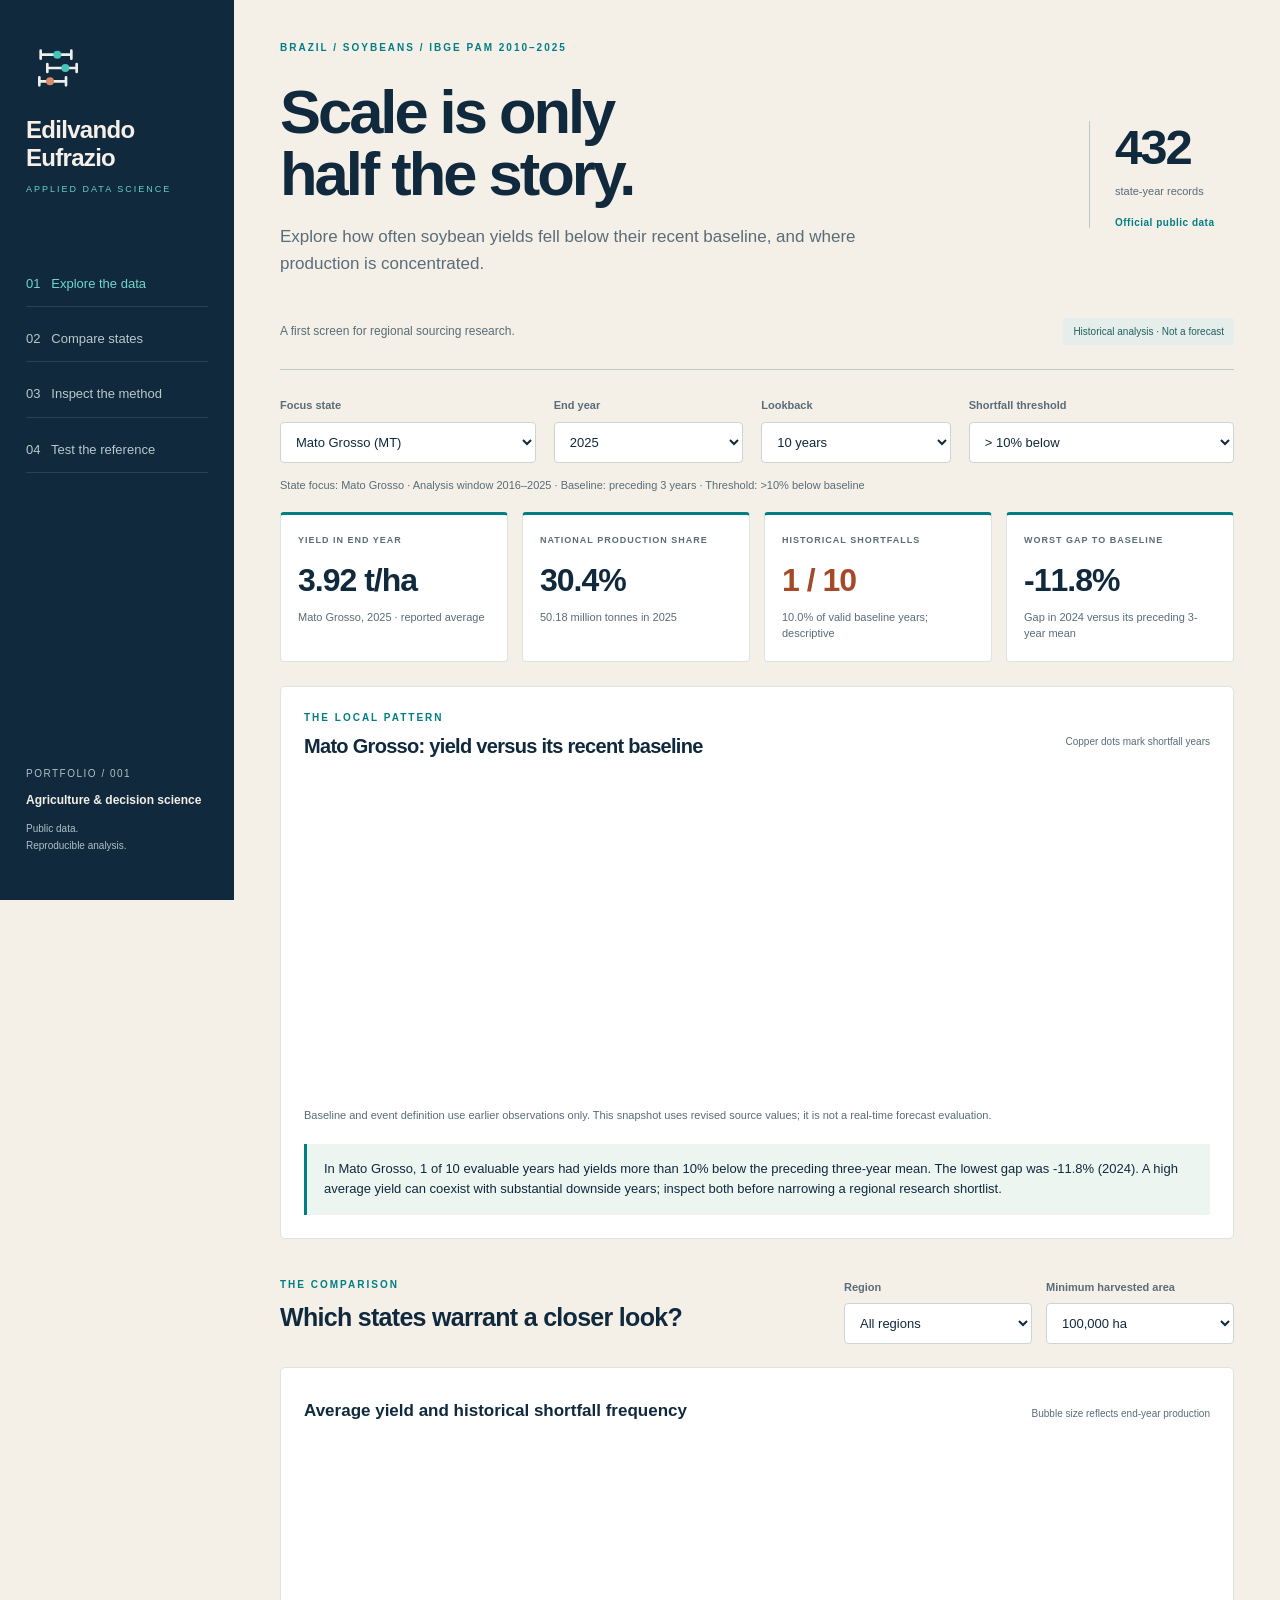
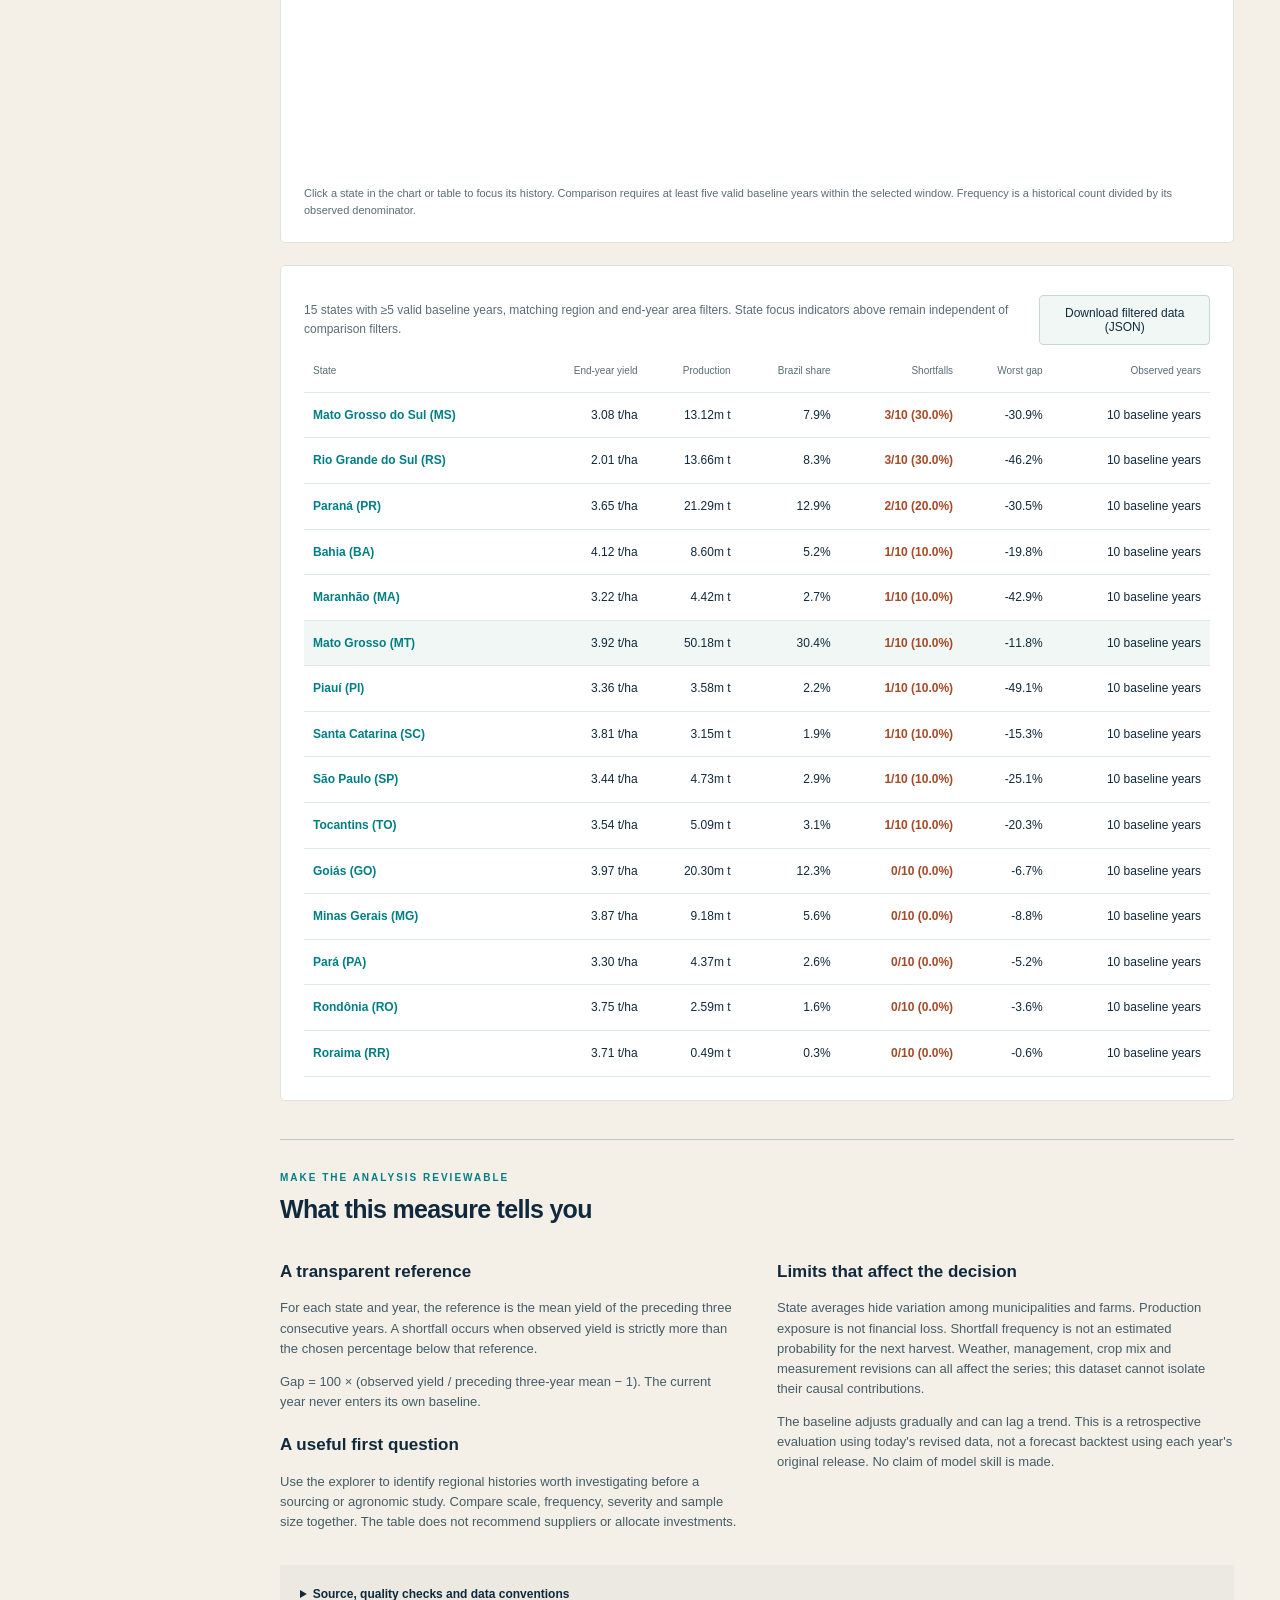
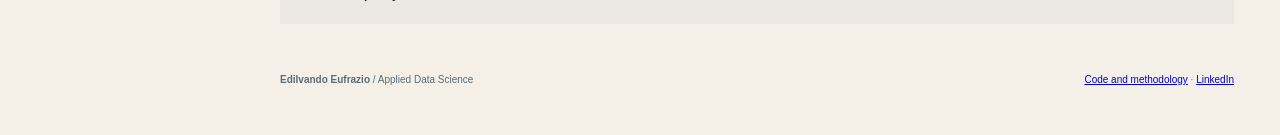
<file: docs/index.html>
<!doctype html><html lang="en"><head><meta charset="utf-8"><meta name="viewport" content="width=device-width,initial-scale=1"><meta name="description" content="Explore Brazilian soybean yield shortfalls using official IBGE data, transparent SQL baselines and reproducible validation."><title>Crop Yield Risk Explorer — Edilvando Eufrazio</title><meta property="og:type" content="website"><meta property="og:title" content="Crop Yield Risk Explorer — Edilvando Eufrazio"><meta property="og:description" content="Explore Brazilian soybean production and historical yield shortfalls using official IBGE data and reproducible Python/SQL."><meta property="og:url" content="https://edilvandopereira-dot.github.io/crop-yield-risk-explorer/"><meta property="og:image" content="https://edilvandopereira-dot.github.io/crop-yield-risk-explorer/social-preview.png"><meta name="twitter:card" content="summary_large_image"><link rel="icon" href="favicon.svg" type="image/svg+xml"><style>:root{--ink:#10293D;--teal:#007E84;--paper:#F4F0E8;--copper:#C26642;--muted:#596C77;--line:#DCE2DF;--white:#FFF;--soft:#E9F2EF}*{box-sizing:border-box}html{scroll-behavior:smooth;scroll-padding-top:25px}body{margin:0;color:var(--ink);background:var(--paper);font:16px/1.55 Arial,Helvetica,sans-serif}.shell{display:grid;grid-template-columns:234px minmax(0,1fr)}.rail{height:100vh;position:sticky;top:0;background:#10293D;color:var(--paper);padding:36px 26px;display:flex;flex-direction:column}.brandmark{width:64px;height:64px}.brandname{font-size:24px;font-weight:700;letter-spacing:-.7px;line-height:1.15;margin-top:16px}.brandrole{font-size:9px;letter-spacing:2px;color:#69D0C8;margin-top:12px}.rail nav{display:flex;flex-direction:column;gap:10px;margin-top:65px}.rail nav a{color:#B9C9CB;text-decoration:none;font-size:13px;padding:12px 0;border-bottom:1px solid #294354}.rail nav a:hover,.rail nav a.active{color:#71D6CD}.railnote{margin-top:auto;font-size:10px;letter-spacing:1.5px;color:#AFC1C5}.railnote strong{display:block;font-size:12px;letter-spacing:0;margin-top:10px;color:#F4F0E8}.railnote p{letter-spacing:0;line-height:1.7}main{max-width:1420px;width:100%;padding:40px 46px 20px}header{border-bottom:1px solid #BBCAC9;padding-bottom:24px}.eyebrow{font-size:10px;letter-spacing:2px;font-weight:700;color:var(--teal)}h1{font-size:clamp(40px,4.8vw,74px);line-height:1.01;letter-spacing:-3px;margin:25px 0 18px}h2{font-size:25px;letter-spacing:-.7px;line-height:1.2;margin:9px 0 15px}h3{font-size:17px;margin:7px 0 12px}.hero{display:flex;justify-content:space-between;gap:30px;align-items:center}.lede{max-width:590px;font-size:17px;color:var(--muted);line-height:1.6}.stamp{min-width:145px;width:145px;border-left:1px solid #B9C8C6;padding-left:25px;font-size:49px;font-weight:700;line-height:1.1;letter-spacing:-2px}.stamp span{display:block;font-size:11px;line-height:1.5;letter-spacing:0;margin-top:8px;font-weight:400;color:var(--muted)}.stamp b{display:block;font-size:10px;letter-spacing:.5px;color:var(--teal);margin-top:18px}.introline{display:flex;justify-content:space-between;gap:15px;align-items:center;margin-top:24px;font-size:12px;color:var(--muted)}.pill{display:inline-block;background:#E5EEEA;color:#235F61;padding:6px 10px;font-size:10px;border-radius:3px;white-space:nowrap}.controls{display:grid;grid-template-columns:1.35fr 1fr 1fr 1.4fr;gap:18px;margin-top:27px}.control label{display:block;font-size:11px;font-weight:700;margin-bottom:7px;color:var(--muted)}select{width:100%;padding:11px 30px 11px 11px;background:white;border:1px solid #CBD6D2;color:var(--ink);font:13px Arial;border-radius:4px}select:focus,button:focus-visible,a:focus-visible{outline:3px solid #54B9B3;outline-offset:3px}.period{font-size:11px;color:var(--muted);margin:14px 0 18px}.kpis{display:grid;grid-template-columns:repeat(4,minmax(0,1fr));gap:14px;margin-bottom:24px}.kpis article{background:white;padding:19px 17px;border:1px solid #DDE4DF;border-top:3px solid var(--teal);border-radius:4px}.label{font-size:9px;letter-spacing:1px;color:var(--muted);font-weight:700;min-height:27px}.number{font-size:32px;font-weight:700;line-height:1.2;letter-spacing:-1px;font-variant-numeric:tabular-nums}.caption{font-size:11px;color:var(--muted);margin-top:10px;line-height:1.5}.copper{color:#A54A28}.chartcard,.tablecard{background:white;border:1px solid #DDE4DF;border-radius:5px;padding:23px;margin-bottom:22px}.charthead,.sectionhead{display:flex;justify-content:space-between;gap:18px;align-items:center}.charthead h2{font-size:20px}.legendnote{font-size:10px;color:var(--muted);max-width:200px;text-align:right}.chart{height:315px;position:relative;margin-top:18px}.chart.tall{height:300px}.chartnote{font-size:11px;color:var(--muted);margin:16px 0 0}.insight{padding:15px 17px;background:#EDF5F1;border-left:3px solid var(--teal);font-size:13px;margin-top:19px;line-height:1.6}.sectionhead{margin:38px 0 20px}.comparecontrols{display:flex;gap:14px;min-width:390px}.comparecontrols .control{flex:1}.tablehead{display:flex;gap:20px;justify-content:space-between;align-items:center}.tablehead p{font-size:12px;color:var(--muted)}button{cursor:pointer;font:12px Arial;background:#F1F7F4;color:var(--ink);padding:10px 12px;border:1px solid #C5D6CF;border-radius:4px}button:hover{background:#DCEFE8}.scroll{overflow-x:auto}table{width:100%;border-collapse:collapse;font-size:12px;font-variant-numeric:tabular-nums}th,td{padding:13px 9px;border-bottom:1px solid #E1E8E2;text-align:right;white-space:nowrap}th:first-child,td:first-child{text-align:left}th{color:var(--muted);font-size:10px;font-weight:400}th button{padding:0;border:0;background:none;color:inherit;font-size:10px}td button{padding:0;background:none;border:0;color:var(--teal);font-weight:700}.selected td{background:#F0F7F4}.freq{font-weight:700;color:#A54A28}.method{border-top:1px solid #B9C8C6;padding-top:30px;margin-top:38px}.methodgrid{display:grid;grid-template-columns:1fr 1fr;gap:40px;font-size:13px;color:#435D68}.methodgrid h3{color:var(--ink);margin-top:20px}.method details{margin-top:20px;background:#EBE9E1;padding:20px;font-size:12px;color:#435D68}.method summary{cursor:pointer;color:var(--ink);font-weight:700}.method a{color:var(--teal)}footer{display:flex;justify-content:space-between;gap:20px;font-size:10px;color:var(--muted);padding:28px 0;margin-top:20px}.skip{position:absolute;left:-999px}.skip:focus{left:20px;top:20px;background:white;padding:10px;z-index:100}.empty{padding:22px;color:var(--muted)}@media(min-width:1500px){main{padding:48px 65px}}@media(max-width:1100px){.shell{grid-template-columns:190px minmax(0,1fr)}.rail{padding:28px 20px}main{padding:30px}.stamp{display:none}.sectionhead{display:block}.comparecontrols{margin-top:18px;min-width:0}.kpis{gap:10px}.kpis article{padding:15px 12px}.number{font-size:27px}}@media(max-width:760px){.shell{display:block}.rail{position:static;height:auto;display:flex;flex-direction:row;align-items:center;gap:12px;padding:16px 20px}.brandmark{width:45px;height:45px}.brandname{font-size:17px;margin:0}.brandrole{margin:0 0 0 auto;font-size:8px;max-width:95px}.rail nav,.railnote{display:none}main{padding:28px 19px}h1{font-size:49px;letter-spacing:-2px}.hero{display:block}.introline{display:block}.pill{margin-top:12px}.controls{grid-template-columns:1fr 1fr;gap:13px}.kpis{grid-template-columns:1fr 1fr;gap:10px}.label{min-height:17px}.number{font-size:29px}.chartcard,.tablecard{padding:16px}.charthead{display:block}.legendnote{display:block;text-align:left;max-width:none;margin-top:8px}.chart{height:295px}.methodgrid{grid-template-columns:1fr;gap:0}.tablehead{display:block}.tablehead button{margin-bottom:15px}footer{display:block;font-size:10px}footer span{display:block;margin-top:8px}}@media print{.rail,.controls,.comparecontrols,.tablehead button{display:none}.shell{display:block}main{padding:10px}.chartcard{break-inside:avoid}.method details{display:block}}
</style></head><body><a class="skip" href="#explore">Skip to analysis</a><div class="shell"><aside class="rail"><div class="brandmark" aria-hidden="true"><svg viewBox="0 0 96 96"><rect width="96" height="96" rx="24" fill="#10293D"/><g stroke="#EDEFEA" stroke-width="4" stroke-linecap="round"><path d="M22 28H68M22 22V34M68 22V34M32 48H76M32 42V54M76 42V54M20 68H60M20 62V74M60 62V74"/></g><g fill="#45C4BB"><circle cx="47" cy="28" r="6"/><circle cx="59" cy="48" r="6"/></g><circle cx="36" cy="68" r="6" fill="#D78D65"/></svg></div><div class="brandname">Edilvando<br>Eufrazio</div><div class="brandrole">APPLIED DATA SCIENCE</div><nav><a href="#explore" class="active">01 &nbsp; Explore the data</a><a href="#compare">02 &nbsp; Compare states</a><a href="#method">03 &nbsp; Inspect the method</a><a href="sensitivity.html">04 &nbsp; Test the reference</a></nav><div class="railnote">PORTFOLIO / 001<br><strong>Agriculture &amp; decision science</strong><p>Public data.<br>Reproducible analysis.</p></div></aside><main><header><div class="eyebrow">BRAZIL / SOYBEANS / IBGE PAM 2010–2025</div><div class="hero"><div><h1>Scale is only<br>half the story.</h1><p class="lede">Explore how often soybean yields fell below their recent baseline, and where production is concentrated.</p></div><div class="stamp">432<span>state-year records</span><b>Official public data</b></div></div><div class="introline"><span>A first screen for regional sourcing research.</span><span class="pill">Historical analysis · Not a forecast</span></div></header><section class="controls" id="explore" aria-label="Analysis controls"><div class="control"><label for="state">Focus state</label><select id="state"></select></div><div class="control"><label for="endYear">End year</label><select id="endYear"></select></div><div class="control"><label for="window">Lookback</label><select id="window"><option value="10" selected>10 years</option><option value="5">5 years</option><option value="13">13 years</option></select></div><div class="control"><label for="threshold">Shortfall threshold</label><select id="threshold"><option value="5">&gt; 5% below</option><option value="10" selected>&gt; 10% below</option><option value="15">&gt; 15% below</option><option value="20">&gt; 20% below</option></select></div></section><div class="period" id="period"></div><section class="kpis" aria-label="Selected state indicators"><article><div class="label">YIELD IN END YEAR</div><div class="number" id="yield"></div><div class="caption" id="yieldNote"></div></article><article><div class="label">NATIONAL PRODUCTION SHARE</div><div class="number" id="share"></div><div class="caption" id="productionNote"></div></article><article><div class="label">HISTORICAL SHORTFALLS</div><div class="number copper" id="frequency"></div><div class="caption" id="frequencyNote"></div></article><article><div class="label">WORST GAP TO BASELINE</div><div class="number" id="worst"></div><div class="caption" id="worstNote"></div></article></section><section class="chartcard"><div class="charthead"><div><div class="eyebrow">THE LOCAL PATTERN</div><h2 id="trendTitle">Yield and the preceding three-year mean</h2></div><span class="legendnote">Copper dots mark shortfall years</span></div><div class="chart tall"><canvas id="trend" aria-label="Selected state yield and historical baseline" role="img"></canvas></div><p class="chartnote" id="trendNote"></p><div class="insight" id="insight" aria-live="polite"></div></section><section id="compare"><div class="sectionhead"><div><div class="eyebrow">THE COMPARISON</div><h2>Which states warrant a closer look?</h2></div><div class="comparecontrols"><div class="control"><label for="region">Region</label><select id="region"><option value="all">All regions</option><option>Central-West</option><option>South</option><option>Southeast</option><option>Northeast</option><option>North</option></select></div><div class="control"><label for="minArea">Minimum harvested area</label><select id="minArea"><option value="0">Any positive area</option><option value="100000" selected>100,000 ha</option><option value="500000">500,000 ha</option><option value="1000000">1 million ha</option></select></div></div></div><div class="chartcard"><div class="charthead"><h3>Average yield and historical shortfall frequency</h3><span class="legendnote">Bubble size reflects end-year production</span></div><div class="chart"><canvas id="scatter" aria-label="States by average yield and shortfall frequency" role="img"></canvas></div><p class="chartnote">Click a state in the chart or table to focus its history. Comparison requires at least five valid baseline years within the selected window. Frequency is a historical count divided by its observed denominator.</p></div><div class="tablecard"><div class="tablehead"><p id="tableCaption"></p><button id="download">Download filtered data (JSON)</button></div><div class="scroll"><table><thead><tr><th><button data-sort="state">State</button></th><th><button data-sort="yield">End-year yield</button></th><th><button data-sort="production">Production</button></th><th><button data-sort="share">Brazil share</button></th><th><button data-sort="frequency">Shortfalls</button></th><th><button data-sort="worst">Worst gap</button></th><th>Observed years</th></tr></thead><tbody id="rows"></tbody></table></div></div></section><section class="method" id="method"><div class="eyebrow">MAKE THE ANALYSIS REVIEWABLE</div><h2>What this measure tells you</h2><div class="methodgrid"><div><h3>A transparent reference</h3><p>For each state and year, the reference is the mean yield of the preceding three consecutive years. A shortfall occurs when observed yield is strictly more than the chosen percentage below that reference.</p><p>Gap = 100 × (observed yield / preceding three-year mean − 1). The current year never enters its own baseline.</p><h3>A useful first question</h3><p>Use the explorer to identify regional histories worth investigating before a sourcing or agronomic study. Compare scale, frequency, severity and sample size together. The table does not recommend suppliers or allocate investments.</p></div><div><h3>Limits that affect the decision</h3><p>State averages hide variation among municipalities and farms. Production exposure is not financial loss. Shortfall frequency is not an estimated probability for the next harvest. Weather, management, crop mix and measurement revisions can all affect the series; this dataset cannot isolate their causal contributions.</p><p>The baseline adjusts gradually and can lag a trend. This is a retrospective evaluation using today's revised data, not a forecast backtest using each year's original release. No claim of model skill is made.</p></div></div><details><summary>Source, quality checks and data conventions</summary><p>Source: IBGE Municipal Agricultural Production (PAM), SIDRA table 1612, category 2713 (soybeans, grain), annual data, Brazil and 27 states, 2010–2025. Yield is reported in kg/ha and displayed in t/ha. Production is in tonnes; areas are in hectares.</p><p>The pipeline checks source hashes, unique state-year-variable keys, the complete grid, state sums against the national totals, and yield against production/harvested area with a 2 kg/ha rounding tolerance. The source values are retained alongside the transformed values.</p><p>SIDRA “-” denotes absolute zero. “...” means unavailable, “..” not applicable and “X” withheld. A yield with no harvested area is undefined and is excluded, not imputed. A rolling baseline requires three observed consecutive years.</p><p id="sourceDate"></p><p><a href="https://sidra.ibge.gov.br/tabela/1612" target="_blank" rel="noopener">Open the IBGE source table</a> · <a href="https://servicodados.ibge.gov.br/api/docs/agregados?versao=3" target="_blank" rel="noopener">API documentation</a></p><p>Independent personal portfolio project by Edilvando Eufrazio. Built with AI-assisted implementation and manual analytical review. No institutional endorsement or nonpublic research data is implied.</p></details></section><footer><span><strong>Edilvando Eufrazio</strong> / Applied Data Science</span><span><a href="https://github.com/edilvandopereira-dot/crop-yield-risk-explorer" target="_blank" rel="noopener">Code and methodology</a> · <a href="https://www.linkedin.com/in/edilvando-eufrazio-49b63417/" target="_blank" rel="noopener">LinkedIn</a></span></footer></main></div><script>/*!
 * Chart.js v4.5.1
 * https://www.chartjs.org
 * (c) 2025 Chart.js Contributors
 * Released under the MIT License
 */
!function(t,e){"object"==typeof exports&&"undefined"!=typeof module?module.exports=e():"function"==typeof define&&define.amd?define(e):(t="undefined"!=typeof globalThis?globalThis:t||self).Chart=e()}(this,(function(){"use strict";var t=Object.freeze({__proto__:null,get Colors(){return Jo},get Decimation(){return ta},get Filler(){return ba},get Legend(){return Ma},get SubTitle(){return Pa},get Title(){return ka},get Tooltip(){return Na}});function e(){}const i=(()=>{let t=0;return()=>t++})();function s(t){return null==t}function n(t){if(Array.isArray&&Array.isArray(t))return!0;const e=Object.prototype.toString.call(t);return"[object"===e.slice(0,7)&&"Array]"===e.slice(-6)}function o(t){return null!==t&&"[object Object]"===Object.prototype.toString.call(t)}function a(t){return("number"==typeof t||t instanceof Number)&&isFinite(+t)}function r(t,e){return a(t)?t:e}function l(t,e){return void 0===t?e:t}const h=(t,e)=>"string"==typeof t&&t.endsWith("%")?parseFloat(t)/100:+t/e,c=(t,e)=>"string"==typeof t&&t.endsWith("%")?parseFloat(t)/100*e:+t;function d(t,e,i){if(t&&"function"==typeof t.call)return t.apply(i,e)}function u(t,e,i,s){let a,r,l;if(n(t))if(r=t.length,s)for(a=r-1;a>=0;a--)e.call(i,t[a],a);else for(a=0;a<r;a++)e.call(i,t[a],a);else if(o(t))for(l=Object.keys(t),r=l.length,a=0;a<r;a++)e.call(i,t[l[a]],l[a])}function f(t,e){let i,s,n,o;if(!t||!e||t.length!==e.length)return!1;for(i=0,s=t.length;i<s;++i)if(n=t[i],o=e[i],n.datasetIndex!==o.datasetIndex||n.index!==o.index)return!1;return!0}function g(t){if(n(t))return t.map(g);if(o(t)){const e=Object.create(null),i=Object.keys(t),s=i.length;let n=0;for(;n<s;++n)e[i[n]]=g(t[i[n]]);return e}return t}function p(t){return-1===["__proto__","prototype","constructor"].indexOf(t)}function m(t,e,i,s){if(!p(t))return;const n=e[t],a=i[t];o(n)&&o(a)?x(n,a,s):e[t]=g(a)}function x(t,e,i){const s=n(e)?e:[e],a=s.length;if(!o(t))return t;const r=(i=i||{}).merger||m;let l;for(let e=0;e<a;++e){if(l=s[e],!o(l))continue;const n=Object.keys(l);for(let e=0,s=n.length;e<s;++e)r(n[e],t,l,i)}return t}function b(t,e){return x(t,e,{merger:_})}function _(t,e,i){if(!p(t))return;const s=e[t],n=i[t];o(s)&&o(n)?b(s,n):Object.prototype.hasOwnProperty.call(e,t)||(e[t]=g(n))}const y={"":t=>t,x:t=>t.x,y:t=>t.y};function v(t){const e=t.split("."),i=[];let s="";for(const t of e)s+=t,s.endsWith("\\")?s=s.slice(0,-1)+".":(i.push(s),s="");return i}function M(t,e){const i=y[e]||(y[e]=function(t){const e=v(t);return t=>{for(const i of e){if(""===i)break;t=t&&t[i]}return t}}(e));return i(t)}function w(t){return t.charAt(0).toUpperCase()+t.slice(1)}const k=t=>void 0!==t,S=t=>"function"==typeof t,P=(t,e)=>{if(t.size!==e.size)return!1;for(const i of t)if(!e.has(i))return!1;return!0};function D(t){return"mouseup"===t.type||"click"===t.type||"contextmenu"===t.type}const C=Math.PI,O=2*C,A=O+C,T=Number.POSITIVE_INFINITY,L=C/180,E=C/2,R=C/4,I=2*C/3,z=Math.log10,F=Math.sign;function V(t,e,i){return Math.abs(t-e)<i}function B(t){const e=Math.round(t);t=V(t,e,t/1e3)?e:t;const i=Math.pow(10,Math.floor(z(t))),s=t/i;return(s<=1?1:s<=2?2:s<=5?5:10)*i}function W(t){const e=[],i=Math.sqrt(t);let s;for(s=1;s<i;s++)t%s==0&&(e.push(s),e.push(t/s));return i===(0|i)&&e.push(i),e.sort(((t,e)=>t-e)).pop(),e}function N(t){return!function(t){return"symbol"==typeof t||"object"==typeof t&&null!==t&&!(Symbol.toPrimitive in t||"toString"in t||"valueOf"in t)}(t)&&!isNaN(parseFloat(t))&&isFinite(t)}function H(t,e){const i=Math.round(t);return i-e<=t&&i+e>=t}function j(t,e,i){let s,n,o;for(s=0,n=t.length;s<n;s++)o=t[s][i],isNaN(o)||(e.min=Math.min(e.min,o),e.max=Math.max(e.max,o))}function $(t){return t*(C/180)}function Y(t){return t*(180/C)}function U(t){if(!a(t))return;let e=1,i=0;for(;Math.round(t*e)/e!==t;)e*=10,i++;return i}function X(t,e){const i=e.x-t.x,s=e.y-t.y,n=Math.sqrt(i*i+s*s);let o=Math.atan2(s,i);return o<-.5*C&&(o+=O),{angle:o,distance:n}}function q(t,e){return Math.sqrt(Math.pow(e.x-t.x,2)+Math.pow(e.y-t.y,2))}function K(t,e){return(t-e+A)%O-C}function G(t){return(t%O+O)%O}function J(t,e,i,s){const n=G(t),o=G(e),a=G(i),r=G(o-n),l=G(a-n),h=G(n-o),c=G(n-a);return n===o||n===a||s&&o===a||r>l&&h<c}function Z(t,e,i){return Math.max(e,Math.min(i,t))}function Q(t){return Z(t,-32768,32767)}function tt(t,e,i,s=1e-6){return t>=Math.min(e,i)-s&&t<=Math.max(e,i)+s}function et(t,e,i){i=i||(i=>t[i]<e);let s,n=t.length-1,o=0;for(;n-o>1;)s=o+n>>1,i(s)?o=s:n=s;return{lo:o,hi:n}}const it=(t,e,i,s)=>et(t,i,s?s=>{const n=t[s][e];return n<i||n===i&&t[s+1][e]===i}:s=>t[s][e]<i),st=(t,e,i)=>et(t,i,(s=>t[s][e]>=i));function nt(t,e,i){let s=0,n=t.length;for(;s<n&&t[s]<e;)s++;for(;n>s&&t[n-1]>i;)n--;return s>0||n<t.length?t.slice(s,n):t}const ot=["push","pop","shift","splice","unshift"];function at(t,e){t._chartjs?t._chartjs.listeners.push(e):(Object.defineProperty(t,"_chartjs",{configurable:!0,enumerable:!1,value:{listeners:[e]}}),ot.forEach((e=>{const i="_onData"+w(e),s=t[e];Object.defineProperty(t,e,{configurable:!0,enumerable:!1,value(...e){const n=s.apply(this,e);return t._chartjs.listeners.forEach((t=>{"function"==typeof t[i]&&t[i](...e)})),n}})})))}function rt(t,e){const i=t._chartjs;if(!i)return;const s=i.listeners,n=s.indexOf(e);-1!==n&&s.splice(n,1),s.length>0||(ot.forEach((e=>{delete t[e]})),delete t._chartjs)}function lt(t){const e=new Set(t);return e.size===t.length?t:Array.from(e)}const ht="undefined"==typeof window?function(t){return t()}:window.requestAnimationFrame;function ct(t,e){let i=[],s=!1;return function(...n){i=n,s||(s=!0,ht.call(window,(()=>{s=!1,t.apply(e,i)})))}}function dt(t,e){let i;return function(...s){return e?(clearTimeout(i),i=setTimeout(t,e,s)):t.apply(this,s),e}}const ut=t=>"start"===t?"left":"end"===t?"right":"center",ft=(t,e,i)=>"start"===t?e:"end"===t?i:(e+i)/2,gt=(t,e,i,s)=>t===(s?"left":"right")?i:"center"===t?(e+i)/2:e;function pt(t,e,i){const n=e.length;let o=0,a=n;if(t._sorted){const{iScale:r,vScale:l,_parsed:h}=t,c=t.dataset&&t.dataset.options?t.dataset.options.spanGaps:null,d=r.axis,{min:u,max:f,minDefined:g,maxDefined:p}=r.getUserBounds();if(g){if(o=Math.min(it(h,d,u).lo,i?n:it(e,d,r.getPixelForValue(u)).lo),c){const t=h.slice(0,o+1).reverse().findIndex((t=>!s(t[l.axis])));o-=Math.max(0,t)}o=Z(o,0,n-1)}if(p){let t=Math.max(it(h,r.axis,f,!0).hi+1,i?0:it(e,d,r.getPixelForValue(f),!0).hi+1);if(c){const e=h.slice(t-1).findIndex((t=>!s(t[l.axis])));t+=Math.max(0,e)}a=Z(t,o,n)-o}else a=n-o}return{start:o,count:a}}function mt(t){const{xScale:e,yScale:i,_scaleRanges:s}=t,n={xmin:e.min,xmax:e.max,ymin:i.min,ymax:i.max};if(!s)return t._scaleRanges=n,!0;const o=s.xmin!==e.min||s.xmax!==e.max||s.ymin!==i.min||s.ymax!==i.max;return Object.assign(s,n),o}class xt{constructor(){this._request=null,this._charts=new Map,this._running=!1,this._lastDate=void 0}_notify(t,e,i,s){const n=e.listeners[s],o=e.duration;n.forEach((s=>s({chart:t,initial:e.initial,numSteps:o,currentStep:Math.min(i-e.start,o)})))}_refresh(){this._request||(this._running=!0,this._request=ht.call(window,(()=>{this._update(),this._request=null,this._running&&this._refresh()})))}_update(t=Date.now()){let e=0;this._charts.forEach(((i,s)=>{if(!i.running||!i.items.length)return;const n=i.items;let o,a=n.length-1,r=!1;for(;a>=0;--a)o=n[a],o._active?(o._total>i.duration&&(i.duration=o._total),o.tick(t),r=!0):(n[a]=n[n.length-1],n.pop());r&&(s.draw(),this._notify(s,i,t,"progress")),n.length||(i.running=!1,this._notify(s,i,t,"complete"),i.initial=!1),e+=n.length})),this._lastDate=t,0===e&&(this._running=!1)}_getAnims(t){const e=this._charts;let i=e.get(t);return i||(i={running:!1,initial:!0,items:[],listeners:{complete:[],progress:[]}},e.set(t,i)),i}listen(t,e,i){this._getAnims(t).listeners[e].push(i)}add(t,e){e&&e.length&&this._getAnims(t).items.push(...e)}has(t){return this._getAnims(t).items.length>0}start(t){const e=this._charts.get(t);e&&(e.running=!0,e.start=Date.now(),e.duration=e.items.reduce(((t,e)=>Math.max(t,e._duration)),0),this._refresh())}running(t){if(!this._running)return!1;const e=this._charts.get(t);return!!(e&&e.running&&e.items.length)}stop(t){const e=this._charts.get(t);if(!e||!e.items.length)return;const i=e.items;let s=i.length-1;for(;s>=0;--s)i[s].cancel();e.items=[],this._notify(t,e,Date.now(),"complete")}remove(t){return this._charts.delete(t)}}var bt=new xt;
/*!
 * @kurkle/color v0.3.2
 * https://github.com/kurkle/color#readme
 * (c) 2023 Jukka Kurkela
 * Released under the MIT License
 */function _t(t){return t+.5|0}const yt=(t,e,i)=>Math.max(Math.min(t,i),e);function vt(t){return yt(_t(2.55*t),0,255)}function Mt(t){return yt(_t(255*t),0,255)}function wt(t){return yt(_t(t/2.55)/100,0,1)}function kt(t){return yt(_t(100*t),0,100)}const St={0:0,1:1,2:2,3:3,4:4,5:5,6:6,7:7,8:8,9:9,A:10,B:11,C:12,D:13,E:14,F:15,a:10,b:11,c:12,d:13,e:14,f:15},Pt=[..."0123456789ABCDEF"],Dt=t=>Pt[15&t],Ct=t=>Pt[(240&t)>>4]+Pt[15&t],Ot=t=>(240&t)>>4==(15&t);function At(t){var e=(t=>Ot(t.r)&&Ot(t.g)&&Ot(t.b)&&Ot(t.a))(t)?Dt:Ct;return t?"#"+e(t.r)+e(t.g)+e(t.b)+((t,e)=>t<255?e(t):"")(t.a,e):void 0}const Tt=/^(hsla?|hwb|hsv)\(\s*([-+.e\d]+)(?:deg)?[\s,]+([-+.e\d]+)%[\s,]+([-+.e\d]+)%(?:[\s,]+([-+.e\d]+)(%)?)?\s*\)$/;function Lt(t,e,i){const s=e*Math.min(i,1-i),n=(e,n=(e+t/30)%12)=>i-s*Math.max(Math.min(n-3,9-n,1),-1);return[n(0),n(8),n(4)]}function Et(t,e,i){const s=(s,n=(s+t/60)%6)=>i-i*e*Math.max(Math.min(n,4-n,1),0);return[s(5),s(3),s(1)]}function Rt(t,e,i){const s=Lt(t,1,.5);let n;for(e+i>1&&(n=1/(e+i),e*=n,i*=n),n=0;n<3;n++)s[n]*=1-e-i,s[n]+=e;return s}function It(t){const e=t.r/255,i=t.g/255,s=t.b/255,n=Math.max(e,i,s),o=Math.min(e,i,s),a=(n+o)/2;let r,l,h;return n!==o&&(h=n-o,l=a>.5?h/(2-n-o):h/(n+o),r=function(t,e,i,s,n){return t===n?(e-i)/s+(e<i?6:0):e===n?(i-t)/s+2:(t-e)/s+4}(e,i,s,h,n),r=60*r+.5),[0|r,l||0,a]}function zt(t,e,i,s){return(Array.isArray(e)?t(e[0],e[1],e[2]):t(e,i,s)).map(Mt)}function Ft(t,e,i){return zt(Lt,t,e,i)}function Vt(t){return(t%360+360)%360}function Bt(t){const e=Tt.exec(t);let i,s=255;if(!e)return;e[5]!==i&&(s=e[6]?vt(+e[5]):Mt(+e[5]));const n=Vt(+e[2]),o=+e[3]/100,a=+e[4]/100;return i="hwb"===e[1]?function(t,e,i){return zt(Rt,t,e,i)}(n,o,a):"hsv"===e[1]?function(t,e,i){return zt(Et,t,e,i)}(n,o,a):Ft(n,o,a),{r:i[0],g:i[1],b:i[2],a:s}}const Wt={x:"dark",Z:"light",Y:"re",X:"blu",W:"gr",V:"medium",U:"slate",A:"ee",T:"ol",S:"or",B:"ra",C:"lateg",D:"ights",R:"in",Q:"turquois",E:"hi",P:"ro",O:"al",N:"le",M:"de",L:"yello",F:"en",K:"ch",G:"arks",H:"ea",I:"ightg",J:"wh"},Nt={OiceXe:"f0f8ff",antiquewEte:"faebd7",aqua:"ffff",aquamarRe:"7fffd4",azuY:"f0ffff",beige:"f5f5dc",bisque:"ffe4c4",black:"0",blanKedOmond:"ffebcd",Xe:"ff",XeviTet:"8a2be2",bPwn:"a52a2a",burlywood:"deb887",caMtXe:"5f9ea0",KartYuse:"7fff00",KocTate:"d2691e",cSO:"ff7f50",cSnflowerXe:"6495ed",cSnsilk:"fff8dc",crimson:"dc143c",cyan:"ffff",xXe:"8b",xcyan:"8b8b",xgTMnPd:"b8860b",xWay:"a9a9a9",xgYF:"6400",xgYy:"a9a9a9",xkhaki:"bdb76b",xmagFta:"8b008b",xTivegYF:"556b2f",xSange:"ff8c00",xScEd:"9932cc",xYd:"8b0000",xsOmon:"e9967a",xsHgYF:"8fbc8f",xUXe:"483d8b",xUWay:"2f4f4f",xUgYy:"2f4f4f",xQe:"ced1",xviTet:"9400d3",dAppRk:"ff1493",dApskyXe:"bfff",dimWay:"696969",dimgYy:"696969",dodgerXe:"1e90ff",fiYbrick:"b22222",flSOwEte:"fffaf0",foYstWAn:"228b22",fuKsia:"ff00ff",gaRsbSo:"dcdcdc",ghostwEte:"f8f8ff",gTd:"ffd700",gTMnPd:"daa520",Way:"808080",gYF:"8000",gYFLw:"adff2f",gYy:"808080",honeyMw:"f0fff0",hotpRk:"ff69b4",RdianYd:"cd5c5c",Rdigo:"4b0082",ivSy:"fffff0",khaki:"f0e68c",lavFMr:"e6e6fa",lavFMrXsh:"fff0f5",lawngYF:"7cfc00",NmoncEffon:"fffacd",ZXe:"add8e6",ZcSO:"f08080",Zcyan:"e0ffff",ZgTMnPdLw:"fafad2",ZWay:"d3d3d3",ZgYF:"90ee90",ZgYy:"d3d3d3",ZpRk:"ffb6c1",ZsOmon:"ffa07a",ZsHgYF:"20b2aa",ZskyXe:"87cefa",ZUWay:"778899",ZUgYy:"778899",ZstAlXe:"b0c4de",ZLw:"ffffe0",lime:"ff00",limegYF:"32cd32",lRF:"faf0e6",magFta:"ff00ff",maPon:"800000",VaquamarRe:"66cdaa",VXe:"cd",VScEd:"ba55d3",VpurpN:"9370db",VsHgYF:"3cb371",VUXe:"7b68ee",VsprRggYF:"fa9a",VQe:"48d1cc",VviTetYd:"c71585",midnightXe:"191970",mRtcYam:"f5fffa",mistyPse:"ffe4e1",moccasR:"ffe4b5",navajowEte:"ffdead",navy:"80",Tdlace:"fdf5e6",Tive:"808000",TivedBb:"6b8e23",Sange:"ffa500",SangeYd:"ff4500",ScEd:"da70d6",pOegTMnPd:"eee8aa",pOegYF:"98fb98",pOeQe:"afeeee",pOeviTetYd:"db7093",papayawEp:"ffefd5",pHKpuff:"ffdab9",peru:"cd853f",pRk:"ffc0cb",plum:"dda0dd",powMrXe:"b0e0e6",purpN:"800080",YbeccapurpN:"663399",Yd:"ff0000",Psybrown:"bc8f8f",PyOXe:"4169e1",saddNbPwn:"8b4513",sOmon:"fa8072",sandybPwn:"f4a460",sHgYF:"2e8b57",sHshell:"fff5ee",siFna:"a0522d",silver:"c0c0c0",skyXe:"87ceeb",UXe:"6a5acd",UWay:"708090",UgYy:"708090",snow:"fffafa",sprRggYF:"ff7f",stAlXe:"4682b4",tan:"d2b48c",teO:"8080",tEstN:"d8bfd8",tomato:"ff6347",Qe:"40e0d0",viTet:"ee82ee",JHt:"f5deb3",wEte:"ffffff",wEtesmoke:"f5f5f5",Lw:"ffff00",LwgYF:"9acd32"};let Ht;function jt(t){Ht||(Ht=function(){const t={},e=Object.keys(Nt),i=Object.keys(Wt);let s,n,o,a,r;for(s=0;s<e.length;s++){for(a=r=e[s],n=0;n<i.length;n++)o=i[n],r=r.replace(o,Wt[o]);o=parseInt(Nt[a],16),t[r]=[o>>16&255,o>>8&255,255&o]}return t}(),Ht.transparent=[0,0,0,0]);const e=Ht[t.toLowerCase()];return e&&{r:e[0],g:e[1],b:e[2],a:4===e.length?e[3]:255}}const $t=/^rgba?\(\s*([-+.\d]+)(%)?[\s,]+([-+.e\d]+)(%)?[\s,]+([-+.e\d]+)(%)?(?:[\s,/]+([-+.e\d]+)(%)?)?\s*\)$/;const Yt=t=>t<=.0031308?12.92*t:1.055*Math.pow(t,1/2.4)-.055,Ut=t=>t<=.04045?t/12.92:Math.pow((t+.055)/1.055,2.4);function Xt(t,e,i){if(t){let s=It(t);s[e]=Math.max(0,Math.min(s[e]+s[e]*i,0===e?360:1)),s=Ft(s),t.r=s[0],t.g=s[1],t.b=s[2]}}function qt(t,e){return t?Object.assign(e||{},t):t}function Kt(t){var e={r:0,g:0,b:0,a:255};return Array.isArray(t)?t.length>=3&&(e={r:t[0],g:t[1],b:t[2],a:255},t.length>3&&(e.a=Mt(t[3]))):(e=qt(t,{r:0,g:0,b:0,a:1})).a=Mt(e.a),e}function Gt(t){return"r"===t.charAt(0)?function(t){const e=$t.exec(t);let i,s,n,o=255;if(e){if(e[7]!==i){const t=+e[7];o=e[8]?vt(t):yt(255*t,0,255)}return i=+e[1],s=+e[3],n=+e[5],i=255&(e[2]?vt(i):yt(i,0,255)),s=255&(e[4]?vt(s):yt(s,0,255)),n=255&(e[6]?vt(n):yt(n,0,255)),{r:i,g:s,b:n,a:o}}}(t):Bt(t)}class Jt{constructor(t){if(t instanceof Jt)return t;const e=typeof t;let i;var s,n,o;"object"===e?i=Kt(t):"string"===e&&(o=(s=t).length,"#"===s[0]&&(4===o||5===o?n={r:255&17*St[s[1]],g:255&17*St[s[2]],b:255&17*St[s[3]],a:5===o?17*St[s[4]]:255}:7!==o&&9!==o||(n={r:St[s[1]]<<4|St[s[2]],g:St[s[3]]<<4|St[s[4]],b:St[s[5]]<<4|St[s[6]],a:9===o?St[s[7]]<<4|St[s[8]]:255})),i=n||jt(t)||Gt(t)),this._rgb=i,this._valid=!!i}get valid(){return this._valid}get rgb(){var t=qt(this._rgb);return t&&(t.a=wt(t.a)),t}set rgb(t){this._rgb=Kt(t)}rgbString(){return this._valid?(t=this._rgb)&&(t.a<255?`rgba(${t.r}, ${t.g}, ${t.b}, ${wt(t.a)})`:`rgb(${t.r}, ${t.g}, ${t.b})`):void 0;var t}hexString(){return this._valid?At(this._rgb):void 0}hslString(){return this._valid?function(t){if(!t)return;const e=It(t),i=e[0],s=kt(e[1]),n=kt(e[2]);return t.a<255?`hsla(${i}, ${s}%, ${n}%, ${wt(t.a)})`:`hsl(${i}, ${s}%, ${n}%)`}(this._rgb):void 0}mix(t,e){if(t){const i=this.rgb,s=t.rgb;let n;const o=e===n?.5:e,a=2*o-1,r=i.a-s.a,l=((a*r==-1?a:(a+r)/(1+a*r))+1)/2;n=1-l,i.r=255&l*i.r+n*s.r+.5,i.g=255&l*i.g+n*s.g+.5,i.b=255&l*i.b+n*s.b+.5,i.a=o*i.a+(1-o)*s.a,this.rgb=i}return this}interpolate(t,e){return t&&(this._rgb=function(t,e,i){const s=Ut(wt(t.r)),n=Ut(wt(t.g)),o=Ut(wt(t.b));return{r:Mt(Yt(s+i*(Ut(wt(e.r))-s))),g:Mt(Yt(n+i*(Ut(wt(e.g))-n))),b:Mt(Yt(o+i*(Ut(wt(e.b))-o))),a:t.a+i*(e.a-t.a)}}(this._rgb,t._rgb,e)),this}clone(){return new Jt(this.rgb)}alpha(t){return this._rgb.a=Mt(t),this}clearer(t){return this._rgb.a*=1-t,this}greyscale(){const t=this._rgb,e=_t(.3*t.r+.59*t.g+.11*t.b);return t.r=t.g=t.b=e,this}opaquer(t){return this._rgb.a*=1+t,this}negate(){const t=this._rgb;return t.r=255-t.r,t.g=255-t.g,t.b=255-t.b,this}lighten(t){return Xt(this._rgb,2,t),this}darken(t){return Xt(this._rgb,2,-t),this}saturate(t){return Xt(this._rgb,1,t),this}desaturate(t){return Xt(this._rgb,1,-t),this}rotate(t){return function(t,e){var i=It(t);i[0]=Vt(i[0]+e),i=Ft(i),t.r=i[0],t.g=i[1],t.b=i[2]}(this._rgb,t),this}}function Zt(t){if(t&&"object"==typeof t){const e=t.toString();return"[object CanvasPattern]"===e||"[object CanvasGradient]"===e}return!1}function Qt(t){return Zt(t)?t:new Jt(t)}function te(t){return Zt(t)?t:new Jt(t).saturate(.5).darken(.1).hexString()}const ee=["x","y","borderWidth","radius","tension"],ie=["color","borderColor","backgroundColor"];const se=new Map;function ne(t,e,i){return function(t,e){e=e||{};const i=t+JSON.stringify(e);let s=se.get(i);return s||(s=new Intl.NumberFormat(t,e),se.set(i,s)),s}(e,i).format(t)}const oe={values:t=>n(t)?t:""+t,numeric(t,e,i){if(0===t)return"0";const s=this.chart.options.locale;let n,o=t;if(i.length>1){const e=Math.max(Math.abs(i[0].value),Math.abs(i[i.length-1].value));(e<1e-4||e>1e15)&&(n="scientific"),o=function(t,e){let i=e.length>3?e[2].value-e[1].value:e[1].value-e[0].value;Math.abs(i)>=1&&t!==Math.floor(t)&&(i=t-Math.floor(t));return i}(t,i)}const a=z(Math.abs(o)),r=isNaN(a)?1:Math.max(Math.min(-1*Math.floor(a),20),0),l={notation:n,minimumFractionDigits:r,maximumFractionDigits:r};return Object.assign(l,this.options.ticks.format),ne(t,s,l)},logarithmic(t,e,i){if(0===t)return"0";const s=i[e].significand||t/Math.pow(10,Math.floor(z(t)));return[1,2,3,5,10,15].includes(s)||e>.8*i.length?oe.numeric.call(this,t,e,i):""}};var ae={formatters:oe};const re=Object.create(null),le=Object.create(null);function he(t,e){if(!e)return t;const i=e.split(".");for(let e=0,s=i.length;e<s;++e){const s=i[e];t=t[s]||(t[s]=Object.create(null))}return t}function ce(t,e,i){return"string"==typeof e?x(he(t,e),i):x(he(t,""),e)}class de{constructor(t,e){this.animation=void 0,this.backgroundColor="rgba(0,0,0,0.1)",this.borderColor="rgba(0,0,0,0.1)",this.color="#666",this.datasets={},this.devicePixelRatio=t=>t.chart.platform.getDevicePixelRatio(),this.elements={},this.events=["mousemove","mouseout","click","touchstart","touchmove"],this.font={family:"'Helvetica Neue', 'Helvetica', 'Arial', sans-serif",size:12,style:"normal",lineHeight:1.2,weight:null},this.hover={},this.hoverBackgroundColor=(t,e)=>te(e.backgroundColor),this.hoverBorderColor=(t,e)=>te(e.borderColor),this.hoverColor=(t,e)=>te(e.color),this.indexAxis="x",this.interaction={mode:"nearest",intersect:!0,includeInvisible:!1},this.maintainAspectRatio=!0,this.onHover=null,this.onClick=null,this.parsing=!0,this.plugins={},this.responsive=!0,this.scale=void 0,this.scales={},this.showLine=!0,this.drawActiveElementsOnTop=!0,this.describe(t),this.apply(e)}set(t,e){return ce(this,t,e)}get(t){return he(this,t)}describe(t,e){return ce(le,t,e)}override(t,e){return ce(re,t,e)}route(t,e,i,s){const n=he(this,t),a=he(this,i),r="_"+e;Object.defineProperties(n,{[r]:{value:n[e],writable:!0},[e]:{enumerable:!0,get(){const t=this[r],e=a[s];return o(t)?Object.assign({},e,t):l(t,e)},set(t){this[r]=t}}})}apply(t){t.forEach((t=>t(this)))}}var ue=new de({_scriptable:t=>!t.startsWith("on"),_indexable:t=>"events"!==t,hover:{_fallback:"interaction"},interaction:{_scriptable:!1,_indexable:!1}},[function(t){t.set("animation",{delay:void 0,duration:1e3,easing:"easeOutQuart",fn:void 0,from:void 0,loop:void 0,to:void 0,type:void 0}),t.describe("animation",{_fallback:!1,_indexable:!1,_scriptable:t=>"onProgress"!==t&&"onComplete"!==t&&"fn"!==t}),t.set("animations",{colors:{type:"color",properties:ie},numbers:{type:"number",properties:ee}}),t.describe("animations",{_fallback:"animation"}),t.set("transitions",{active:{animation:{duration:400}},resize:{animation:{duration:0}},show:{animations:{colors:{from:"transparent"},visible:{type:"boolean",duration:0}}},hide:{animations:{colors:{to:"transparent"},visible:{type:"boolean",easing:"linear",fn:t=>0|t}}}})},function(t){t.set("layout",{autoPadding:!0,padding:{top:0,right:0,bottom:0,left:0}})},function(t){t.set("scale",{display:!0,offset:!1,reverse:!1,beginAtZero:!1,bounds:"ticks",clip:!0,grace:0,grid:{display:!0,lineWidth:1,drawOnChartArea:!0,drawTicks:!0,tickLength:8,tickWidth:(t,e)=>e.lineWidth,tickColor:(t,e)=>e.color,offset:!1},border:{display:!0,dash:[],dashOffset:0,width:1},title:{display:!1,text:"",padding:{top:4,bottom:4}},ticks:{minRotation:0,maxRotation:50,mirror:!1,textStrokeWidth:0,textStrokeColor:"",padding:3,display:!0,autoSkip:!0,autoSkipPadding:3,labelOffset:0,callback:ae.formatters.values,minor:{},major:{},align:"center",crossAlign:"near",showLabelBackdrop:!1,backdropColor:"rgba(255, 255, 255, 0.75)",backdropPadding:2}}),t.route("scale.ticks","color","","color"),t.route("scale.grid","color","","borderColor"),t.route("scale.border","color","","borderColor"),t.route("scale.title","color","","color"),t.describe("scale",{_fallback:!1,_scriptable:t=>!t.startsWith("before")&&!t.startsWith("after")&&"callback"!==t&&"parser"!==t,_indexable:t=>"borderDash"!==t&&"tickBorderDash"!==t&&"dash"!==t}),t.describe("scales",{_fallback:"scale"}),t.describe("scale.ticks",{_scriptable:t=>"backdropPadding"!==t&&"callback"!==t,_indexable:t=>"backdropPadding"!==t})}]);function fe(){return"undefined"!=typeof window&&"undefined"!=typeof document}function ge(t){let e=t.parentNode;return e&&"[object ShadowRoot]"===e.toString()&&(e=e.host),e}function pe(t,e,i){let s;return"string"==typeof t?(s=parseInt(t,10),-1!==t.indexOf("%")&&(s=s/100*e.parentNode[i])):s=t,s}const me=t=>t.ownerDocument.defaultView.getComputedStyle(t,null);function xe(t,e){return me(t).getPropertyValue(e)}const be=["top","right","bottom","left"];function _e(t,e,i){const s={};i=i?"-"+i:"";for(let n=0;n<4;n++){const o=be[n];s[o]=parseFloat(t[e+"-"+o+i])||0}return s.width=s.left+s.right,s.height=s.top+s.bottom,s}const ye=(t,e,i)=>(t>0||e>0)&&(!i||!i.shadowRoot);function ve(t,e){if("native"in t)return t;const{canvas:i,currentDevicePixelRatio:s}=e,n=me(i),o="border-box"===n.boxSizing,a=_e(n,"padding"),r=_e(n,"border","width"),{x:l,y:h,box:c}=function(t,e){const i=t.touches,s=i&&i.length?i[0]:t,{offsetX:n,offsetY:o}=s;let a,r,l=!1;if(ye(n,o,t.target))a=n,r=o;else{const t=e.getBoundingClientRect();a=s.clientX-t.left,r=s.clientY-t.top,l=!0}return{x:a,y:r,box:l}}(t,i),d=a.left+(c&&r.left),u=a.top+(c&&r.top);let{width:f,height:g}=e;return o&&(f-=a.width+r.width,g-=a.height+r.height),{x:Math.round((l-d)/f*i.width/s),y:Math.round((h-u)/g*i.height/s)}}const Me=t=>Math.round(10*t)/10;function we(t,e,i,s){const n=me(t),o=_e(n,"margin"),a=pe(n.maxWidth,t,"clientWidth")||T,r=pe(n.maxHeight,t,"clientHeight")||T,l=function(t,e,i){let s,n;if(void 0===e||void 0===i){const o=t&&ge(t);if(o){const t=o.getBoundingClientRect(),a=me(o),r=_e(a,"border","width"),l=_e(a,"padding");e=t.width-l.width-r.width,i=t.height-l.height-r.height,s=pe(a.maxWidth,o,"clientWidth"),n=pe(a.maxHeight,o,"clientHeight")}else e=t.clientWidth,i=t.clientHeight}return{width:e,height:i,maxWidth:s||T,maxHeight:n||T}}(t,e,i);let{width:h,height:c}=l;if("content-box"===n.boxSizing){const t=_e(n,"border","width"),e=_e(n,"padding");h-=e.width+t.width,c-=e.height+t.height}h=Math.max(0,h-o.width),c=Math.max(0,s?h/s:c-o.height),h=Me(Math.min(h,a,l.maxWidth)),c=Me(Math.min(c,r,l.maxHeight)),h&&!c&&(c=Me(h/2));return(void 0!==e||void 0!==i)&&s&&l.height&&c>l.height&&(c=l.height,h=Me(Math.floor(c*s))),{width:h,height:c}}function ke(t,e,i){const s=e||1,n=Me(t.height*s),o=Me(t.width*s);t.height=Me(t.height),t.width=Me(t.width);const a=t.canvas;return a.style&&(i||!a.style.height&&!a.style.width)&&(a.style.height=`${t.height}px`,a.style.width=`${t.width}px`),(t.currentDevicePixelRatio!==s||a.height!==n||a.width!==o)&&(t.currentDevicePixelRatio=s,a.height=n,a.width=o,t.ctx.setTransform(s,0,0,s,0,0),!0)}const Se=function(){let t=!1;try{const e={get passive(){return t=!0,!1}};fe()&&(window.addEventListener("test",null,e),window.removeEventListener("test",null,e))}catch(t){}return t}();function Pe(t,e){const i=xe(t,e),s=i&&i.match(/^(\d+)(\.\d+)?px$/);return s?+s[1]:void 0}function De(t){return!t||s(t.size)||s(t.family)?null:(t.style?t.style+" ":"")+(t.weight?t.weight+" ":"")+t.size+"px "+t.family}function Ce(t,e,i,s,n){let o=e[n];return o||(o=e[n]=t.measureText(n).width,i.push(n)),o>s&&(s=o),s}function Oe(t,e,i,s){let o=(s=s||{}).data=s.data||{},a=s.garbageCollect=s.garbageCollect||[];s.font!==e&&(o=s.data={},a=s.garbageCollect=[],s.font=e),t.save(),t.font=e;let r=0;const l=i.length;let h,c,d,u,f;for(h=0;h<l;h++)if(u=i[h],null==u||n(u)){if(n(u))for(c=0,d=u.length;c<d;c++)f=u[c],null==f||n(f)||(r=Ce(t,o,a,r,f))}else r=Ce(t,o,a,r,u);t.restore();const g=a.length/2;if(g>i.length){for(h=0;h<g;h++)delete o[a[h]];a.splice(0,g)}return r}function Ae(t,e,i){const s=t.currentDevicePixelRatio,n=0!==i?Math.max(i/2,.5):0;return Math.round((e-n)*s)/s+n}function Te(t,e){(e||t)&&((e=e||t.getContext("2d")).save(),e.resetTransform(),e.clearRect(0,0,t.width,t.height),e.restore())}function Le(t,e,i,s){Ee(t,e,i,s,null)}function Ee(t,e,i,s,n){let o,a,r,l,h,c,d,u;const f=e.pointStyle,g=e.rotation,p=e.radius;let m=(g||0)*L;if(f&&"object"==typeof f&&(o=f.toString(),"[object HTMLImageElement]"===o||"[object HTMLCanvasElement]"===o))return t.save(),t.translate(i,s),t.rotate(m),t.drawImage(f,-f.width/2,-f.height/2,f.width,f.height),void t.restore();if(!(isNaN(p)||p<=0)){switch(t.beginPath(),f){default:n?t.ellipse(i,s,n/2,p,0,0,O):t.arc(i,s,p,0,O),t.closePath();break;case"triangle":c=n?n/2:p,t.moveTo(i+Math.sin(m)*c,s-Math.cos(m)*p),m+=I,t.lineTo(i+Math.sin(m)*c,s-Math.cos(m)*p),m+=I,t.lineTo(i+Math.sin(m)*c,s-Math.cos(m)*p),t.closePath();break;case"rectRounded":h=.516*p,l=p-h,a=Math.cos(m+R)*l,d=Math.cos(m+R)*(n?n/2-h:l),r=Math.sin(m+R)*l,u=Math.sin(m+R)*(n?n/2-h:l),t.arc(i-d,s-r,h,m-C,m-E),t.arc(i+u,s-a,h,m-E,m),t.arc(i+d,s+r,h,m,m+E),t.arc(i-u,s+a,h,m+E,m+C),t.closePath();break;case"rect":if(!g){l=Math.SQRT1_2*p,c=n?n/2:l,t.rect(i-c,s-l,2*c,2*l);break}m+=R;case"rectRot":d=Math.cos(m)*(n?n/2:p),a=Math.cos(m)*p,r=Math.sin(m)*p,u=Math.sin(m)*(n?n/2:p),t.moveTo(i-d,s-r),t.lineTo(i+u,s-a),t.lineTo(i+d,s+r),t.lineTo(i-u,s+a),t.closePath();break;case"crossRot":m+=R;case"cross":d=Math.cos(m)*(n?n/2:p),a=Math.cos(m)*p,r=Math.sin(m)*p,u=Math.sin(m)*(n?n/2:p),t.moveTo(i-d,s-r),t.lineTo(i+d,s+r),t.moveTo(i+u,s-a),t.lineTo(i-u,s+a);break;case"star":d=Math.cos(m)*(n?n/2:p),a=Math.cos(m)*p,r=Math.sin(m)*p,u=Math.sin(m)*(n?n/2:p),t.moveTo(i-d,s-r),t.lineTo(i+d,s+r),t.moveTo(i+u,s-a),t.lineTo(i-u,s+a),m+=R,d=Math.cos(m)*(n?n/2:p),a=Math.cos(m)*p,r=Math.sin(m)*p,u=Math.sin(m)*(n?n/2:p),t.moveTo(i-d,s-r),t.lineTo(i+d,s+r),t.moveTo(i+u,s-a),t.lineTo(i-u,s+a);break;case"line":a=n?n/2:Math.cos(m)*p,r=Math.sin(m)*p,t.moveTo(i-a,s-r),t.lineTo(i+a,s+r);break;case"dash":t.moveTo(i,s),t.lineTo(i+Math.cos(m)*(n?n/2:p),s+Math.sin(m)*p);break;case!1:t.closePath()}t.fill(),e.borderWidth>0&&t.stroke()}}function Re(t,e,i){return i=i||.5,!e||t&&t.x>e.left-i&&t.x<e.right+i&&t.y>e.top-i&&t.y<e.bottom+i}function Ie(t,e){t.save(),t.beginPath(),t.rect(e.left,e.top,e.right-e.left,e.bottom-e.top),t.clip()}function ze(t){t.restore()}function Fe(t,e,i,s,n){if(!e)return t.lineTo(i.x,i.y);if("middle"===n){const s=(e.x+i.x)/2;t.lineTo(s,e.y),t.lineTo(s,i.y)}else"after"===n!=!!s?t.lineTo(e.x,i.y):t.lineTo(i.x,e.y);t.lineTo(i.x,i.y)}function Ve(t,e,i,s){if(!e)return t.lineTo(i.x,i.y);t.bezierCurveTo(s?e.cp1x:e.cp2x,s?e.cp1y:e.cp2y,s?i.cp2x:i.cp1x,s?i.cp2y:i.cp1y,i.x,i.y)}function Be(t,e,i,s,n){if(n.strikethrough||n.underline){const o=t.measureText(s),a=e-o.actualBoundingBoxLeft,r=e+o.actualBoundingBoxRight,l=i-o.actualBoundingBoxAscent,h=i+o.actualBoundingBoxDescent,c=n.strikethrough?(l+h)/2:h;t.strokeStyle=t.fillStyle,t.beginPath(),t.lineWidth=n.decorationWidth||2,t.moveTo(a,c),t.lineTo(r,c),t.stroke()}}function We(t,e){const i=t.fillStyle;t.fillStyle=e.color,t.fillRect(e.left,e.top,e.width,e.height),t.fillStyle=i}function Ne(t,e,i,o,a,r={}){const l=n(e)?e:[e],h=r.strokeWidth>0&&""!==r.strokeColor;let c,d;for(t.save(),t.font=a.string,function(t,e){e.translation&&t.translate(e.translation[0],e.translation[1]),s(e.rotation)||t.rotate(e.rotation),e.color&&(t.fillStyle=e.color),e.textAlign&&(t.textAlign=e.textAlign),e.textBaseline&&(t.textBaseline=e.textBaseline)}(t,r),c=0;c<l.length;++c)d=l[c],r.backdrop&&We(t,r.backdrop),h&&(r.strokeColor&&(t.strokeStyle=r.strokeColor),s(r.strokeWidth)||(t.lineWidth=r.strokeWidth),t.strokeText(d,i,o,r.maxWidth)),t.fillText(d,i,o,r.maxWidth),Be(t,i,o,d,r),o+=Number(a.lineHeight);t.restore()}function He(t,e){const{x:i,y:s,w:n,h:o,radius:a}=e;t.arc(i+a.topLeft,s+a.topLeft,a.topLeft,1.5*C,C,!0),t.lineTo(i,s+o-a.bottomLeft),t.arc(i+a.bottomLeft,s+o-a.bottomLeft,a.bottomLeft,C,E,!0),t.lineTo(i+n-a.bottomRight,s+o),t.arc(i+n-a.bottomRight,s+o-a.bottomRight,a.bottomRight,E,0,!0),t.lineTo(i+n,s+a.topRight),t.arc(i+n-a.topRight,s+a.topRight,a.topRight,0,-E,!0),t.lineTo(i+a.topLeft,s)}function je(t,e=[""],i,s,n=(()=>t[0])){const o=i||t;void 0===s&&(s=ti("_fallback",t));const a={[Symbol.toStringTag]:"Object",_cacheable:!0,_scopes:t,_rootScopes:o,_fallback:s,_getTarget:n,override:i=>je([i,...t],e,o,s)};return new Proxy(a,{deleteProperty:(e,i)=>(delete e[i],delete e._keys,delete t[0][i],!0),get:(i,s)=>qe(i,s,(()=>function(t,e,i,s){let n;for(const o of e)if(n=ti(Ue(o,t),i),void 0!==n)return Xe(t,n)?Ze(i,s,t,n):n}(s,e,t,i))),getOwnPropertyDescriptor:(t,e)=>Reflect.getOwnPropertyDescriptor(t._scopes[0],e),getPrototypeOf:()=>Reflect.getPrototypeOf(t[0]),has:(t,e)=>ei(t).includes(e),ownKeys:t=>ei(t),set(t,e,i){const s=t._storage||(t._storage=n());return t[e]=s[e]=i,delete t._keys,!0}})}function $e(t,e,i,s){const a={_cacheable:!1,_proxy:t,_context:e,_subProxy:i,_stack:new Set,_descriptors:Ye(t,s),setContext:e=>$e(t,e,i,s),override:n=>$e(t.override(n),e,i,s)};return new Proxy(a,{deleteProperty:(e,i)=>(delete e[i],delete t[i],!0),get:(t,e,i)=>qe(t,e,(()=>function(t,e,i){const{_proxy:s,_context:a,_subProxy:r,_descriptors:l}=t;let h=s[e];S(h)&&l.isScriptable(e)&&(h=function(t,e,i,s){const{_proxy:n,_context:o,_subProxy:a,_stack:r}=i;if(r.has(t))throw new Error("Recursion detected: "+Array.from(r).join("->")+"->"+t);r.add(t);let l=e(o,a||s);r.delete(t),Xe(t,l)&&(l=Ze(n._scopes,n,t,l));return l}(e,h,t,i));n(h)&&h.length&&(h=function(t,e,i,s){const{_proxy:n,_context:a,_subProxy:r,_descriptors:l}=i;if(void 0!==a.index&&s(t))return e[a.index%e.length];if(o(e[0])){const i=e,s=n._scopes.filter((t=>t!==i));e=[];for(const o of i){const i=Ze(s,n,t,o);e.push($e(i,a,r&&r[t],l))}}return e}(e,h,t,l.isIndexable));Xe(e,h)&&(h=$e(h,a,r&&r[e],l));return h}(t,e,i))),getOwnPropertyDescriptor:(e,i)=>e._descriptors.allKeys?Reflect.has(t,i)?{enumerable:!0,configurable:!0}:void 0:Reflect.getOwnPropertyDescriptor(t,i),getPrototypeOf:()=>Reflect.getPrototypeOf(t),has:(e,i)=>Reflect.has(t,i),ownKeys:()=>Reflect.ownKeys(t),set:(e,i,s)=>(t[i]=s,delete e[i],!0)})}function Ye(t,e={scriptable:!0,indexable:!0}){const{_scriptable:i=e.scriptable,_indexable:s=e.indexable,_allKeys:n=e.allKeys}=t;return{allKeys:n,scriptable:i,indexable:s,isScriptable:S(i)?i:()=>i,isIndexable:S(s)?s:()=>s}}const Ue=(t,e)=>t?t+w(e):e,Xe=(t,e)=>o(e)&&"adapters"!==t&&(null===Object.getPrototypeOf(e)||e.constructor===Object);function qe(t,e,i){if(Object.prototype.hasOwnProperty.call(t,e)||"constructor"===e)return t[e];const s=i();return t[e]=s,s}function Ke(t,e,i){return S(t)?t(e,i):t}const Ge=(t,e)=>!0===t?e:"string"==typeof t?M(e,t):void 0;function Je(t,e,i,s,n){for(const o of e){const e=Ge(i,o);if(e){t.add(e);const o=Ke(e._fallback,i,n);if(void 0!==o&&o!==i&&o!==s)return o}else if(!1===e&&void 0!==s&&i!==s)return null}return!1}function Ze(t,e,i,s){const a=e._rootScopes,r=Ke(e._fallback,i,s),l=[...t,...a],h=new Set;h.add(s);let c=Qe(h,l,i,r||i,s);return null!==c&&((void 0===r||r===i||(c=Qe(h,l,r,c,s),null!==c))&&je(Array.from(h),[""],a,r,(()=>function(t,e,i){const s=t._getTarget();e in s||(s[e]={});const a=s[e];if(n(a)&&o(i))return i;return a||{}}(e,i,s))))}function Qe(t,e,i,s,n){for(;i;)i=Je(t,e,i,s,n);return i}function ti(t,e){for(const i of e){if(!i)continue;const e=i[t];if(void 0!==e)return e}}function ei(t){let e=t._keys;return e||(e=t._keys=function(t){const e=new Set;for(const i of t)for(const t of Object.keys(i).filter((t=>!t.startsWith("_"))))e.add(t);return Array.from(e)}(t._scopes)),e}function ii(t,e,i,s){const{iScale:n}=t,{key:o="r"}=this._parsing,a=new Array(s);let r,l,h,c;for(r=0,l=s;r<l;++r)h=r+i,c=e[h],a[r]={r:n.parse(M(c,o),h)};return a}const si=Number.EPSILON||1e-14,ni=(t,e)=>e<t.length&&!t[e].skip&&t[e],oi=t=>"x"===t?"y":"x";function ai(t,e,i,s){const n=t.skip?e:t,o=e,a=i.skip?e:i,r=q(o,n),l=q(a,o);let h=r/(r+l),c=l/(r+l);h=isNaN(h)?0:h,c=isNaN(c)?0:c;const d=s*h,u=s*c;return{previous:{x:o.x-d*(a.x-n.x),y:o.y-d*(a.y-n.y)},next:{x:o.x+u*(a.x-n.x),y:o.y+u*(a.y-n.y)}}}function ri(t,e="x"){const i=oi(e),s=t.length,n=Array(s).fill(0),o=Array(s);let a,r,l,h=ni(t,0);for(a=0;a<s;++a)if(r=l,l=h,h=ni(t,a+1),l){if(h){const t=h[e]-l[e];n[a]=0!==t?(h[i]-l[i])/t:0}o[a]=r?h?F(n[a-1])!==F(n[a])?0:(n[a-1]+n[a])/2:n[a-1]:n[a]}!function(t,e,i){const s=t.length;let n,o,a,r,l,h=ni(t,0);for(let c=0;c<s-1;++c)l=h,h=ni(t,c+1),l&&h&&(V(e[c],0,si)?i[c]=i[c+1]=0:(n=i[c]/e[c],o=i[c+1]/e[c],r=Math.pow(n,2)+Math.pow(o,2),r<=9||(a=3/Math.sqrt(r),i[c]=n*a*e[c],i[c+1]=o*a*e[c])))}(t,n,o),function(t,e,i="x"){const s=oi(i),n=t.length;let o,a,r,l=ni(t,0);for(let h=0;h<n;++h){if(a=r,r=l,l=ni(t,h+1),!r)continue;const n=r[i],c=r[s];a&&(o=(n-a[i])/3,r[`cp1${i}`]=n-o,r[`cp1${s}`]=c-o*e[h]),l&&(o=(l[i]-n)/3,r[`cp2${i}`]=n+o,r[`cp2${s}`]=c+o*e[h])}}(t,o,e)}function li(t,e,i){return Math.max(Math.min(t,i),e)}function hi(t,e,i,s,n){let o,a,r,l;if(e.spanGaps&&(t=t.filter((t=>!t.skip))),"monotone"===e.cubicInterpolationMode)ri(t,n);else{let i=s?t[t.length-1]:t[0];for(o=0,a=t.length;o<a;++o)r=t[o],l=ai(i,r,t[Math.min(o+1,a-(s?0:1))%a],e.tension),r.cp1x=l.previous.x,r.cp1y=l.previous.y,r.cp2x=l.next.x,r.cp2y=l.next.y,i=r}e.capBezierPoints&&function(t,e){let i,s,n,o,a,r=Re(t[0],e);for(i=0,s=t.length;i<s;++i)a=o,o=r,r=i<s-1&&Re(t[i+1],e),o&&(n=t[i],a&&(n.cp1x=li(n.cp1x,e.left,e.right),n.cp1y=li(n.cp1y,e.top,e.bottom)),r&&(n.cp2x=li(n.cp2x,e.left,e.right),n.cp2y=li(n.cp2y,e.top,e.bottom)))}(t,i)}const ci=t=>0===t||1===t,di=(t,e,i)=>-Math.pow(2,10*(t-=1))*Math.sin((t-e)*O/i),ui=(t,e,i)=>Math.pow(2,-10*t)*Math.sin((t-e)*O/i)+1,fi={linear:t=>t,easeInQuad:t=>t*t,easeOutQuad:t=>-t*(t-2),easeInOutQuad:t=>(t/=.5)<1?.5*t*t:-.5*(--t*(t-2)-1),easeInCubic:t=>t*t*t,easeOutCubic:t=>(t-=1)*t*t+1,easeInOutCubic:t=>(t/=.5)<1?.5*t*t*t:.5*((t-=2)*t*t+2),easeInQuart:t=>t*t*t*t,easeOutQuart:t=>-((t-=1)*t*t*t-1),easeInOutQuart:t=>(t/=.5)<1?.5*t*t*t*t:-.5*((t-=2)*t*t*t-2),easeInQuint:t=>t*t*t*t*t,easeOutQuint:t=>(t-=1)*t*t*t*t+1,easeInOutQuint:t=>(t/=.5)<1?.5*t*t*t*t*t:.5*((t-=2)*t*t*t*t+2),easeInSine:t=>1-Math.cos(t*E),easeOutSine:t=>Math.sin(t*E),easeInOutSine:t=>-.5*(Math.cos(C*t)-1),easeInExpo:t=>0===t?0:Math.pow(2,10*(t-1)),easeOutExpo:t=>1===t?1:1-Math.pow(2,-10*t),easeInOutExpo:t=>ci(t)?t:t<.5?.5*Math.pow(2,10*(2*t-1)):.5*(2-Math.pow(2,-10*(2*t-1))),easeInCirc:t=>t>=1?t:-(Math.sqrt(1-t*t)-1),easeOutCirc:t=>Math.sqrt(1-(t-=1)*t),easeInOutCirc:t=>(t/=.5)<1?-.5*(Math.sqrt(1-t*t)-1):.5*(Math.sqrt(1-(t-=2)*t)+1),easeInElastic:t=>ci(t)?t:di(t,.075,.3),easeOutElastic:t=>ci(t)?t:ui(t,.075,.3),easeInOutElastic(t){const e=.1125;return ci(t)?t:t<.5?.5*di(2*t,e,.45):.5+.5*ui(2*t-1,e,.45)},easeInBack(t){const e=1.70158;return t*t*((e+1)*t-e)},easeOutBack(t){const e=1.70158;return(t-=1)*t*((e+1)*t+e)+1},easeInOutBack(t){let e=1.70158;return(t/=.5)<1?t*t*((1+(e*=1.525))*t-e)*.5:.5*((t-=2)*t*((1+(e*=1.525))*t+e)+2)},easeInBounce:t=>1-fi.easeOutBounce(1-t),easeOutBounce(t){const e=7.5625,i=2.75;return t<1/i?e*t*t:t<2/i?e*(t-=1.5/i)*t+.75:t<2.5/i?e*(t-=2.25/i)*t+.9375:e*(t-=2.625/i)*t+.984375},easeInOutBounce:t=>t<.5?.5*fi.easeInBounce(2*t):.5*fi.easeOutBounce(2*t-1)+.5};function gi(t,e,i,s){return{x:t.x+i*(e.x-t.x),y:t.y+i*(e.y-t.y)}}function pi(t,e,i,s){return{x:t.x+i*(e.x-t.x),y:"middle"===s?i<.5?t.y:e.y:"after"===s?i<1?t.y:e.y:i>0?e.y:t.y}}function mi(t,e,i,s){const n={x:t.cp2x,y:t.cp2y},o={x:e.cp1x,y:e.cp1y},a=gi(t,n,i),r=gi(n,o,i),l=gi(o,e,i),h=gi(a,r,i),c=gi(r,l,i);return gi(h,c,i)}const xi=/^(normal|(\d+(?:\.\d+)?)(px|em|%)?)$/,bi=/^(normal|italic|initial|inherit|unset|(oblique( -?[0-9]?[0-9]deg)?))$/;function _i(t,e){const i=(""+t).match(xi);if(!i||"normal"===i[1])return 1.2*e;switch(t=+i[2],i[3]){case"px":return t;case"%":t/=100}return e*t}const yi=t=>+t||0;function vi(t,e){const i={},s=o(e),n=s?Object.keys(e):e,a=o(t)?s?i=>l(t[i],t[e[i]]):e=>t[e]:()=>t;for(const t of n)i[t]=yi(a(t));return i}function Mi(t){return vi(t,{top:"y",right:"x",bottom:"y",left:"x"})}function wi(t){return vi(t,["topLeft","topRight","bottomLeft","bottomRight"])}function ki(t){const e=Mi(t);return e.width=e.left+e.right,e.height=e.top+e.bottom,e}function Si(t,e){t=t||{},e=e||ue.font;let i=l(t.size,e.size);"string"==typeof i&&(i=parseInt(i,10));let s=l(t.style,e.style);s&&!(""+s).match(bi)&&(console.warn('Invalid font style specified: "'+s+'"'),s=void 0);const n={family:l(t.family,e.family),lineHeight:_i(l(t.lineHeight,e.lineHeight),i),size:i,style:s,weight:l(t.weight,e.weight),string:""};return n.string=De(n),n}function Pi(t,e,i,s){let o,a,r,l=!0;for(o=0,a=t.length;o<a;++o)if(r=t[o],void 0!==r&&(void 0!==e&&"function"==typeof r&&(r=r(e),l=!1),void 0!==i&&n(r)&&(r=r[i%r.length],l=!1),void 0!==r))return s&&!l&&(s.cacheable=!1),r}function Di(t,e,i){const{min:s,max:n}=t,o=c(e,(n-s)/2),a=(t,e)=>i&&0===t?0:t+e;return{min:a(s,-Math.abs(o)),max:a(n,o)}}function Ci(t,e){return Object.assign(Object.create(t),e)}function Oi(t,e,i){return t?function(t,e){return{x:i=>t+t+e-i,setWidth(t){e=t},textAlign:t=>"center"===t?t:"right"===t?"left":"right",xPlus:(t,e)=>t-e,leftForLtr:(t,e)=>t-e}}(e,i):{x:t=>t,setWidth(t){},textAlign:t=>t,xPlus:(t,e)=>t+e,leftForLtr:(t,e)=>t}}function Ai(t,e){let i,s;"ltr"!==e&&"rtl"!==e||(i=t.canvas.style,s=[i.getPropertyValue("direction"),i.getPropertyPriority("direction")],i.setProperty("direction",e,"important"),t.prevTextDirection=s)}function Ti(t,e){void 0!==e&&(delete t.prevTextDirection,t.canvas.style.setProperty("direction",e[0],e[1]))}function Li(t){return"angle"===t?{between:J,compare:K,normalize:G}:{between:tt,compare:(t,e)=>t-e,normalize:t=>t}}function Ei({start:t,end:e,count:i,loop:s,style:n}){return{start:t%i,end:e%i,loop:s&&(e-t+1)%i==0,style:n}}function Ri(t,e,i){if(!i)return[t];const{property:s,start:n,end:o}=i,a=e.length,{compare:r,between:l,normalize:h}=Li(s),{start:c,end:d,loop:u,style:f}=function(t,e,i){const{property:s,start:n,end:o}=i,{between:a,normalize:r}=Li(s),l=e.length;let h,c,{start:d,end:u,loop:f}=t;if(f){for(d+=l,u+=l,h=0,c=l;h<c&&a(r(e[d%l][s]),n,o);++h)d--,u--;d%=l,u%=l}return u<d&&(u+=l),{start:d,end:u,loop:f,style:t.style}}(t,e,i),g=[];let p,m,x,b=!1,_=null;const y=()=>b||l(n,x,p)&&0!==r(n,x),v=()=>!b||0===r(o,p)||l(o,x,p);for(let t=c,i=c;t<=d;++t)m=e[t%a],m.skip||(p=h(m[s]),p!==x&&(b=l(p,n,o),null===_&&y()&&(_=0===r(p,n)?t:i),null!==_&&v()&&(g.push(Ei({start:_,end:t,loop:u,count:a,style:f})),_=null),i=t,x=p));return null!==_&&g.push(Ei({start:_,end:d,loop:u,count:a,style:f})),g}function Ii(t,e){const i=[],s=t.segments;for(let n=0;n<s.length;n++){const o=Ri(s[n],t.points,e);o.length&&i.push(...o)}return i}function zi(t,e){const i=t.points,s=t.options.spanGaps,n=i.length;if(!n)return[];const o=!!t._loop,{start:a,end:r}=function(t,e,i,s){let n=0,o=e-1;if(i&&!s)for(;n<e&&!t[n].skip;)n++;for(;n<e&&t[n].skip;)n++;for(n%=e,i&&(o+=n);o>n&&t[o%e].skip;)o--;return o%=e,{start:n,end:o}}(i,n,o,s);if(!0===s)return Fi(t,[{start:a,end:r,loop:o}],i,e);return Fi(t,function(t,e,i,s){const n=t.length,o=[];let a,r=e,l=t[e];for(a=e+1;a<=i;++a){const i=t[a%n];i.skip||i.stop?l.skip||(s=!1,o.push({start:e%n,end:(a-1)%n,loop:s}),e=r=i.stop?a:null):(r=a,l.skip&&(e=a)),l=i}return null!==r&&o.push({start:e%n,end:r%n,loop:s}),o}(i,a,r<a?r+n:r,!!t._fullLoop&&0===a&&r===n-1),i,e)}function Fi(t,e,i,s){return s&&s.setContext&&i?function(t,e,i,s){const n=t._chart.getContext(),o=Vi(t.options),{_datasetIndex:a,options:{spanGaps:r}}=t,l=i.length,h=[];let c=o,d=e[0].start,u=d;function f(t,e,s,n){const o=r?-1:1;if(t!==e){for(t+=l;i[t%l].skip;)t-=o;for(;i[e%l].skip;)e+=o;t%l!=e%l&&(h.push({start:t%l,end:e%l,loop:s,style:n}),c=n,d=e%l)}}for(const t of e){d=r?d:t.start;let e,o=i[d%l];for(u=d+1;u<=t.end;u++){const r=i[u%l];e=Vi(s.setContext(Ci(n,{type:"segment",p0:o,p1:r,p0DataIndex:(u-1)%l,p1DataIndex:u%l,datasetIndex:a}))),Bi(e,c)&&f(d,u-1,t.loop,c),o=r,c=e}d<u-1&&f(d,u-1,t.loop,c)}return h}(t,e,i,s):e}function Vi(t){return{backgroundColor:t.backgroundColor,borderCapStyle:t.borderCapStyle,borderDash:t.borderDash,borderDashOffset:t.borderDashOffset,borderJoinStyle:t.borderJoinStyle,borderWidth:t.borderWidth,borderColor:t.borderColor}}function Bi(t,e){if(!e)return!1;const i=[],s=function(t,e){return Zt(e)?(i.includes(e)||i.push(e),i.indexOf(e)):e};return JSON.stringify(t,s)!==JSON.stringify(e,s)}function Wi(t,e,i){return t.options.clip?t[i]:e[i]}function Ni(t,e){const i=e._clip;if(i.disabled)return!1;const s=function(t,e){const{xScale:i,yScale:s}=t;return i&&s?{left:Wi(i,e,"left"),right:Wi(i,e,"right"),top:Wi(s,e,"top"),bottom:Wi(s,e,"bottom")}:e}(e,t.chartArea);return{left:!1===i.left?0:s.left-(!0===i.left?0:i.left),right:!1===i.right?t.width:s.right+(!0===i.right?0:i.right),top:!1===i.top?0:s.top-(!0===i.top?0:i.top),bottom:!1===i.bottom?t.height:s.bottom+(!0===i.bottom?0:i.bottom)}}var Hi=Object.freeze({__proto__:null,HALF_PI:E,INFINITY:T,PI:C,PITAU:A,QUARTER_PI:R,RAD_PER_DEG:L,TAU:O,TWO_THIRDS_PI:I,_addGrace:Di,_alignPixel:Ae,_alignStartEnd:ft,_angleBetween:J,_angleDiff:K,_arrayUnique:lt,_attachContext:$e,_bezierCurveTo:Ve,_bezierInterpolation:mi,_boundSegment:Ri,_boundSegments:Ii,_capitalize:w,_computeSegments:zi,_createResolver:je,_decimalPlaces:U,_deprecated:function(t,e,i,s){void 0!==e&&console.warn(t+': "'+i+'" is deprecated. Please use "'+s+'" instead')},_descriptors:Ye,_elementsEqual:f,_factorize:W,_filterBetween:nt,_getParentNode:ge,_getStartAndCountOfVisiblePoints:pt,_int16Range:Q,_isBetween:tt,_isClickEvent:D,_isDomSupported:fe,_isPointInArea:Re,_limitValue:Z,_longestText:Oe,_lookup:et,_lookupByKey:it,_measureText:Ce,_merger:m,_mergerIf:_,_normalizeAngle:G,_parseObjectDataRadialScale:ii,_pointInLine:gi,_readValueToProps:vi,_rlookupByKey:st,_scaleRangesChanged:mt,_setMinAndMaxByKey:j,_splitKey:v,_steppedInterpolation:pi,_steppedLineTo:Fe,_textX:gt,_toLeftRightCenter:ut,_updateBezierControlPoints:hi,addRoundedRectPath:He,almostEquals:V,almostWhole:H,callback:d,clearCanvas:Te,clipArea:Ie,clone:g,color:Qt,createContext:Ci,debounce:dt,defined:k,distanceBetweenPoints:q,drawPoint:Le,drawPointLegend:Ee,each:u,easingEffects:fi,finiteOrDefault:r,fontString:function(t,e,i){return e+" "+t+"px "+i},formatNumber:ne,getAngleFromPoint:X,getDatasetClipArea:Ni,getHoverColor:te,getMaximumSize:we,getRelativePosition:ve,getRtlAdapter:Oi,getStyle:xe,isArray:n,isFinite:a,isFunction:S,isNullOrUndef:s,isNumber:N,isObject:o,isPatternOrGradient:Zt,listenArrayEvents:at,log10:z,merge:x,mergeIf:b,niceNum:B,noop:e,overrideTextDirection:Ai,readUsedSize:Pe,renderText:Ne,requestAnimFrame:ht,resolve:Pi,resolveObjectKey:M,restoreTextDirection:Ti,retinaScale:ke,setsEqual:P,sign:F,splineCurve:ai,splineCurveMonotone:ri,supportsEventListenerOptions:Se,throttled:ct,toDegrees:Y,toDimension:c,toFont:Si,toFontString:De,toLineHeight:_i,toPadding:ki,toPercentage:h,toRadians:$,toTRBL:Mi,toTRBLCorners:wi,uid:i,unclipArea:ze,unlistenArrayEvents:rt,valueOrDefault:l});function ji(t,e,i,n){const{controller:o,data:a,_sorted:r}=t,l=o._cachedMeta.iScale,h=t.dataset&&t.dataset.options?t.dataset.options.spanGaps:null;if(l&&e===l.axis&&"r"!==e&&r&&a.length){const r=l._reversePixels?st:it;if(!n){const n=r(a,e,i);if(h){const{vScale:e}=o._cachedMeta,{_parsed:i}=t,a=i.slice(0,n.lo+1).reverse().findIndex((t=>!s(t[e.axis])));n.lo-=Math.max(0,a);const r=i.slice(n.hi).findIndex((t=>!s(t[e.axis])));n.hi+=Math.max(0,r)}return n}if(o._sharedOptions){const t=a[0],s="function"==typeof t.getRange&&t.getRange(e);if(s){const t=r(a,e,i-s),n=r(a,e,i+s);return{lo:t.lo,hi:n.hi}}}}return{lo:0,hi:a.length-1}}function $i(t,e,i,s,n){const o=t.getSortedVisibleDatasetMetas(),a=i[e];for(let t=0,i=o.length;t<i;++t){const{index:i,data:r}=o[t],{lo:l,hi:h}=ji(o[t],e,a,n);for(let t=l;t<=h;++t){const e=r[t];e.skip||s(e,i,t)}}}function Yi(t,e,i,s,n){const o=[];if(!n&&!t.isPointInArea(e))return o;return $i(t,i,e,(function(i,a,r){(n||Re(i,t.chartArea,0))&&i.inRange(e.x,e.y,s)&&o.push({element:i,datasetIndex:a,index:r})}),!0),o}function Ui(t,e,i,s,n,o){let a=[];const r=function(t){const e=-1!==t.indexOf("x"),i=-1!==t.indexOf("y");return function(t,s){const n=e?Math.abs(t.x-s.x):0,o=i?Math.abs(t.y-s.y):0;return Math.sqrt(Math.pow(n,2)+Math.pow(o,2))}}(i);let l=Number.POSITIVE_INFINITY;return $i(t,i,e,(function(i,h,c){const d=i.inRange(e.x,e.y,n);if(s&&!d)return;const u=i.getCenterPoint(n);if(!(!!o||t.isPointInArea(u))&&!d)return;const f=r(e,u);f<l?(a=[{element:i,datasetIndex:h,index:c}],l=f):f===l&&a.push({element:i,datasetIndex:h,index:c})})),a}function Xi(t,e,i,s,n,o){return o||t.isPointInArea(e)?"r"!==i||s?Ui(t,e,i,s,n,o):function(t,e,i,s){let n=[];return $i(t,i,e,(function(t,i,o){const{startAngle:a,endAngle:r}=t.getProps(["startAngle","endAngle"],s),{angle:l}=X(t,{x:e.x,y:e.y});J(l,a,r)&&n.push({element:t,datasetIndex:i,index:o})})),n}(t,e,i,n):[]}function qi(t,e,i,s,n){const o=[],a="x"===i?"inXRange":"inYRange";let r=!1;return $i(t,i,e,((t,s,l)=>{t[a]&&t[a](e[i],n)&&(o.push({element:t,datasetIndex:s,index:l}),r=r||t.inRange(e.x,e.y,n))})),s&&!r?[]:o}var Ki={evaluateInteractionItems:$i,modes:{index(t,e,i,s){const n=ve(e,t),o=i.axis||"x",a=i.includeInvisible||!1,r=i.intersect?Yi(t,n,o,s,a):Xi(t,n,o,!1,s,a),l=[];return r.length?(t.getSortedVisibleDatasetMetas().forEach((t=>{const e=r[0].index,i=t.data[e];i&&!i.skip&&l.push({element:i,datasetIndex:t.index,index:e})})),l):[]},dataset(t,e,i,s){const n=ve(e,t),o=i.axis||"xy",a=i.includeInvisible||!1;let r=i.intersect?Yi(t,n,o,s,a):Xi(t,n,o,!1,s,a);if(r.length>0){const e=r[0].datasetIndex,i=t.getDatasetMeta(e).data;r=[];for(let t=0;t<i.length;++t)r.push({element:i[t],datasetIndex:e,index:t})}return r},point:(t,e,i,s)=>Yi(t,ve(e,t),i.axis||"xy",s,i.includeInvisible||!1),nearest(t,e,i,s){const n=ve(e,t),o=i.axis||"xy",a=i.includeInvisible||!1;return Xi(t,n,o,i.intersect,s,a)},x:(t,e,i,s)=>qi(t,ve(e,t),"x",i.intersect,s),y:(t,e,i,s)=>qi(t,ve(e,t),"y",i.intersect,s)}};const Gi=["left","top","right","bottom"];function Ji(t,e){return t.filter((t=>t.pos===e))}function Zi(t,e){return t.filter((t=>-1===Gi.indexOf(t.pos)&&t.box.axis===e))}function Qi(t,e){return t.sort(((t,i)=>{const s=e?i:t,n=e?t:i;return s.weight===n.weight?s.index-n.index:s.weight-n.weight}))}function ts(t,e){const i=function(t){const e={};for(const i of t){const{stack:t,pos:s,stackWeight:n}=i;if(!t||!Gi.includes(s))continue;const o=e[t]||(e[t]={count:0,placed:0,weight:0,size:0});o.count++,o.weight+=n}return e}(t),{vBoxMaxWidth:s,hBoxMaxHeight:n}=e;let o,a,r;for(o=0,a=t.length;o<a;++o){r=t[o];const{fullSize:a}=r.box,l=i[r.stack],h=l&&r.stackWeight/l.weight;r.horizontal?(r.width=h?h*s:a&&e.availableWidth,r.height=n):(r.width=s,r.height=h?h*n:a&&e.availableHeight)}return i}function es(t,e,i,s){return Math.max(t[i],e[i])+Math.max(t[s],e[s])}function is(t,e){t.top=Math.max(t.top,e.top),t.left=Math.max(t.left,e.left),t.bottom=Math.max(t.bottom,e.bottom),t.right=Math.max(t.right,e.right)}function ss(t,e,i,s){const{pos:n,box:a}=i,r=t.maxPadding;if(!o(n)){i.size&&(t[n]-=i.size);const e=s[i.stack]||{size:0,count:1};e.size=Math.max(e.size,i.horizontal?a.height:a.width),i.size=e.size/e.count,t[n]+=i.size}a.getPadding&&is(r,a.getPadding());const l=Math.max(0,e.outerWidth-es(r,t,"left","right")),h=Math.max(0,e.outerHeight-es(r,t,"top","bottom")),c=l!==t.w,d=h!==t.h;return t.w=l,t.h=h,i.horizontal?{same:c,other:d}:{same:d,other:c}}function ns(t,e){const i=e.maxPadding;function s(t){const s={left:0,top:0,right:0,bottom:0};return t.forEach((t=>{s[t]=Math.max(e[t],i[t])})),s}return s(t?["left","right"]:["top","bottom"])}function os(t,e,i,s){const n=[];let o,a,r,l,h,c;for(o=0,a=t.length,h=0;o<a;++o){r=t[o],l=r.box,l.update(r.width||e.w,r.height||e.h,ns(r.horizontal,e));const{same:a,other:d}=ss(e,i,r,s);h|=a&&n.length,c=c||d,l.fullSize||n.push(r)}return h&&os(n,e,i,s)||c}function as(t,e,i,s,n){t.top=i,t.left=e,t.right=e+s,t.bottom=i+n,t.width=s,t.height=n}function rs(t,e,i,s){const n=i.padding;let{x:o,y:a}=e;for(const r of t){const t=r.box,l=s[r.stack]||{count:1,placed:0,weight:1},h=r.stackWeight/l.weight||1;if(r.horizontal){const s=e.w*h,o=l.size||t.height;k(l.start)&&(a=l.start),t.fullSize?as(t,n.left,a,i.outerWidth-n.right-n.left,o):as(t,e.left+l.placed,a,s,o),l.start=a,l.placed+=s,a=t.bottom}else{const s=e.h*h,a=l.size||t.width;k(l.start)&&(o=l.start),t.fullSize?as(t,o,n.top,a,i.outerHeight-n.bottom-n.top):as(t,o,e.top+l.placed,a,s),l.start=o,l.placed+=s,o=t.right}}e.x=o,e.y=a}var ls={addBox(t,e){t.boxes||(t.boxes=[]),e.fullSize=e.fullSize||!1,e.position=e.position||"top",e.weight=e.weight||0,e._layers=e._layers||function(){return[{z:0,draw(t){e.draw(t)}}]},t.boxes.push(e)},removeBox(t,e){const i=t.boxes?t.boxes.indexOf(e):-1;-1!==i&&t.boxes.splice(i,1)},configure(t,e,i){e.fullSize=i.fullSize,e.position=i.position,e.weight=i.weight},update(t,e,i,s){if(!t)return;const n=ki(t.options.layout.padding),o=Math.max(e-n.width,0),a=Math.max(i-n.height,0),r=function(t){const e=function(t){const e=[];let i,s,n,o,a,r;for(i=0,s=(t||[]).length;i<s;++i)n=t[i],({position:o,options:{stack:a,stackWeight:r=1}}=n),e.push({index:i,box:n,pos:o,horizontal:n.isHorizontal(),weight:n.weight,stack:a&&o+a,stackWeight:r});return e}(t),i=Qi(e.filter((t=>t.box.fullSize)),!0),s=Qi(Ji(e,"left"),!0),n=Qi(Ji(e,"right")),o=Qi(Ji(e,"top"),!0),a=Qi(Ji(e,"bottom")),r=Zi(e,"x"),l=Zi(e,"y");return{fullSize:i,leftAndTop:s.concat(o),rightAndBottom:n.concat(l).concat(a).concat(r),chartArea:Ji(e,"chartArea"),vertical:s.concat(n).concat(l),horizontal:o.concat(a).concat(r)}}(t.boxes),l=r.vertical,h=r.horizontal;u(t.boxes,(t=>{"function"==typeof t.beforeLayout&&t.beforeLayout()}));const c=l.reduce(((t,e)=>e.box.options&&!1===e.box.options.display?t:t+1),0)||1,d=Object.freeze({outerWidth:e,outerHeight:i,padding:n,availableWidth:o,availableHeight:a,vBoxMaxWidth:o/2/c,hBoxMaxHeight:a/2}),f=Object.assign({},n);is(f,ki(s));const g=Object.assign({maxPadding:f,w:o,h:a,x:n.left,y:n.top},n),p=ts(l.concat(h),d);os(r.fullSize,g,d,p),os(l,g,d,p),os(h,g,d,p)&&os(l,g,d,p),function(t){const e=t.maxPadding;function i(i){const s=Math.max(e[i]-t[i],0);return t[i]+=s,s}t.y+=i("top"),t.x+=i("left"),i("right"),i("bottom")}(g),rs(r.leftAndTop,g,d,p),g.x+=g.w,g.y+=g.h,rs(r.rightAndBottom,g,d,p),t.chartArea={left:g.left,top:g.top,right:g.left+g.w,bottom:g.top+g.h,height:g.h,width:g.w},u(r.chartArea,(e=>{const i=e.box;Object.assign(i,t.chartArea),i.update(g.w,g.h,{left:0,top:0,right:0,bottom:0})}))}};class hs{acquireContext(t,e){}releaseContext(t){return!1}addEventListener(t,e,i){}removeEventListener(t,e,i){}getDevicePixelRatio(){return 1}getMaximumSize(t,e,i,s){return e=Math.max(0,e||t.width),i=i||t.height,{width:e,height:Math.max(0,s?Math.floor(e/s):i)}}isAttached(t){return!0}updateConfig(t){}}class cs extends hs{acquireContext(t){return t&&t.getContext&&t.getContext("2d")||null}updateConfig(t){t.options.animation=!1}}const ds="$chartjs",us={touchstart:"mousedown",touchmove:"mousemove",touchend:"mouseup",pointerenter:"mouseenter",pointerdown:"mousedown",pointermove:"mousemove",pointerup:"mouseup",pointerleave:"mouseout",pointerout:"mouseout"},fs=t=>null===t||""===t;const gs=!!Se&&{passive:!0};function ps(t,e,i){t&&t.canvas&&t.canvas.removeEventListener(e,i,gs)}function ms(t,e){for(const i of t)if(i===e||i.contains(e))return!0}function xs(t,e,i){const s=t.canvas,n=new MutationObserver((t=>{let e=!1;for(const i of t)e=e||ms(i.addedNodes,s),e=e&&!ms(i.removedNodes,s);e&&i()}));return n.observe(document,{childList:!0,subtree:!0}),n}function bs(t,e,i){const s=t.canvas,n=new MutationObserver((t=>{let e=!1;for(const i of t)e=e||ms(i.removedNodes,s),e=e&&!ms(i.addedNodes,s);e&&i()}));return n.observe(document,{childList:!0,subtree:!0}),n}const _s=new Map;let ys=0;function vs(){const t=window.devicePixelRatio;t!==ys&&(ys=t,_s.forEach(((e,i)=>{i.currentDevicePixelRatio!==t&&e()})))}function Ms(t,e,i){const s=t.canvas,n=s&&ge(s);if(!n)return;const o=ct(((t,e)=>{const s=n.clientWidth;i(t,e),s<n.clientWidth&&i()}),window),a=new ResizeObserver((t=>{const e=t[0],i=e.contentRect.width,s=e.contentRect.height;0===i&&0===s||o(i,s)}));return a.observe(n),function(t,e){_s.size||window.addEventListener("resize",vs),_s.set(t,e)}(t,o),a}function ws(t,e,i){i&&i.disconnect(),"resize"===e&&function(t){_s.delete(t),_s.size||window.removeEventListener("resize",vs)}(t)}function ks(t,e,i){const s=t.canvas,n=ct((e=>{null!==t.ctx&&i(function(t,e){const i=us[t.type]||t.type,{x:s,y:n}=ve(t,e);return{type:i,chart:e,native:t,x:void 0!==s?s:null,y:void 0!==n?n:null}}(e,t))}),t);return function(t,e,i){t&&t.addEventListener(e,i,gs)}(s,e,n),n}class Ss extends hs{acquireContext(t,e){const i=t&&t.getContext&&t.getContext("2d");return i&&i.canvas===t?(function(t,e){const i=t.style,s=t.getAttribute("height"),n=t.getAttribute("width");if(t[ds]={initial:{height:s,width:n,style:{display:i.display,height:i.height,width:i.width}}},i.display=i.display||"block",i.boxSizing=i.boxSizing||"border-box",fs(n)){const e=Pe(t,"width");void 0!==e&&(t.width=e)}if(fs(s))if(""===t.style.height)t.height=t.width/(e||2);else{const e=Pe(t,"height");void 0!==e&&(t.height=e)}}(t,e),i):null}releaseContext(t){const e=t.canvas;if(!e[ds])return!1;const i=e[ds].initial;["height","width"].forEach((t=>{const n=i[t];s(n)?e.removeAttribute(t):e.setAttribute(t,n)}));const n=i.style||{};return Object.keys(n).forEach((t=>{e.style[t]=n[t]})),e.width=e.width,delete e[ds],!0}addEventListener(t,e,i){this.removeEventListener(t,e);const s=t.$proxies||(t.$proxies={}),n={attach:xs,detach:bs,resize:Ms}[e]||ks;s[e]=n(t,e,i)}removeEventListener(t,e){const i=t.$proxies||(t.$proxies={}),s=i[e];if(!s)return;({attach:ws,detach:ws,resize:ws}[e]||ps)(t,e,s),i[e]=void 0}getDevicePixelRatio(){return window.devicePixelRatio}getMaximumSize(t,e,i,s){return we(t,e,i,s)}isAttached(t){const e=t&&ge(t);return!(!e||!e.isConnected)}}function Ps(t){return!fe()||"undefined"!=typeof OffscreenCanvas&&t instanceof OffscreenCanvas?cs:Ss}var Ds=Object.freeze({__proto__:null,BasePlatform:hs,BasicPlatform:cs,DomPlatform:Ss,_detectPlatform:Ps});const Cs="transparent",Os={boolean:(t,e,i)=>i>.5?e:t,color(t,e,i){const s=Qt(t||Cs),n=s.valid&&Qt(e||Cs);return n&&n.valid?n.mix(s,i).hexString():e},number:(t,e,i)=>t+(e-t)*i};class As{constructor(t,e,i,s){const n=e[i];s=Pi([t.to,s,n,t.from]);const o=Pi([t.from,n,s]);this._active=!0,this._fn=t.fn||Os[t.type||typeof o],this._easing=fi[t.easing]||fi.linear,this._start=Math.floor(Date.now()+(t.delay||0)),this._duration=this._total=Math.floor(t.duration),this._loop=!!t.loop,this._target=e,this._prop=i,this._from=o,this._to=s,this._promises=void 0}active(){return this._active}update(t,e,i){if(this._active){this._notify(!1);const s=this._target[this._prop],n=i-this._start,o=this._duration-n;this._start=i,this._duration=Math.floor(Math.max(o,t.duration)),this._total+=n,this._loop=!!t.loop,this._to=Pi([t.to,e,s,t.from]),this._from=Pi([t.from,s,e])}}cancel(){this._active&&(this.tick(Date.now()),this._active=!1,this._notify(!1))}tick(t){const e=t-this._start,i=this._duration,s=this._prop,n=this._from,o=this._loop,a=this._to;let r;if(this._active=n!==a&&(o||e<i),!this._active)return this._target[s]=a,void this._notify(!0);e<0?this._target[s]=n:(r=e/i%2,r=o&&r>1?2-r:r,r=this._easing(Math.min(1,Math.max(0,r))),this._target[s]=this._fn(n,a,r))}wait(){const t=this._promises||(this._promises=[]);return new Promise(((e,i)=>{t.push({res:e,rej:i})}))}_notify(t){const e=t?"res":"rej",i=this._promises||[];for(let t=0;t<i.length;t++)i[t][e]()}}class Ts{constructor(t,e){this._chart=t,this._properties=new Map,this.configure(e)}configure(t){if(!o(t))return;const e=Object.keys(ue.animation),i=this._properties;Object.getOwnPropertyNames(t).forEach((s=>{const a=t[s];if(!o(a))return;const r={};for(const t of e)r[t]=a[t];(n(a.properties)&&a.properties||[s]).forEach((t=>{t!==s&&i.has(t)||i.set(t,r)}))}))}_animateOptions(t,e){const i=e.options,s=function(t,e){if(!e)return;let i=t.options;if(!i)return void(t.options=e);i.$shared&&(t.options=i=Object.assign({},i,{$shared:!1,$animations:{}}));return i}(t,i);if(!s)return[];const n=this._createAnimations(s,i);return i.$shared&&function(t,e){const i=[],s=Object.keys(e);for(let e=0;e<s.length;e++){const n=t[s[e]];n&&n.active()&&i.push(n.wait())}return Promise.all(i)}(t.options.$animations,i).then((()=>{t.options=i}),(()=>{})),n}_createAnimations(t,e){const i=this._properties,s=[],n=t.$animations||(t.$animations={}),o=Object.keys(e),a=Date.now();let r;for(r=o.length-1;r>=0;--r){const l=o[r];if("$"===l.charAt(0))continue;if("options"===l){s.push(...this._animateOptions(t,e));continue}const h=e[l];let c=n[l];const d=i.get(l);if(c){if(d&&c.active()){c.update(d,h,a);continue}c.cancel()}d&&d.duration?(n[l]=c=new As(d,t,l,h),s.push(c)):t[l]=h}return s}update(t,e){if(0===this._properties.size)return void Object.assign(t,e);const i=this._createAnimations(t,e);return i.length?(bt.add(this._chart,i),!0):void 0}}function Ls(t,e){const i=t&&t.options||{},s=i.reverse,n=void 0===i.min?e:0,o=void 0===i.max?e:0;return{start:s?o:n,end:s?n:o}}function Es(t,e){const i=[],s=t._getSortedDatasetMetas(e);let n,o;for(n=0,o=s.length;n<o;++n)i.push(s[n].index);return i}function Rs(t,e,i,s={}){const n=t.keys,o="single"===s.mode;let r,l,h,c;if(null===e)return;let d=!1;for(r=0,l=n.length;r<l;++r){if(h=+n[r],h===i){if(d=!0,s.all)continue;break}c=t.values[h],a(c)&&(o||0===e||F(e)===F(c))&&(e+=c)}return d||s.all?e:0}function Is(t,e){const i=t&&t.options.stacked;return i||void 0===i&&void 0!==e.stack}function zs(t,e,i){const s=t[e]||(t[e]={});return s[i]||(s[i]={})}function Fs(t,e,i,s){for(const n of e.getMatchingVisibleMetas(s).reverse()){const e=t[n.index];if(i&&e>0||!i&&e<0)return n.index}return null}function Vs(t,e){const{chart:i,_cachedMeta:s}=t,n=i._stacks||(i._stacks={}),{iScale:o,vScale:a,index:r}=s,l=o.axis,h=a.axis,c=function(t,e,i){return`${t.id}.${e.id}.${i.stack||i.type}`}(o,a,s),d=e.length;let u;for(let t=0;t<d;++t){const i=e[t],{[l]:o,[h]:d}=i;u=(i._stacks||(i._stacks={}))[h]=zs(n,c,o),u[r]=d,u._top=Fs(u,a,!0,s.type),u._bottom=Fs(u,a,!1,s.type);(u._visualValues||(u._visualValues={}))[r]=d}}function Bs(t,e){const i=t.scales;return Object.keys(i).filter((t=>i[t].axis===e)).shift()}function Ws(t,e){const i=t.controller.index,s=t.vScale&&t.vScale.axis;if(s){e=e||t._parsed;for(const t of e){const e=t._stacks;if(!e||void 0===e[s]||void 0===e[s][i])return;delete e[s][i],void 0!==e[s]._visualValues&&void 0!==e[s]._visualValues[i]&&delete e[s]._visualValues[i]}}}const Ns=t=>"reset"===t||"none"===t,Hs=(t,e)=>e?t:Object.assign({},t);class js{static defaults={};static datasetElementType=null;static dataElementType=null;constructor(t,e){this.chart=t,this._ctx=t.ctx,this.index=e,this._cachedDataOpts={},this._cachedMeta=this.getMeta(),this._type=this._cachedMeta.type,this.options=void 0,this._parsing=!1,this._data=void 0,this._objectData=void 0,this._sharedOptions=void 0,this._drawStart=void 0,this._drawCount=void 0,this.enableOptionSharing=!1,this.supportsDecimation=!1,this.$context=void 0,this._syncList=[],this.datasetElementType=new.target.datasetElementType,this.dataElementType=new.target.dataElementType,this.initialize()}initialize(){const t=this._cachedMeta;this.configure(),this.linkScales(),t._stacked=Is(t.vScale,t),this.addElements(),this.options.fill&&!this.chart.isPluginEnabled("filler")&&console.warn("Tried to use the 'fill' option without the 'Filler' plugin enabled. Please import and register the 'Filler' plugin and make sure it is not disabled in the options")}updateIndex(t){this.index!==t&&Ws(this._cachedMeta),this.index=t}linkScales(){const t=this.chart,e=this._cachedMeta,i=this.getDataset(),s=(t,e,i,s)=>"x"===t?e:"r"===t?s:i,n=e.xAxisID=l(i.xAxisID,Bs(t,"x")),o=e.yAxisID=l(i.yAxisID,Bs(t,"y")),a=e.rAxisID=l(i.rAxisID,Bs(t,"r")),r=e.indexAxis,h=e.iAxisID=s(r,n,o,a),c=e.vAxisID=s(r,o,n,a);e.xScale=this.getScaleForId(n),e.yScale=this.getScaleForId(o),e.rScale=this.getScaleForId(a),e.iScale=this.getScaleForId(h),e.vScale=this.getScaleForId(c)}getDataset(){return this.chart.data.datasets[this.index]}getMeta(){return this.chart.getDatasetMeta(this.index)}getScaleForId(t){return this.chart.scales[t]}_getOtherScale(t){const e=this._cachedMeta;return t===e.iScale?e.vScale:e.iScale}reset(){this._update("reset")}_destroy(){const t=this._cachedMeta;this._data&&rt(this._data,this),t._stacked&&Ws(t)}_dataCheck(){const t=this.getDataset(),e=t.data||(t.data=[]),i=this._data;if(o(e)){const t=this._cachedMeta;this._data=function(t,e){const{iScale:i,vScale:s}=e,n="x"===i.axis?"x":"y",o="x"===s.axis?"x":"y",a=Object.keys(t),r=new Array(a.length);let l,h,c;for(l=0,h=a.length;l<h;++l)c=a[l],r[l]={[n]:c,[o]:t[c]};return r}(e,t)}else if(i!==e){if(i){rt(i,this);const t=this._cachedMeta;Ws(t),t._parsed=[]}e&&Object.isExtensible(e)&&at(e,this),this._syncList=[],this._data=e}}addElements(){const t=this._cachedMeta;this._dataCheck(),this.datasetElementType&&(t.dataset=new this.datasetElementType)}buildOrUpdateElements(t){const e=this._cachedMeta,i=this.getDataset();let s=!1;this._dataCheck();const n=e._stacked;e._stacked=Is(e.vScale,e),e.stack!==i.stack&&(s=!0,Ws(e),e.stack=i.stack),this._resyncElements(t),(s||n!==e._stacked)&&(Vs(this,e._parsed),e._stacked=Is(e.vScale,e))}configure(){const t=this.chart.config,e=t.datasetScopeKeys(this._type),i=t.getOptionScopes(this.getDataset(),e,!0);this.options=t.createResolver(i,this.getContext()),this._parsing=this.options.parsing,this._cachedDataOpts={}}parse(t,e){const{_cachedMeta:i,_data:s}=this,{iScale:a,_stacked:r}=i,l=a.axis;let h,c,d,u=0===t&&e===s.length||i._sorted,f=t>0&&i._parsed[t-1];if(!1===this._parsing)i._parsed=s,i._sorted=!0,d=s;else{d=n(s[t])?this.parseArrayData(i,s,t,e):o(s[t])?this.parseObjectData(i,s,t,e):this.parsePrimitiveData(i,s,t,e);const a=()=>null===c[l]||f&&c[l]<f[l];for(h=0;h<e;++h)i._parsed[h+t]=c=d[h],u&&(a()&&(u=!1),f=c);i._sorted=u}r&&Vs(this,d)}parsePrimitiveData(t,e,i,s){const{iScale:n,vScale:o}=t,a=n.axis,r=o.axis,l=n.getLabels(),h=n===o,c=new Array(s);let d,u,f;for(d=0,u=s;d<u;++d)f=d+i,c[d]={[a]:h||n.parse(l[f],f),[r]:o.parse(e[f],f)};return c}parseArrayData(t,e,i,s){const{xScale:n,yScale:o}=t,a=new Array(s);let r,l,h,c;for(r=0,l=s;r<l;++r)h=r+i,c=e[h],a[r]={x:n.parse(c[0],h),y:o.parse(c[1],h)};return a}parseObjectData(t,e,i,s){const{xScale:n,yScale:o}=t,{xAxisKey:a="x",yAxisKey:r="y"}=this._parsing,l=new Array(s);let h,c,d,u;for(h=0,c=s;h<c;++h)d=h+i,u=e[d],l[h]={x:n.parse(M(u,a),d),y:o.parse(M(u,r),d)};return l}getParsed(t){return this._cachedMeta._parsed[t]}getDataElement(t){return this._cachedMeta.data[t]}applyStack(t,e,i){const s=this.chart,n=this._cachedMeta,o=e[t.axis];return Rs({keys:Es(s,!0),values:e._stacks[t.axis]._visualValues},o,n.index,{mode:i})}updateRangeFromParsed(t,e,i,s){const n=i[e.axis];let o=null===n?NaN:n;const a=s&&i._stacks[e.axis];s&&a&&(s.values=a,o=Rs(s,n,this._cachedMeta.index)),t.min=Math.min(t.min,o),t.max=Math.max(t.max,o)}getMinMax(t,e){const i=this._cachedMeta,s=i._parsed,n=i._sorted&&t===i.iScale,o=s.length,r=this._getOtherScale(t),l=((t,e,i)=>t&&!e.hidden&&e._stacked&&{keys:Es(i,!0),values:null})(e,i,this.chart),h={min:Number.POSITIVE_INFINITY,max:Number.NEGATIVE_INFINITY},{min:c,max:d}=function(t){const{min:e,max:i,minDefined:s,maxDefined:n}=t.getUserBounds();return{min:s?e:Number.NEGATIVE_INFINITY,max:n?i:Number.POSITIVE_INFINITY}}(r);let u,f;function g(){f=s[u];const e=f[r.axis];return!a(f[t.axis])||c>e||d<e}for(u=0;u<o&&(g()||(this.updateRangeFromParsed(h,t,f,l),!n));++u);if(n)for(u=o-1;u>=0;--u)if(!g()){this.updateRangeFromParsed(h,t,f,l);break}return h}getAllParsedValues(t){const e=this._cachedMeta._parsed,i=[];let s,n,o;for(s=0,n=e.length;s<n;++s)o=e[s][t.axis],a(o)&&i.push(o);return i}getMaxOverflow(){return!1}getLabelAndValue(t){const e=this._cachedMeta,i=e.iScale,s=e.vScale,n=this.getParsed(t);return{label:i?""+i.getLabelForValue(n[i.axis]):"",value:s?""+s.getLabelForValue(n[s.axis]):""}}_update(t){const e=this._cachedMeta;this.update(t||"default"),e._clip=function(t){let e,i,s,n;return o(t)?(e=t.top,i=t.right,s=t.bottom,n=t.left):e=i=s=n=t,{top:e,right:i,bottom:s,left:n,disabled:!1===t}}(l(this.options.clip,function(t,e,i){if(!1===i)return!1;const s=Ls(t,i),n=Ls(e,i);return{top:n.end,right:s.end,bottom:n.start,left:s.start}}(e.xScale,e.yScale,this.getMaxOverflow())))}update(t){}draw(){const t=this._ctx,e=this.chart,i=this._cachedMeta,s=i.data||[],n=e.chartArea,o=[],a=this._drawStart||0,r=this._drawCount||s.length-a,l=this.options.drawActiveElementsOnTop;let h;for(i.dataset&&i.dataset.draw(t,n,a,r),h=a;h<a+r;++h){const e=s[h];e.hidden||(e.active&&l?o.push(e):e.draw(t,n))}for(h=0;h<o.length;++h)o[h].draw(t,n)}getStyle(t,e){const i=e?"active":"default";return void 0===t&&this._cachedMeta.dataset?this.resolveDatasetElementOptions(i):this.resolveDataElementOptions(t||0,i)}getContext(t,e,i){const s=this.getDataset();let n;if(t>=0&&t<this._cachedMeta.data.length){const e=this._cachedMeta.data[t];n=e.$context||(e.$context=function(t,e,i){return Ci(t,{active:!1,dataIndex:e,parsed:void 0,raw:void 0,element:i,index:e,mode:"default",type:"data"})}(this.getContext(),t,e)),n.parsed=this.getParsed(t),n.raw=s.data[t],n.index=n.dataIndex=t}else n=this.$context||(this.$context=function(t,e){return Ci(t,{active:!1,dataset:void 0,datasetIndex:e,index:e,mode:"default",type:"dataset"})}(this.chart.getContext(),this.index)),n.dataset=s,n.index=n.datasetIndex=this.index;return n.active=!!e,n.mode=i,n}resolveDatasetElementOptions(t){return this._resolveElementOptions(this.datasetElementType.id,t)}resolveDataElementOptions(t,e){return this._resolveElementOptions(this.dataElementType.id,e,t)}_resolveElementOptions(t,e="default",i){const s="active"===e,n=this._cachedDataOpts,o=t+"-"+e,a=n[o],r=this.enableOptionSharing&&k(i);if(a)return Hs(a,r);const l=this.chart.config,h=l.datasetElementScopeKeys(this._type,t),c=s?[`${t}Hover`,"hover",t,""]:[t,""],d=l.getOptionScopes(this.getDataset(),h),u=Object.keys(ue.elements[t]),f=l.resolveNamedOptions(d,u,(()=>this.getContext(i,s,e)),c);return f.$shared&&(f.$shared=r,n[o]=Object.freeze(Hs(f,r))),f}_resolveAnimations(t,e,i){const s=this.chart,n=this._cachedDataOpts,o=`animation-${e}`,a=n[o];if(a)return a;let r;if(!1!==s.options.animation){const s=this.chart.config,n=s.datasetAnimationScopeKeys(this._type,e),o=s.getOptionScopes(this.getDataset(),n);r=s.createResolver(o,this.getContext(t,i,e))}const l=new Ts(s,r&&r.animations);return r&&r._cacheable&&(n[o]=Object.freeze(l)),l}getSharedOptions(t){if(t.$shared)return this._sharedOptions||(this._sharedOptions=Object.assign({},t))}includeOptions(t,e){return!e||Ns(t)||this.chart._animationsDisabled}_getSharedOptions(t,e){const i=this.resolveDataElementOptions(t,e),s=this._sharedOptions,n=this.getSharedOptions(i),o=this.includeOptions(e,n)||n!==s;return this.updateSharedOptions(n,e,i),{sharedOptions:n,includeOptions:o}}updateElement(t,e,i,s){Ns(s)?Object.assign(t,i):this._resolveAnimations(e,s).update(t,i)}updateSharedOptions(t,e,i){t&&!Ns(e)&&this._resolveAnimations(void 0,e).update(t,i)}_setStyle(t,e,i,s){t.active=s;const n=this.getStyle(e,s);this._resolveAnimations(e,i,s).update(t,{options:!s&&this.getSharedOptions(n)||n})}removeHoverStyle(t,e,i){this._setStyle(t,i,"active",!1)}setHoverStyle(t,e,i){this._setStyle(t,i,"active",!0)}_removeDatasetHoverStyle(){const t=this._cachedMeta.dataset;t&&this._setStyle(t,void 0,"active",!1)}_setDatasetHoverStyle(){const t=this._cachedMeta.dataset;t&&this._setStyle(t,void 0,"active",!0)}_resyncElements(t){const e=this._data,i=this._cachedMeta.data;for(const[t,e,i]of this._syncList)this[t](e,i);this._syncList=[];const s=i.length,n=e.length,o=Math.min(n,s);o&&this.parse(0,o),n>s?this._insertElements(s,n-s,t):n<s&&this._removeElements(n,s-n)}_insertElements(t,e,i=!0){const s=this._cachedMeta,n=s.data,o=t+e;let a;const r=t=>{for(t.length+=e,a=t.length-1;a>=o;a--)t[a]=t[a-e]};for(r(n),a=t;a<o;++a)n[a]=new this.dataElementType;this._parsing&&r(s._parsed),this.parse(t,e),i&&this.updateElements(n,t,e,"reset")}updateElements(t,e,i,s){}_removeElements(t,e){const i=this._cachedMeta;if(this._parsing){const s=i._parsed.splice(t,e);i._stacked&&Ws(i,s)}i.data.splice(t,e)}_sync(t){if(this._parsing)this._syncList.push(t);else{const[e,i,s]=t;this[e](i,s)}this.chart._dataChanges.push([this.index,...t])}_onDataPush(){const t=arguments.length;this._sync(["_insertElements",this.getDataset().data.length-t,t])}_onDataPop(){this._sync(["_removeElements",this._cachedMeta.data.length-1,1])}_onDataShift(){this._sync(["_removeElements",0,1])}_onDataSplice(t,e){e&&this._sync(["_removeElements",t,e]);const i=arguments.length-2;i&&this._sync(["_insertElements",t,i])}_onDataUnshift(){this._sync(["_insertElements",0,arguments.length])}}class $s{static defaults={};static defaultRoutes=void 0;x;y;active=!1;options;$animations;tooltipPosition(t){const{x:e,y:i}=this.getProps(["x","y"],t);return{x:e,y:i}}hasValue(){return N(this.x)&&N(this.y)}getProps(t,e){const i=this.$animations;if(!e||!i)return this;const s={};return t.forEach((t=>{s[t]=i[t]&&i[t].active()?i[t]._to:this[t]})),s}}function Ys(t,e){const i=t.options.ticks,n=function(t){const e=t.options.offset,i=t._tickSize(),s=t._length/i+(e?0:1),n=t._maxLength/i;return Math.floor(Math.min(s,n))}(t),o=Math.min(i.maxTicksLimit||n,n),a=i.major.enabled?function(t){const e=[];let i,s;for(i=0,s=t.length;i<s;i++)t[i].major&&e.push(i);return e}(e):[],r=a.length,l=a[0],h=a[r-1],c=[];if(r>o)return function(t,e,i,s){let n,o=0,a=i[0];for(s=Math.ceil(s),n=0;n<t.length;n++)n===a&&(e.push(t[n]),o++,a=i[o*s])}(e,c,a,r/o),c;const d=function(t,e,i){const s=function(t){const e=t.length;let i,s;if(e<2)return!1;for(s=t[0],i=1;i<e;++i)if(t[i]-t[i-1]!==s)return!1;return s}(t),n=e.length/i;if(!s)return Math.max(n,1);const o=W(s);for(let t=0,e=o.length-1;t<e;t++){const e=o[t];if(e>n)return e}return Math.max(n,1)}(a,e,o);if(r>0){let t,i;const n=r>1?Math.round((h-l)/(r-1)):null;for(Us(e,c,d,s(n)?0:l-n,l),t=0,i=r-1;t<i;t++)Us(e,c,d,a[t],a[t+1]);return Us(e,c,d,h,s(n)?e.length:h+n),c}return Us(e,c,d),c}function Us(t,e,i,s,n){const o=l(s,0),a=Math.min(l(n,t.length),t.length);let r,h,c,d=0;for(i=Math.ceil(i),n&&(r=n-s,i=r/Math.floor(r/i)),c=o;c<0;)d++,c=Math.round(o+d*i);for(h=Math.max(o,0);h<a;h++)h===c&&(e.push(t[h]),d++,c=Math.round(o+d*i))}const Xs=(t,e,i)=>"top"===e||"left"===e?t[e]+i:t[e]-i,qs=(t,e)=>Math.min(e||t,t);function Ks(t,e){const i=[],s=t.length/e,n=t.length;let o=0;for(;o<n;o+=s)i.push(t[Math.floor(o)]);return i}function Gs(t,e,i){const s=t.ticks.length,n=Math.min(e,s-1),o=t._startPixel,a=t._endPixel,r=1e-6;let l,h=t.getPixelForTick(n);if(!(i&&(l=1===s?Math.max(h-o,a-h):0===e?(t.getPixelForTick(1)-h)/2:(h-t.getPixelForTick(n-1))/2,h+=n<e?l:-l,h<o-r||h>a+r)))return h}function Js(t){return t.drawTicks?t.tickLength:0}function Zs(t,e){if(!t.display)return 0;const i=Si(t.font,e),s=ki(t.padding);return(n(t.text)?t.text.length:1)*i.lineHeight+s.height}function Qs(t,e,i){let s=ut(t);return(i&&"right"!==e||!i&&"right"===e)&&(s=(t=>"left"===t?"right":"right"===t?"left":t)(s)),s}class tn extends $s{constructor(t){super(),this.id=t.id,this.type=t.type,this.options=void 0,this.ctx=t.ctx,this.chart=t.chart,this.top=void 0,this.bottom=void 0,this.left=void 0,this.right=void 0,this.width=void 0,this.height=void 0,this._margins={left:0,right:0,top:0,bottom:0},this.maxWidth=void 0,this.maxHeight=void 0,this.paddingTop=void 0,this.paddingBottom=void 0,this.paddingLeft=void 0,this.paddingRight=void 0,this.axis=void 0,this.labelRotation=void 0,this.min=void 0,this.max=void 0,this._range=void 0,this.ticks=[],this._gridLineItems=null,this._labelItems=null,this._labelSizes=null,this._length=0,this._maxLength=0,this._longestTextCache={},this._startPixel=void 0,this._endPixel=void 0,this._reversePixels=!1,this._userMax=void 0,this._userMin=void 0,this._suggestedMax=void 0,this._suggestedMin=void 0,this._ticksLength=0,this._borderValue=0,this._cache={},this._dataLimitsCached=!1,this.$context=void 0}init(t){this.options=t.setContext(this.getContext()),this.axis=t.axis,this._userMin=this.parse(t.min),this._userMax=this.parse(t.max),this._suggestedMin=this.parse(t.suggestedMin),this._suggestedMax=this.parse(t.suggestedMax)}parse(t,e){return t}getUserBounds(){let{_userMin:t,_userMax:e,_suggestedMin:i,_suggestedMax:s}=this;return t=r(t,Number.POSITIVE_INFINITY),e=r(e,Number.NEGATIVE_INFINITY),i=r(i,Number.POSITIVE_INFINITY),s=r(s,Number.NEGATIVE_INFINITY),{min:r(t,i),max:r(e,s),minDefined:a(t),maxDefined:a(e)}}getMinMax(t){let e,{min:i,max:s,minDefined:n,maxDefined:o}=this.getUserBounds();if(n&&o)return{min:i,max:s};const a=this.getMatchingVisibleMetas();for(let r=0,l=a.length;r<l;++r)e=a[r].controller.getMinMax(this,t),n||(i=Math.min(i,e.min)),o||(s=Math.max(s,e.max));return i=o&&i>s?s:i,s=n&&i>s?i:s,{min:r(i,r(s,i)),max:r(s,r(i,s))}}getPadding(){return{left:this.paddingLeft||0,top:this.paddingTop||0,right:this.paddingRight||0,bottom:this.paddingBottom||0}}getTicks(){return this.ticks}getLabels(){const t=this.chart.data;return this.options.labels||(this.isHorizontal()?t.xLabels:t.yLabels)||t.labels||[]}getLabelItems(t=this.chart.chartArea){return this._labelItems||(this._labelItems=this._computeLabelItems(t))}beforeLayout(){this._cache={},this._dataLimitsCached=!1}beforeUpdate(){d(this.options.beforeUpdate,[this])}update(t,e,i){const{beginAtZero:s,grace:n,ticks:o}=this.options,a=o.sampleSize;this.beforeUpdate(),this.maxWidth=t,this.maxHeight=e,this._margins=i=Object.assign({left:0,right:0,top:0,bottom:0},i),this.ticks=null,this._labelSizes=null,this._gridLineItems=null,this._labelItems=null,this.beforeSetDimensions(),this.setDimensions(),this.afterSetDimensions(),this._maxLength=this.isHorizontal()?this.width+i.left+i.right:this.height+i.top+i.bottom,this._dataLimitsCached||(this.beforeDataLimits(),this.determineDataLimits(),this.afterDataLimits(),this._range=Di(this,n,s),this._dataLimitsCached=!0),this.beforeBuildTicks(),this.ticks=this.buildTicks()||[],this.afterBuildTicks();const r=a<this.ticks.length;this._convertTicksToLabels(r?Ks(this.ticks,a):this.ticks),this.configure(),this.beforeCalculateLabelRotation(),this.calculateLabelRotation(),this.afterCalculateLabelRotation(),o.display&&(o.autoSkip||"auto"===o.source)&&(this.ticks=Ys(this,this.ticks),this._labelSizes=null,this.afterAutoSkip()),r&&this._convertTicksToLabels(this.ticks),this.beforeFit(),this.fit(),this.afterFit(),this.afterUpdate()}configure(){let t,e,i=this.options.reverse;this.isHorizontal()?(t=this.left,e=this.right):(t=this.top,e=this.bottom,i=!i),this._startPixel=t,this._endPixel=e,this._reversePixels=i,this._length=e-t,this._alignToPixels=this.options.alignToPixels}afterUpdate(){d(this.options.afterUpdate,[this])}beforeSetDimensions(){d(this.options.beforeSetDimensions,[this])}setDimensions(){this.isHorizontal()?(this.width=this.maxWidth,this.left=0,this.right=this.width):(this.height=this.maxHeight,this.top=0,this.bottom=this.height),this.paddingLeft=0,this.paddingTop=0,this.paddingRight=0,this.paddingBottom=0}afterSetDimensions(){d(this.options.afterSetDimensions,[this])}_callHooks(t){this.chart.notifyPlugins(t,this.getContext()),d(this.options[t],[this])}beforeDataLimits(){this._callHooks("beforeDataLimits")}determineDataLimits(){}afterDataLimits(){this._callHooks("afterDataLimits")}beforeBuildTicks(){this._callHooks("beforeBuildTicks")}buildTicks(){return[]}afterBuildTicks(){this._callHooks("afterBuildTicks")}beforeTickToLabelConversion(){d(this.options.beforeTickToLabelConversion,[this])}generateTickLabels(t){const e=this.options.ticks;let i,s,n;for(i=0,s=t.length;i<s;i++)n=t[i],n.label=d(e.callback,[n.value,i,t],this)}afterTickToLabelConversion(){d(this.options.afterTickToLabelConversion,[this])}beforeCalculateLabelRotation(){d(this.options.beforeCalculateLabelRotation,[this])}calculateLabelRotation(){const t=this.options,e=t.ticks,i=qs(this.ticks.length,t.ticks.maxTicksLimit),s=e.minRotation||0,n=e.maxRotation;let o,a,r,l=s;if(!this._isVisible()||!e.display||s>=n||i<=1||!this.isHorizontal())return void(this.labelRotation=s);const h=this._getLabelSizes(),c=h.widest.width,d=h.highest.height,u=Z(this.chart.width-c,0,this.maxWidth);o=t.offset?this.maxWidth/i:u/(i-1),c+6>o&&(o=u/(i-(t.offset?.5:1)),a=this.maxHeight-Js(t.grid)-e.padding-Zs(t.title,this.chart.options.font),r=Math.sqrt(c*c+d*d),l=Y(Math.min(Math.asin(Z((h.highest.height+6)/o,-1,1)),Math.asin(Z(a/r,-1,1))-Math.asin(Z(d/r,-1,1)))),l=Math.max(s,Math.min(n,l))),this.labelRotation=l}afterCalculateLabelRotation(){d(this.options.afterCalculateLabelRotation,[this])}afterAutoSkip(){}beforeFit(){d(this.options.beforeFit,[this])}fit(){const t={width:0,height:0},{chart:e,options:{ticks:i,title:s,grid:n}}=this,o=this._isVisible(),a=this.isHorizontal();if(o){const o=Zs(s,e.options.font);if(a?(t.width=this.maxWidth,t.height=Js(n)+o):(t.height=this.maxHeight,t.width=Js(n)+o),i.display&&this.ticks.length){const{first:e,last:s,widest:n,highest:o}=this._getLabelSizes(),r=2*i.padding,l=$(this.labelRotation),h=Math.cos(l),c=Math.sin(l);if(a){const e=i.mirror?0:c*n.width+h*o.height;t.height=Math.min(this.maxHeight,t.height+e+r)}else{const e=i.mirror?0:h*n.width+c*o.height;t.width=Math.min(this.maxWidth,t.width+e+r)}this._calculatePadding(e,s,c,h)}}this._handleMargins(),a?(this.width=this._length=e.width-this._margins.left-this._margins.right,this.height=t.height):(this.width=t.width,this.height=this._length=e.height-this._margins.top-this._margins.bottom)}_calculatePadding(t,e,i,s){const{ticks:{align:n,padding:o},position:a}=this.options,r=0!==this.labelRotation,l="top"!==a&&"x"===this.axis;if(this.isHorizontal()){const a=this.getPixelForTick(0)-this.left,h=this.right-this.getPixelForTick(this.ticks.length-1);let c=0,d=0;r?l?(c=s*t.width,d=i*e.height):(c=i*t.height,d=s*e.width):"start"===n?d=e.width:"end"===n?c=t.width:"inner"!==n&&(c=t.width/2,d=e.width/2),this.paddingLeft=Math.max((c-a+o)*this.width/(this.width-a),0),this.paddingRight=Math.max((d-h+o)*this.width/(this.width-h),0)}else{let i=e.height/2,s=t.height/2;"start"===n?(i=0,s=t.height):"end"===n&&(i=e.height,s=0),this.paddingTop=i+o,this.paddingBottom=s+o}}_handleMargins(){this._margins&&(this._margins.left=Math.max(this.paddingLeft,this._margins.left),this._margins.top=Math.max(this.paddingTop,this._margins.top),this._margins.right=Math.max(this.paddingRight,this._margins.right),this._margins.bottom=Math.max(this.paddingBottom,this._margins.bottom))}afterFit(){d(this.options.afterFit,[this])}isHorizontal(){const{axis:t,position:e}=this.options;return"top"===e||"bottom"===e||"x"===t}isFullSize(){return this.options.fullSize}_convertTicksToLabels(t){let e,i;for(this.beforeTickToLabelConversion(),this.generateTickLabels(t),e=0,i=t.length;e<i;e++)s(t[e].label)&&(t.splice(e,1),i--,e--);this.afterTickToLabelConversion()}_getLabelSizes(){let t=this._labelSizes;if(!t){const e=this.options.ticks.sampleSize;let i=this.ticks;e<i.length&&(i=Ks(i,e)),this._labelSizes=t=this._computeLabelSizes(i,i.length,this.options.ticks.maxTicksLimit)}return t}_computeLabelSizes(t,e,i){const{ctx:o,_longestTextCache:a}=this,r=[],l=[],h=Math.floor(e/qs(e,i));let c,d,f,g,p,m,x,b,_,y,v,M=0,w=0;for(c=0;c<e;c+=h){if(g=t[c].label,p=this._resolveTickFontOptions(c),o.font=m=p.string,x=a[m]=a[m]||{data:{},gc:[]},b=p.lineHeight,_=y=0,s(g)||n(g)){if(n(g))for(d=0,f=g.length;d<f;++d)v=g[d],s(v)||n(v)||(_=Ce(o,x.data,x.gc,_,v),y+=b)}else _=Ce(o,x.data,x.gc,_,g),y=b;r.push(_),l.push(y),M=Math.max(_,M),w=Math.max(y,w)}!function(t,e){u(t,(t=>{const i=t.gc,s=i.length/2;let n;if(s>e){for(n=0;n<s;++n)delete t.data[i[n]];i.splice(0,s)}}))}(a,e);const k=r.indexOf(M),S=l.indexOf(w),P=t=>({width:r[t]||0,height:l[t]||0});return{first:P(0),last:P(e-1),widest:P(k),highest:P(S),widths:r,heights:l}}getLabelForValue(t){return t}getPixelForValue(t,e){return NaN}getValueForPixel(t){}getPixelForTick(t){const e=this.ticks;return t<0||t>e.length-1?null:this.getPixelForValue(e[t].value)}getPixelForDecimal(t){this._reversePixels&&(t=1-t);const e=this._startPixel+t*this._length;return Q(this._alignToPixels?Ae(this.chart,e,0):e)}getDecimalForPixel(t){const e=(t-this._startPixel)/this._length;return this._reversePixels?1-e:e}getBasePixel(){return this.getPixelForValue(this.getBaseValue())}getBaseValue(){const{min:t,max:e}=this;return t<0&&e<0?e:t>0&&e>0?t:0}getContext(t){const e=this.ticks||[];if(t>=0&&t<e.length){const i=e[t];return i.$context||(i.$context=function(t,e,i){return Ci(t,{tick:i,index:e,type:"tick"})}(this.getContext(),t,i))}return this.$context||(this.$context=Ci(this.chart.getContext(),{scale:this,type:"scale"}))}_tickSize(){const t=this.options.ticks,e=$(this.labelRotation),i=Math.abs(Math.cos(e)),s=Math.abs(Math.sin(e)),n=this._getLabelSizes(),o=t.autoSkipPadding||0,a=n?n.widest.width+o:0,r=n?n.highest.height+o:0;return this.isHorizontal()?r*i>a*s?a/i:r/s:r*s<a*i?r/i:a/s}_isVisible(){const t=this.options.display;return"auto"!==t?!!t:this.getMatchingVisibleMetas().length>0}_computeGridLineItems(t){const e=this.axis,i=this.chart,s=this.options,{grid:n,position:a,border:r}=s,h=n.offset,c=this.isHorizontal(),d=this.ticks.length+(h?1:0),u=Js(n),f=[],g=r.setContext(this.getContext()),p=g.display?g.width:0,m=p/2,x=function(t){return Ae(i,t,p)};let b,_,y,v,M,w,k,S,P,D,C,O;if("top"===a)b=x(this.bottom),w=this.bottom-u,S=b-m,D=x(t.top)+m,O=t.bottom;else if("bottom"===a)b=x(this.top),D=t.top,O=x(t.bottom)-m,w=b+m,S=this.top+u;else if("left"===a)b=x(this.right),M=this.right-u,k=b-m,P=x(t.left)+m,C=t.right;else if("right"===a)b=x(this.left),P=t.left,C=x(t.right)-m,M=b+m,k=this.left+u;else if("x"===e){if("center"===a)b=x((t.top+t.bottom)/2+.5);else if(o(a)){const t=Object.keys(a)[0],e=a[t];b=x(this.chart.scales[t].getPixelForValue(e))}D=t.top,O=t.bottom,w=b+m,S=w+u}else if("y"===e){if("center"===a)b=x((t.left+t.right)/2);else if(o(a)){const t=Object.keys(a)[0],e=a[t];b=x(this.chart.scales[t].getPixelForValue(e))}M=b-m,k=M-u,P=t.left,C=t.right}const A=l(s.ticks.maxTicksLimit,d),T=Math.max(1,Math.ceil(d/A));for(_=0;_<d;_+=T){const t=this.getContext(_),e=n.setContext(t),s=r.setContext(t),o=e.lineWidth,a=e.color,l=s.dash||[],d=s.dashOffset,u=e.tickWidth,g=e.tickColor,p=e.tickBorderDash||[],m=e.tickBorderDashOffset;y=Gs(this,_,h),void 0!==y&&(v=Ae(i,y,o),c?M=k=P=C=v:w=S=D=O=v,f.push({tx1:M,ty1:w,tx2:k,ty2:S,x1:P,y1:D,x2:C,y2:O,width:o,color:a,borderDash:l,borderDashOffset:d,tickWidth:u,tickColor:g,tickBorderDash:p,tickBorderDashOffset:m}))}return this._ticksLength=d,this._borderValue=b,f}_computeLabelItems(t){const e=this.axis,i=this.options,{position:s,ticks:a}=i,r=this.isHorizontal(),l=this.ticks,{align:h,crossAlign:c,padding:d,mirror:u}=a,f=Js(i.grid),g=f+d,p=u?-d:g,m=-$(this.labelRotation),x=[];let b,_,y,v,M,w,k,S,P,D,C,O,A="middle";if("top"===s)w=this.bottom-p,k=this._getXAxisLabelAlignment();else if("bottom"===s)w=this.top+p,k=this._getXAxisLabelAlignment();else if("left"===s){const t=this._getYAxisLabelAlignment(f);k=t.textAlign,M=t.x}else if("right"===s){const t=this._getYAxisLabelAlignment(f);k=t.textAlign,M=t.x}else if("x"===e){if("center"===s)w=(t.top+t.bottom)/2+g;else if(o(s)){const t=Object.keys(s)[0],e=s[t];w=this.chart.scales[t].getPixelForValue(e)+g}k=this._getXAxisLabelAlignment()}else if("y"===e){if("center"===s)M=(t.left+t.right)/2-g;else if(o(s)){const t=Object.keys(s)[0],e=s[t];M=this.chart.scales[t].getPixelForValue(e)}k=this._getYAxisLabelAlignment(f).textAlign}"y"===e&&("start"===h?A="top":"end"===h&&(A="bottom"));const T=this._getLabelSizes();for(b=0,_=l.length;b<_;++b){y=l[b],v=y.label;const t=a.setContext(this.getContext(b));S=this.getPixelForTick(b)+a.labelOffset,P=this._resolveTickFontOptions(b),D=P.lineHeight,C=n(v)?v.length:1;const e=C/2,i=t.color,o=t.textStrokeColor,h=t.textStrokeWidth;let d,f=k;if(r?(M=S,"inner"===k&&(f=b===_-1?this.options.reverse?"left":"right":0===b?this.options.reverse?"right":"left":"center"),O="top"===s?"near"===c||0!==m?-C*D+D/2:"center"===c?-T.highest.height/2-e*D+D:-T.highest.height+D/2:"near"===c||0!==m?D/2:"center"===c?T.highest.height/2-e*D:T.highest.height-C*D,u&&(O*=-1),0===m||t.showLabelBackdrop||(M+=D/2*Math.sin(m))):(w=S,O=(1-C)*D/2),t.showLabelBackdrop){const e=ki(t.backdropPadding),i=T.heights[b],s=T.widths[b];let n=O-e.top,o=0-e.left;switch(A){case"middle":n-=i/2;break;case"bottom":n-=i}switch(k){case"center":o-=s/2;break;case"right":o-=s;break;case"inner":b===_-1?o-=s:b>0&&(o-=s/2)}d={left:o,top:n,width:s+e.width,height:i+e.height,color:t.backdropColor}}x.push({label:v,font:P,textOffset:O,options:{rotation:m,color:i,strokeColor:o,strokeWidth:h,textAlign:f,textBaseline:A,translation:[M,w],backdrop:d}})}return x}_getXAxisLabelAlignment(){const{position:t,ticks:e}=this.options;if(-$(this.labelRotation))return"top"===t?"left":"right";let i="center";return"start"===e.align?i="left":"end"===e.align?i="right":"inner"===e.align&&(i="inner"),i}_getYAxisLabelAlignment(t){const{position:e,ticks:{crossAlign:i,mirror:s,padding:n}}=this.options,o=t+n,a=this._getLabelSizes().widest.width;let r,l;return"left"===e?s?(l=this.right+n,"near"===i?r="left":"center"===i?(r="center",l+=a/2):(r="right",l+=a)):(l=this.right-o,"near"===i?r="right":"center"===i?(r="center",l-=a/2):(r="left",l=this.left)):"right"===e?s?(l=this.left+n,"near"===i?r="right":"center"===i?(r="center",l-=a/2):(r="left",l-=a)):(l=this.left+o,"near"===i?r="left":"center"===i?(r="center",l+=a/2):(r="right",l=this.right)):r="right",{textAlign:r,x:l}}_computeLabelArea(){if(this.options.ticks.mirror)return;const t=this.chart,e=this.options.position;return"left"===e||"right"===e?{top:0,left:this.left,bottom:t.height,right:this.right}:"top"===e||"bottom"===e?{top:this.top,left:0,bottom:this.bottom,right:t.width}:void 0}drawBackground(){const{ctx:t,options:{backgroundColor:e},left:i,top:s,width:n,height:o}=this;e&&(t.save(),t.fillStyle=e,t.fillRect(i,s,n,o),t.restore())}getLineWidthForValue(t){const e=this.options.grid;if(!this._isVisible()||!e.display)return 0;const i=this.ticks.findIndex((e=>e.value===t));if(i>=0){return e.setContext(this.getContext(i)).lineWidth}return 0}drawGrid(t){const e=this.options.grid,i=this.ctx,s=this._gridLineItems||(this._gridLineItems=this._computeGridLineItems(t));let n,o;const a=(t,e,s)=>{s.width&&s.color&&(i.save(),i.lineWidth=s.width,i.strokeStyle=s.color,i.setLineDash(s.borderDash||[]),i.lineDashOffset=s.borderDashOffset,i.beginPath(),i.moveTo(t.x,t.y),i.lineTo(e.x,e.y),i.stroke(),i.restore())};if(e.display)for(n=0,o=s.length;n<o;++n){const t=s[n];e.drawOnChartArea&&a({x:t.x1,y:t.y1},{x:t.x2,y:t.y2},t),e.drawTicks&&a({x:t.tx1,y:t.ty1},{x:t.tx2,y:t.ty2},{color:t.tickColor,width:t.tickWidth,borderDash:t.tickBorderDash,borderDashOffset:t.tickBorderDashOffset})}}drawBorder(){const{chart:t,ctx:e,options:{border:i,grid:s}}=this,n=i.setContext(this.getContext()),o=i.display?n.width:0;if(!o)return;const a=s.setContext(this.getContext(0)).lineWidth,r=this._borderValue;let l,h,c,d;this.isHorizontal()?(l=Ae(t,this.left,o)-o/2,h=Ae(t,this.right,a)+a/2,c=d=r):(c=Ae(t,this.top,o)-o/2,d=Ae(t,this.bottom,a)+a/2,l=h=r),e.save(),e.lineWidth=n.width,e.strokeStyle=n.color,e.beginPath(),e.moveTo(l,c),e.lineTo(h,d),e.stroke(),e.restore()}drawLabels(t){if(!this.options.ticks.display)return;const e=this.ctx,i=this._computeLabelArea();i&&Ie(e,i);const s=this.getLabelItems(t);for(const t of s){const i=t.options,s=t.font;Ne(e,t.label,0,t.textOffset,s,i)}i&&ze(e)}drawTitle(){const{ctx:t,options:{position:e,title:i,reverse:s}}=this;if(!i.display)return;const a=Si(i.font),r=ki(i.padding),l=i.align;let h=a.lineHeight/2;"bottom"===e||"center"===e||o(e)?(h+=r.bottom,n(i.text)&&(h+=a.lineHeight*(i.text.length-1))):h+=r.top;const{titleX:c,titleY:d,maxWidth:u,rotation:f}=function(t,e,i,s){const{top:n,left:a,bottom:r,right:l,chart:h}=t,{chartArea:c,scales:d}=h;let u,f,g,p=0;const m=r-n,x=l-a;if(t.isHorizontal()){if(f=ft(s,a,l),o(i)){const t=Object.keys(i)[0],s=i[t];g=d[t].getPixelForValue(s)+m-e}else g="center"===i?(c.bottom+c.top)/2+m-e:Xs(t,i,e);u=l-a}else{if(o(i)){const t=Object.keys(i)[0],s=i[t];f=d[t].getPixelForValue(s)-x+e}else f="center"===i?(c.left+c.right)/2-x+e:Xs(t,i,e);g=ft(s,r,n),p="left"===i?-E:E}return{titleX:f,titleY:g,maxWidth:u,rotation:p}}(this,h,e,l);Ne(t,i.text,0,0,a,{color:i.color,maxWidth:u,rotation:f,textAlign:Qs(l,e,s),textBaseline:"middle",translation:[c,d]})}draw(t){this._isVisible()&&(this.drawBackground(),this.drawGrid(t),this.drawBorder(),this.drawTitle(),this.drawLabels(t))}_layers(){const t=this.options,e=t.ticks&&t.ticks.z||0,i=l(t.grid&&t.grid.z,-1),s=l(t.border&&t.border.z,0);return this._isVisible()&&this.draw===tn.prototype.draw?[{z:i,draw:t=>{this.drawBackground(),this.drawGrid(t),this.drawTitle()}},{z:s,draw:()=>{this.drawBorder()}},{z:e,draw:t=>{this.drawLabels(t)}}]:[{z:e,draw:t=>{this.draw(t)}}]}getMatchingVisibleMetas(t){const e=this.chart.getSortedVisibleDatasetMetas(),i=this.axis+"AxisID",s=[];let n,o;for(n=0,o=e.length;n<o;++n){const o=e[n];o[i]!==this.id||t&&o.type!==t||s.push(o)}return s}_resolveTickFontOptions(t){return Si(this.options.ticks.setContext(this.getContext(t)).font)}_maxDigits(){const t=this._resolveTickFontOptions(0).lineHeight;return(this.isHorizontal()?this.width:this.height)/t}}class en{constructor(t,e,i){this.type=t,this.scope=e,this.override=i,this.items=Object.create(null)}isForType(t){return Object.prototype.isPrototypeOf.call(this.type.prototype,t.prototype)}register(t){const e=Object.getPrototypeOf(t);let i;(function(t){return"id"in t&&"defaults"in t})(e)&&(i=this.register(e));const s=this.items,n=t.id,o=this.scope+"."+n;if(!n)throw new Error("class does not have id: "+t);return n in s||(s[n]=t,function(t,e,i){const s=x(Object.create(null),[i?ue.get(i):{},ue.get(e),t.defaults]);ue.set(e,s),t.defaultRoutes&&function(t,e){Object.keys(e).forEach((i=>{const s=i.split("."),n=s.pop(),o=[t].concat(s).join("."),a=e[i].split("."),r=a.pop(),l=a.join(".");ue.route(o,n,l,r)}))}(e,t.defaultRoutes);t.descriptors&&ue.describe(e,t.descriptors)}(t,o,i),this.override&&ue.override(t.id,t.overrides)),o}get(t){return this.items[t]}unregister(t){const e=this.items,i=t.id,s=this.scope;i in e&&delete e[i],s&&i in ue[s]&&(delete ue[s][i],this.override&&delete re[i])}}class sn{constructor(){this.controllers=new en(js,"datasets",!0),this.elements=new en($s,"elements"),this.plugins=new en(Object,"plugins"),this.scales=new en(tn,"scales"),this._typedRegistries=[this.controllers,this.scales,this.elements]}add(...t){this._each("register",t)}remove(...t){this._each("unregister",t)}addControllers(...t){this._each("register",t,this.controllers)}addElements(...t){this._each("register",t,this.elements)}addPlugins(...t){this._each("register",t,this.plugins)}addScales(...t){this._each("register",t,this.scales)}getController(t){return this._get(t,this.controllers,"controller")}getElement(t){return this._get(t,this.elements,"element")}getPlugin(t){return this._get(t,this.plugins,"plugin")}getScale(t){return this._get(t,this.scales,"scale")}removeControllers(...t){this._each("unregister",t,this.controllers)}removeElements(...t){this._each("unregister",t,this.elements)}removePlugins(...t){this._each("unregister",t,this.plugins)}removeScales(...t){this._each("unregister",t,this.scales)}_each(t,e,i){[...e].forEach((e=>{const s=i||this._getRegistryForType(e);i||s.isForType(e)||s===this.plugins&&e.id?this._exec(t,s,e):u(e,(e=>{const s=i||this._getRegistryForType(e);this._exec(t,s,e)}))}))}_exec(t,e,i){const s=w(t);d(i["before"+s],[],i),e[t](i),d(i["after"+s],[],i)}_getRegistryForType(t){for(let e=0;e<this._typedRegistries.length;e++){const i=this._typedRegistries[e];if(i.isForType(t))return i}return this.plugins}_get(t,e,i){const s=e.get(t);if(void 0===s)throw new Error('"'+t+'" is not a registered '+i+".");return s}}var nn=new sn;class on{constructor(){this._init=void 0}notify(t,e,i,s){if("beforeInit"===e&&(this._init=this._createDescriptors(t,!0),this._notify(this._init,t,"install")),void 0===this._init)return;const n=s?this._descriptors(t).filter(s):this._descriptors(t),o=this._notify(n,t,e,i);return"afterDestroy"===e&&(this._notify(n,t,"stop"),this._notify(this._init,t,"uninstall"),this._init=void 0),o}_notify(t,e,i,s){s=s||{};for(const n of t){const t=n.plugin;if(!1===d(t[i],[e,s,n.options],t)&&s.cancelable)return!1}return!0}invalidate(){s(this._cache)||(this._oldCache=this._cache,this._cache=void 0)}_descriptors(t){if(this._cache)return this._cache;const e=this._cache=this._createDescriptors(t);return this._notifyStateChanges(t),e}_createDescriptors(t,e){const i=t&&t.config,s=l(i.options&&i.options.plugins,{}),n=function(t){const e={},i=[],s=Object.keys(nn.plugins.items);for(let t=0;t<s.length;t++)i.push(nn.getPlugin(s[t]));const n=t.plugins||[];for(let t=0;t<n.length;t++){const s=n[t];-1===i.indexOf(s)&&(i.push(s),e[s.id]=!0)}return{plugins:i,localIds:e}}(i);return!1!==s||e?function(t,{plugins:e,localIds:i},s,n){const o=[],a=t.getContext();for(const r of e){const e=r.id,l=an(s[e],n);null!==l&&o.push({plugin:r,options:rn(t.config,{plugin:r,local:i[e]},l,a)})}return o}(t,n,s,e):[]}_notifyStateChanges(t){const e=this._oldCache||[],i=this._cache,s=(t,e)=>t.filter((t=>!e.some((e=>t.plugin.id===e.plugin.id))));this._notify(s(e,i),t,"stop"),this._notify(s(i,e),t,"start")}}function an(t,e){return e||!1!==t?!0===t?{}:t:null}function rn(t,{plugin:e,local:i},s,n){const o=t.pluginScopeKeys(e),a=t.getOptionScopes(s,o);return i&&e.defaults&&a.push(e.defaults),t.createResolver(a,n,[""],{scriptable:!1,indexable:!1,allKeys:!0})}function ln(t,e){const i=ue.datasets[t]||{};return((e.datasets||{})[t]||{}).indexAxis||e.indexAxis||i.indexAxis||"x"}function hn(t){if("x"===t||"y"===t||"r"===t)return t}function cn(t,...e){if(hn(t))return t;for(const s of e){const e=s.axis||("top"===(i=s.position)||"bottom"===i?"x":"left"===i||"right"===i?"y":void 0)||t.length>1&&hn(t[0].toLowerCase());if(e)return e}var i;throw new Error(`Cannot determine type of '${t}' axis. Please provide 'axis' or 'position' option.`)}function dn(t,e,i){if(i[e+"AxisID"]===t)return{axis:e}}function un(t,e){const i=re[t.type]||{scales:{}},s=e.scales||{},n=ln(t.type,e),a=Object.create(null);return Object.keys(s).forEach((e=>{const r=s[e];if(!o(r))return console.error(`Invalid scale configuration for scale: ${e}`);if(r._proxy)return console.warn(`Ignoring resolver passed as options for scale: ${e}`);const l=cn(e,r,function(t,e){if(e.data&&e.data.datasets){const i=e.data.datasets.filter((e=>e.xAxisID===t||e.yAxisID===t));if(i.length)return dn(t,"x",i[0])||dn(t,"y",i[0])}return{}}(e,t),ue.scales[r.type]),h=function(t,e){return t===e?"_index_":"_value_"}(l,n),c=i.scales||{};a[e]=b(Object.create(null),[{axis:l},r,c[l],c[h]])})),t.data.datasets.forEach((i=>{const n=i.type||t.type,o=i.indexAxis||ln(n,e),r=(re[n]||{}).scales||{};Object.keys(r).forEach((t=>{const e=function(t,e){let i=t;return"_index_"===t?i=e:"_value_"===t&&(i="x"===e?"y":"x"),i}(t,o),n=i[e+"AxisID"]||e;a[n]=a[n]||Object.create(null),b(a[n],[{axis:e},s[n],r[t]])}))})),Object.keys(a).forEach((t=>{const e=a[t];b(e,[ue.scales[e.type],ue.scale])})),a}function fn(t){const e=t.options||(t.options={});e.plugins=l(e.plugins,{}),e.scales=un(t,e)}function gn(t){return(t=t||{}).datasets=t.datasets||[],t.labels=t.labels||[],t}const pn=new Map,mn=new Set;function xn(t,e){let i=pn.get(t);return i||(i=e(),pn.set(t,i),mn.add(i)),i}const bn=(t,e,i)=>{const s=M(e,i);void 0!==s&&t.add(s)};class _n{constructor(t){this._config=function(t){return(t=t||{}).data=gn(t.data),fn(t),t}(t),this._scopeCache=new Map,this._resolverCache=new Map}get platform(){return this._config.platform}get type(){return this._config.type}set type(t){this._config.type=t}get data(){return this._config.data}set data(t){this._config.data=gn(t)}get options(){return this._config.options}set options(t){this._config.options=t}get plugins(){return this._config.plugins}update(){const t=this._config;this.clearCache(),fn(t)}clearCache(){this._scopeCache.clear(),this._resolverCache.clear()}datasetScopeKeys(t){return xn(t,(()=>[[`datasets.${t}`,""]]))}datasetAnimationScopeKeys(t,e){return xn(`${t}.transition.${e}`,(()=>[[`datasets.${t}.transitions.${e}`,`transitions.${e}`],[`datasets.${t}`,""]]))}datasetElementScopeKeys(t,e){return xn(`${t}-${e}`,(()=>[[`datasets.${t}.elements.${e}`,`datasets.${t}`,`elements.${e}`,""]]))}pluginScopeKeys(t){const e=t.id;return xn(`${this.type}-plugin-${e}`,(()=>[[`plugins.${e}`,...t.additionalOptionScopes||[]]]))}_cachedScopes(t,e){const i=this._scopeCache;let s=i.get(t);return s&&!e||(s=new Map,i.set(t,s)),s}getOptionScopes(t,e,i){const{options:s,type:n}=this,o=this._cachedScopes(t,i),a=o.get(e);if(a)return a;const r=new Set;e.forEach((e=>{t&&(r.add(t),e.forEach((e=>bn(r,t,e)))),e.forEach((t=>bn(r,s,t))),e.forEach((t=>bn(r,re[n]||{},t))),e.forEach((t=>bn(r,ue,t))),e.forEach((t=>bn(r,le,t)))}));const l=Array.from(r);return 0===l.length&&l.push(Object.create(null)),mn.has(e)&&o.set(e,l),l}chartOptionScopes(){const{options:t,type:e}=this;return[t,re[e]||{},ue.datasets[e]||{},{type:e},ue,le]}resolveNamedOptions(t,e,i,s=[""]){const o={$shared:!0},{resolver:a,subPrefixes:r}=yn(this._resolverCache,t,s);let l=a;if(function(t,e){const{isScriptable:i,isIndexable:s}=Ye(t);for(const o of e){const e=i(o),a=s(o),r=(a||e)&&t[o];if(e&&(S(r)||vn(r))||a&&n(r))return!0}return!1}(a,e)){o.$shared=!1;l=$e(a,i=S(i)?i():i,this.createResolver(t,i,r))}for(const t of e)o[t]=l[t];return o}createResolver(t,e,i=[""],s){const{resolver:n}=yn(this._resolverCache,t,i);return o(e)?$e(n,e,void 0,s):n}}function yn(t,e,i){let s=t.get(e);s||(s=new Map,t.set(e,s));const n=i.join();let o=s.get(n);if(!o){o={resolver:je(e,i),subPrefixes:i.filter((t=>!t.toLowerCase().includes("hover")))},s.set(n,o)}return o}const vn=t=>o(t)&&Object.getOwnPropertyNames(t).some((e=>S(t[e])));const Mn=["top","bottom","left","right","chartArea"];function wn(t,e){return"top"===t||"bottom"===t||-1===Mn.indexOf(t)&&"x"===e}function kn(t,e){return function(i,s){return i[t]===s[t]?i[e]-s[e]:i[t]-s[t]}}function Sn(t){const e=t.chart,i=e.options.animation;e.notifyPlugins("afterRender"),d(i&&i.onComplete,[t],e)}function Pn(t){const e=t.chart,i=e.options.animation;d(i&&i.onProgress,[t],e)}function Dn(t){return fe()&&"string"==typeof t?t=document.getElementById(t):t&&t.length&&(t=t[0]),t&&t.canvas&&(t=t.canvas),t}const Cn={},On=t=>{const e=Dn(t);return Object.values(Cn).filter((t=>t.canvas===e)).pop()};function An(t,e,i){const s=Object.keys(t);for(const n of s){const s=+n;if(s>=e){const o=t[n];delete t[n],(i>0||s>e)&&(t[s+i]=o)}}}class Tn{static defaults=ue;static instances=Cn;static overrides=re;static registry=nn;static version="4.5.1";static getChart=On;static register(...t){nn.add(...t),Ln()}static unregister(...t){nn.remove(...t),Ln()}constructor(t,e){const s=this.config=new _n(e),n=Dn(t),o=On(n);if(o)throw new Error("Canvas is already in use. Chart with ID '"+o.id+"' must be destroyed before the canvas with ID '"+o.canvas.id+"' can be reused.");const a=s.createResolver(s.chartOptionScopes(),this.getContext());this.platform=new(s.platform||Ps(n)),this.platform.updateConfig(s);const r=this.platform.acquireContext(n,a.aspectRatio),l=r&&r.canvas,h=l&&l.height,c=l&&l.width;this.id=i(),this.ctx=r,this.canvas=l,this.width=c,this.height=h,this._options=a,this._aspectRatio=this.aspectRatio,this._layers=[],this._metasets=[],this._stacks=void 0,this.boxes=[],this.currentDevicePixelRatio=void 0,this.chartArea=void 0,this._active=[],this._lastEvent=void 0,this._listeners={},this._responsiveListeners=void 0,this._sortedMetasets=[],this.scales={},this._plugins=new on,this.$proxies={},this._hiddenIndices={},this.attached=!1,this._animationsDisabled=void 0,this.$context=void 0,this._doResize=dt((t=>this.update(t)),a.resizeDelay||0),this._dataChanges=[],Cn[this.id]=this,r&&l?(bt.listen(this,"complete",Sn),bt.listen(this,"progress",Pn),this._initialize(),this.attached&&this.update()):console.error("Failed to create chart: can't acquire context from the given item")}get aspectRatio(){const{options:{aspectRatio:t,maintainAspectRatio:e},width:i,height:n,_aspectRatio:o}=this;return s(t)?e&&o?o:n?i/n:null:t}get data(){return this.config.data}set data(t){this.config.data=t}get options(){return this._options}set options(t){this.config.options=t}get registry(){return nn}_initialize(){return this.notifyPlugins("beforeInit"),this.options.responsive?this.resize():ke(this,this.options.devicePixelRatio),this.bindEvents(),this.notifyPlugins("afterInit"),this}clear(){return Te(this.canvas,this.ctx),this}stop(){return bt.stop(this),this}resize(t,e){bt.running(this)?this._resizeBeforeDraw={width:t,height:e}:this._resize(t,e)}_resize(t,e){const i=this.options,s=this.canvas,n=i.maintainAspectRatio&&this.aspectRatio,o=this.platform.getMaximumSize(s,t,e,n),a=i.devicePixelRatio||this.platform.getDevicePixelRatio(),r=this.width?"resize":"attach";this.width=o.width,this.height=o.height,this._aspectRatio=this.aspectRatio,ke(this,a,!0)&&(this.notifyPlugins("resize",{size:o}),d(i.onResize,[this,o],this),this.attached&&this._doResize(r)&&this.render())}ensureScalesHaveIDs(){u(this.options.scales||{},((t,e)=>{t.id=e}))}buildOrUpdateScales(){const t=this.options,e=t.scales,i=this.scales,s=Object.keys(i).reduce(((t,e)=>(t[e]=!1,t)),{});let n=[];e&&(n=n.concat(Object.keys(e).map((t=>{const i=e[t],s=cn(t,i),n="r"===s,o="x"===s;return{options:i,dposition:n?"chartArea":o?"bottom":"left",dtype:n?"radialLinear":o?"category":"linear"}})))),u(n,(e=>{const n=e.options,o=n.id,a=cn(o,n),r=l(n.type,e.dtype);void 0!==n.position&&wn(n.position,a)===wn(e.dposition)||(n.position=e.dposition),s[o]=!0;let h=null;if(o in i&&i[o].type===r)h=i[o];else{h=new(nn.getScale(r))({id:o,type:r,ctx:this.ctx,chart:this}),i[h.id]=h}h.init(n,t)})),u(s,((t,e)=>{t||delete i[e]})),u(i,(t=>{ls.configure(this,t,t.options),ls.addBox(this,t)}))}_updateMetasets(){const t=this._metasets,e=this.data.datasets.length,i=t.length;if(t.sort(((t,e)=>t.index-e.index)),i>e){for(let t=e;t<i;++t)this._destroyDatasetMeta(t);t.splice(e,i-e)}this._sortedMetasets=t.slice(0).sort(kn("order","index"))}_removeUnreferencedMetasets(){const{_metasets:t,data:{datasets:e}}=this;t.length>e.length&&delete this._stacks,t.forEach(((t,i)=>{0===e.filter((e=>e===t._dataset)).length&&this._destroyDatasetMeta(i)}))}buildOrUpdateControllers(){const t=[],e=this.data.datasets;let i,s;for(this._removeUnreferencedMetasets(),i=0,s=e.length;i<s;i++){const s=e[i];let n=this.getDatasetMeta(i);const o=s.type||this.config.type;if(n.type&&n.type!==o&&(this._destroyDatasetMeta(i),n=this.getDatasetMeta(i)),n.type=o,n.indexAxis=s.indexAxis||ln(o,this.options),n.order=s.order||0,n.index=i,n.label=""+s.label,n.visible=this.isDatasetVisible(i),n.controller)n.controller.updateIndex(i),n.controller.linkScales();else{const e=nn.getController(o),{datasetElementType:s,dataElementType:a}=ue.datasets[o];Object.assign(e,{dataElementType:nn.getElement(a),datasetElementType:s&&nn.getElement(s)}),n.controller=new e(this,i),t.push(n.controller)}}return this._updateMetasets(),t}_resetElements(){u(this.data.datasets,((t,e)=>{this.getDatasetMeta(e).controller.reset()}),this)}reset(){this._resetElements(),this.notifyPlugins("reset")}update(t){const e=this.config;e.update();const i=this._options=e.createResolver(e.chartOptionScopes(),this.getContext()),s=this._animationsDisabled=!i.animation;if(this._updateScales(),this._checkEventBindings(),this._updateHiddenIndices(),this._plugins.invalidate(),!1===this.notifyPlugins("beforeUpdate",{mode:t,cancelable:!0}))return;const n=this.buildOrUpdateControllers();this.notifyPlugins("beforeElementsUpdate");let o=0;for(let t=0,e=this.data.datasets.length;t<e;t++){const{controller:e}=this.getDatasetMeta(t),i=!s&&-1===n.indexOf(e);e.buildOrUpdateElements(i),o=Math.max(+e.getMaxOverflow(),o)}o=this._minPadding=i.layout.autoPadding?o:0,this._updateLayout(o),s||u(n,(t=>{t.reset()})),this._updateDatasets(t),this.notifyPlugins("afterUpdate",{mode:t}),this._layers.sort(kn("z","_idx"));const{_active:a,_lastEvent:r}=this;r?this._eventHandler(r,!0):a.length&&this._updateHoverStyles(a,a,!0),this.render()}_updateScales(){u(this.scales,(t=>{ls.removeBox(this,t)})),this.ensureScalesHaveIDs(),this.buildOrUpdateScales()}_checkEventBindings(){const t=this.options,e=new Set(Object.keys(this._listeners)),i=new Set(t.events);P(e,i)&&!!this._responsiveListeners===t.responsive||(this.unbindEvents(),this.bindEvents())}_updateHiddenIndices(){const{_hiddenIndices:t}=this,e=this._getUniformDataChanges()||[];for(const{method:i,start:s,count:n}of e){An(t,s,"_removeElements"===i?-n:n)}}_getUniformDataChanges(){const t=this._dataChanges;if(!t||!t.length)return;this._dataChanges=[];const e=this.data.datasets.length,i=e=>new Set(t.filter((t=>t[0]===e)).map(((t,e)=>e+","+t.splice(1).join(",")))),s=i(0);for(let t=1;t<e;t++)if(!P(s,i(t)))return;return Array.from(s).map((t=>t.split(","))).map((t=>({method:t[1],start:+t[2],count:+t[3]})))}_updateLayout(t){if(!1===this.notifyPlugins("beforeLayout",{cancelable:!0}))return;ls.update(this,this.width,this.height,t);const e=this.chartArea,i=e.width<=0||e.height<=0;this._layers=[],u(this.boxes,(t=>{i&&"chartArea"===t.position||(t.configure&&t.configure(),this._layers.push(...t._layers()))}),this),this._layers.forEach(((t,e)=>{t._idx=e})),this.notifyPlugins("afterLayout")}_updateDatasets(t){if(!1!==this.notifyPlugins("beforeDatasetsUpdate",{mode:t,cancelable:!0})){for(let t=0,e=this.data.datasets.length;t<e;++t)this.getDatasetMeta(t).controller.configure();for(let e=0,i=this.data.datasets.length;e<i;++e)this._updateDataset(e,S(t)?t({datasetIndex:e}):t);this.notifyPlugins("afterDatasetsUpdate",{mode:t})}}_updateDataset(t,e){const i=this.getDatasetMeta(t),s={meta:i,index:t,mode:e,cancelable:!0};!1!==this.notifyPlugins("beforeDatasetUpdate",s)&&(i.controller._update(e),s.cancelable=!1,this.notifyPlugins("afterDatasetUpdate",s))}render(){!1!==this.notifyPlugins("beforeRender",{cancelable:!0})&&(bt.has(this)?this.attached&&!bt.running(this)&&bt.start(this):(this.draw(),Sn({chart:this})))}draw(){let t;if(this._resizeBeforeDraw){const{width:t,height:e}=this._resizeBeforeDraw;this._resizeBeforeDraw=null,this._resize(t,e)}if(this.clear(),this.width<=0||this.height<=0)return;if(!1===this.notifyPlugins("beforeDraw",{cancelable:!0}))return;const e=this._layers;for(t=0;t<e.length&&e[t].z<=0;++t)e[t].draw(this.chartArea);for(this._drawDatasets();t<e.length;++t)e[t].draw(this.chartArea);this.notifyPlugins("afterDraw")}_getSortedDatasetMetas(t){const e=this._sortedMetasets,i=[];let s,n;for(s=0,n=e.length;s<n;++s){const n=e[s];t&&!n.visible||i.push(n)}return i}getSortedVisibleDatasetMetas(){return this._getSortedDatasetMetas(!0)}_drawDatasets(){if(!1===this.notifyPlugins("beforeDatasetsDraw",{cancelable:!0}))return;const t=this.getSortedVisibleDatasetMetas();for(let e=t.length-1;e>=0;--e)this._drawDataset(t[e]);this.notifyPlugins("afterDatasetsDraw")}_drawDataset(t){const e=this.ctx,i={meta:t,index:t.index,cancelable:!0},s=Ni(this,t);!1!==this.notifyPlugins("beforeDatasetDraw",i)&&(s&&Ie(e,s),t.controller.draw(),s&&ze(e),i.cancelable=!1,this.notifyPlugins("afterDatasetDraw",i))}isPointInArea(t){return Re(t,this.chartArea,this._minPadding)}getElementsAtEventForMode(t,e,i,s){const n=Ki.modes[e];return"function"==typeof n?n(this,t,i,s):[]}getDatasetMeta(t){const e=this.data.datasets[t],i=this._metasets;let s=i.filter((t=>t&&t._dataset===e)).pop();return s||(s={type:null,data:[],dataset:null,controller:null,hidden:null,xAxisID:null,yAxisID:null,order:e&&e.order||0,index:t,_dataset:e,_parsed:[],_sorted:!1},i.push(s)),s}getContext(){return this.$context||(this.$context=Ci(null,{chart:this,type:"chart"}))}getVisibleDatasetCount(){return this.getSortedVisibleDatasetMetas().length}isDatasetVisible(t){const e=this.data.datasets[t];if(!e)return!1;const i=this.getDatasetMeta(t);return"boolean"==typeof i.hidden?!i.hidden:!e.hidden}setDatasetVisibility(t,e){this.getDatasetMeta(t).hidden=!e}toggleDataVisibility(t){this._hiddenIndices[t]=!this._hiddenIndices[t]}getDataVisibility(t){return!this._hiddenIndices[t]}_updateVisibility(t,e,i){const s=i?"show":"hide",n=this.getDatasetMeta(t),o=n.controller._resolveAnimations(void 0,s);k(e)?(n.data[e].hidden=!i,this.update()):(this.setDatasetVisibility(t,i),o.update(n,{visible:i}),this.update((e=>e.datasetIndex===t?s:void 0)))}hide(t,e){this._updateVisibility(t,e,!1)}show(t,e){this._updateVisibility(t,e,!0)}_destroyDatasetMeta(t){const e=this._metasets[t];e&&e.controller&&e.controller._destroy(),delete this._metasets[t]}_stop(){let t,e;for(this.stop(),bt.remove(this),t=0,e=this.data.datasets.length;t<e;++t)this._destroyDatasetMeta(t)}destroy(){this.notifyPlugins("beforeDestroy");const{canvas:t,ctx:e}=this;this._stop(),this.config.clearCache(),t&&(this.unbindEvents(),Te(t,e),this.platform.releaseContext(e),this.canvas=null,this.ctx=null),delete Cn[this.id],this.notifyPlugins("afterDestroy")}toBase64Image(...t){return this.canvas.toDataURL(...t)}bindEvents(){this.bindUserEvents(),this.options.responsive?this.bindResponsiveEvents():this.attached=!0}bindUserEvents(){const t=this._listeners,e=this.platform,i=(i,s)=>{e.addEventListener(this,i,s),t[i]=s},s=(t,e,i)=>{t.offsetX=e,t.offsetY=i,this._eventHandler(t)};u(this.options.events,(t=>i(t,s)))}bindResponsiveEvents(){this._responsiveListeners||(this._responsiveListeners={});const t=this._responsiveListeners,e=this.platform,i=(i,s)=>{e.addEventListener(this,i,s),t[i]=s},s=(i,s)=>{t[i]&&(e.removeEventListener(this,i,s),delete t[i])},n=(t,e)=>{this.canvas&&this.resize(t,e)};let o;const a=()=>{s("attach",a),this.attached=!0,this.resize(),i("resize",n),i("detach",o)};o=()=>{this.attached=!1,s("resize",n),this._stop(),this._resize(0,0),i("attach",a)},e.isAttached(this.canvas)?a():o()}unbindEvents(){u(this._listeners,((t,e)=>{this.platform.removeEventListener(this,e,t)})),this._listeners={},u(this._responsiveListeners,((t,e)=>{this.platform.removeEventListener(this,e,t)})),this._responsiveListeners=void 0}updateHoverStyle(t,e,i){const s=i?"set":"remove";let n,o,a,r;for("dataset"===e&&(n=this.getDatasetMeta(t[0].datasetIndex),n.controller["_"+s+"DatasetHoverStyle"]()),a=0,r=t.length;a<r;++a){o=t[a];const e=o&&this.getDatasetMeta(o.datasetIndex).controller;e&&e[s+"HoverStyle"](o.element,o.datasetIndex,o.index)}}getActiveElements(){return this._active||[]}setActiveElements(t){const e=this._active||[],i=t.map((({datasetIndex:t,index:e})=>{const i=this.getDatasetMeta(t);if(!i)throw new Error("No dataset found at index "+t);return{datasetIndex:t,element:i.data[e],index:e}}));!f(i,e)&&(this._active=i,this._lastEvent=null,this._updateHoverStyles(i,e))}notifyPlugins(t,e,i){return this._plugins.notify(this,t,e,i)}isPluginEnabled(t){return 1===this._plugins._cache.filter((e=>e.plugin.id===t)).length}_updateHoverStyles(t,e,i){const s=this.options.hover,n=(t,e)=>t.filter((t=>!e.some((e=>t.datasetIndex===e.datasetIndex&&t.index===e.index)))),o=n(e,t),a=i?t:n(t,e);o.length&&this.updateHoverStyle(o,s.mode,!1),a.length&&s.mode&&this.updateHoverStyle(a,s.mode,!0)}_eventHandler(t,e){const i={event:t,replay:e,cancelable:!0,inChartArea:this.isPointInArea(t)},s=e=>(e.options.events||this.options.events).includes(t.native.type);if(!1===this.notifyPlugins("beforeEvent",i,s))return;const n=this._handleEvent(t,e,i.inChartArea);return i.cancelable=!1,this.notifyPlugins("afterEvent",i,s),(n||i.changed)&&this.render(),this}_handleEvent(t,e,i){const{_active:s=[],options:n}=this,o=e,a=this._getActiveElements(t,s,i,o),r=D(t),l=function(t,e,i,s){return i&&"mouseout"!==t.type?s?e:t:null}(t,this._lastEvent,i,r);i&&(this._lastEvent=null,d(n.onHover,[t,a,this],this),r&&d(n.onClick,[t,a,this],this));const h=!f(a,s);return(h||e)&&(this._active=a,this._updateHoverStyles(a,s,e)),this._lastEvent=l,h}_getActiveElements(t,e,i,s){if("mouseout"===t.type)return[];if(!i)return e;const n=this.options.hover;return this.getElementsAtEventForMode(t,n.mode,n,s)}}function Ln(){return u(Tn.instances,(t=>t._plugins.invalidate()))}function En(){throw new Error("This method is not implemented: Check that a complete date adapter is provided.")}class Rn{static override(t){Object.assign(Rn.prototype,t)}options;constructor(t){this.options=t||{}}init(){}formats(){return En()}parse(){return En()}format(){return En()}add(){return En()}diff(){return En()}startOf(){return En()}endOf(){return En()}}var In={_date:Rn};function zn(t){const e=t.iScale,i=function(t,e){if(!t._cache.$bar){const i=t.getMatchingVisibleMetas(e);let s=[];for(let e=0,n=i.length;e<n;e++)s=s.concat(i[e].controller.getAllParsedValues(t));t._cache.$bar=lt(s.sort(((t,e)=>t-e)))}return t._cache.$bar}(e,t.type);let s,n,o,a,r=e._length;const l=()=>{32767!==o&&-32768!==o&&(k(a)&&(r=Math.min(r,Math.abs(o-a)||r)),a=o)};for(s=0,n=i.length;s<n;++s)o=e.getPixelForValue(i[s]),l();for(a=void 0,s=0,n=e.ticks.length;s<n;++s)o=e.getPixelForTick(s),l();return r}function Fn(t,e,i,s){return n(t)?function(t,e,i,s){const n=i.parse(t[0],s),o=i.parse(t[1],s),a=Math.min(n,o),r=Math.max(n,o);let l=a,h=r;Math.abs(a)>Math.abs(r)&&(l=r,h=a),e[i.axis]=h,e._custom={barStart:l,barEnd:h,start:n,end:o,min:a,max:r}}(t,e,i,s):e[i.axis]=i.parse(t,s),e}function Vn(t,e,i,s){const n=t.iScale,o=t.vScale,a=n.getLabels(),r=n===o,l=[];let h,c,d,u;for(h=i,c=i+s;h<c;++h)u=e[h],d={},d[n.axis]=r||n.parse(a[h],h),l.push(Fn(u,d,o,h));return l}function Bn(t){return t&&void 0!==t.barStart&&void 0!==t.barEnd}function Wn(t,e,i,s){let n=e.borderSkipped;const o={};if(!n)return void(t.borderSkipped=o);if(!0===n)return void(t.borderSkipped={top:!0,right:!0,bottom:!0,left:!0});const{start:a,end:r,reverse:l,top:h,bottom:c}=function(t){let e,i,s,n,o;return t.horizontal?(e=t.base>t.x,i="left",s="right"):(e=t.base<t.y,i="bottom",s="top"),e?(n="end",o="start"):(n="start",o="end"),{start:i,end:s,reverse:e,top:n,bottom:o}}(t);"middle"===n&&i&&(t.enableBorderRadius=!0,(i._top||0)===s?n=h:(i._bottom||0)===s?n=c:(o[Nn(c,a,r,l)]=!0,n=h)),o[Nn(n,a,r,l)]=!0,t.borderSkipped=o}function Nn(t,e,i,s){var n,o,a;return s?(a=i,t=Hn(t=(n=t)===(o=e)?a:n===a?o:n,i,e)):t=Hn(t,e,i),t}function Hn(t,e,i){return"start"===t?e:"end"===t?i:t}function jn(t,{inflateAmount:e},i){t.inflateAmount="auto"===e?1===i?.33:0:e}class $n extends js{static id="doughnut";static defaults={datasetElementType:!1,dataElementType:"arc",animation:{animateRotate:!0,animateScale:!1},animations:{numbers:{type:"number",properties:["circumference","endAngle","innerRadius","outerRadius","startAngle","x","y","offset","borderWidth","spacing"]}},cutout:"50%",rotation:0,circumference:360,radius:"100%",spacing:0,indexAxis:"r"};static descriptors={_scriptable:t=>"spacing"!==t,_indexable:t=>"spacing"!==t&&!t.startsWith("borderDash")&&!t.startsWith("hoverBorderDash")};static overrides={aspectRatio:1,plugins:{legend:{labels:{generateLabels(t){const e=t.data,{labels:{pointStyle:i,textAlign:s,color:n,useBorderRadius:o,borderRadius:a}}=t.legend.options;return e.labels.length&&e.datasets.length?e.labels.map(((e,r)=>{const l=t.getDatasetMeta(0).controller.getStyle(r);return{text:e,fillStyle:l.backgroundColor,fontColor:n,hidden:!t.getDataVisibility(r),lineDash:l.borderDash,lineDashOffset:l.borderDashOffset,lineJoin:l.borderJoinStyle,lineWidth:l.borderWidth,strokeStyle:l.borderColor,textAlign:s,pointStyle:i,borderRadius:o&&(a||l.borderRadius),index:r}})):[]}},onClick(t,e,i){i.chart.toggleDataVisibility(e.index),i.chart.update()}}}};constructor(t,e){super(t,e),this.enableOptionSharing=!0,this.innerRadius=void 0,this.outerRadius=void 0,this.offsetX=void 0,this.offsetY=void 0}linkScales(){}parse(t,e){const i=this.getDataset().data,s=this._cachedMeta;if(!1===this._parsing)s._parsed=i;else{let n,a,r=t=>+i[t];if(o(i[t])){const{key:t="value"}=this._parsing;r=e=>+M(i[e],t)}for(n=t,a=t+e;n<a;++n)s._parsed[n]=r(n)}}_getRotation(){return $(this.options.rotation-90)}_getCircumference(){return $(this.options.circumference)}_getRotationExtents(){let t=O,e=-O;for(let i=0;i<this.chart.data.datasets.length;++i)if(this.chart.isDatasetVisible(i)&&this.chart.getDatasetMeta(i).type===this._type){const s=this.chart.getDatasetMeta(i).controller,n=s._getRotation(),o=s._getCircumference();t=Math.min(t,n),e=Math.max(e,n+o)}return{rotation:t,circumference:e-t}}update(t){const e=this.chart,{chartArea:i}=e,s=this._cachedMeta,n=s.data,o=this.getMaxBorderWidth()+this.getMaxOffset(n)+this.options.spacing,a=Math.max((Math.min(i.width,i.height)-o)/2,0),r=Math.min(h(this.options.cutout,a),1),l=this._getRingWeight(this.index),{circumference:d,rotation:u}=this._getRotationExtents(),{ratioX:f,ratioY:g,offsetX:p,offsetY:m}=function(t,e,i){let s=1,n=1,o=0,a=0;if(e<O){const r=t,l=r+e,h=Math.cos(r),c=Math.sin(r),d=Math.cos(l),u=Math.sin(l),f=(t,e,s)=>J(t,r,l,!0)?1:Math.max(e,e*i,s,s*i),g=(t,e,s)=>J(t,r,l,!0)?-1:Math.min(e,e*i,s,s*i),p=f(0,h,d),m=f(E,c,u),x=g(C,h,d),b=g(C+E,c,u);s=(p-x)/2,n=(m-b)/2,o=-(p+x)/2,a=-(m+b)/2}return{ratioX:s,ratioY:n,offsetX:o,offsetY:a}}(u,d,r),x=(i.width-o)/f,b=(i.height-o)/g,_=Math.max(Math.min(x,b)/2,0),y=c(this.options.radius,_),v=(y-Math.max(y*r,0))/this._getVisibleDatasetWeightTotal();this.offsetX=p*y,this.offsetY=m*y,s.total=this.calculateTotal(),this.outerRadius=y-v*this._getRingWeightOffset(this.index),this.innerRadius=Math.max(this.outerRadius-v*l,0),this.updateElements(n,0,n.length,t)}_circumference(t,e){const i=this.options,s=this._cachedMeta,n=this._getCircumference();return e&&i.animation.animateRotate||!this.chart.getDataVisibility(t)||null===s._parsed[t]||s.data[t].hidden?0:this.calculateCircumference(s._parsed[t]*n/O)}updateElements(t,e,i,s){const n="reset"===s,o=this.chart,a=o.chartArea,r=o.options.animation,l=(a.left+a.right)/2,h=(a.top+a.bottom)/2,c=n&&r.animateScale,d=c?0:this.innerRadius,u=c?0:this.outerRadius,{sharedOptions:f,includeOptions:g}=this._getSharedOptions(e,s);let p,m=this._getRotation();for(p=0;p<e;++p)m+=this._circumference(p,n);for(p=e;p<e+i;++p){const e=this._circumference(p,n),i=t[p],o={x:l+this.offsetX,y:h+this.offsetY,startAngle:m,endAngle:m+e,circumference:e,outerRadius:u,innerRadius:d};g&&(o.options=f||this.resolveDataElementOptions(p,i.active?"active":s)),m+=e,this.updateElement(i,p,o,s)}}calculateTotal(){const t=this._cachedMeta,e=t.data;let i,s=0;for(i=0;i<e.length;i++){const n=t._parsed[i];null===n||isNaN(n)||!this.chart.getDataVisibility(i)||e[i].hidden||(s+=Math.abs(n))}return s}calculateCircumference(t){const e=this._cachedMeta.total;return e>0&&!isNaN(t)?O*(Math.abs(t)/e):0}getLabelAndValue(t){const e=this._cachedMeta,i=this.chart,s=i.data.labels||[],n=ne(e._parsed[t],i.options.locale);return{label:s[t]||"",value:n}}getMaxBorderWidth(t){let e=0;const i=this.chart;let s,n,o,a,r;if(!t)for(s=0,n=i.data.datasets.length;s<n;++s)if(i.isDatasetVisible(s)){o=i.getDatasetMeta(s),t=o.data,a=o.controller;break}if(!t)return 0;for(s=0,n=t.length;s<n;++s)r=a.resolveDataElementOptions(s),"inner"!==r.borderAlign&&(e=Math.max(e,r.borderWidth||0,r.hoverBorderWidth||0));return e}getMaxOffset(t){let e=0;for(let i=0,s=t.length;i<s;++i){const t=this.resolveDataElementOptions(i);e=Math.max(e,t.offset||0,t.hoverOffset||0)}return e}_getRingWeightOffset(t){let e=0;for(let i=0;i<t;++i)this.chart.isDatasetVisible(i)&&(e+=this._getRingWeight(i));return e}_getRingWeight(t){return Math.max(l(this.chart.data.datasets[t].weight,1),0)}_getVisibleDatasetWeightTotal(){return this._getRingWeightOffset(this.chart.data.datasets.length)||1}}class Yn extends js{static id="polarArea";static defaults={dataElementType:"arc",animation:{animateRotate:!0,animateScale:!0},animations:{numbers:{type:"number",properties:["x","y","startAngle","endAngle","innerRadius","outerRadius"]}},indexAxis:"r",startAngle:0};static overrides={aspectRatio:1,plugins:{legend:{labels:{generateLabels(t){const e=t.data;if(e.labels.length&&e.datasets.length){const{labels:{pointStyle:i,color:s}}=t.legend.options;return e.labels.map(((e,n)=>{const o=t.getDatasetMeta(0).controller.getStyle(n);return{text:e,fillStyle:o.backgroundColor,strokeStyle:o.borderColor,fontColor:s,lineWidth:o.borderWidth,pointStyle:i,hidden:!t.getDataVisibility(n),index:n}}))}return[]}},onClick(t,e,i){i.chart.toggleDataVisibility(e.index),i.chart.update()}}},scales:{r:{type:"radialLinear",angleLines:{display:!1},beginAtZero:!0,grid:{circular:!0},pointLabels:{display:!1},startAngle:0}}};constructor(t,e){super(t,e),this.innerRadius=void 0,this.outerRadius=void 0}getLabelAndValue(t){const e=this._cachedMeta,i=this.chart,s=i.data.labels||[],n=ne(e._parsed[t].r,i.options.locale);return{label:s[t]||"",value:n}}parseObjectData(t,e,i,s){return ii.bind(this)(t,e,i,s)}update(t){const e=this._cachedMeta.data;this._updateRadius(),this.updateElements(e,0,e.length,t)}getMinMax(){const t=this._cachedMeta,e={min:Number.POSITIVE_INFINITY,max:Number.NEGATIVE_INFINITY};return t.data.forEach(((t,i)=>{const s=this.getParsed(i).r;!isNaN(s)&&this.chart.getDataVisibility(i)&&(s<e.min&&(e.min=s),s>e.max&&(e.max=s))})),e}_updateRadius(){const t=this.chart,e=t.chartArea,i=t.options,s=Math.min(e.right-e.left,e.bottom-e.top),n=Math.max(s/2,0),o=(n-Math.max(i.cutoutPercentage?n/100*i.cutoutPercentage:1,0))/t.getVisibleDatasetCount();this.outerRadius=n-o*this.index,this.innerRadius=this.outerRadius-o}updateElements(t,e,i,s){const n="reset"===s,o=this.chart,a=o.options.animation,r=this._cachedMeta.rScale,l=r.xCenter,h=r.yCenter,c=r.getIndexAngle(0)-.5*C;let d,u=c;const f=360/this.countVisibleElements();for(d=0;d<e;++d)u+=this._computeAngle(d,s,f);for(d=e;d<e+i;d++){const e=t[d];let i=u,g=u+this._computeAngle(d,s,f),p=o.getDataVisibility(d)?r.getDistanceFromCenterForValue(this.getParsed(d).r):0;u=g,n&&(a.animateScale&&(p=0),a.animateRotate&&(i=g=c));const m={x:l,y:h,innerRadius:0,outerRadius:p,startAngle:i,endAngle:g,options:this.resolveDataElementOptions(d,e.active?"active":s)};this.updateElement(e,d,m,s)}}countVisibleElements(){const t=this._cachedMeta;let e=0;return t.data.forEach(((t,i)=>{!isNaN(this.getParsed(i).r)&&this.chart.getDataVisibility(i)&&e++})),e}_computeAngle(t,e,i){return this.chart.getDataVisibility(t)?$(this.resolveDataElementOptions(t,e).angle||i):0}}var Un=Object.freeze({__proto__:null,BarController:class extends js{static id="bar";static defaults={datasetElementType:!1,dataElementType:"bar",categoryPercentage:.8,barPercentage:.9,grouped:!0,animations:{numbers:{type:"number",properties:["x","y","base","width","height"]}}};static overrides={scales:{_index_:{type:"category",offset:!0,grid:{offset:!0}},_value_:{type:"linear",beginAtZero:!0}}};parsePrimitiveData(t,e,i,s){return Vn(t,e,i,s)}parseArrayData(t,e,i,s){return Vn(t,e,i,s)}parseObjectData(t,e,i,s){const{iScale:n,vScale:o}=t,{xAxisKey:a="x",yAxisKey:r="y"}=this._parsing,l="x"===n.axis?a:r,h="x"===o.axis?a:r,c=[];let d,u,f,g;for(d=i,u=i+s;d<u;++d)g=e[d],f={},f[n.axis]=n.parse(M(g,l),d),c.push(Fn(M(g,h),f,o,d));return c}updateRangeFromParsed(t,e,i,s){super.updateRangeFromParsed(t,e,i,s);const n=i._custom;n&&e===this._cachedMeta.vScale&&(t.min=Math.min(t.min,n.min),t.max=Math.max(t.max,n.max))}getMaxOverflow(){return 0}getLabelAndValue(t){const e=this._cachedMeta,{iScale:i,vScale:s}=e,n=this.getParsed(t),o=n._custom,a=Bn(o)?"["+o.start+", "+o.end+"]":""+s.getLabelForValue(n[s.axis]);return{label:""+i.getLabelForValue(n[i.axis]),value:a}}initialize(){this.enableOptionSharing=!0,super.initialize();this._cachedMeta.stack=this.getDataset().stack}update(t){const e=this._cachedMeta;this.updateElements(e.data,0,e.data.length,t)}updateElements(t,e,i,n){const o="reset"===n,{index:a,_cachedMeta:{vScale:r}}=this,l=r.getBasePixel(),h=r.isHorizontal(),c=this._getRuler(),{sharedOptions:d,includeOptions:u}=this._getSharedOptions(e,n);for(let f=e;f<e+i;f++){const e=this.getParsed(f),i=o||s(e[r.axis])?{base:l,head:l}:this._calculateBarValuePixels(f),g=this._calculateBarIndexPixels(f,c),p=(e._stacks||{})[r.axis],m={horizontal:h,base:i.base,enableBorderRadius:!p||Bn(e._custom)||a===p._top||a===p._bottom,x:h?i.head:g.center,y:h?g.center:i.head,height:h?g.size:Math.abs(i.size),width:h?Math.abs(i.size):g.size};u&&(m.options=d||this.resolveDataElementOptions(f,t[f].active?"active":n));const x=m.options||t[f].options;Wn(m,x,p,a),jn(m,x,c.ratio),this.updateElement(t[f],f,m,n)}}_getStacks(t,e){const{iScale:i}=this._cachedMeta,n=i.getMatchingVisibleMetas(this._type).filter((t=>t.controller.options.grouped)),o=i.options.stacked,a=[],r=this._cachedMeta.controller.getParsed(e),l=r&&r[i.axis],h=t=>{const e=t._parsed.find((t=>t[i.axis]===l)),n=e&&e[t.vScale.axis];if(s(n)||isNaN(n))return!0};for(const i of n)if((void 0===e||!h(i))&&((!1===o||-1===a.indexOf(i.stack)||void 0===o&&void 0===i.stack)&&a.push(i.stack),i.index===t))break;return a.length||a.push(void 0),a}_getStackCount(t){return this._getStacks(void 0,t).length}_getAxisCount(){return this._getAxis().length}getFirstScaleIdForIndexAxis(){const t=this.chart.scales,e=this.chart.options.indexAxis;return Object.keys(t).filter((i=>t[i].axis===e)).shift()}_getAxis(){const t={},e=this.getFirstScaleIdForIndexAxis();for(const i of this.chart.data.datasets)t[l("x"===this.chart.options.indexAxis?i.xAxisID:i.yAxisID,e)]=!0;return Object.keys(t)}_getStackIndex(t,e,i){const s=this._getStacks(t,i),n=void 0!==e?s.indexOf(e):-1;return-1===n?s.length-1:n}_getRuler(){const t=this.options,e=this._cachedMeta,i=e.iScale,s=[];let n,o;for(n=0,o=e.data.length;n<o;++n)s.push(i.getPixelForValue(this.getParsed(n)[i.axis],n));const a=t.barThickness;return{min:a||zn(e),pixels:s,start:i._startPixel,end:i._endPixel,stackCount:this._getStackCount(),scale:i,grouped:t.grouped,ratio:a?1:t.categoryPercentage*t.barPercentage}}_calculateBarValuePixels(t){const{_cachedMeta:{vScale:e,_stacked:i,index:n},options:{base:o,minBarLength:a}}=this,r=o||0,l=this.getParsed(t),h=l._custom,c=Bn(h);let d,u,f=l[e.axis],g=0,p=i?this.applyStack(e,l,i):f;p!==f&&(g=p-f,p=f),c&&(f=h.barStart,p=h.barEnd-h.barStart,0!==f&&F(f)!==F(h.barEnd)&&(g=0),g+=f);const m=s(o)||c?g:o;let x=e.getPixelForValue(m);if(d=this.chart.getDataVisibility(t)?e.getPixelForValue(g+p):x,u=d-x,Math.abs(u)<a){u=function(t,e,i){return 0!==t?F(t):(e.isHorizontal()?1:-1)*(e.min>=i?1:-1)}(u,e,r)*a,f===r&&(x-=u/2);const t=e.getPixelForDecimal(0),s=e.getPixelForDecimal(1),o=Math.min(t,s),h=Math.max(t,s);x=Math.max(Math.min(x,h),o),d=x+u,i&&!c&&(l._stacks[e.axis]._visualValues[n]=e.getValueForPixel(d)-e.getValueForPixel(x))}if(x===e.getPixelForValue(r)){const t=F(u)*e.getLineWidthForValue(r)/2;x+=t,u-=t}return{size:u,base:x,head:d,center:d+u/2}}_calculateBarIndexPixels(t,e){const i=e.scale,n=this.options,o=n.skipNull,a=l(n.maxBarThickness,1/0);let r,h;const c=this._getAxisCount();if(e.grouped){const i=o?this._getStackCount(t):e.stackCount,d="flex"===n.barThickness?function(t,e,i,s){const n=e.pixels,o=n[t];let a=t>0?n[t-1]:null,r=t<n.length-1?n[t+1]:null;const l=i.categoryPercentage;null===a&&(a=o-(null===r?e.end-e.start:r-o)),null===r&&(r=o+o-a);const h=o-(o-Math.min(a,r))/2*l;return{chunk:Math.abs(r-a)/2*l/s,ratio:i.barPercentage,start:h}}(t,e,n,i*c):function(t,e,i,n){const o=i.barThickness;let a,r;return s(o)?(a=e.min*i.categoryPercentage,r=i.barPercentage):(a=o*n,r=1),{chunk:a/n,ratio:r,start:e.pixels[t]-a/2}}(t,e,n,i*c),u="x"===this.chart.options.indexAxis?this.getDataset().xAxisID:this.getDataset().yAxisID,f=this._getAxis().indexOf(l(u,this.getFirstScaleIdForIndexAxis())),g=this._getStackIndex(this.index,this._cachedMeta.stack,o?t:void 0)+f;r=d.start+d.chunk*g+d.chunk/2,h=Math.min(a,d.chunk*d.ratio)}else r=i.getPixelForValue(this.getParsed(t)[i.axis],t),h=Math.min(a,e.min*e.ratio);return{base:r-h/2,head:r+h/2,center:r,size:h}}draw(){const t=this._cachedMeta,e=t.vScale,i=t.data,s=i.length;let n=0;for(;n<s;++n)null===this.getParsed(n)[e.axis]||i[n].hidden||i[n].draw(this._ctx)}},BubbleController:class extends js{static id="bubble";static defaults={datasetElementType:!1,dataElementType:"point",animations:{numbers:{type:"number",properties:["x","y","borderWidth","radius"]}}};static overrides={scales:{x:{type:"linear"},y:{type:"linear"}}};initialize(){this.enableOptionSharing=!0,super.initialize()}parsePrimitiveData(t,e,i,s){const n=super.parsePrimitiveData(t,e,i,s);for(let t=0;t<n.length;t++)n[t]._custom=this.resolveDataElementOptions(t+i).radius;return n}parseArrayData(t,e,i,s){const n=super.parseArrayData(t,e,i,s);for(let t=0;t<n.length;t++){const s=e[i+t];n[t]._custom=l(s[2],this.resolveDataElementOptions(t+i).radius)}return n}parseObjectData(t,e,i,s){const n=super.parseObjectData(t,e,i,s);for(let t=0;t<n.length;t++){const s=e[i+t];n[t]._custom=l(s&&s.r&&+s.r,this.resolveDataElementOptions(t+i).radius)}return n}getMaxOverflow(){const t=this._cachedMeta.data;let e=0;for(let i=t.length-1;i>=0;--i)e=Math.max(e,t[i].size(this.resolveDataElementOptions(i))/2);return e>0&&e}getLabelAndValue(t){const e=this._cachedMeta,i=this.chart.data.labels||[],{xScale:s,yScale:n}=e,o=this.getParsed(t),a=s.getLabelForValue(o.x),r=n.getLabelForValue(o.y),l=o._custom;return{label:i[t]||"",value:"("+a+", "+r+(l?", "+l:"")+")"}}update(t){const e=this._cachedMeta.data;this.updateElements(e,0,e.length,t)}updateElements(t,e,i,s){const n="reset"===s,{iScale:o,vScale:a}=this._cachedMeta,{sharedOptions:r,includeOptions:l}=this._getSharedOptions(e,s),h=o.axis,c=a.axis;for(let d=e;d<e+i;d++){const e=t[d],i=!n&&this.getParsed(d),u={},f=u[h]=n?o.getPixelForDecimal(.5):o.getPixelForValue(i[h]),g=u[c]=n?a.getBasePixel():a.getPixelForValue(i[c]);u.skip=isNaN(f)||isNaN(g),l&&(u.options=r||this.resolveDataElementOptions(d,e.active?"active":s),n&&(u.options.radius=0)),this.updateElement(e,d,u,s)}}resolveDataElementOptions(t,e){const i=this.getParsed(t);let s=super.resolveDataElementOptions(t,e);s.$shared&&(s=Object.assign({},s,{$shared:!1}));const n=s.radius;return"active"!==e&&(s.radius=0),s.radius+=l(i&&i._custom,n),s}},DoughnutController:$n,LineController:class extends js{static id="line";static defaults={datasetElementType:"line",dataElementType:"point",showLine:!0,spanGaps:!1};static overrides={scales:{_index_:{type:"category"},_value_:{type:"linear"}}};initialize(){this.enableOptionSharing=!0,this.supportsDecimation=!0,super.initialize()}update(t){const e=this._cachedMeta,{dataset:i,data:s=[],_dataset:n}=e,o=this.chart._animationsDisabled;let{start:a,count:r}=pt(e,s,o);this._drawStart=a,this._drawCount=r,mt(e)&&(a=0,r=s.length),i._chart=this.chart,i._datasetIndex=this.index,i._decimated=!!n._decimated,i.points=s;const l=this.resolveDatasetElementOptions(t);this.options.showLine||(l.borderWidth=0),l.segment=this.options.segment,this.updateElement(i,void 0,{animated:!o,options:l},t),this.updateElements(s,a,r,t)}updateElements(t,e,i,n){const o="reset"===n,{iScale:a,vScale:r,_stacked:l,_dataset:h}=this._cachedMeta,{sharedOptions:c,includeOptions:d}=this._getSharedOptions(e,n),u=a.axis,f=r.axis,{spanGaps:g,segment:p}=this.options,m=N(g)?g:Number.POSITIVE_INFINITY,x=this.chart._animationsDisabled||o||"none"===n,b=e+i,_=t.length;let y=e>0&&this.getParsed(e-1);for(let i=0;i<_;++i){const g=t[i],_=x?g:{};if(i<e||i>=b){_.skip=!0;continue}const v=this.getParsed(i),M=s(v[f]),w=_[u]=a.getPixelForValue(v[u],i),k=_[f]=o||M?r.getBasePixel():r.getPixelForValue(l?this.applyStack(r,v,l):v[f],i);_.skip=isNaN(w)||isNaN(k)||M,_.stop=i>0&&Math.abs(v[u]-y[u])>m,p&&(_.parsed=v,_.raw=h.data[i]),d&&(_.options=c||this.resolveDataElementOptions(i,g.active?"active":n)),x||this.updateElement(g,i,_,n),y=v}}getMaxOverflow(){const t=this._cachedMeta,e=t.dataset,i=e.options&&e.options.borderWidth||0,s=t.data||[];if(!s.length)return i;const n=s[0].size(this.resolveDataElementOptions(0)),o=s[s.length-1].size(this.resolveDataElementOptions(s.length-1));return Math.max(i,n,o)/2}draw(){const t=this._cachedMeta;t.dataset.updateControlPoints(this.chart.chartArea,t.iScale.axis),super.draw()}},PieController:class extends $n{static id="pie";static defaults={cutout:0,rotation:0,circumference:360,radius:"100%"}},PolarAreaController:Yn,RadarController:class extends js{static id="radar";static defaults={datasetElementType:"line",dataElementType:"point",indexAxis:"r",showLine:!0,elements:{line:{fill:"start"}}};static overrides={aspectRatio:1,scales:{r:{type:"radialLinear"}}};getLabelAndValue(t){const e=this._cachedMeta.vScale,i=this.getParsed(t);return{label:e.getLabels()[t],value:""+e.getLabelForValue(i[e.axis])}}parseObjectData(t,e,i,s){return ii.bind(this)(t,e,i,s)}update(t){const e=this._cachedMeta,i=e.dataset,s=e.data||[],n=e.iScale.getLabels();if(i.points=s,"resize"!==t){const e=this.resolveDatasetElementOptions(t);this.options.showLine||(e.borderWidth=0);const o={_loop:!0,_fullLoop:n.length===s.length,options:e};this.updateElement(i,void 0,o,t)}this.updateElements(s,0,s.length,t)}updateElements(t,e,i,s){const n=this._cachedMeta.rScale,o="reset"===s;for(let a=e;a<e+i;a++){const e=t[a],i=this.resolveDataElementOptions(a,e.active?"active":s),r=n.getPointPositionForValue(a,this.getParsed(a).r),l=o?n.xCenter:r.x,h=o?n.yCenter:r.y,c={x:l,y:h,angle:r.angle,skip:isNaN(l)||isNaN(h),options:i};this.updateElement(e,a,c,s)}}},ScatterController:class extends js{static id="scatter";static defaults={datasetElementType:!1,dataElementType:"point",showLine:!1,fill:!1};static overrides={interaction:{mode:"point"},scales:{x:{type:"linear"},y:{type:"linear"}}};getLabelAndValue(t){const e=this._cachedMeta,i=this.chart.data.labels||[],{xScale:s,yScale:n}=e,o=this.getParsed(t),a=s.getLabelForValue(o.x),r=n.getLabelForValue(o.y);return{label:i[t]||"",value:"("+a+", "+r+")"}}update(t){const e=this._cachedMeta,{data:i=[]}=e,s=this.chart._animationsDisabled;let{start:n,count:o}=pt(e,i,s);if(this._drawStart=n,this._drawCount=o,mt(e)&&(n=0,o=i.length),this.options.showLine){this.datasetElementType||this.addElements();const{dataset:n,_dataset:o}=e;n._chart=this.chart,n._datasetIndex=this.index,n._decimated=!!o._decimated,n.points=i;const a=this.resolveDatasetElementOptions(t);a.segment=this.options.segment,this.updateElement(n,void 0,{animated:!s,options:a},t)}else this.datasetElementType&&(delete e.dataset,this.datasetElementType=!1);this.updateElements(i,n,o,t)}addElements(){const{showLine:t}=this.options;!this.datasetElementType&&t&&(this.datasetElementType=this.chart.registry.getElement("line")),super.addElements()}updateElements(t,e,i,n){const o="reset"===n,{iScale:a,vScale:r,_stacked:l,_dataset:h}=this._cachedMeta,c=this.resolveDataElementOptions(e,n),d=this.getSharedOptions(c),u=this.includeOptions(n,d),f=a.axis,g=r.axis,{spanGaps:p,segment:m}=this.options,x=N(p)?p:Number.POSITIVE_INFINITY,b=this.chart._animationsDisabled||o||"none"===n;let _=e>0&&this.getParsed(e-1);for(let c=e;c<e+i;++c){const e=t[c],i=this.getParsed(c),p=b?e:{},y=s(i[g]),v=p[f]=a.getPixelForValue(i[f],c),M=p[g]=o||y?r.getBasePixel():r.getPixelForValue(l?this.applyStack(r,i,l):i[g],c);p.skip=isNaN(v)||isNaN(M)||y,p.stop=c>0&&Math.abs(i[f]-_[f])>x,m&&(p.parsed=i,p.raw=h.data[c]),u&&(p.options=d||this.resolveDataElementOptions(c,e.active?"active":n)),b||this.updateElement(e,c,p,n),_=i}this.updateSharedOptions(d,n,c)}getMaxOverflow(){const t=this._cachedMeta,e=t.data||[];if(!this.options.showLine){let t=0;for(let i=e.length-1;i>=0;--i)t=Math.max(t,e[i].size(this.resolveDataElementOptions(i))/2);return t>0&&t}const i=t.dataset,s=i.options&&i.options.borderWidth||0;if(!e.length)return s;const n=e[0].size(this.resolveDataElementOptions(0)),o=e[e.length-1].size(this.resolveDataElementOptions(e.length-1));return Math.max(s,n,o)/2}}});function Xn(t,e,i,s){const n=vi(t.options.borderRadius,["outerStart","outerEnd","innerStart","innerEnd"]);const o=(i-e)/2,a=Math.min(o,s*e/2),r=t=>{const e=(i-Math.min(o,t))*s/2;return Z(t,0,Math.min(o,e))};return{outerStart:r(n.outerStart),outerEnd:r(n.outerEnd),innerStart:Z(n.innerStart,0,a),innerEnd:Z(n.innerEnd,0,a)}}function qn(t,e,i,s){return{x:i+t*Math.cos(e),y:s+t*Math.sin(e)}}function Kn(t,e,i,s,n,o){const{x:a,y:r,startAngle:l,pixelMargin:h,innerRadius:c}=e,d=Math.max(e.outerRadius+s+i-h,0),u=c>0?c+s+i+h:0;let f=0;const g=n-l;if(s){const t=((c>0?c-s:0)+(d>0?d-s:0))/2;f=(g-(0!==t?g*t/(t+s):g))/2}const p=(g-Math.max(.001,g*d-i/C)/d)/2,m=l+p+f,x=n-p-f,{outerStart:b,outerEnd:_,innerStart:y,innerEnd:v}=Xn(e,u,d,x-m),M=d-b,w=d-_,k=m+b/M,S=x-_/w,P=u+y,D=u+v,O=m+y/P,A=x-v/D;if(t.beginPath(),o){const e=(k+S)/2;if(t.arc(a,r,d,k,e),t.arc(a,r,d,e,S),_>0){const e=qn(w,S,a,r);t.arc(e.x,e.y,_,S,x+E)}const i=qn(D,x,a,r);if(t.lineTo(i.x,i.y),v>0){const e=qn(D,A,a,r);t.arc(e.x,e.y,v,x+E,A+Math.PI)}const s=(x-v/u+(m+y/u))/2;if(t.arc(a,r,u,x-v/u,s,!0),t.arc(a,r,u,s,m+y/u,!0),y>0){const e=qn(P,O,a,r);t.arc(e.x,e.y,y,O+Math.PI,m-E)}const n=qn(M,m,a,r);if(t.lineTo(n.x,n.y),b>0){const e=qn(M,k,a,r);t.arc(e.x,e.y,b,m-E,k)}}else{t.moveTo(a,r);const e=Math.cos(k)*d+a,i=Math.sin(k)*d+r;t.lineTo(e,i);const s=Math.cos(S)*d+a,n=Math.sin(S)*d+r;t.lineTo(s,n)}t.closePath()}function Gn(t,e,i,s,n){const{fullCircles:o,startAngle:a,circumference:r,options:l}=e,{borderWidth:h,borderJoinStyle:c,borderDash:d,borderDashOffset:u,borderRadius:f}=l,g="inner"===l.borderAlign;if(!h)return;t.setLineDash(d||[]),t.lineDashOffset=u,g?(t.lineWidth=2*h,t.lineJoin=c||"round"):(t.lineWidth=h,t.lineJoin=c||"bevel");let p=e.endAngle;if(o){Kn(t,e,i,s,p,n);for(let e=0;e<o;++e)t.stroke();isNaN(r)||(p=a+(r%O||O))}g&&function(t,e,i){const{startAngle:s,pixelMargin:n,x:o,y:a,outerRadius:r,innerRadius:l}=e;let h=n/r;t.beginPath(),t.arc(o,a,r,s-h,i+h),l>n?(h=n/l,t.arc(o,a,l,i+h,s-h,!0)):t.arc(o,a,n,i+E,s-E),t.closePath(),t.clip()}(t,e,p),l.selfJoin&&p-a>=C&&0===f&&"miter"!==c&&function(t,e,i){const{startAngle:s,x:n,y:o,outerRadius:a,innerRadius:r,options:l}=e,{borderWidth:h,borderJoinStyle:c}=l,d=Math.min(h/a,G(s-i));if(t.beginPath(),t.arc(n,o,a-h/2,s+d/2,i-d/2),r>0){const e=Math.min(h/r,G(s-i));t.arc(n,o,r+h/2,i-e/2,s+e/2,!0)}else{const e=Math.min(h/2,a*G(s-i));if("round"===c)t.arc(n,o,e,i-C/2,s+C/2,!0);else if("bevel"===c){const a=2*e*e,r=-a*Math.cos(i+C/2)+n,l=-a*Math.sin(i+C/2)+o,h=a*Math.cos(s+C/2)+n,c=a*Math.sin(s+C/2)+o;t.lineTo(r,l),t.lineTo(h,c)}}t.closePath(),t.moveTo(0,0),t.rect(0,0,t.canvas.width,t.canvas.height),t.clip("evenodd")}(t,e,p),o||(Kn(t,e,i,s,p,n),t.stroke())}function Jn(t,e,i=e){t.lineCap=l(i.borderCapStyle,e.borderCapStyle),t.setLineDash(l(i.borderDash,e.borderDash)),t.lineDashOffset=l(i.borderDashOffset,e.borderDashOffset),t.lineJoin=l(i.borderJoinStyle,e.borderJoinStyle),t.lineWidth=l(i.borderWidth,e.borderWidth),t.strokeStyle=l(i.borderColor,e.borderColor)}function Zn(t,e,i){t.lineTo(i.x,i.y)}function Qn(t,e,i={}){const s=t.length,{start:n=0,end:o=s-1}=i,{start:a,end:r}=e,l=Math.max(n,a),h=Math.min(o,r),c=n<a&&o<a||n>r&&o>r;return{count:s,start:l,loop:e.loop,ilen:h<l&&!c?s+h-l:h-l}}function to(t,e,i,s){const{points:n,options:o}=e,{count:a,start:r,loop:l,ilen:h}=Qn(n,i,s),c=function(t){return t.stepped?Fe:t.tension||"monotone"===t.cubicInterpolationMode?Ve:Zn}(o);let d,u,f,{move:g=!0,reverse:p}=s||{};for(d=0;d<=h;++d)u=n[(r+(p?h-d:d))%a],u.skip||(g?(t.moveTo(u.x,u.y),g=!1):c(t,f,u,p,o.stepped),f=u);return l&&(u=n[(r+(p?h:0))%a],c(t,f,u,p,o.stepped)),!!l}function eo(t,e,i,s){const n=e.points,{count:o,start:a,ilen:r}=Qn(n,i,s),{move:l=!0,reverse:h}=s||{};let c,d,u,f,g,p,m=0,x=0;const b=t=>(a+(h?r-t:t))%o,_=()=>{f!==g&&(t.lineTo(m,g),t.lineTo(m,f),t.lineTo(m,p))};for(l&&(d=n[b(0)],t.moveTo(d.x,d.y)),c=0;c<=r;++c){if(d=n[b(c)],d.skip)continue;const e=d.x,i=d.y,s=0|e;s===u?(i<f?f=i:i>g&&(g=i),m=(x*m+e)/++x):(_(),t.lineTo(e,i),u=s,x=0,f=g=i),p=i}_()}function io(t){const e=t.options,i=e.borderDash&&e.borderDash.length;return!(t._decimated||t._loop||e.tension||"monotone"===e.cubicInterpolationMode||e.stepped||i)?eo:to}const so="function"==typeof Path2D;function no(t,e,i,s){so&&!e.options.segment?function(t,e,i,s){let n=e._path;n||(n=e._path=new Path2D,e.path(n,i,s)&&n.closePath()),Jn(t,e.options),t.stroke(n)}(t,e,i,s):function(t,e,i,s){const{segments:n,options:o}=e,a=io(e);for(const r of n)Jn(t,o,r.style),t.beginPath(),a(t,e,r,{start:i,end:i+s-1})&&t.closePath(),t.stroke()}(t,e,i,s)}class oo extends $s{static id="line";static defaults={borderCapStyle:"butt",borderDash:[],borderDashOffset:0,borderJoinStyle:"miter",borderWidth:3,capBezierPoints:!0,cubicInterpolationMode:"default",fill:!1,spanGaps:!1,stepped:!1,tension:0};static defaultRoutes={backgroundColor:"backgroundColor",borderColor:"borderColor"};static descriptors={_scriptable:!0,_indexable:t=>"borderDash"!==t&&"fill"!==t};constructor(t){super(),this.animated=!0,this.options=void 0,this._chart=void 0,this._loop=void 0,this._fullLoop=void 0,this._path=void 0,this._points=void 0,this._segments=void 0,this._decimated=!1,this._pointsUpdated=!1,this._datasetIndex=void 0,t&&Object.assign(this,t)}updateControlPoints(t,e){const i=this.options;if((i.tension||"monotone"===i.cubicInterpolationMode)&&!i.stepped&&!this._pointsUpdated){const s=i.spanGaps?this._loop:this._fullLoop;hi(this._points,i,t,s,e),this._pointsUpdated=!0}}set points(t){this._points=t,delete this._segments,delete this._path,this._pointsUpdated=!1}get points(){return this._points}get segments(){return this._segments||(this._segments=zi(this,this.options.segment))}first(){const t=this.segments,e=this.points;return t.length&&e[t[0].start]}last(){const t=this.segments,e=this.points,i=t.length;return i&&e[t[i-1].end]}interpolate(t,e){const i=this.options,s=t[e],n=this.points,o=Ii(this,{property:e,start:s,end:s});if(!o.length)return;const a=[],r=function(t){return t.stepped?pi:t.tension||"monotone"===t.cubicInterpolationMode?mi:gi}(i);let l,h;for(l=0,h=o.length;l<h;++l){const{start:h,end:c}=o[l],d=n[h],u=n[c];if(d===u){a.push(d);continue}const f=r(d,u,Math.abs((s-d[e])/(u[e]-d[e])),i.stepped);f[e]=t[e],a.push(f)}return 1===a.length?a[0]:a}pathSegment(t,e,i){return io(this)(t,this,e,i)}path(t,e,i){const s=this.segments,n=io(this);let o=this._loop;e=e||0,i=i||this.points.length-e;for(const a of s)o&=n(t,this,a,{start:e,end:e+i-1});return!!o}draw(t,e,i,s){const n=this.options||{};(this.points||[]).length&&n.borderWidth&&(t.save(),no(t,this,i,s),t.restore()),this.animated&&(this._pointsUpdated=!1,this._path=void 0)}}function ao(t,e,i,s){const n=t.options,{[i]:o}=t.getProps([i],s);return Math.abs(e-o)<n.radius+n.hitRadius}function ro(t,e){const{x:i,y:s,base:n,width:o,height:a}=t.getProps(["x","y","base","width","height"],e);let r,l,h,c,d;return t.horizontal?(d=a/2,r=Math.min(i,n),l=Math.max(i,n),h=s-d,c=s+d):(d=o/2,r=i-d,l=i+d,h=Math.min(s,n),c=Math.max(s,n)),{left:r,top:h,right:l,bottom:c}}function lo(t,e,i,s){return t?0:Z(e,i,s)}function ho(t){const e=ro(t),i=e.right-e.left,s=e.bottom-e.top,n=function(t,e,i){const s=t.options.borderWidth,n=t.borderSkipped,o=Mi(s);return{t:lo(n.top,o.top,0,i),r:lo(n.right,o.right,0,e),b:lo(n.bottom,o.bottom,0,i),l:lo(n.left,o.left,0,e)}}(t,i/2,s/2),a=function(t,e,i){const{enableBorderRadius:s}=t.getProps(["enableBorderRadius"]),n=t.options.borderRadius,a=wi(n),r=Math.min(e,i),l=t.borderSkipped,h=s||o(n);return{topLeft:lo(!h||l.top||l.left,a.topLeft,0,r),topRight:lo(!h||l.top||l.right,a.topRight,0,r),bottomLeft:lo(!h||l.bottom||l.left,a.bottomLeft,0,r),bottomRight:lo(!h||l.bottom||l.right,a.bottomRight,0,r)}}(t,i/2,s/2);return{outer:{x:e.left,y:e.top,w:i,h:s,radius:a},inner:{x:e.left+n.l,y:e.top+n.t,w:i-n.l-n.r,h:s-n.t-n.b,radius:{topLeft:Math.max(0,a.topLeft-Math.max(n.t,n.l)),topRight:Math.max(0,a.topRight-Math.max(n.t,n.r)),bottomLeft:Math.max(0,a.bottomLeft-Math.max(n.b,n.l)),bottomRight:Math.max(0,a.bottomRight-Math.max(n.b,n.r))}}}}function co(t,e,i,s){const n=null===e,o=null===i,a=t&&!(n&&o)&&ro(t,s);return a&&(n||tt(e,a.left,a.right))&&(o||tt(i,a.top,a.bottom))}function uo(t,e){t.rect(e.x,e.y,e.w,e.h)}function fo(t,e,i={}){const s=t.x!==i.x?-e:0,n=t.y!==i.y?-e:0,o=(t.x+t.w!==i.x+i.w?e:0)-s,a=(t.y+t.h!==i.y+i.h?e:0)-n;return{x:t.x+s,y:t.y+n,w:t.w+o,h:t.h+a,radius:t.radius}}var go=Object.freeze({__proto__:null,ArcElement:class extends $s{static id="arc";static defaults={borderAlign:"center",borderColor:"#fff",borderDash:[],borderDashOffset:0,borderJoinStyle:void 0,borderRadius:0,borderWidth:2,offset:0,spacing:0,angle:void 0,circular:!0,selfJoin:!1};static defaultRoutes={backgroundColor:"backgroundColor"};static descriptors={_scriptable:!0,_indexable:t=>"borderDash"!==t};circumference;endAngle;fullCircles;innerRadius;outerRadius;pixelMargin;startAngle;constructor(t){super(),this.options=void 0,this.circumference=void 0,this.startAngle=void 0,this.endAngle=void 0,this.innerRadius=void 0,this.outerRadius=void 0,this.pixelMargin=0,this.fullCircles=0,t&&Object.assign(this,t)}inRange(t,e,i){const s=this.getProps(["x","y"],i),{angle:n,distance:o}=X(s,{x:t,y:e}),{startAngle:a,endAngle:r,innerRadius:h,outerRadius:c,circumference:d}=this.getProps(["startAngle","endAngle","innerRadius","outerRadius","circumference"],i),u=(this.options.spacing+this.options.borderWidth)/2,f=l(d,r-a),g=J(n,a,r)&&a!==r,p=f>=O||g,m=tt(o,h+u,c+u);return p&&m}getCenterPoint(t){const{x:e,y:i,startAngle:s,endAngle:n,innerRadius:o,outerRadius:a}=this.getProps(["x","y","startAngle","endAngle","innerRadius","outerRadius"],t),{offset:r,spacing:l}=this.options,h=(s+n)/2,c=(o+a+l+r)/2;return{x:e+Math.cos(h)*c,y:i+Math.sin(h)*c}}tooltipPosition(t){return this.getCenterPoint(t)}draw(t){const{options:e,circumference:i}=this,s=(e.offset||0)/4,n=(e.spacing||0)/2,o=e.circular;if(this.pixelMargin="inner"===e.borderAlign?.33:0,this.fullCircles=i>O?Math.floor(i/O):0,0===i||this.innerRadius<0||this.outerRadius<0)return;t.save();const a=(this.startAngle+this.endAngle)/2;t.translate(Math.cos(a)*s,Math.sin(a)*s);const r=s*(1-Math.sin(Math.min(C,i||0)));t.fillStyle=e.backgroundColor,t.strokeStyle=e.borderColor,function(t,e,i,s,n){const{fullCircles:o,startAngle:a,circumference:r}=e;let l=e.endAngle;if(o){Kn(t,e,i,s,l,n);for(let e=0;e<o;++e)t.fill();isNaN(r)||(l=a+(r%O||O))}Kn(t,e,i,s,l,n),t.fill()}(t,this,r,n,o),Gn(t,this,r,n,o),t.restore()}},BarElement:class extends $s{static id="bar";static defaults={borderSkipped:"start",borderWidth:0,borderRadius:0,inflateAmount:"auto",pointStyle:void 0};static defaultRoutes={backgroundColor:"backgroundColor",borderColor:"borderColor"};constructor(t){super(),this.options=void 0,this.horizontal=void 0,this.base=void 0,this.width=void 0,this.height=void 0,this.inflateAmount=void 0,t&&Object.assign(this,t)}draw(t){const{inflateAmount:e,options:{borderColor:i,backgroundColor:s}}=this,{inner:n,outer:o}=ho(this),a=(r=o.radius).topLeft||r.topRight||r.bottomLeft||r.bottomRight?He:uo;var r;t.save(),o.w===n.w&&o.h===n.h||(t.beginPath(),a(t,fo(o,e,n)),t.clip(),a(t,fo(n,-e,o)),t.fillStyle=i,t.fill("evenodd")),t.beginPath(),a(t,fo(n,e)),t.fillStyle=s,t.fill(),t.restore()}inRange(t,e,i){return co(this,t,e,i)}inXRange(t,e){return co(this,t,null,e)}inYRange(t,e){return co(this,null,t,e)}getCenterPoint(t){const{x:e,y:i,base:s,horizontal:n}=this.getProps(["x","y","base","horizontal"],t);return{x:n?(e+s)/2:e,y:n?i:(i+s)/2}}getRange(t){return"x"===t?this.width/2:this.height/2}},LineElement:oo,PointElement:class extends $s{static id="point";parsed;skip;stop;static defaults={borderWidth:1,hitRadius:1,hoverBorderWidth:1,hoverRadius:4,pointStyle:"circle",radius:3,rotation:0};static defaultRoutes={backgroundColor:"backgroundColor",borderColor:"borderColor"};constructor(t){super(),this.options=void 0,this.parsed=void 0,this.skip=void 0,this.stop=void 0,t&&Object.assign(this,t)}inRange(t,e,i){const s=this.options,{x:n,y:o}=this.getProps(["x","y"],i);return Math.pow(t-n,2)+Math.pow(e-o,2)<Math.pow(s.hitRadius+s.radius,2)}inXRange(t,e){return ao(this,t,"x",e)}inYRange(t,e){return ao(this,t,"y",e)}getCenterPoint(t){const{x:e,y:i}=this.getProps(["x","y"],t);return{x:e,y:i}}size(t){let e=(t=t||this.options||{}).radius||0;e=Math.max(e,e&&t.hoverRadius||0);return 2*(e+(e&&t.borderWidth||0))}draw(t,e){const i=this.options;this.skip||i.radius<.1||!Re(this,e,this.size(i)/2)||(t.strokeStyle=i.borderColor,t.lineWidth=i.borderWidth,t.fillStyle=i.backgroundColor,Le(t,i,this.x,this.y))}getRange(){const t=this.options||{};return t.radius+t.hitRadius}}});function po(t,e,i,s){const n=t.indexOf(e);if(-1===n)return((t,e,i,s)=>("string"==typeof e?(i=t.push(e)-1,s.unshift({index:i,label:e})):isNaN(e)&&(i=null),i))(t,e,i,s);return n!==t.lastIndexOf(e)?i:n}function mo(t){const e=this.getLabels();return t>=0&&t<e.length?e[t]:t}function xo(t,e,{horizontal:i,minRotation:s}){const n=$(s),o=(i?Math.sin(n):Math.cos(n))||.001,a=.75*e*(""+t).length;return Math.min(e/o,a)}class bo extends tn{constructor(t){super(t),this.start=void 0,this.end=void 0,this._startValue=void 0,this._endValue=void 0,this._valueRange=0}parse(t,e){return s(t)||("number"==typeof t||t instanceof Number)&&!isFinite(+t)?null:+t}handleTickRangeOptions(){const{beginAtZero:t}=this.options,{minDefined:e,maxDefined:i}=this.getUserBounds();let{min:s,max:n}=this;const o=t=>s=e?s:t,a=t=>n=i?n:t;if(t){const t=F(s),e=F(n);t<0&&e<0?a(0):t>0&&e>0&&o(0)}if(s===n){let e=0===n?1:Math.abs(.05*n);a(n+e),t||o(s-e)}this.min=s,this.max=n}getTickLimit(){const t=this.options.ticks;let e,{maxTicksLimit:i,stepSize:s}=t;return s?(e=Math.ceil(this.max/s)-Math.floor(this.min/s)+1,e>1e3&&(console.warn(`scales.${this.id}.ticks.stepSize: ${s} would result generating up to ${e} ticks. Limiting to 1000.`),e=1e3)):(e=this.computeTickLimit(),i=i||11),i&&(e=Math.min(i,e)),e}computeTickLimit(){return Number.POSITIVE_INFINITY}buildTicks(){const t=this.options,e=t.ticks;let i=this.getTickLimit();i=Math.max(2,i);const n=function(t,e){const i=[],{bounds:n,step:o,min:a,max:r,precision:l,count:h,maxTicks:c,maxDigits:d,includeBounds:u}=t,f=o||1,g=c-1,{min:p,max:m}=e,x=!s(a),b=!s(r),_=!s(h),y=(m-p)/(d+1);let v,M,w,k,S=B((m-p)/g/f)*f;if(S<1e-14&&!x&&!b)return[{value:p},{value:m}];k=Math.ceil(m/S)-Math.floor(p/S),k>g&&(S=B(k*S/g/f)*f),s(l)||(v=Math.pow(10,l),S=Math.ceil(S*v)/v),"ticks"===n?(M=Math.floor(p/S)*S,w=Math.ceil(m/S)*S):(M=p,w=m),x&&b&&o&&H((r-a)/o,S/1e3)?(k=Math.round(Math.min((r-a)/S,c)),S=(r-a)/k,M=a,w=r):_?(M=x?a:M,w=b?r:w,k=h-1,S=(w-M)/k):(k=(w-M)/S,k=V(k,Math.round(k),S/1e3)?Math.round(k):Math.ceil(k));const P=Math.max(U(S),U(M));v=Math.pow(10,s(l)?P:l),M=Math.round(M*v)/v,w=Math.round(w*v)/v;let D=0;for(x&&(u&&M!==a?(i.push({value:a}),M<a&&D++,V(Math.round((M+D*S)*v)/v,a,xo(a,y,t))&&D++):M<a&&D++);D<k;++D){const t=Math.round((M+D*S)*v)/v;if(b&&t>r)break;i.push({value:t})}return b&&u&&w!==r?i.length&&V(i[i.length-1].value,r,xo(r,y,t))?i[i.length-1].value=r:i.push({value:r}):b&&w!==r||i.push({value:w}),i}({maxTicks:i,bounds:t.bounds,min:t.min,max:t.max,precision:e.precision,step:e.stepSize,count:e.count,maxDigits:this._maxDigits(),horizontal:this.isHorizontal(),minRotation:e.minRotation||0,includeBounds:!1!==e.includeBounds},this._range||this);return"ticks"===t.bounds&&j(n,this,"value"),t.reverse?(n.reverse(),this.start=this.max,this.end=this.min):(this.start=this.min,this.end=this.max),n}configure(){const t=this.ticks;let e=this.min,i=this.max;if(super.configure(),this.options.offset&&t.length){const s=(i-e)/Math.max(t.length-1,1)/2;e-=s,i+=s}this._startValue=e,this._endValue=i,this._valueRange=i-e}getLabelForValue(t){return ne(t,this.chart.options.locale,this.options.ticks.format)}}class _o extends bo{static id="linear";static defaults={ticks:{callback:ae.formatters.numeric}};determineDataLimits(){const{min:t,max:e}=this.getMinMax(!0);this.min=a(t)?t:0,this.max=a(e)?e:1,this.handleTickRangeOptions()}computeTickLimit(){const t=this.isHorizontal(),e=t?this.width:this.height,i=$(this.options.ticks.minRotation),s=(t?Math.sin(i):Math.cos(i))||.001,n=this._resolveTickFontOptions(0);return Math.ceil(e/Math.min(40,n.lineHeight/s))}getPixelForValue(t){return null===t?NaN:this.getPixelForDecimal((t-this._startValue)/this._valueRange)}getValueForPixel(t){return this._startValue+this.getDecimalForPixel(t)*this._valueRange}}const yo=t=>Math.floor(z(t)),vo=(t,e)=>Math.pow(10,yo(t)+e);function Mo(t){return 1===t/Math.pow(10,yo(t))}function wo(t,e,i){const s=Math.pow(10,i),n=Math.floor(t/s);return Math.ceil(e/s)-n}function ko(t,{min:e,max:i}){e=r(t.min,e);const s=[],n=yo(e);let o=function(t,e){let i=yo(e-t);for(;wo(t,e,i)>10;)i++;for(;wo(t,e,i)<10;)i--;return Math.min(i,yo(t))}(e,i),a=o<0?Math.pow(10,Math.abs(o)):1;const l=Math.pow(10,o),h=n>o?Math.pow(10,n):0,c=Math.round((e-h)*a)/a,d=Math.floor((e-h)/l/10)*l*10;let u=Math.floor((c-d)/Math.pow(10,o)),f=r(t.min,Math.round((h+d+u*Math.pow(10,o))*a)/a);for(;f<i;)s.push({value:f,major:Mo(f),significand:u}),u>=10?u=u<15?15:20:u++,u>=20&&(o++,u=2,a=o>=0?1:a),f=Math.round((h+d+u*Math.pow(10,o))*a)/a;const g=r(t.max,f);return s.push({value:g,major:Mo(g),significand:u}),s}class So extends tn{static id="logarithmic";static defaults={ticks:{callback:ae.formatters.logarithmic,major:{enabled:!0}}};constructor(t){super(t),this.start=void 0,this.end=void 0,this._startValue=void 0,this._valueRange=0}parse(t,e){const i=bo.prototype.parse.apply(this,[t,e]);if(0!==i)return a(i)&&i>0?i:null;this._zero=!0}determineDataLimits(){const{min:t,max:e}=this.getMinMax(!0);this.min=a(t)?Math.max(0,t):null,this.max=a(e)?Math.max(0,e):null,this.options.beginAtZero&&(this._zero=!0),this._zero&&this.min!==this._suggestedMin&&!a(this._userMin)&&(this.min=t===vo(this.min,0)?vo(this.min,-1):vo(this.min,0)),this.handleTickRangeOptions()}handleTickRangeOptions(){const{minDefined:t,maxDefined:e}=this.getUserBounds();let i=this.min,s=this.max;const n=e=>i=t?i:e,o=t=>s=e?s:t;i===s&&(i<=0?(n(1),o(10)):(n(vo(i,-1)),o(vo(s,1)))),i<=0&&n(vo(s,-1)),s<=0&&o(vo(i,1)),this.min=i,this.max=s}buildTicks(){const t=this.options,e=ko({min:this._userMin,max:this._userMax},this);return"ticks"===t.bounds&&j(e,this,"value"),t.reverse?(e.reverse(),this.start=this.max,this.end=this.min):(this.start=this.min,this.end=this.max),e}getLabelForValue(t){return void 0===t?"0":ne(t,this.chart.options.locale,this.options.ticks.format)}configure(){const t=this.min;super.configure(),this._startValue=z(t),this._valueRange=z(this.max)-z(t)}getPixelForValue(t){return void 0!==t&&0!==t||(t=this.min),null===t||isNaN(t)?NaN:this.getPixelForDecimal(t===this.min?0:(z(t)-this._startValue)/this._valueRange)}getValueForPixel(t){const e=this.getDecimalForPixel(t);return Math.pow(10,this._startValue+e*this._valueRange)}}function Po(t){const e=t.ticks;if(e.display&&t.display){const t=ki(e.backdropPadding);return l(e.font&&e.font.size,ue.font.size)+t.height}return 0}function Do(t,e,i,s,n){return t===s||t===n?{start:e-i/2,end:e+i/2}:t<s||t>n?{start:e-i,end:e}:{start:e,end:e+i}}function Co(t){const e={l:t.left+t._padding.left,r:t.right-t._padding.right,t:t.top+t._padding.top,b:t.bottom-t._padding.bottom},i=Object.assign({},e),s=[],o=[],a=t._pointLabels.length,r=t.options.pointLabels,l=r.centerPointLabels?C/a:0;for(let u=0;u<a;u++){const a=r.setContext(t.getPointLabelContext(u));o[u]=a.padding;const f=t.getPointPosition(u,t.drawingArea+o[u],l),g=Si(a.font),p=(h=t.ctx,c=g,d=n(d=t._pointLabels[u])?d:[d],{w:Oe(h,c.string,d),h:d.length*c.lineHeight});s[u]=p;const m=G(t.getIndexAngle(u)+l),x=Math.round(Y(m));Oo(i,e,m,Do(x,f.x,p.w,0,180),Do(x,f.y,p.h,90,270))}var h,c,d;t.setCenterPoint(e.l-i.l,i.r-e.r,e.t-i.t,i.b-e.b),t._pointLabelItems=function(t,e,i){const s=[],n=t._pointLabels.length,o=t.options,{centerPointLabels:a,display:r}=o.pointLabels,l={extra:Po(o)/2,additionalAngle:a?C/n:0};let h;for(let o=0;o<n;o++){l.padding=i[o],l.size=e[o];const n=Ao(t,o,l);s.push(n),"auto"===r&&(n.visible=To(n,h),n.visible&&(h=n))}return s}(t,s,o)}function Oo(t,e,i,s,n){const o=Math.abs(Math.sin(i)),a=Math.abs(Math.cos(i));let r=0,l=0;s.start<e.l?(r=(e.l-s.start)/o,t.l=Math.min(t.l,e.l-r)):s.end>e.r&&(r=(s.end-e.r)/o,t.r=Math.max(t.r,e.r+r)),n.start<e.t?(l=(e.t-n.start)/a,t.t=Math.min(t.t,e.t-l)):n.end>e.b&&(l=(n.end-e.b)/a,t.b=Math.max(t.b,e.b+l))}function Ao(t,e,i){const s=t.drawingArea,{extra:n,additionalAngle:o,padding:a,size:r}=i,l=t.getPointPosition(e,s+n+a,o),h=Math.round(Y(G(l.angle+E))),c=function(t,e,i){90===i||270===i?t-=e/2:(i>270||i<90)&&(t-=e);return t}(l.y,r.h,h),d=function(t){if(0===t||180===t)return"center";if(t<180)return"left";return"right"}(h),u=function(t,e,i){"right"===i?t-=e:"center"===i&&(t-=e/2);return t}(l.x,r.w,d);return{visible:!0,x:l.x,y:c,textAlign:d,left:u,top:c,right:u+r.w,bottom:c+r.h}}function To(t,e){if(!e)return!0;const{left:i,top:s,right:n,bottom:o}=t;return!(Re({x:i,y:s},e)||Re({x:i,y:o},e)||Re({x:n,y:s},e)||Re({x:n,y:o},e))}function Lo(t,e,i){const{left:n,top:o,right:a,bottom:r}=i,{backdropColor:l}=e;if(!s(l)){const i=wi(e.borderRadius),s=ki(e.backdropPadding);t.fillStyle=l;const h=n-s.left,c=o-s.top,d=a-n+s.width,u=r-o+s.height;Object.values(i).some((t=>0!==t))?(t.beginPath(),He(t,{x:h,y:c,w:d,h:u,radius:i}),t.fill()):t.fillRect(h,c,d,u)}}function Eo(t,e,i,s){const{ctx:n}=t;if(i)n.arc(t.xCenter,t.yCenter,e,0,O);else{let i=t.getPointPosition(0,e);n.moveTo(i.x,i.y);for(let o=1;o<s;o++)i=t.getPointPosition(o,e),n.lineTo(i.x,i.y)}}class Ro extends bo{static id="radialLinear";static defaults={display:!0,animate:!0,position:"chartArea",angleLines:{display:!0,lineWidth:1,borderDash:[],borderDashOffset:0},grid:{circular:!1},startAngle:0,ticks:{showLabelBackdrop:!0,callback:ae.formatters.numeric},pointLabels:{backdropColor:void 0,backdropPadding:2,display:!0,font:{size:10},callback:t=>t,padding:5,centerPointLabels:!1}};static defaultRoutes={"angleLines.color":"borderColor","pointLabels.color":"color","ticks.color":"color"};static descriptors={angleLines:{_fallback:"grid"}};constructor(t){super(t),this.xCenter=void 0,this.yCenter=void 0,this.drawingArea=void 0,this._pointLabels=[],this._pointLabelItems=[]}setDimensions(){const t=this._padding=ki(Po(this.options)/2),e=this.width=this.maxWidth-t.width,i=this.height=this.maxHeight-t.height;this.xCenter=Math.floor(this.left+e/2+t.left),this.yCenter=Math.floor(this.top+i/2+t.top),this.drawingArea=Math.floor(Math.min(e,i)/2)}determineDataLimits(){const{min:t,max:e}=this.getMinMax(!1);this.min=a(t)&&!isNaN(t)?t:0,this.max=a(e)&&!isNaN(e)?e:0,this.handleTickRangeOptions()}computeTickLimit(){return Math.ceil(this.drawingArea/Po(this.options))}generateTickLabels(t){bo.prototype.generateTickLabels.call(this,t),this._pointLabels=this.getLabels().map(((t,e)=>{const i=d(this.options.pointLabels.callback,[t,e],this);return i||0===i?i:""})).filter(((t,e)=>this.chart.getDataVisibility(e)))}fit(){const t=this.options;t.display&&t.pointLabels.display?Co(this):this.setCenterPoint(0,0,0,0)}setCenterPoint(t,e,i,s){this.xCenter+=Math.floor((t-e)/2),this.yCenter+=Math.floor((i-s)/2),this.drawingArea-=Math.min(this.drawingArea/2,Math.max(t,e,i,s))}getIndexAngle(t){return G(t*(O/(this._pointLabels.length||1))+$(this.options.startAngle||0))}getDistanceFromCenterForValue(t){if(s(t))return NaN;const e=this.drawingArea/(this.max-this.min);return this.options.reverse?(this.max-t)*e:(t-this.min)*e}getValueForDistanceFromCenter(t){if(s(t))return NaN;const e=t/(this.drawingArea/(this.max-this.min));return this.options.reverse?this.max-e:this.min+e}getPointLabelContext(t){const e=this._pointLabels||[];if(t>=0&&t<e.length){const i=e[t];return function(t,e,i){return Ci(t,{label:i,index:e,type:"pointLabel"})}(this.getContext(),t,i)}}getPointPosition(t,e,i=0){const s=this.getIndexAngle(t)-E+i;return{x:Math.cos(s)*e+this.xCenter,y:Math.sin(s)*e+this.yCenter,angle:s}}getPointPositionForValue(t,e){return this.getPointPosition(t,this.getDistanceFromCenterForValue(e))}getBasePosition(t){return this.getPointPositionForValue(t||0,this.getBaseValue())}getPointLabelPosition(t){const{left:e,top:i,right:s,bottom:n}=this._pointLabelItems[t];return{left:e,top:i,right:s,bottom:n}}drawBackground(){const{backgroundColor:t,grid:{circular:e}}=this.options;if(t){const i=this.ctx;i.save(),i.beginPath(),Eo(this,this.getDistanceFromCenterForValue(this._endValue),e,this._pointLabels.length),i.closePath(),i.fillStyle=t,i.fill(),i.restore()}}drawGrid(){const t=this.ctx,e=this.options,{angleLines:i,grid:s,border:n}=e,o=this._pointLabels.length;let a,r,l;if(e.pointLabels.display&&function(t,e){const{ctx:i,options:{pointLabels:s}}=t;for(let n=e-1;n>=0;n--){const e=t._pointLabelItems[n];if(!e.visible)continue;const o=s.setContext(t.getPointLabelContext(n));Lo(i,o,e);const a=Si(o.font),{x:r,y:l,textAlign:h}=e;Ne(i,t._pointLabels[n],r,l+a.lineHeight/2,a,{color:o.color,textAlign:h,textBaseline:"middle"})}}(this,o),s.display&&this.ticks.forEach(((t,e)=>{if(0!==e||0===e&&this.min<0){r=this.getDistanceFromCenterForValue(t.value);const i=this.getContext(e),a=s.setContext(i),l=n.setContext(i);!function(t,e,i,s,n){const o=t.ctx,a=e.circular,{color:r,lineWidth:l}=e;!a&&!s||!r||!l||i<0||(o.save(),o.strokeStyle=r,o.lineWidth=l,o.setLineDash(n.dash||[]),o.lineDashOffset=n.dashOffset,o.beginPath(),Eo(t,i,a,s),o.closePath(),o.stroke(),o.restore())}(this,a,r,o,l)}})),i.display){for(t.save(),a=o-1;a>=0;a--){const s=i.setContext(this.getPointLabelContext(a)),{color:n,lineWidth:o}=s;o&&n&&(t.lineWidth=o,t.strokeStyle=n,t.setLineDash(s.borderDash),t.lineDashOffset=s.borderDashOffset,r=this.getDistanceFromCenterForValue(e.reverse?this.min:this.max),l=this.getPointPosition(a,r),t.beginPath(),t.moveTo(this.xCenter,this.yCenter),t.lineTo(l.x,l.y),t.stroke())}t.restore()}}drawBorder(){}drawLabels(){const t=this.ctx,e=this.options,i=e.ticks;if(!i.display)return;const s=this.getIndexAngle(0);let n,o;t.save(),t.translate(this.xCenter,this.yCenter),t.rotate(s),t.textAlign="center",t.textBaseline="middle",this.ticks.forEach(((s,a)=>{if(0===a&&this.min>=0&&!e.reverse)return;const r=i.setContext(this.getContext(a)),l=Si(r.font);if(n=this.getDistanceFromCenterForValue(this.ticks[a].value),r.showLabelBackdrop){t.font=l.string,o=t.measureText(s.label).width,t.fillStyle=r.backdropColor;const e=ki(r.backdropPadding);t.fillRect(-o/2-e.left,-n-l.size/2-e.top,o+e.width,l.size+e.height)}Ne(t,s.label,0,-n,l,{color:r.color,strokeColor:r.textStrokeColor,strokeWidth:r.textStrokeWidth})})),t.restore()}drawTitle(){}}const Io={millisecond:{common:!0,size:1,steps:1e3},second:{common:!0,size:1e3,steps:60},minute:{common:!0,size:6e4,steps:60},hour:{common:!0,size:36e5,steps:24},day:{common:!0,size:864e5,steps:30},week:{common:!1,size:6048e5,steps:4},month:{common:!0,size:2628e6,steps:12},quarter:{common:!1,size:7884e6,steps:4},year:{common:!0,size:3154e7}},zo=Object.keys(Io);function Fo(t,e){return t-e}function Vo(t,e){if(s(e))return null;const i=t._adapter,{parser:n,round:o,isoWeekday:r}=t._parseOpts;let l=e;return"function"==typeof n&&(l=n(l)),a(l)||(l="string"==typeof n?i.parse(l,n):i.parse(l)),null===l?null:(o&&(l="week"!==o||!N(r)&&!0!==r?i.startOf(l,o):i.startOf(l,"isoWeek",r)),+l)}function Bo(t,e,i,s){const n=zo.length;for(let o=zo.indexOf(t);o<n-1;++o){const t=Io[zo[o]],n=t.steps?t.steps:Number.MAX_SAFE_INTEGER;if(t.common&&Math.ceil((i-e)/(n*t.size))<=s)return zo[o]}return zo[n-1]}function Wo(t,e,i){if(i){if(i.length){const{lo:s,hi:n}=et(i,e);t[i[s]>=e?i[s]:i[n]]=!0}}else t[e]=!0}function No(t,e,i){const s=[],n={},o=e.length;let a,r;for(a=0;a<o;++a)r=e[a],n[r]=a,s.push({value:r,major:!1});return 0!==o&&i?function(t,e,i,s){const n=t._adapter,o=+n.startOf(e[0].value,s),a=e[e.length-1].value;let r,l;for(r=o;r<=a;r=+n.add(r,1,s))l=i[r],l>=0&&(e[l].major=!0);return e}(t,s,n,i):s}class Ho extends tn{static id="time";static defaults={bounds:"data",adapters:{},time:{parser:!1,unit:!1,round:!1,isoWeekday:!1,minUnit:"millisecond",displayFormats:{}},ticks:{source:"auto",callback:!1,major:{enabled:!1}}};constructor(t){super(t),this._cache={data:[],labels:[],all:[]},this._unit="day",this._majorUnit=void 0,this._offsets={},this._normalized=!1,this._parseOpts=void 0}init(t,e={}){const i=t.time||(t.time={}),s=this._adapter=new In._date(t.adapters.date);s.init(e),b(i.displayFormats,s.formats()),this._parseOpts={parser:i.parser,round:i.round,isoWeekday:i.isoWeekday},super.init(t),this._normalized=e.normalized}parse(t,e){return void 0===t?null:Vo(this,t)}beforeLayout(){super.beforeLayout(),this._cache={data:[],labels:[],all:[]}}determineDataLimits(){const t=this.options,e=this._adapter,i=t.time.unit||"day";let{min:s,max:n,minDefined:o,maxDefined:r}=this.getUserBounds();function l(t){o||isNaN(t.min)||(s=Math.min(s,t.min)),r||isNaN(t.max)||(n=Math.max(n,t.max))}o&&r||(l(this._getLabelBounds()),"ticks"===t.bounds&&"labels"===t.ticks.source||l(this.getMinMax(!1))),s=a(s)&&!isNaN(s)?s:+e.startOf(Date.now(),i),n=a(n)&&!isNaN(n)?n:+e.endOf(Date.now(),i)+1,this.min=Math.min(s,n-1),this.max=Math.max(s+1,n)}_getLabelBounds(){const t=this.getLabelTimestamps();let e=Number.POSITIVE_INFINITY,i=Number.NEGATIVE_INFINITY;return t.length&&(e=t[0],i=t[t.length-1]),{min:e,max:i}}buildTicks(){const t=this.options,e=t.time,i=t.ticks,s="labels"===i.source?this.getLabelTimestamps():this._generate();"ticks"===t.bounds&&s.length&&(this.min=this._userMin||s[0],this.max=this._userMax||s[s.length-1]);const n=this.min,o=nt(s,n,this.max);return this._unit=e.unit||(i.autoSkip?Bo(e.minUnit,this.min,this.max,this._getLabelCapacity(n)):function(t,e,i,s,n){for(let o=zo.length-1;o>=zo.indexOf(i);o--){const i=zo[o];if(Io[i].common&&t._adapter.diff(n,s,i)>=e-1)return i}return zo[i?zo.indexOf(i):0]}(this,o.length,e.minUnit,this.min,this.max)),this._majorUnit=i.major.enabled&&"year"!==this._unit?function(t){for(let e=zo.indexOf(t)+1,i=zo.length;e<i;++e)if(Io[zo[e]].common)return zo[e]}(this._unit):void 0,this.initOffsets(s),t.reverse&&o.reverse(),No(this,o,this._majorUnit)}afterAutoSkip(){this.options.offsetAfterAutoskip&&this.initOffsets(this.ticks.map((t=>+t.value)))}initOffsets(t=[]){let e,i,s=0,n=0;this.options.offset&&t.length&&(e=this.getDecimalForValue(t[0]),s=1===t.length?1-e:(this.getDecimalForValue(t[1])-e)/2,i=this.getDecimalForValue(t[t.length-1]),n=1===t.length?i:(i-this.getDecimalForValue(t[t.length-2]))/2);const o=t.length<3?.5:.25;s=Z(s,0,o),n=Z(n,0,o),this._offsets={start:s,end:n,factor:1/(s+1+n)}}_generate(){const t=this._adapter,e=this.min,i=this.max,s=this.options,n=s.time,o=n.unit||Bo(n.minUnit,e,i,this._getLabelCapacity(e)),a=l(s.ticks.stepSize,1),r="week"===o&&n.isoWeekday,h=N(r)||!0===r,c={};let d,u,f=e;if(h&&(f=+t.startOf(f,"isoWeek",r)),f=+t.startOf(f,h?"day":o),t.diff(i,e,o)>1e5*a)throw new Error(e+" and "+i+" are too far apart with stepSize of "+a+" "+o);const g="data"===s.ticks.source&&this.getDataTimestamps();for(d=f,u=0;d<i;d=+t.add(d,a,o),u++)Wo(c,d,g);return d!==i&&"ticks"!==s.bounds&&1!==u||Wo(c,d,g),Object.keys(c).sort(Fo).map((t=>+t))}getLabelForValue(t){const e=this._adapter,i=this.options.time;return i.tooltipFormat?e.format(t,i.tooltipFormat):e.format(t,i.displayFormats.datetime)}format(t,e){const i=this.options.time.displayFormats,s=this._unit,n=e||i[s];return this._adapter.format(t,n)}_tickFormatFunction(t,e,i,s){const n=this.options,o=n.ticks.callback;if(o)return d(o,[t,e,i],this);const a=n.time.displayFormats,r=this._unit,l=this._majorUnit,h=r&&a[r],c=l&&a[l],u=i[e],f=l&&c&&u&&u.major;return this._adapter.format(t,s||(f?c:h))}generateTickLabels(t){let e,i,s;for(e=0,i=t.length;e<i;++e)s=t[e],s.label=this._tickFormatFunction(s.value,e,t)}getDecimalForValue(t){return null===t?NaN:(t-this.min)/(this.max-this.min)}getPixelForValue(t){const e=this._offsets,i=this.getDecimalForValue(t);return this.getPixelForDecimal((e.start+i)*e.factor)}getValueForPixel(t){const e=this._offsets,i=this.getDecimalForPixel(t)/e.factor-e.end;return this.min+i*(this.max-this.min)}_getLabelSize(t){const e=this.options.ticks,i=this.ctx.measureText(t).width,s=$(this.isHorizontal()?e.maxRotation:e.minRotation),n=Math.cos(s),o=Math.sin(s),a=this._resolveTickFontOptions(0).size;return{w:i*n+a*o,h:i*o+a*n}}_getLabelCapacity(t){const e=this.options.time,i=e.displayFormats,s=i[e.unit]||i.millisecond,n=this._tickFormatFunction(t,0,No(this,[t],this._majorUnit),s),o=this._getLabelSize(n),a=Math.floor(this.isHorizontal()?this.width/o.w:this.height/o.h)-1;return a>0?a:1}getDataTimestamps(){let t,e,i=this._cache.data||[];if(i.length)return i;const s=this.getMatchingVisibleMetas();if(this._normalized&&s.length)return this._cache.data=s[0].controller.getAllParsedValues(this);for(t=0,e=s.length;t<e;++t)i=i.concat(s[t].controller.getAllParsedValues(this));return this._cache.data=this.normalize(i)}getLabelTimestamps(){const t=this._cache.labels||[];let e,i;if(t.length)return t;const s=this.getLabels();for(e=0,i=s.length;e<i;++e)t.push(Vo(this,s[e]));return this._cache.labels=this._normalized?t:this.normalize(t)}normalize(t){return lt(t.sort(Fo))}}function jo(t,e,i){let s,n,o,a,r=0,l=t.length-1;i?(e>=t[r].pos&&e<=t[l].pos&&({lo:r,hi:l}=it(t,"pos",e)),({pos:s,time:o}=t[r]),({pos:n,time:a}=t[l])):(e>=t[r].time&&e<=t[l].time&&({lo:r,hi:l}=it(t,"time",e)),({time:s,pos:o}=t[r]),({time:n,pos:a}=t[l]));const h=n-s;return h?o+(a-o)*(e-s)/h:o}var $o=Object.freeze({__proto__:null,CategoryScale:class extends tn{static id="category";static defaults={ticks:{callback:mo}};constructor(t){super(t),this._startValue=void 0,this._valueRange=0,this._addedLabels=[]}init(t){const e=this._addedLabels;if(e.length){const t=this.getLabels();for(const{index:i,label:s}of e)t[i]===s&&t.splice(i,1);this._addedLabels=[]}super.init(t)}parse(t,e){if(s(t))return null;const i=this.getLabels();return((t,e)=>null===t?null:Z(Math.round(t),0,e))(e=isFinite(e)&&i[e]===t?e:po(i,t,l(e,t),this._addedLabels),i.length-1)}determineDataLimits(){const{minDefined:t,maxDefined:e}=this.getUserBounds();let{min:i,max:s}=this.getMinMax(!0);"ticks"===this.options.bounds&&(t||(i=0),e||(s=this.getLabels().length-1)),this.min=i,this.max=s}buildTicks(){const t=this.min,e=this.max,i=this.options.offset,s=[];let n=this.getLabels();n=0===t&&e===n.length-1?n:n.slice(t,e+1),this._valueRange=Math.max(n.length-(i?0:1),1),this._startValue=this.min-(i?.5:0);for(let i=t;i<=e;i++)s.push({value:i});return s}getLabelForValue(t){return mo.call(this,t)}configure(){super.configure(),this.isHorizontal()||(this._reversePixels=!this._reversePixels)}getPixelForValue(t){return"number"!=typeof t&&(t=this.parse(t)),null===t?NaN:this.getPixelForDecimal((t-this._startValue)/this._valueRange)}getPixelForTick(t){const e=this.ticks;return t<0||t>e.length-1?null:this.getPixelForValue(e[t].value)}getValueForPixel(t){return Math.round(this._startValue+this.getDecimalForPixel(t)*this._valueRange)}getBasePixel(){return this.bottom}},LinearScale:_o,LogarithmicScale:So,RadialLinearScale:Ro,TimeScale:Ho,TimeSeriesScale:class extends Ho{static id="timeseries";static defaults=Ho.defaults;constructor(t){super(t),this._table=[],this._minPos=void 0,this._tableRange=void 0}initOffsets(){const t=this._getTimestampsForTable(),e=this._table=this.buildLookupTable(t);this._minPos=jo(e,this.min),this._tableRange=jo(e,this.max)-this._minPos,super.initOffsets(t)}buildLookupTable(t){const{min:e,max:i}=this,s=[],n=[];let o,a,r,l,h;for(o=0,a=t.length;o<a;++o)l=t[o],l>=e&&l<=i&&s.push(l);if(s.length<2)return[{time:e,pos:0},{time:i,pos:1}];for(o=0,a=s.length;o<a;++o)h=s[o+1],r=s[o-1],l=s[o],Math.round((h+r)/2)!==l&&n.push({time:l,pos:o/(a-1)});return n}_generate(){const t=this.min,e=this.max;let i=super.getDataTimestamps();return i.includes(t)&&i.length||i.splice(0,0,t),i.includes(e)&&1!==i.length||i.push(e),i.sort(((t,e)=>t-e))}_getTimestampsForTable(){let t=this._cache.all||[];if(t.length)return t;const e=this.getDataTimestamps(),i=this.getLabelTimestamps();return t=e.length&&i.length?this.normalize(e.concat(i)):e.length?e:i,t=this._cache.all=t,t}getDecimalForValue(t){return(jo(this._table,t)-this._minPos)/this._tableRange}getValueForPixel(t){const e=this._offsets,i=this.getDecimalForPixel(t)/e.factor-e.end;return jo(this._table,i*this._tableRange+this._minPos,!0)}}});const Yo=["rgb(54, 162, 235)","rgb(255, 99, 132)","rgb(255, 159, 64)","rgb(255, 205, 86)","rgb(75, 192, 192)","rgb(153, 102, 255)","rgb(201, 203, 207)"],Uo=Yo.map((t=>t.replace("rgb(","rgba(").replace(")",", 0.5)")));function Xo(t){return Yo[t%Yo.length]}function qo(t){return Uo[t%Uo.length]}function Ko(t){let e=0;return(i,s)=>{const n=t.getDatasetMeta(s).controller;n instanceof $n?e=function(t,e){return t.backgroundColor=t.data.map((()=>Xo(e++))),e}(i,e):n instanceof Yn?e=function(t,e){return t.backgroundColor=t.data.map((()=>qo(e++))),e}(i,e):n&&(e=function(t,e){return t.borderColor=Xo(e),t.backgroundColor=qo(e),++e}(i,e))}}function Go(t){let e;for(e in t)if(t[e].borderColor||t[e].backgroundColor)return!0;return!1}var Jo={id:"colors",defaults:{enabled:!0,forceOverride:!1},beforeLayout(t,e,i){if(!i.enabled)return;const{data:{datasets:s},options:n}=t.config,{elements:o}=n,a=Go(s)||(r=n)&&(r.borderColor||r.backgroundColor)||o&&Go(o)||"rgba(0,0,0,0.1)"!==ue.borderColor||"rgba(0,0,0,0.1)"!==ue.backgroundColor;var r;if(!i.forceOverride&&a)return;const l=Ko(t);s.forEach(l)}};function Zo(t){if(t._decimated){const e=t._data;delete t._decimated,delete t._data,Object.defineProperty(t,"data",{configurable:!0,enumerable:!0,writable:!0,value:e})}}function Qo(t){t.data.datasets.forEach((t=>{Zo(t)}))}var ta={id:"decimation",defaults:{algorithm:"min-max",enabled:!1},beforeElementsUpdate:(t,e,i)=>{if(!i.enabled)return void Qo(t);const n=t.width;t.data.datasets.forEach(((e,o)=>{const{_data:a,indexAxis:r}=e,l=t.getDatasetMeta(o),h=a||e.data;if("y"===Pi([r,t.options.indexAxis]))return;if(!l.controller.supportsDecimation)return;const c=t.scales[l.xAxisID];if("linear"!==c.type&&"time"!==c.type)return;if(t.options.parsing)return;let{start:d,count:u}=function(t,e){const i=e.length;let s,n=0;const{iScale:o}=t,{min:a,max:r,minDefined:l,maxDefined:h}=o.getUserBounds();return l&&(n=Z(it(e,o.axis,a).lo,0,i-1)),s=h?Z(it(e,o.axis,r).hi+1,n,i)-n:i-n,{start:n,count:s}}(l,h);if(u<=(i.threshold||4*n))return void Zo(e);let f;switch(s(a)&&(e._data=h,delete e.data,Object.defineProperty(e,"data",{configurable:!0,enumerable:!0,get:function(){return this._decimated},set:function(t){this._data=t}})),i.algorithm){case"lttb":f=function(t,e,i,s,n){const o=n.samples||s;if(o>=i)return t.slice(e,e+i);const a=[],r=(i-2)/(o-2);let l=0;const h=e+i-1;let c,d,u,f,g,p=e;for(a[l++]=t[p],c=0;c<o-2;c++){let s,n=0,o=0;const h=Math.floor((c+1)*r)+1+e,m=Math.min(Math.floor((c+2)*r)+1,i)+e,x=m-h;for(s=h;s<m;s++)n+=t[s].x,o+=t[s].y;n/=x,o/=x;const b=Math.floor(c*r)+1+e,_=Math.min(Math.floor((c+1)*r)+1,i)+e,{x:y,y:v}=t[p];for(u=f=-1,s=b;s<_;s++)f=.5*Math.abs((y-n)*(t[s].y-v)-(y-t[s].x)*(o-v)),f>u&&(u=f,d=t[s],g=s);a[l++]=d,p=g}return a[l++]=t[h],a}(h,d,u,n,i);break;case"min-max":f=function(t,e,i,n){let o,a,r,l,h,c,d,u,f,g,p=0,m=0;const x=[],b=e+i-1,_=t[e].x,y=t[b].x-_;for(o=e;o<e+i;++o){a=t[o],r=(a.x-_)/y*n,l=a.y;const e=0|r;if(e===h)l<f?(f=l,c=o):l>g&&(g=l,d=o),p=(m*p+a.x)/++m;else{const i=o-1;if(!s(c)&&!s(d)){const e=Math.min(c,d),s=Math.max(c,d);e!==u&&e!==i&&x.push({...t[e],x:p}),s!==u&&s!==i&&x.push({...t[s],x:p})}o>0&&i!==u&&x.push(t[i]),x.push(a),h=e,m=0,f=g=l,c=d=u=o}}return x}(h,d,u,n);break;default:throw new Error(`Unsupported decimation algorithm '${i.algorithm}'`)}e._decimated=f}))},destroy(t){Qo(t)}};function ea(t,e,i,s){if(s)return;let n=e[t],o=i[t];return"angle"===t&&(n=G(n),o=G(o)),{property:t,start:n,end:o}}function ia(t,e,i){for(;e>t;e--){const t=i[e];if(!isNaN(t.x)&&!isNaN(t.y))break}return e}function sa(t,e,i,s){return t&&e?s(t[i],e[i]):t?t[i]:e?e[i]:0}function na(t,e){let i=[],s=!1;return n(t)?(s=!0,i=t):i=function(t,e){const{x:i=null,y:s=null}=t||{},n=e.points,o=[];return e.segments.forEach((({start:t,end:e})=>{e=ia(t,e,n);const a=n[t],r=n[e];null!==s?(o.push({x:a.x,y:s}),o.push({x:r.x,y:s})):null!==i&&(o.push({x:i,y:a.y}),o.push({x:i,y:r.y}))})),o}(t,e),i.length?new oo({points:i,options:{tension:0},_loop:s,_fullLoop:s}):null}function oa(t){return t&&!1!==t.fill}function aa(t,e,i){let s=t[e].fill;const n=[e];let o;if(!i)return s;for(;!1!==s&&-1===n.indexOf(s);){if(!a(s))return s;if(o=t[s],!o)return!1;if(o.visible)return s;n.push(s),s=o.fill}return!1}function ra(t,e,i){const s=function(t){const e=t.options,i=e.fill;let s=l(i&&i.target,i);void 0===s&&(s=!!e.backgroundColor);if(!1===s||null===s)return!1;if(!0===s)return"origin";return s}(t);if(o(s))return!isNaN(s.value)&&s;let n=parseFloat(s);return a(n)&&Math.floor(n)===n?function(t,e,i,s){"-"!==t&&"+"!==t||(i=e+i);if(i===e||i<0||i>=s)return!1;return i}(s[0],e,n,i):["origin","start","end","stack","shape"].indexOf(s)>=0&&s}function la(t,e,i){const s=[];for(let n=0;n<i.length;n++){const o=i[n],{first:a,last:r,point:l}=ha(o,e,"x");if(!(!l||a&&r))if(a)s.unshift(l);else if(t.push(l),!r)break}t.push(...s)}function ha(t,e,i){const s=t.interpolate(e,i);if(!s)return{};const n=s[i],o=t.segments,a=t.points;let r=!1,l=!1;for(let t=0;t<o.length;t++){const e=o[t],s=a[e.start][i],h=a[e.end][i];if(tt(n,s,h)){r=n===s,l=n===h;break}}return{first:r,last:l,point:s}}class ca{constructor(t){this.x=t.x,this.y=t.y,this.radius=t.radius}pathSegment(t,e,i){const{x:s,y:n,radius:o}=this;return e=e||{start:0,end:O},t.arc(s,n,o,e.end,e.start,!0),!i.bounds}interpolate(t){const{x:e,y:i,radius:s}=this,n=t.angle;return{x:e+Math.cos(n)*s,y:i+Math.sin(n)*s,angle:n}}}function da(t){const{chart:e,fill:i,line:s}=t;if(a(i))return function(t,e){const i=t.getDatasetMeta(e),s=i&&t.isDatasetVisible(e);return s?i.dataset:null}(e,i);if("stack"===i)return function(t){const{scale:e,index:i,line:s}=t,n=[],o=s.segments,a=s.points,r=function(t,e){const i=[],s=t.getMatchingVisibleMetas("line");for(let t=0;t<s.length;t++){const n=s[t];if(n.index===e)break;n.hidden||i.unshift(n.dataset)}return i}(e,i);r.push(na({x:null,y:e.bottom},s));for(let t=0;t<o.length;t++){const e=o[t];for(let t=e.start;t<=e.end;t++)la(n,a[t],r)}return new oo({points:n,options:{}})}(t);if("shape"===i)return!0;const n=function(t){const e=t.scale||{};if(e.getPointPositionForValue)return function(t){const{scale:e,fill:i}=t,s=e.options,n=e.getLabels().length,a=s.reverse?e.max:e.min,r=function(t,e,i){let s;return s="start"===t?i:"end"===t?e.options.reverse?e.min:e.max:o(t)?t.value:e.getBaseValue(),s}(i,e,a),l=[];if(s.grid.circular){const t=e.getPointPositionForValue(0,a);return new ca({x:t.x,y:t.y,radius:e.getDistanceFromCenterForValue(r)})}for(let t=0;t<n;++t)l.push(e.getPointPositionForValue(t,r));return l}(t);return function(t){const{scale:e={},fill:i}=t,s=function(t,e){let i=null;return"start"===t?i=e.bottom:"end"===t?i=e.top:o(t)?i=e.getPixelForValue(t.value):e.getBasePixel&&(i=e.getBasePixel()),i}(i,e);if(a(s)){const t=e.isHorizontal();return{x:t?s:null,y:t?null:s}}return null}(t)}(t);return n instanceof ca?n:na(n,s)}function ua(t,e,i){const s=da(e),{chart:n,index:o,line:a,scale:r,axis:l}=e,h=a.options,c=h.fill,d=h.backgroundColor,{above:u=d,below:f=d}=c||{},g=n.getDatasetMeta(o),p=Ni(n,g);s&&a.points.length&&(Ie(t,i),function(t,e){const{line:i,target:s,above:n,below:o,area:a,scale:r,clip:l}=e,h=i._loop?"angle":e.axis;t.save();let c=o;o!==n&&("x"===h?(fa(t,s,a.top),pa(t,{line:i,target:s,color:n,scale:r,property:h,clip:l}),t.restore(),t.save(),fa(t,s,a.bottom)):"y"===h&&(ga(t,s,a.left),pa(t,{line:i,target:s,color:o,scale:r,property:h,clip:l}),t.restore(),t.save(),ga(t,s,a.right),c=n));pa(t,{line:i,target:s,color:c,scale:r,property:h,clip:l}),t.restore()}(t,{line:a,target:s,above:u,below:f,area:i,scale:r,axis:l,clip:p}),ze(t))}function fa(t,e,i){const{segments:s,points:n}=e;let o=!0,a=!1;t.beginPath();for(const r of s){const{start:s,end:l}=r,h=n[s],c=n[ia(s,l,n)];o?(t.moveTo(h.x,h.y),o=!1):(t.lineTo(h.x,i),t.lineTo(h.x,h.y)),a=!!e.pathSegment(t,r,{move:a}),a?t.closePath():t.lineTo(c.x,i)}t.lineTo(e.first().x,i),t.closePath(),t.clip()}function ga(t,e,i){const{segments:s,points:n}=e;let o=!0,a=!1;t.beginPath();for(const r of s){const{start:s,end:l}=r,h=n[s],c=n[ia(s,l,n)];o?(t.moveTo(h.x,h.y),o=!1):(t.lineTo(i,h.y),t.lineTo(h.x,h.y)),a=!!e.pathSegment(t,r,{move:a}),a?t.closePath():t.lineTo(i,c.y)}t.lineTo(i,e.first().y),t.closePath(),t.clip()}function pa(t,e){const{line:i,target:s,property:n,color:o,scale:a,clip:r}=e,l=function(t,e,i){const s=t.segments,n=t.points,o=e.points,a=[];for(const t of s){let{start:s,end:r}=t;r=ia(s,r,n);const l=ea(i,n[s],n[r],t.loop);if(!e.segments){a.push({source:t,target:l,start:n[s],end:n[r]});continue}const h=Ii(e,l);for(const e of h){const s=ea(i,o[e.start],o[e.end],e.loop),r=Ri(t,n,s);for(const t of r)a.push({source:t,target:e,start:{[i]:sa(l,s,"start",Math.max)},end:{[i]:sa(l,s,"end",Math.min)}})}}return a}(i,s,n);for(const{source:e,target:h,start:c,end:d}of l){const{style:{backgroundColor:l=o}={}}=e,u=!0!==s;t.save(),t.fillStyle=l,ma(t,a,r,u&&ea(n,c,d)),t.beginPath();const f=!!i.pathSegment(t,e);let g;if(u){f?t.closePath():xa(t,s,d,n);const e=!!s.pathSegment(t,h,{move:f,reverse:!0});g=f&&e,g||xa(t,s,c,n)}t.closePath(),t.fill(g?"evenodd":"nonzero"),t.restore()}}function ma(t,e,i,s){const n=e.chart.chartArea,{property:o,start:a,end:r}=s||{};if("x"===o||"y"===o){let e,s,l,h;"x"===o?(e=a,s=n.top,l=r,h=n.bottom):(e=n.left,s=a,l=n.right,h=r),t.beginPath(),i&&(e=Math.max(e,i.left),l=Math.min(l,i.right),s=Math.max(s,i.top),h=Math.min(h,i.bottom)),t.rect(e,s,l-e,h-s),t.clip()}}function xa(t,e,i,s){const n=e.interpolate(i,s);n&&t.lineTo(n.x,n.y)}var ba={id:"filler",afterDatasetsUpdate(t,e,i){const s=(t.data.datasets||[]).length,n=[];let o,a,r,l;for(a=0;a<s;++a)o=t.getDatasetMeta(a),r=o.dataset,l=null,r&&r.options&&r instanceof oo&&(l={visible:t.isDatasetVisible(a),index:a,fill:ra(r,a,s),chart:t,axis:o.controller.options.indexAxis,scale:o.vScale,line:r}),o.$filler=l,n.push(l);for(a=0;a<s;++a)l=n[a],l&&!1!==l.fill&&(l.fill=aa(n,a,i.propagate))},beforeDraw(t,e,i){const s="beforeDraw"===i.drawTime,n=t.getSortedVisibleDatasetMetas(),o=t.chartArea;for(let e=n.length-1;e>=0;--e){const i=n[e].$filler;i&&(i.line.updateControlPoints(o,i.axis),s&&i.fill&&ua(t.ctx,i,o))}},beforeDatasetsDraw(t,e,i){if("beforeDatasetsDraw"!==i.drawTime)return;const s=t.getSortedVisibleDatasetMetas();for(let e=s.length-1;e>=0;--e){const i=s[e].$filler;oa(i)&&ua(t.ctx,i,t.chartArea)}},beforeDatasetDraw(t,e,i){const s=e.meta.$filler;oa(s)&&"beforeDatasetDraw"===i.drawTime&&ua(t.ctx,s,t.chartArea)},defaults:{propagate:!0,drawTime:"beforeDatasetDraw"}};const _a=(t,e)=>{let{boxHeight:i=e,boxWidth:s=e}=t;return t.usePointStyle&&(i=Math.min(i,e),s=t.pointStyleWidth||Math.min(s,e)),{boxWidth:s,boxHeight:i,itemHeight:Math.max(e,i)}};class ya extends $s{constructor(t){super(),this._added=!1,this.legendHitBoxes=[],this._hoveredItem=null,this.doughnutMode=!1,this.chart=t.chart,this.options=t.options,this.ctx=t.ctx,this.legendItems=void 0,this.columnSizes=void 0,this.lineWidths=void 0,this.maxHeight=void 0,this.maxWidth=void 0,this.top=void 0,this.bottom=void 0,this.left=void 0,this.right=void 0,this.height=void 0,this.width=void 0,this._margins=void 0,this.position=void 0,this.weight=void 0,this.fullSize=void 0}update(t,e,i){this.maxWidth=t,this.maxHeight=e,this._margins=i,this.setDimensions(),this.buildLabels(),this.fit()}setDimensions(){this.isHorizontal()?(this.width=this.maxWidth,this.left=this._margins.left,this.right=this.width):(this.height=this.maxHeight,this.top=this._margins.top,this.bottom=this.height)}buildLabels(){const t=this.options.labels||{};let e=d(t.generateLabels,[this.chart],this)||[];t.filter&&(e=e.filter((e=>t.filter(e,this.chart.data)))),t.sort&&(e=e.sort(((e,i)=>t.sort(e,i,this.chart.data)))),this.options.reverse&&e.reverse(),this.legendItems=e}fit(){const{options:t,ctx:e}=this;if(!t.display)return void(this.width=this.height=0);const i=t.labels,s=Si(i.font),n=s.size,o=this._computeTitleHeight(),{boxWidth:a,itemHeight:r}=_a(i,n);let l,h;e.font=s.string,this.isHorizontal()?(l=this.maxWidth,h=this._fitRows(o,n,a,r)+10):(h=this.maxHeight,l=this._fitCols(o,s,a,r)+10),this.width=Math.min(l,t.maxWidth||this.maxWidth),this.height=Math.min(h,t.maxHeight||this.maxHeight)}_fitRows(t,e,i,s){const{ctx:n,maxWidth:o,options:{labels:{padding:a}}}=this,r=this.legendHitBoxes=[],l=this.lineWidths=[0],h=s+a;let c=t;n.textAlign="left",n.textBaseline="middle";let d=-1,u=-h;return this.legendItems.forEach(((t,f)=>{const g=i+e/2+n.measureText(t.text).width;(0===f||l[l.length-1]+g+2*a>o)&&(c+=h,l[l.length-(f>0?0:1)]=0,u+=h,d++),r[f]={left:0,top:u,row:d,width:g,height:s},l[l.length-1]+=g+a})),c}_fitCols(t,e,i,s){const{ctx:n,maxHeight:o,options:{labels:{padding:a}}}=this,r=this.legendHitBoxes=[],l=this.columnSizes=[],h=o-t;let c=a,d=0,u=0,f=0,g=0;return this.legendItems.forEach(((t,o)=>{const{itemWidth:p,itemHeight:m}=function(t,e,i,s,n){const o=function(t,e,i,s){let n=t.text;n&&"string"!=typeof n&&(n=n.reduce(((t,e)=>t.length>e.length?t:e)));return e+i.size/2+s.measureText(n).width}(s,t,e,i),a=function(t,e,i){let s=t;"string"!=typeof e.text&&(s=va(e,i));return s}(n,s,e.lineHeight);return{itemWidth:o,itemHeight:a}}(i,e,n,t,s);o>0&&u+m+2*a>h&&(c+=d+a,l.push({width:d,height:u}),f+=d+a,g++,d=u=0),r[o]={left:f,top:u,col:g,width:p,height:m},d=Math.max(d,p),u+=m+a})),c+=d,l.push({width:d,height:u}),c}adjustHitBoxes(){if(!this.options.display)return;const t=this._computeTitleHeight(),{legendHitBoxes:e,options:{align:i,labels:{padding:s},rtl:n}}=this,o=Oi(n,this.left,this.width);if(this.isHorizontal()){let n=0,a=ft(i,this.left+s,this.right-this.lineWidths[n]);for(const r of e)n!==r.row&&(n=r.row,a=ft(i,this.left+s,this.right-this.lineWidths[n])),r.top+=this.top+t+s,r.left=o.leftForLtr(o.x(a),r.width),a+=r.width+s}else{let n=0,a=ft(i,this.top+t+s,this.bottom-this.columnSizes[n].height);for(const r of e)r.col!==n&&(n=r.col,a=ft(i,this.top+t+s,this.bottom-this.columnSizes[n].height)),r.top=a,r.left+=this.left+s,r.left=o.leftForLtr(o.x(r.left),r.width),a+=r.height+s}}isHorizontal(){return"top"===this.options.position||"bottom"===this.options.position}draw(){if(this.options.display){const t=this.ctx;Ie(t,this),this._draw(),ze(t)}}_draw(){const{options:t,columnSizes:e,lineWidths:i,ctx:s}=this,{align:n,labels:o}=t,a=ue.color,r=Oi(t.rtl,this.left,this.width),h=Si(o.font),{padding:c}=o,d=h.size,u=d/2;let f;this.drawTitle(),s.textAlign=r.textAlign("left"),s.textBaseline="middle",s.lineWidth=.5,s.font=h.string;const{boxWidth:g,boxHeight:p,itemHeight:m}=_a(o,d),x=this.isHorizontal(),b=this._computeTitleHeight();f=x?{x:ft(n,this.left+c,this.right-i[0]),y:this.top+c+b,line:0}:{x:this.left+c,y:ft(n,this.top+b+c,this.bottom-e[0].height),line:0},Ai(this.ctx,t.textDirection);const _=m+c;this.legendItems.forEach(((y,v)=>{s.strokeStyle=y.fontColor,s.fillStyle=y.fontColor;const M=s.measureText(y.text).width,w=r.textAlign(y.textAlign||(y.textAlign=o.textAlign)),k=g+u+M;let S=f.x,P=f.y;r.setWidth(this.width),x?v>0&&S+k+c>this.right&&(P=f.y+=_,f.line++,S=f.x=ft(n,this.left+c,this.right-i[f.line])):v>0&&P+_>this.bottom&&(S=f.x=S+e[f.line].width+c,f.line++,P=f.y=ft(n,this.top+b+c,this.bottom-e[f.line].height));if(function(t,e,i){if(isNaN(g)||g<=0||isNaN(p)||p<0)return;s.save();const n=l(i.lineWidth,1);if(s.fillStyle=l(i.fillStyle,a),s.lineCap=l(i.lineCap,"butt"),s.lineDashOffset=l(i.lineDashOffset,0),s.lineJoin=l(i.lineJoin,"miter"),s.lineWidth=n,s.strokeStyle=l(i.strokeStyle,a),s.setLineDash(l(i.lineDash,[])),o.usePointStyle){const a={radius:p*Math.SQRT2/2,pointStyle:i.pointStyle,rotation:i.rotation,borderWidth:n},l=r.xPlus(t,g/2);Ee(s,a,l,e+u,o.pointStyleWidth&&g)}else{const o=e+Math.max((d-p)/2,0),a=r.leftForLtr(t,g),l=wi(i.borderRadius);s.beginPath(),Object.values(l).some((t=>0!==t))?He(s,{x:a,y:o,w:g,h:p,radius:l}):s.rect(a,o,g,p),s.fill(),0!==n&&s.stroke()}s.restore()}(r.x(S),P,y),S=gt(w,S+g+u,x?S+k:this.right,t.rtl),function(t,e,i){Ne(s,i.text,t,e+m/2,h,{strikethrough:i.hidden,textAlign:r.textAlign(i.textAlign)})}(r.x(S),P,y),x)f.x+=k+c;else if("string"!=typeof y.text){const t=h.lineHeight;f.y+=va(y,t)+c}else f.y+=_})),Ti(this.ctx,t.textDirection)}drawTitle(){const t=this.options,e=t.title,i=Si(e.font),s=ki(e.padding);if(!e.display)return;const n=Oi(t.rtl,this.left,this.width),o=this.ctx,a=e.position,r=i.size/2,l=s.top+r;let h,c=this.left,d=this.width;if(this.isHorizontal())d=Math.max(...this.lineWidths),h=this.top+l,c=ft(t.align,c,this.right-d);else{const e=this.columnSizes.reduce(((t,e)=>Math.max(t,e.height)),0);h=l+ft(t.align,this.top,this.bottom-e-t.labels.padding-this._computeTitleHeight())}const u=ft(a,c,c+d);o.textAlign=n.textAlign(ut(a)),o.textBaseline="middle",o.strokeStyle=e.color,o.fillStyle=e.color,o.font=i.string,Ne(o,e.text,u,h,i)}_computeTitleHeight(){const t=this.options.title,e=Si(t.font),i=ki(t.padding);return t.display?e.lineHeight+i.height:0}_getLegendItemAt(t,e){let i,s,n;if(tt(t,this.left,this.right)&&tt(e,this.top,this.bottom))for(n=this.legendHitBoxes,i=0;i<n.length;++i)if(s=n[i],tt(t,s.left,s.left+s.width)&&tt(e,s.top,s.top+s.height))return this.legendItems[i];return null}handleEvent(t){const e=this.options;if(!function(t,e){if(("mousemove"===t||"mouseout"===t)&&(e.onHover||e.onLeave))return!0;if(e.onClick&&("click"===t||"mouseup"===t))return!0;return!1}(t.type,e))return;const i=this._getLegendItemAt(t.x,t.y);if("mousemove"===t.type||"mouseout"===t.type){const o=this._hoveredItem,a=(n=i,null!==(s=o)&&null!==n&&s.datasetIndex===n.datasetIndex&&s.index===n.index);o&&!a&&d(e.onLeave,[t,o,this],this),this._hoveredItem=i,i&&!a&&d(e.onHover,[t,i,this],this)}else i&&d(e.onClick,[t,i,this],this);var s,n}}function va(t,e){return e*(t.text?t.text.length:0)}var Ma={id:"legend",_element:ya,start(t,e,i){const s=t.legend=new ya({ctx:t.ctx,options:i,chart:t});ls.configure(t,s,i),ls.addBox(t,s)},stop(t){ls.removeBox(t,t.legend),delete t.legend},beforeUpdate(t,e,i){const s=t.legend;ls.configure(t,s,i),s.options=i},afterUpdate(t){const e=t.legend;e.buildLabels(),e.adjustHitBoxes()},afterEvent(t,e){e.replay||t.legend.handleEvent(e.event)},defaults:{display:!0,position:"top",align:"center",fullSize:!0,reverse:!1,weight:1e3,onClick(t,e,i){const s=e.datasetIndex,n=i.chart;n.isDatasetVisible(s)?(n.hide(s),e.hidden=!0):(n.show(s),e.hidden=!1)},onHover:null,onLeave:null,labels:{color:t=>t.chart.options.color,boxWidth:40,padding:10,generateLabels(t){const e=t.data.datasets,{labels:{usePointStyle:i,pointStyle:s,textAlign:n,color:o,useBorderRadius:a,borderRadius:r}}=t.legend.options;return t._getSortedDatasetMetas().map((t=>{const l=t.controller.getStyle(i?0:void 0),h=ki(l.borderWidth);return{text:e[t.index].label,fillStyle:l.backgroundColor,fontColor:o,hidden:!t.visible,lineCap:l.borderCapStyle,lineDash:l.borderDash,lineDashOffset:l.borderDashOffset,lineJoin:l.borderJoinStyle,lineWidth:(h.width+h.height)/4,strokeStyle:l.borderColor,pointStyle:s||l.pointStyle,rotation:l.rotation,textAlign:n||l.textAlign,borderRadius:a&&(r||l.borderRadius),datasetIndex:t.index}}),this)}},title:{color:t=>t.chart.options.color,display:!1,position:"center",text:""}},descriptors:{_scriptable:t=>!t.startsWith("on"),labels:{_scriptable:t=>!["generateLabels","filter","sort"].includes(t)}}};class wa extends $s{constructor(t){super(),this.chart=t.chart,this.options=t.options,this.ctx=t.ctx,this._padding=void 0,this.top=void 0,this.bottom=void 0,this.left=void 0,this.right=void 0,this.width=void 0,this.height=void 0,this.position=void 0,this.weight=void 0,this.fullSize=void 0}update(t,e){const i=this.options;if(this.left=0,this.top=0,!i.display)return void(this.width=this.height=this.right=this.bottom=0);this.width=this.right=t,this.height=this.bottom=e;const s=n(i.text)?i.text.length:1;this._padding=ki(i.padding);const o=s*Si(i.font).lineHeight+this._padding.height;this.isHorizontal()?this.height=o:this.width=o}isHorizontal(){const t=this.options.position;return"top"===t||"bottom"===t}_drawArgs(t){const{top:e,left:i,bottom:s,right:n,options:o}=this,a=o.align;let r,l,h,c=0;return this.isHorizontal()?(l=ft(a,i,n),h=e+t,r=n-i):("left"===o.position?(l=i+t,h=ft(a,s,e),c=-.5*C):(l=n-t,h=ft(a,e,s),c=.5*C),r=s-e),{titleX:l,titleY:h,maxWidth:r,rotation:c}}draw(){const t=this.ctx,e=this.options;if(!e.display)return;const i=Si(e.font),s=i.lineHeight/2+this._padding.top,{titleX:n,titleY:o,maxWidth:a,rotation:r}=this._drawArgs(s);Ne(t,e.text,0,0,i,{color:e.color,maxWidth:a,rotation:r,textAlign:ut(e.align),textBaseline:"middle",translation:[n,o]})}}var ka={id:"title",_element:wa,start(t,e,i){!function(t,e){const i=new wa({ctx:t.ctx,options:e,chart:t});ls.configure(t,i,e),ls.addBox(t,i),t.titleBlock=i}(t,i)},stop(t){const e=t.titleBlock;ls.removeBox(t,e),delete t.titleBlock},beforeUpdate(t,e,i){const s=t.titleBlock;ls.configure(t,s,i),s.options=i},defaults:{align:"center",display:!1,font:{weight:"bold"},fullSize:!0,padding:10,position:"top",text:"",weight:2e3},defaultRoutes:{color:"color"},descriptors:{_scriptable:!0,_indexable:!1}};const Sa=new WeakMap;var Pa={id:"subtitle",start(t,e,i){const s=new wa({ctx:t.ctx,options:i,chart:t});ls.configure(t,s,i),ls.addBox(t,s),Sa.set(t,s)},stop(t){ls.removeBox(t,Sa.get(t)),Sa.delete(t)},beforeUpdate(t,e,i){const s=Sa.get(t);ls.configure(t,s,i),s.options=i},defaults:{align:"center",display:!1,font:{weight:"normal"},fullSize:!0,padding:0,position:"top",text:"",weight:1500},defaultRoutes:{color:"color"},descriptors:{_scriptable:!0,_indexable:!1}};const Da={average(t){if(!t.length)return!1;let e,i,s=new Set,n=0,o=0;for(e=0,i=t.length;e<i;++e){const i=t[e].element;if(i&&i.hasValue()){const t=i.tooltipPosition();s.add(t.x),n+=t.y,++o}}if(0===o||0===s.size)return!1;return{x:[...s].reduce(((t,e)=>t+e))/s.size,y:n/o}},nearest(t,e){if(!t.length)return!1;let i,s,n,o=e.x,a=e.y,r=Number.POSITIVE_INFINITY;for(i=0,s=t.length;i<s;++i){const s=t[i].element;if(s&&s.hasValue()){const t=q(e,s.getCenterPoint());t<r&&(r=t,n=s)}}if(n){const t=n.tooltipPosition();o=t.x,a=t.y}return{x:o,y:a}}};function Ca(t,e){return e&&(n(e)?Array.prototype.push.apply(t,e):t.push(e)),t}function Oa(t){return("string"==typeof t||t instanceof String)&&t.indexOf("\n")>-1?t.split("\n"):t}function Aa(t,e){const{element:i,datasetIndex:s,index:n}=e,o=t.getDatasetMeta(s).controller,{label:a,value:r}=o.getLabelAndValue(n);return{chart:t,label:a,parsed:o.getParsed(n),raw:t.data.datasets[s].data[n],formattedValue:r,dataset:o.getDataset(),dataIndex:n,datasetIndex:s,element:i}}function Ta(t,e){const i=t.chart.ctx,{body:s,footer:n,title:o}=t,{boxWidth:a,boxHeight:r}=e,l=Si(e.bodyFont),h=Si(e.titleFont),c=Si(e.footerFont),d=o.length,f=n.length,g=s.length,p=ki(e.padding);let m=p.height,x=0,b=s.reduce(((t,e)=>t+e.before.length+e.lines.length+e.after.length),0);if(b+=t.beforeBody.length+t.afterBody.length,d&&(m+=d*h.lineHeight+(d-1)*e.titleSpacing+e.titleMarginBottom),b){m+=g*(e.displayColors?Math.max(r,l.lineHeight):l.lineHeight)+(b-g)*l.lineHeight+(b-1)*e.bodySpacing}f&&(m+=e.footerMarginTop+f*c.lineHeight+(f-1)*e.footerSpacing);let _=0;const y=function(t){x=Math.max(x,i.measureText(t).width+_)};return i.save(),i.font=h.string,u(t.title,y),i.font=l.string,u(t.beforeBody.concat(t.afterBody),y),_=e.displayColors?a+2+e.boxPadding:0,u(s,(t=>{u(t.before,y),u(t.lines,y),u(t.after,y)})),_=0,i.font=c.string,u(t.footer,y),i.restore(),x+=p.width,{width:x,height:m}}function La(t,e,i,s){const{x:n,width:o}=i,{width:a,chartArea:{left:r,right:l}}=t;let h="center";return"center"===s?h=n<=(r+l)/2?"left":"right":n<=o/2?h="left":n>=a-o/2&&(h="right"),function(t,e,i,s){const{x:n,width:o}=s,a=i.caretSize+i.caretPadding;return"left"===t&&n+o+a>e.width||"right"===t&&n-o-a<0||void 0}(h,t,e,i)&&(h="center"),h}function Ea(t,e,i){const s=i.yAlign||e.yAlign||function(t,e){const{y:i,height:s}=e;return i<s/2?"top":i>t.height-s/2?"bottom":"center"}(t,i);return{xAlign:i.xAlign||e.xAlign||La(t,e,i,s),yAlign:s}}function Ra(t,e,i,s){const{caretSize:n,caretPadding:o,cornerRadius:a}=t,{xAlign:r,yAlign:l}=i,h=n+o,{topLeft:c,topRight:d,bottomLeft:u,bottomRight:f}=wi(a);let g=function(t,e){let{x:i,width:s}=t;return"right"===e?i-=s:"center"===e&&(i-=s/2),i}(e,r);const p=function(t,e,i){let{y:s,height:n}=t;return"top"===e?s+=i:s-="bottom"===e?n+i:n/2,s}(e,l,h);return"center"===l?"left"===r?g+=h:"right"===r&&(g-=h):"left"===r?g-=Math.max(c,u)+n:"right"===r&&(g+=Math.max(d,f)+n),{x:Z(g,0,s.width-e.width),y:Z(p,0,s.height-e.height)}}function Ia(t,e,i){const s=ki(i.padding);return"center"===e?t.x+t.width/2:"right"===e?t.x+t.width-s.right:t.x+s.left}function za(t){return Ca([],Oa(t))}function Fa(t,e){const i=e&&e.dataset&&e.dataset.tooltip&&e.dataset.tooltip.callbacks;return i?t.override(i):t}const Va={beforeTitle:e,title(t){if(t.length>0){const e=t[0],i=e.chart.data.labels,s=i?i.length:0;if(this&&this.options&&"dataset"===this.options.mode)return e.dataset.label||"";if(e.label)return e.label;if(s>0&&e.dataIndex<s)return i[e.dataIndex]}return""},afterTitle:e,beforeBody:e,beforeLabel:e,label(t){if(this&&this.options&&"dataset"===this.options.mode)return t.label+": "+t.formattedValue||t.formattedValue;let e=t.dataset.label||"";e&&(e+=": ");const i=t.formattedValue;return s(i)||(e+=i),e},labelColor(t){const e=t.chart.getDatasetMeta(t.datasetIndex).controller.getStyle(t.dataIndex);return{borderColor:e.borderColor,backgroundColor:e.backgroundColor,borderWidth:e.borderWidth,borderDash:e.borderDash,borderDashOffset:e.borderDashOffset,borderRadius:0}},labelTextColor(){return this.options.bodyColor},labelPointStyle(t){const e=t.chart.getDatasetMeta(t.datasetIndex).controller.getStyle(t.dataIndex);return{pointStyle:e.pointStyle,rotation:e.rotation}},afterLabel:e,afterBody:e,beforeFooter:e,footer:e,afterFooter:e};function Ba(t,e,i,s){const n=t[e].call(i,s);return void 0===n?Va[e].call(i,s):n}class Wa extends $s{static positioners=Da;constructor(t){super(),this.opacity=0,this._active=[],this._eventPosition=void 0,this._size=void 0,this._cachedAnimations=void 0,this._tooltipItems=[],this.$animations=void 0,this.$context=void 0,this.chart=t.chart,this.options=t.options,this.dataPoints=void 0,this.title=void 0,this.beforeBody=void 0,this.body=void 0,this.afterBody=void 0,this.footer=void 0,this.xAlign=void 0,this.yAlign=void 0,this.x=void 0,this.y=void 0,this.height=void 0,this.width=void 0,this.caretX=void 0,this.caretY=void 0,this.labelColors=void 0,this.labelPointStyles=void 0,this.labelTextColors=void 0}initialize(t){this.options=t,this._cachedAnimations=void 0,this.$context=void 0}_resolveAnimations(){const t=this._cachedAnimations;if(t)return t;const e=this.chart,i=this.options.setContext(this.getContext()),s=i.enabled&&e.options.animation&&i.animations,n=new Ts(this.chart,s);return s._cacheable&&(this._cachedAnimations=Object.freeze(n)),n}getContext(){return this.$context||(this.$context=(t=this.chart.getContext(),e=this,i=this._tooltipItems,Ci(t,{tooltip:e,tooltipItems:i,type:"tooltip"})));var t,e,i}getTitle(t,e){const{callbacks:i}=e,s=Ba(i,"beforeTitle",this,t),n=Ba(i,"title",this,t),o=Ba(i,"afterTitle",this,t);let a=[];return a=Ca(a,Oa(s)),a=Ca(a,Oa(n)),a=Ca(a,Oa(o)),a}getBeforeBody(t,e){return za(Ba(e.callbacks,"beforeBody",this,t))}getBody(t,e){const{callbacks:i}=e,s=[];return u(t,(t=>{const e={before:[],lines:[],after:[]},n=Fa(i,t);Ca(e.before,Oa(Ba(n,"beforeLabel",this,t))),Ca(e.lines,Ba(n,"label",this,t)),Ca(e.after,Oa(Ba(n,"afterLabel",this,t))),s.push(e)})),s}getAfterBody(t,e){return za(Ba(e.callbacks,"afterBody",this,t))}getFooter(t,e){const{callbacks:i}=e,s=Ba(i,"beforeFooter",this,t),n=Ba(i,"footer",this,t),o=Ba(i,"afterFooter",this,t);let a=[];return a=Ca(a,Oa(s)),a=Ca(a,Oa(n)),a=Ca(a,Oa(o)),a}_createItems(t){const e=this._active,i=this.chart.data,s=[],n=[],o=[];let a,r,l=[];for(a=0,r=e.length;a<r;++a)l.push(Aa(this.chart,e[a]));return t.filter&&(l=l.filter(((e,s,n)=>t.filter(e,s,n,i)))),t.itemSort&&(l=l.sort(((e,s)=>t.itemSort(e,s,i)))),u(l,(e=>{const i=Fa(t.callbacks,e);s.push(Ba(i,"labelColor",this,e)),n.push(Ba(i,"labelPointStyle",this,e)),o.push(Ba(i,"labelTextColor",this,e))})),this.labelColors=s,this.labelPointStyles=n,this.labelTextColors=o,this.dataPoints=l,l}update(t,e){const i=this.options.setContext(this.getContext()),s=this._active;let n,o=[];if(s.length){const t=Da[i.position].call(this,s,this._eventPosition);o=this._createItems(i),this.title=this.getTitle(o,i),this.beforeBody=this.getBeforeBody(o,i),this.body=this.getBody(o,i),this.afterBody=this.getAfterBody(o,i),this.footer=this.getFooter(o,i);const e=this._size=Ta(this,i),a=Object.assign({},t,e),r=Ea(this.chart,i,a),l=Ra(i,a,r,this.chart);this.xAlign=r.xAlign,this.yAlign=r.yAlign,n={opacity:1,x:l.x,y:l.y,width:e.width,height:e.height,caretX:t.x,caretY:t.y}}else 0!==this.opacity&&(n={opacity:0});this._tooltipItems=o,this.$context=void 0,n&&this._resolveAnimations().update(this,n),t&&i.external&&i.external.call(this,{chart:this.chart,tooltip:this,replay:e})}drawCaret(t,e,i,s){const n=this.getCaretPosition(t,i,s);e.lineTo(n.x1,n.y1),e.lineTo(n.x2,n.y2),e.lineTo(n.x3,n.y3)}getCaretPosition(t,e,i){const{xAlign:s,yAlign:n}=this,{caretSize:o,cornerRadius:a}=i,{topLeft:r,topRight:l,bottomLeft:h,bottomRight:c}=wi(a),{x:d,y:u}=t,{width:f,height:g}=e;let p,m,x,b,_,y;return"center"===n?(_=u+g/2,"left"===s?(p=d,m=p-o,b=_+o,y=_-o):(p=d+f,m=p+o,b=_-o,y=_+o),x=p):(m="left"===s?d+Math.max(r,h)+o:"right"===s?d+f-Math.max(l,c)-o:this.caretX,"top"===n?(b=u,_=b-o,p=m-o,x=m+o):(b=u+g,_=b+o,p=m+o,x=m-o),y=b),{x1:p,x2:m,x3:x,y1:b,y2:_,y3:y}}drawTitle(t,e,i){const s=this.title,n=s.length;let o,a,r;if(n){const l=Oi(i.rtl,this.x,this.width);for(t.x=Ia(this,i.titleAlign,i),e.textAlign=l.textAlign(i.titleAlign),e.textBaseline="middle",o=Si(i.titleFont),a=i.titleSpacing,e.fillStyle=i.titleColor,e.font=o.string,r=0;r<n;++r)e.fillText(s[r],l.x(t.x),t.y+o.lineHeight/2),t.y+=o.lineHeight+a,r+1===n&&(t.y+=i.titleMarginBottom-a)}}_drawColorBox(t,e,i,s,n){const a=this.labelColors[i],r=this.labelPointStyles[i],{boxHeight:l,boxWidth:h}=n,c=Si(n.bodyFont),d=Ia(this,"left",n),u=s.x(d),f=l<c.lineHeight?(c.lineHeight-l)/2:0,g=e.y+f;if(n.usePointStyle){const e={radius:Math.min(h,l)/2,pointStyle:r.pointStyle,rotation:r.rotation,borderWidth:1},i=s.leftForLtr(u,h)+h/2,o=g+l/2;t.strokeStyle=n.multiKeyBackground,t.fillStyle=n.multiKeyBackground,Le(t,e,i,o),t.strokeStyle=a.borderColor,t.fillStyle=a.backgroundColor,Le(t,e,i,o)}else{t.lineWidth=o(a.borderWidth)?Math.max(...Object.values(a.borderWidth)):a.borderWidth||1,t.strokeStyle=a.borderColor,t.setLineDash(a.borderDash||[]),t.lineDashOffset=a.borderDashOffset||0;const e=s.leftForLtr(u,h),i=s.leftForLtr(s.xPlus(u,1),h-2),r=wi(a.borderRadius);Object.values(r).some((t=>0!==t))?(t.beginPath(),t.fillStyle=n.multiKeyBackground,He(t,{x:e,y:g,w:h,h:l,radius:r}),t.fill(),t.stroke(),t.fillStyle=a.backgroundColor,t.beginPath(),He(t,{x:i,y:g+1,w:h-2,h:l-2,radius:r}),t.fill()):(t.fillStyle=n.multiKeyBackground,t.fillRect(e,g,h,l),t.strokeRect(e,g,h,l),t.fillStyle=a.backgroundColor,t.fillRect(i,g+1,h-2,l-2))}t.fillStyle=this.labelTextColors[i]}drawBody(t,e,i){const{body:s}=this,{bodySpacing:n,bodyAlign:o,displayColors:a,boxHeight:r,boxWidth:l,boxPadding:h}=i,c=Si(i.bodyFont);let d=c.lineHeight,f=0;const g=Oi(i.rtl,this.x,this.width),p=function(i){e.fillText(i,g.x(t.x+f),t.y+d/2),t.y+=d+n},m=g.textAlign(o);let x,b,_,y,v,M,w;for(e.textAlign=o,e.textBaseline="middle",e.font=c.string,t.x=Ia(this,m,i),e.fillStyle=i.bodyColor,u(this.beforeBody,p),f=a&&"right"!==m?"center"===o?l/2+h:l+2+h:0,y=0,M=s.length;y<M;++y){for(x=s[y],b=this.labelTextColors[y],e.fillStyle=b,u(x.before,p),_=x.lines,a&&_.length&&(this._drawColorBox(e,t,y,g,i),d=Math.max(c.lineHeight,r)),v=0,w=_.length;v<w;++v)p(_[v]),d=c.lineHeight;u(x.after,p)}f=0,d=c.lineHeight,u(this.afterBody,p),t.y-=n}drawFooter(t,e,i){const s=this.footer,n=s.length;let o,a;if(n){const r=Oi(i.rtl,this.x,this.width);for(t.x=Ia(this,i.footerAlign,i),t.y+=i.footerMarginTop,e.textAlign=r.textAlign(i.footerAlign),e.textBaseline="middle",o=Si(i.footerFont),e.fillStyle=i.footerColor,e.font=o.string,a=0;a<n;++a)e.fillText(s[a],r.x(t.x),t.y+o.lineHeight/2),t.y+=o.lineHeight+i.footerSpacing}}drawBackground(t,e,i,s){const{xAlign:n,yAlign:o}=this,{x:a,y:r}=t,{width:l,height:h}=i,{topLeft:c,topRight:d,bottomLeft:u,bottomRight:f}=wi(s.cornerRadius);e.fillStyle=s.backgroundColor,e.strokeStyle=s.borderColor,e.lineWidth=s.borderWidth,e.beginPath(),e.moveTo(a+c,r),"top"===o&&this.drawCaret(t,e,i,s),e.lineTo(a+l-d,r),e.quadraticCurveTo(a+l,r,a+l,r+d),"center"===o&&"right"===n&&this.drawCaret(t,e,i,s),e.lineTo(a+l,r+h-f),e.quadraticCurveTo(a+l,r+h,a+l-f,r+h),"bottom"===o&&this.drawCaret(t,e,i,s),e.lineTo(a+u,r+h),e.quadraticCurveTo(a,r+h,a,r+h-u),"center"===o&&"left"===n&&this.drawCaret(t,e,i,s),e.lineTo(a,r+c),e.quadraticCurveTo(a,r,a+c,r),e.closePath(),e.fill(),s.borderWidth>0&&e.stroke()}_updateAnimationTarget(t){const e=this.chart,i=this.$animations,s=i&&i.x,n=i&&i.y;if(s||n){const i=Da[t.position].call(this,this._active,this._eventPosition);if(!i)return;const o=this._size=Ta(this,t),a=Object.assign({},i,this._size),r=Ea(e,t,a),l=Ra(t,a,r,e);s._to===l.x&&n._to===l.y||(this.xAlign=r.xAlign,this.yAlign=r.yAlign,this.width=o.width,this.height=o.height,this.caretX=i.x,this.caretY=i.y,this._resolveAnimations().update(this,l))}}_willRender(){return!!this.opacity}draw(t){const e=this.options.setContext(this.getContext());let i=this.opacity;if(!i)return;this._updateAnimationTarget(e);const s={width:this.width,height:this.height},n={x:this.x,y:this.y};i=Math.abs(i)<.001?0:i;const o=ki(e.padding),a=this.title.length||this.beforeBody.length||this.body.length||this.afterBody.length||this.footer.length;e.enabled&&a&&(t.save(),t.globalAlpha=i,this.drawBackground(n,t,s,e),Ai(t,e.textDirection),n.y+=o.top,this.drawTitle(n,t,e),this.drawBody(n,t,e),this.drawFooter(n,t,e),Ti(t,e.textDirection),t.restore())}getActiveElements(){return this._active||[]}setActiveElements(t,e){const i=this._active,s=t.map((({datasetIndex:t,index:e})=>{const i=this.chart.getDatasetMeta(t);if(!i)throw new Error("Cannot find a dataset at index "+t);return{datasetIndex:t,element:i.data[e],index:e}})),n=!f(i,s),o=this._positionChanged(s,e);(n||o)&&(this._active=s,this._eventPosition=e,this._ignoreReplayEvents=!0,this.update(!0))}handleEvent(t,e,i=!0){if(e&&this._ignoreReplayEvents)return!1;this._ignoreReplayEvents=!1;const s=this.options,n=this._active||[],o=this._getActiveElements(t,n,e,i),a=this._positionChanged(o,t),r=e||!f(o,n)||a;return r&&(this._active=o,(s.enabled||s.external)&&(this._eventPosition={x:t.x,y:t.y},this.update(!0,e))),r}_getActiveElements(t,e,i,s){const n=this.options;if("mouseout"===t.type)return[];if(!s)return e.filter((t=>this.chart.data.datasets[t.datasetIndex]&&void 0!==this.chart.getDatasetMeta(t.datasetIndex).controller.getParsed(t.index)));const o=this.chart.getElementsAtEventForMode(t,n.mode,n,i);return n.reverse&&o.reverse(),o}_positionChanged(t,e){const{caretX:i,caretY:s,options:n}=this,o=Da[n.position].call(this,t,e);return!1!==o&&(i!==o.x||s!==o.y)}}var Na={id:"tooltip",_element:Wa,positioners:Da,afterInit(t,e,i){i&&(t.tooltip=new Wa({chart:t,options:i}))},beforeUpdate(t,e,i){t.tooltip&&t.tooltip.initialize(i)},reset(t,e,i){t.tooltip&&t.tooltip.initialize(i)},afterDraw(t){const e=t.tooltip;if(e&&e._willRender()){const i={tooltip:e};if(!1===t.notifyPlugins("beforeTooltipDraw",{...i,cancelable:!0}))return;e.draw(t.ctx),t.notifyPlugins("afterTooltipDraw",i)}},afterEvent(t,e){if(t.tooltip){const i=e.replay;t.tooltip.handleEvent(e.event,i,e.inChartArea)&&(e.changed=!0)}},defaults:{enabled:!0,external:null,position:"average",backgroundColor:"rgba(0,0,0,0.8)",titleColor:"#fff",titleFont:{weight:"bold"},titleSpacing:2,titleMarginBottom:6,titleAlign:"left",bodyColor:"#fff",bodySpacing:2,bodyFont:{},bodyAlign:"left",footerColor:"#fff",footerSpacing:2,footerMarginTop:6,footerFont:{weight:"bold"},footerAlign:"left",padding:6,caretPadding:2,caretSize:5,cornerRadius:6,boxHeight:(t,e)=>e.bodyFont.size,boxWidth:(t,e)=>e.bodyFont.size,multiKeyBackground:"#fff",displayColors:!0,boxPadding:0,borderColor:"rgba(0,0,0,0)",borderWidth:0,animation:{duration:400,easing:"easeOutQuart"},animations:{numbers:{type:"number",properties:["x","y","width","height","caretX","caretY"]},opacity:{easing:"linear",duration:200}},callbacks:Va},defaultRoutes:{bodyFont:"font",footerFont:"font",titleFont:"font"},descriptors:{_scriptable:t=>"filter"!==t&&"itemSort"!==t&&"external"!==t,_indexable:!1,callbacks:{_scriptable:!1,_indexable:!1},animation:{_fallback:!1},animations:{_fallback:"animation"}},additionalOptionScopes:["interaction"]};return Tn.register(Un,$o,go,t),Tn.helpers={...Hi},Tn._adapters=In,Tn.Animation=As,Tn.Animations=Ts,Tn.animator=bt,Tn.controllers=nn.controllers.items,Tn.DatasetController=js,Tn.Element=$s,Tn.elements=go,Tn.Interaction=Ki,Tn.layouts=ls,Tn.platforms=Ds,Tn.Scale=tn,Tn.Ticks=ae,Object.assign(Tn,Un,$o,go,t,Ds),Tn.Chart=Tn,"undefined"!=typeof window&&(window.Chart=Tn),Tn}));
//# sourceMappingURL=chart.umd.min.js.map
</script><script>const DATA={"states": [{"state_id": "11", "state": "Rondônia", "year": 2010, "planted_ha": 122743.0, "source_values": {"109": "122743", "216": "122323", "214": "385388", "112": "3150"}, "harvested_ha": 122323.0, "production_t": 385388.0, "reported_yield_kg_ha": 3150.0, "yield_kg_ha": 3150.0, "abbr": "RO", "region": "North", "baseline_kg_ha": null, "gap_pct": null}, {"state_id": "11", "state": "Rondônia", "year": 2011, "planted_ha": 132300.0, "source_values": {"109": "132300", "216": "132300", "214": "419522", "112": "3171"}, "harvested_ha": 132300.0, "production_t": 419522.0, "reported_yield_kg_ha": 3171.0, "yield_kg_ha": 3171.0, "abbr": "RO", "region": "North", "baseline_kg_ha": null, "gap_pct": null}, {"state_id": "11", "state": "Rondônia", "year": 2012, "planted_ha": 146144.0, "source_values": {"109": "146144", "216": "146144", "214": "470485", "112": "3219"}, "harvested_ha": 146144.0, "production_t": 470485.0, "reported_yield_kg_ha": 3219.0, "yield_kg_ha": 3219.0, "abbr": "RO", "region": "North", "baseline_kg_ha": null, "gap_pct": null}, {"state_id": "11", "state": "Rondônia", "year": 2013, "planted_ha": 179886.0, "source_values": {"109": "179886", "216": "179877", "214": "574900", "112": "3196"}, "harvested_ha": 179877.0, "production_t": 574900.0, "reported_yield_kg_ha": 3196.0, "yield_kg_ha": 3196.0, "abbr": "RO", "region": "North", "baseline_kg_ha": 3180.0, "gap_pct": 0.5031446540880502}, {"state_id": "11", "state": "Rondônia", "year": 2014, "planted_ha": 195180.0, "source_values": {"109": "195180", "216": "191970", "214": "614678", "112": "3202"}, "harvested_ha": 191970.0, "production_t": 614678.0, "reported_yield_kg_ha": 3202.0, "yield_kg_ha": 3202.0, "abbr": "RO", "region": "North", "baseline_kg_ha": 3195.3333333333335, "gap_pct": 0.20863759649487612}, {"state_id": "11", "state": "Rondônia", "year": 2015, "planted_ha": 233605.0, "source_values": {"109": "233605", "216": "233605", "214": "748429", "112": "3204"}, "harvested_ha": 233605.0, "production_t": 748429.0, "reported_yield_kg_ha": 3204.0, "yield_kg_ha": 3204.0, "abbr": "RO", "region": "North", "baseline_kg_ha": 3205.6666666666665, "gap_pct": -0.051991265467399295}, {"state_id": "11", "state": "Rondônia", "year": 2016, "planted_ha": 246171.0, "source_values": {"109": "246171", "216": "246171", "214": "759928", "112": "3087"}, "harvested_ha": 246171.0, "production_t": 759928.0, "reported_yield_kg_ha": 3087.0, "yield_kg_ha": 3087.0, "abbr": "RO", "region": "North", "baseline_kg_ha": 3200.6666666666665, "gap_pct": -3.5513434701103908}, {"state_id": "11", "state": "Rondônia", "year": 2017, "planted_ha": 280103.0, "source_values": {"109": "280103", "216": "280103", "214": "913454", "112": "3261"}, "harvested_ha": 280103.0, "production_t": 913454.0, "reported_yield_kg_ha": 3261.0, "yield_kg_ha": 3261.0, "abbr": "RO", "region": "North", "baseline_kg_ha": 3164.3333333333335, "gap_pct": 3.0548825450331885}, {"state_id": "11", "state": "Rondônia", "year": 2018, "planted_ha": 300816.0, "source_values": {"109": "300816", "216": "300816", "214": "1000311", "112": "3325"}, "harvested_ha": 300816.0, "production_t": 1000311.0, "reported_yield_kg_ha": 3325.0, "yield_kg_ha": 3325.0, "abbr": "RO", "region": "North", "baseline_kg_ha": 3184.0, "gap_pct": 4.428391959799005}, {"state_id": "11", "state": "Rondônia", "year": 2019, "planted_ha": 344551.0, "source_values": {"109": "344551", "216": "344551", "214": "1190195", "112": "3454"}, "harvested_ha": 344551.0, "production_t": 1190195.0, "reported_yield_kg_ha": 3454.0, "yield_kg_ha": 3454.0, "abbr": "RO", "region": "North", "baseline_kg_ha": 3224.3333333333335, "gap_pct": 7.122919466556388}, {"state_id": "11", "state": "Rondônia", "year": 2020, "planted_ha": 392642.0, "source_values": {"109": "392642", "216": "392642", "214": "1348724", "112": "3435"}, "harvested_ha": 392642.0, "production_t": 1348724.0, "reported_yield_kg_ha": 3435.0, "yield_kg_ha": 3435.0, "abbr": "RO", "region": "North", "baseline_kg_ha": 3346.6666666666665, "gap_pct": 2.639442231075706}, {"state_id": "11", "state": "Rondônia", "year": 2021, "planted_ha": 400459.0, "source_values": {"109": "400459", "216": "400459", "214": "1352087", "112": "3376"}, "harvested_ha": 400459.0, "production_t": 1352087.0, "reported_yield_kg_ha": 3376.0, "yield_kg_ha": 3376.0, "abbr": "RO", "region": "North", "baseline_kg_ha": 3404.6666666666665, "gap_pct": -0.8419815938907282}, {"state_id": "11", "state": "Rondônia", "year": 2022, "planted_ha": 489526.0, "source_values": {"109": "489526", "216": "489526", "214": "1750249", "112": "3575"}, "harvested_ha": 489526.0, "production_t": 1750249.0, "reported_yield_kg_ha": 3575.0, "yield_kg_ha": 3575.0, "abbr": "RO", "region": "North", "baseline_kg_ha": 3421.6666666666665, "gap_pct": 4.481246955674623}, {"state_id": "11", "state": "Rondônia", "year": 2023, "planted_ha": 589983.0, "source_values": {"109": "589983", "216": "589263", "214": "2131535", "112": "3617"}, "harvested_ha": 589263.0, "production_t": 2131535.0, "reported_yield_kg_ha": 3617.0, "yield_kg_ha": 3617.0, "abbr": "RO", "region": "North", "baseline_kg_ha": 3462.0, "gap_pct": 4.477180820335058}, {"state_id": "11", "state": "Rondônia", "year": 2024, "planted_ha": 643639.0, "source_values": {"109": "643639", "216": "634079", "214": "2221610", "112": "3504"}, "harvested_ha": 634079.0, "production_t": 2221610.0, "reported_yield_kg_ha": 3504.0, "yield_kg_ha": 3504.0, "abbr": "RO", "region": "North", "baseline_kg_ha": 3522.6666666666665, "gap_pct": -0.5299015897047621}, {"state_id": "11", "state": "Rondônia", "year": 2025, "planted_ha": 692908.0, "source_values": {"109": "692908", "216": "690666", "214": "2592885", "112": "3754"}, "harvested_ha": 690666.0, "production_t": 2592885.0, "reported_yield_kg_ha": 3754.0, "yield_kg_ha": 3754.0, "abbr": "RO", "region": "North", "baseline_kg_ha": 3565.3333333333335, "gap_pct": 5.291697830964837}, {"state_id": "12", "state": "Acre", "year": 2010, "planted_ha": 100.0, "source_values": {"109": "100", "216": "100", "214": "330", "112": "3300"}, "harvested_ha": 100.0, "production_t": 330.0, "reported_yield_kg_ha": 3300.0, "yield_kg_ha": 3300.0, "abbr": "AC", "region": "North", "baseline_kg_ha": null, "gap_pct": null}, {"state_id": "12", "state": "Acre", "year": 2011, "planted_ha": 85.0, "source_values": {"109": "85", "216": "85", "214": "282", "112": "3318"}, "harvested_ha": 85.0, "production_t": 282.0, "reported_yield_kg_ha": 3318.0, "yield_kg_ha": 3318.0, "abbr": "AC", "region": "North", "baseline_kg_ha": null, "gap_pct": null}, {"state_id": "12", "state": "Acre", "year": 2012, "planted_ha": 0.0, "source_values": {"109": "-", "216": "-", "214": "-", "112": "-"}, "harvested_ha": 0.0, "production_t": 0.0, "reported_yield_kg_ha": 0.0, "yield_kg_ha": null, "abbr": "AC", "region": "North", "baseline_kg_ha": null, "gap_pct": null}, {"state_id": "12", "state": "Acre", "year": 2013, "planted_ha": 60.0, "source_values": {"109": "60", "216": "57", "214": "154", "112": "2702"}, "harvested_ha": 57.0, "production_t": 154.0, "reported_yield_kg_ha": 2702.0, "yield_kg_ha": 2702.0, "abbr": "AC", "region": "North", "baseline_kg_ha": null, "gap_pct": null}, {"state_id": "12", "state": "Acre", "year": 2014, "planted_ha": 400.0, "source_values": {"109": "400", "216": "400", "214": "1095", "112": "2738"}, "harvested_ha": 400.0, "production_t": 1095.0, "reported_yield_kg_ha": 2738.0, "yield_kg_ha": 2738.0, "abbr": "AC", "region": "North", "baseline_kg_ha": null, "gap_pct": null}, {"state_id": "12", "state": "Acre", "year": 2015, "planted_ha": 0.0, "source_values": {"109": "-", "216": "-", "214": "-", "112": "-"}, "harvested_ha": 0.0, "production_t": 0.0, "reported_yield_kg_ha": 0.0, "yield_kg_ha": null, "abbr": "AC", "region": "North", "baseline_kg_ha": null, "gap_pct": null}, {"state_id": "12", "state": "Acre", "year": 2016, "planted_ha": 100.0, "source_values": {"109": "100", "216": "100", "214": "150", "112": "1500"}, "harvested_ha": 100.0, "production_t": 150.0, "reported_yield_kg_ha": 1500.0, "yield_kg_ha": 1500.0, "abbr": "AC", "region": "North", "baseline_kg_ha": null, "gap_pct": null}, {"state_id": "12", "state": "Acre", "year": 2017, "planted_ha": 127.0, "source_values": {"109": "127", "216": "127", "214": "261", "112": "2055"}, "harvested_ha": 127.0, "production_t": 261.0, "reported_yield_kg_ha": 2055.0, "yield_kg_ha": 2055.0, "abbr": "AC", "region": "North", "baseline_kg_ha": null, "gap_pct": null}, {"state_id": "12", "state": "Acre", "year": 2018, "planted_ha": 480.0, "source_values": {"109": "480", "216": "480", "214": "1410", "112": "2938"}, "harvested_ha": 480.0, "production_t": 1410.0, "reported_yield_kg_ha": 2938.0, "yield_kg_ha": 2938.0, "abbr": "AC", "region": "North", "baseline_kg_ha": null, "gap_pct": null}, {"state_id": "12", "state": "Acre", "year": 2019, "planted_ha": 1660.0, "source_values": {"109": "1660", "216": "1590", "214": "5051", "112": "3177"}, "harvested_ha": 1590.0, "production_t": 5051.0, "reported_yield_kg_ha": 3177.0, "yield_kg_ha": 3177.0, "abbr": "AC", "region": "North", "baseline_kg_ha": 2164.3333333333335, "gap_pct": 46.78884953026334}, {"state_id": "12", "state": "Acre", "year": 2020, "planted_ha": 3280.0, "source_values": {"109": "3280", "216": "3280", "214": "10380", "112": "3165"}, "harvested_ha": 3280.0, "production_t": 10380.0, "reported_yield_kg_ha": 3165.0, "yield_kg_ha": 3165.0, "abbr": "AC", "region": "North", "baseline_kg_ha": 2723.3333333333335, "gap_pct": 16.217870257037937}, {"state_id": "12", "state": "Acre", "year": 2021, "planted_ha": 6185.0, "source_values": {"109": "6185", "216": "5985", "214": "20156", "112": "3368"}, "harvested_ha": 5985.0, "production_t": 20156.0, "reported_yield_kg_ha": 3368.0, "yield_kg_ha": 3368.0, "abbr": "AC", "region": "North", "baseline_kg_ha": 3093.3333333333335, "gap_pct": 8.879310344827584}, {"state_id": "12", "state": "Acre", "year": 2022, "planted_ha": 6570.0, "source_values": {"109": "6570", "216": "6570", "214": "22667", "112": "3450"}, "harvested_ha": 6570.0, "production_t": 22667.0, "reported_yield_kg_ha": 3450.0, "yield_kg_ha": 3450.0, "abbr": "AC", "region": "North", "baseline_kg_ha": 3236.6666666666665, "gap_pct": 6.591143151390333}, {"state_id": "12", "state": "Acre", "year": 2023, "planted_ha": 12010.0, "source_values": {"109": "12010", "216": "12010", "214": "45732", "112": "3808"}, "harvested_ha": 12010.0, "production_t": 45732.0, "reported_yield_kg_ha": 3808.0, "yield_kg_ha": 3808.0, "abbr": "AC", "region": "North", "baseline_kg_ha": 3327.6666666666665, "gap_pct": 14.434538715816903}, {"state_id": "12", "state": "Acre", "year": 2024, "planted_ha": 17578.0, "source_values": {"109": "17578", "216": "17550", "214": "60554", "112": "3450"}, "harvested_ha": 17550.0, "production_t": 60554.0, "reported_yield_kg_ha": 3450.0, "yield_kg_ha": 3450.0, "abbr": "AC", "region": "North", "baseline_kg_ha": 3542.0, "gap_pct": -2.5974025974025983}, {"state_id": "12", "state": "Acre", "year": 2025, "planted_ha": 17478.0, "source_values": {"109": "17478", "216": "15156", "214": "56659", "112": "3738"}, "harvested_ha": 15156.0, "production_t": 56659.0, "reported_yield_kg_ha": 3738.0, "yield_kg_ha": 3738.0, "abbr": "AC", "region": "North", "baseline_kg_ha": 3569.3333333333335, "gap_pct": 4.725438924168834}, {"state_id": "13", "state": "Amazonas", "year": 2010, "planted_ha": 180.0, "source_values": {"109": "180", "216": "180", "214": "540", "112": "3000"}, "harvested_ha": 180.0, "production_t": 540.0, "reported_yield_kg_ha": 3000.0, "yield_kg_ha": 3000.0, "abbr": "AM", "region": "North", "baseline_kg_ha": null, "gap_pct": null}, {"state_id": "13", "state": "Amazonas", "year": 2011, "planted_ha": 180.0, "source_values": {"109": "180", "216": "180", "214": "540", "112": "3000"}, "harvested_ha": 180.0, "production_t": 540.0, "reported_yield_kg_ha": 3000.0, "yield_kg_ha": 3000.0, "abbr": "AM", "region": "North", "baseline_kg_ha": null, "gap_pct": null}, {"state_id": "13", "state": "Amazonas", "year": 2012, "planted_ha": 220.0, "source_values": {"109": "220", "216": "220", "214": "660", "112": "3000"}, "harvested_ha": 220.0, "production_t": 660.0, "reported_yield_kg_ha": 3000.0, "yield_kg_ha": 3000.0, "abbr": "AM", "region": "North", "baseline_kg_ha": null, "gap_pct": null}, {"state_id": "13", "state": "Amazonas", "year": 2013, "planted_ha": 20.0, "source_values": {"109": "20", "216": "20", "214": "60", "112": "3000"}, "harvested_ha": 20.0, "production_t": 60.0, "reported_yield_kg_ha": 3000.0, "yield_kg_ha": 3000.0, "abbr": "AM", "region": "North", "baseline_kg_ha": 3000.0, "gap_pct": 0.0}, {"state_id": "13", "state": "Amazonas", "year": 2014, "planted_ha": 0.0, "source_values": {"109": "-", "216": "-", "214": "-", "112": "-"}, "harvested_ha": 0.0, "production_t": 0.0, "reported_yield_kg_ha": 0.0, "yield_kg_ha": null, "abbr": "AM", "region": "North", "baseline_kg_ha": 3000.0, "gap_pct": null}, {"state_id": "13", "state": "Amazonas", "year": 2015, "planted_ha": 0.0, "source_values": {"109": "-", "216": "-", "214": "-", "112": "-"}, "harvested_ha": 0.0, "production_t": 0.0, "reported_yield_kg_ha": 0.0, "yield_kg_ha": null, "abbr": "AM", "region": "North", "baseline_kg_ha": null, "gap_pct": null}, {"state_id": "13", "state": "Amazonas", "year": 2016, "planted_ha": 0.0, "source_values": {"109": "-", "216": "-", "214": "-", "112": "-"}, "harvested_ha": 0.0, "production_t": 0.0, "reported_yield_kg_ha": 0.0, "yield_kg_ha": null, "abbr": "AM", "region": "North", "baseline_kg_ha": null, "gap_pct": null}, {"state_id": "13", "state": "Amazonas", "year": 2017, "planted_ha": 0.0, "source_values": {"109": "-", "216": "-", "214": "-", "112": "-"}, "harvested_ha": 0.0, "production_t": 0.0, "reported_yield_kg_ha": 0.0, "yield_kg_ha": null, "abbr": "AM", "region": "North", "baseline_kg_ha": null, "gap_pct": null}, {"state_id": "13", "state": "Amazonas", "year": 2018, "planted_ha": 0.0, "source_values": {"109": "-", "216": "-", "214": "-", "112": "-"}, "harvested_ha": 0.0, "production_t": 0.0, "reported_yield_kg_ha": 0.0, "yield_kg_ha": null, "abbr": "AM", "region": "North", "baseline_kg_ha": null, "gap_pct": null}, {"state_id": "13", "state": "Amazonas", "year": 2019, "planted_ha": 2500.0, "source_values": {"109": "2500", "216": "2500", "214": "7500", "112": "3000"}, "harvested_ha": 2500.0, "production_t": 7500.0, "reported_yield_kg_ha": 3000.0, "yield_kg_ha": 3000.0, "abbr": "AM", "region": "North", "baseline_kg_ha": null, "gap_pct": null}, {"state_id": "13", "state": "Amazonas", "year": 2020, "planted_ha": 2700.0, "source_values": {"109": "2700", "216": "2700", "214": "8000", "112": "2963"}, "harvested_ha": 2700.0, "production_t": 8000.0, "reported_yield_kg_ha": 2963.0, "yield_kg_ha": 2963.0, "abbr": "AM", "region": "North", "baseline_kg_ha": null, "gap_pct": null}, {"state_id": "13", "state": "Amazonas", "year": 2021, "planted_ha": 3000.0, "source_values": {"109": "3000", "216": "3000", "214": "10000", "112": "3333"}, "harvested_ha": 3000.0, "production_t": 10000.0, "reported_yield_kg_ha": 3333.0, "yield_kg_ha": 3333.0, "abbr": "AM", "region": "North", "baseline_kg_ha": null, "gap_pct": null}, {"state_id": "13", "state": "Amazonas", "year": 2022, "planted_ha": 5900.0, "source_values": {"109": "5900", "216": "5900", "214": "13740", "112": "2329"}, "harvested_ha": 5900.0, "production_t": 13740.0, "reported_yield_kg_ha": 2329.0, "yield_kg_ha": 2329.0, "abbr": "AM", "region": "North", "baseline_kg_ha": 3098.6666666666665, "gap_pct": -24.83864027538726}, {"state_id": "13", "state": "Amazonas", "year": 2023, "planted_ha": 8237.0, "source_values": {"109": "8237", "216": "8237", "214": "23455", "112": "2848"}, "harvested_ha": 8237.0, "production_t": 23455.0, "reported_yield_kg_ha": 2848.0, "yield_kg_ha": 2848.0, "abbr": "AM", "region": "North", "baseline_kg_ha": 2875.0, "gap_pct": -0.939130434782609}, {"state_id": "13", "state": "Amazonas", "year": 2024, "planted_ha": 24472.0, "source_values": {"109": "24472", "216": "24472", "214": "70057", "112": "2863"}, "harvested_ha": 24472.0, "production_t": 70057.0, "reported_yield_kg_ha": 2863.0, "yield_kg_ha": 2863.0, "abbr": "AM", "region": "North", "baseline_kg_ha": 2836.6666666666665, "gap_pct": 0.9283196239717961}, {"state_id": "13", "state": "Amazonas", "year": 2025, "planted_ha": 15193.0, "source_values": {"109": "15193", "216": "15193", "214": "47382", "112": "3119"}, "harvested_ha": 15193.0, "production_t": 47382.0, "reported_yield_kg_ha": 3119.0, "yield_kg_ha": 3119.0, "abbr": "AM", "region": "North", "baseline_kg_ha": 2680.0, "gap_pct": 16.380597014925378}, {"state_id": "14", "state": "Roraima", "year": 2010, "planted_ha": 1400.0, "source_values": {"109": "1400", "216": "1400", "214": "3920", "112": "2800"}, "harvested_ha": 1400.0, "production_t": 3920.0, "reported_yield_kg_ha": 2800.0, "yield_kg_ha": 2800.0, "abbr": "RR", "region": "North", "baseline_kg_ha": null, "gap_pct": null}, {"state_id": "14", "state": "Roraima", "year": 2011, "planted_ha": 3600.0, "source_values": {"109": "3600", "216": "3600", "214": "10080", "112": "2800"}, "harvested_ha": 3600.0, "production_t": 10080.0, "reported_yield_kg_ha": 2800.0, "yield_kg_ha": 2800.0, "abbr": "RR", "region": "North", "baseline_kg_ha": null, "gap_pct": null}, {"state_id": "14", "state": "Roraima", "year": 2012, "planted_ha": 5000.0, "source_values": {"109": "5000", "216": "5000", "214": "14000", "112": "2800"}, "harvested_ha": 5000.0, "production_t": 14000.0, "reported_yield_kg_ha": 2800.0, "yield_kg_ha": 2800.0, "abbr": "RR", "region": "North", "baseline_kg_ha": null, "gap_pct": null}, {"state_id": "14", "state": "Roraima", "year": 2013, "planted_ha": 14900.0, "source_values": {"109": "14900", "216": "14900", "214": "40200", "112": "2698"}, "harvested_ha": 14900.0, "production_t": 40200.0, "reported_yield_kg_ha": 2698.0, "yield_kg_ha": 2698.0, "abbr": "RR", "region": "North", "baseline_kg_ha": 2800.0, "gap_pct": -3.6428571428571477}, {"state_id": "14", "state": "Roraima", "year": 2014, "planted_ha": 16000.0, "source_values": {"109": "16000", "216": "16000", "214": "33950", "112": "2122"}, "harvested_ha": 16000.0, "production_t": 33950.0, "reported_yield_kg_ha": 2122.0, "yield_kg_ha": 2122.0, "abbr": "RR", "region": "North", "baseline_kg_ha": 2766.0, "gap_pct": -23.282718727404195}, {"state_id": "14", "state": "Roraima", "year": 2015, "planted_ha": 23820.0, "source_values": {"109": "23820", "216": "23820", "214": "55795", "112": "2342"}, "harvested_ha": 23820.0, "production_t": 55795.0, "reported_yield_kg_ha": 2342.0, "yield_kg_ha": 2342.0, "abbr": "RR", "region": "North", "baseline_kg_ha": 2540.0, "gap_pct": -7.795275590551176}, {"state_id": "14", "state": "Roraima", "year": 2016, "planted_ha": 24035.0, "source_values": {"109": "24035", "216": "24035", "214": "67347", "112": "2802"}, "harvested_ha": 24035.0, "production_t": 67347.0, "reported_yield_kg_ha": 2802.0, "yield_kg_ha": 2802.0, "abbr": "RR", "region": "North", "baseline_kg_ha": 2387.3333333333335, "gap_pct": 17.369449874336773}, {"state_id": "14", "state": "Roraima", "year": 2017, "planted_ha": 18725.0, "source_values": {"109": "18725", "216": "18725", "214": "45077", "112": "2407"}, "harvested_ha": 18725.0, "production_t": 45077.0, "reported_yield_kg_ha": 2407.0, "yield_kg_ha": 2407.0, "abbr": "RR", "region": "North", "baseline_kg_ha": 2422.0, "gap_pct": -0.6193228736581347}, {"state_id": "14", "state": "Roraima", "year": 2018, "planted_ha": 37670.0, "source_values": {"109": "37670", "216": "37670", "214": "105780", "112": "2808"}, "harvested_ha": 37670.0, "production_t": 105780.0, "reported_yield_kg_ha": 2808.0, "yield_kg_ha": 2808.0, "abbr": "RR", "region": "North", "baseline_kg_ha": 2517.0, "gap_pct": 11.561382598331349}, {"state_id": "14", "state": "Roraima", "year": 2019, "planted_ha": 39930.0, "source_values": {"109": "39930", "216": "39930", "214": "110090", "112": "2757"}, "harvested_ha": 39930.0, "production_t": 110090.0, "reported_yield_kg_ha": 2757.0, "yield_kg_ha": 2757.0, "abbr": "RR", "region": "North", "baseline_kg_ha": 2672.3333333333335, "gap_pct": 3.1682674317076165}, {"state_id": "14", "state": "Roraima", "year": 2020, "planted_ha": 49800.0, "source_values": {"109": "49800", "216": "49800", "214": "139550", "112": "2802"}, "harvested_ha": 49800.0, "production_t": 139550.0, "reported_yield_kg_ha": 2802.0, "yield_kg_ha": 2802.0, "abbr": "RR", "region": "North", "baseline_kg_ha": 2657.3333333333335, "gap_pct": 5.444054189663827}, {"state_id": "14", "state": "Roraima", "year": 2021, "planted_ha": 71178.0, "source_values": {"109": "71178", "216": "71178", "214": "225398", "112": "3167"}, "harvested_ha": 71178.0, "production_t": 225398.0, "reported_yield_kg_ha": 3167.0, "yield_kg_ha": 3167.0, "abbr": "RR", "region": "North", "baseline_kg_ha": 2789.0, "gap_pct": 13.553244890641803}, {"state_id": "14", "state": "Roraima", "year": 2022, "planted_ha": 102785.0, "source_values": {"109": "102785", "216": "102785", "214": "346647", "112": "3373"}, "harvested_ha": 102785.0, "production_t": 346647.0, "reported_yield_kg_ha": 3373.0, "yield_kg_ha": 3373.0, "abbr": "RR", "region": "North", "baseline_kg_ha": 2908.6666666666665, "gap_pct": 15.963786385514567}, {"state_id": "14", "state": "Roraima", "year": 2023, "planted_ha": 128197.0, "source_values": {"109": "128197", "216": "128197", "214": "445076", "112": "3472"}, "harvested_ha": 128197.0, "production_t": 445076.0, "reported_yield_kg_ha": 3472.0, "yield_kg_ha": 3472.0, "abbr": "RR", "region": "North", "baseline_kg_ha": 3114.0, "gap_pct": 11.496467565831736}, {"state_id": "14", "state": "Roraima", "year": 2024, "planted_ha": 117215.0, "source_values": {"109": "117215", "216": "117215", "214": "416650", "112": "3555"}, "harvested_ha": 117215.0, "production_t": 416650.0, "reported_yield_kg_ha": 3555.0, "yield_kg_ha": 3555.0, "abbr": "RR", "region": "North", "baseline_kg_ha": 3337.3333333333335, "gap_pct": 6.5221733919296865}, {"state_id": "14", "state": "Roraima", "year": 2025, "planted_ha": 133280.0, "source_values": {"109": "133280", "216": "133280", "214": "494656", "112": "3711"}, "harvested_ha": 133280.0, "production_t": 494656.0, "reported_yield_kg_ha": 3711.0, "yield_kg_ha": 3711.0, "abbr": "RR", "region": "North", "baseline_kg_ha": 3466.6666666666665, "gap_pct": 7.048076923076918}, {"state_id": "15", "state": "Pará", "year": 2010, "planted_ha": 85450.0, "source_values": {"109": "85450", "216": "85450", "214": "243616", "112": "2850"}, "harvested_ha": 85450.0, "production_t": 243616.0, "reported_yield_kg_ha": 2850.0, "yield_kg_ha": 2850.0, "abbr": "PA", "region": "North", "baseline_kg_ha": null, "gap_pct": null}, {"state_id": "15", "state": "Pará", "year": 2011, "planted_ha": 106018.0, "source_values": {"109": "106018", "216": "105888", "214": "317093", "112": "2995"}, "harvested_ha": 105888.0, "production_t": 317093.0, "reported_yield_kg_ha": 2995.0, "yield_kg_ha": 2995.0, "abbr": "PA", "region": "North", "baseline_kg_ha": null, "gap_pct": null}, {"state_id": "15", "state": "Pará", "year": 2012, "planted_ha": 119686.0, "source_values": {"109": "119686", "216": "119686", "214": "373398", "112": "3120"}, "harvested_ha": 119686.0, "production_t": 373398.0, "reported_yield_kg_ha": 3120.0, "yield_kg_ha": 3120.0, "abbr": "PA", "region": "North", "baseline_kg_ha": null, "gap_pct": null}, {"state_id": "15", "state": "Pará", "year": 2013, "planted_ha": 189746.0, "source_values": {"109": "189746", "216": "189746", "214": "506347", "112": "2669"}, "harvested_ha": 189746.0, "production_t": 506347.0, "reported_yield_kg_ha": 2669.0, "yield_kg_ha": 2669.0, "abbr": "PA", "region": "North", "baseline_kg_ha": 2988.3333333333335, "gap_pct": -10.686001115448974}, {"state_id": "15", "state": "Pará", "year": 2014, "planted_ha": 243171.0, "source_values": {"109": "243171", "216": "242971", "214": "736947", "112": "3033"}, "harvested_ha": 242971.0, "production_t": 736947.0, "reported_yield_kg_ha": 3033.0, "yield_kg_ha": 3033.0, "abbr": "PA", "region": "North", "baseline_kg_ha": 2928.0, "gap_pct": 3.5860655737705027}, {"state_id": "15", "state": "Pará", "year": 2015, "planted_ha": 337056.0, "source_values": {"109": "337056", "216": "337056", "214": "1022677", "112": "3034"}, "harvested_ha": 337056.0, "production_t": 1022677.0, "reported_yield_kg_ha": 3034.0, "yield_kg_ha": 3034.0, "abbr": "PA", "region": "North", "baseline_kg_ha": 2940.6666666666665, "gap_pct": 3.1738834731353416}, {"state_id": "15", "state": "Pará", "year": 2016, "planted_ha": 433813.0, "source_values": {"109": "433813", "216": "433813", "214": "1304598", "112": "3007"}, "harvested_ha": 433813.0, "production_t": 1304598.0, "reported_yield_kg_ha": 3007.0, "yield_kg_ha": 3007.0, "abbr": "PA", "region": "North", "baseline_kg_ha": 2912.0, "gap_pct": 3.262362637362637}, {"state_id": "15", "state": "Pará", "year": 2017, "planted_ha": 500385.0, "source_values": {"109": "500385", "216": "500385", "214": "1632115", "112": "3262"}, "harvested_ha": 500385.0, "production_t": 1632115.0, "reported_yield_kg_ha": 3262.0, "yield_kg_ha": 3262.0, "abbr": "PA", "region": "North", "baseline_kg_ha": 3024.6666666666665, "gap_pct": 7.84659466607891}, {"state_id": "15", "state": "Pará", "year": 2018, "planted_ha": 557542.0, "source_values": {"109": "557542", "216": "557532", "214": "1638469", "112": "2939"}, "harvested_ha": 557532.0, "production_t": 1638469.0, "reported_yield_kg_ha": 2939.0, "yield_kg_ha": 2939.0, "abbr": "PA", "region": "North", "baseline_kg_ha": 3101.0, "gap_pct": -5.22412125120929}, {"state_id": "15", "state": "Pará", "year": 2019, "planted_ha": 577764.0, "source_values": {"109": "577764", "216": "577764", "214": "1781672", "112": "3084"}, "harvested_ha": 577764.0, "production_t": 1781672.0, "reported_yield_kg_ha": 3084.0, "yield_kg_ha": 3084.0, "abbr": "PA", "region": "North", "baseline_kg_ha": 3069.3333333333335, "gap_pct": 0.47784535186794486}, {"state_id": "15", "state": "Pará", "year": 2020, "planted_ha": 643267.0, "source_values": {"109": "643267", "216": "643267", "214": "1990794", "112": "3095"}, "harvested_ha": 643267.0, "production_t": 1990794.0, "reported_yield_kg_ha": 3095.0, "yield_kg_ha": 3095.0, "abbr": "PA", "region": "North", "baseline_kg_ha": 3095.0, "gap_pct": 0.0}, {"state_id": "15", "state": "Pará", "year": 2021, "planted_ha": 753781.0, "source_values": {"109": "753781", "216": "753781", "214": "2232499", "112": "2962"}, "harvested_ha": 753781.0, "production_t": 2232499.0, "reported_yield_kg_ha": 2962.0, "yield_kg_ha": 2962.0, "abbr": "PA", "region": "North", "baseline_kg_ha": 3039.3333333333335, "gap_pct": -2.544417635446372}, {"state_id": "15", "state": "Pará", "year": 2022, "planted_ha": 839560.0, "source_values": {"109": "839560", "216": "839560", "214": "2574954", "112": "3067"}, "harvested_ha": 839560.0, "production_t": 2574954.0, "reported_yield_kg_ha": 3067.0, "yield_kg_ha": 3067.0, "abbr": "PA", "region": "North", "baseline_kg_ha": 3047.0, "gap_pct": 0.6563833278634634}, {"state_id": "15", "state": "Pará", "year": 2023, "planted_ha": 1007539.0, "source_values": {"109": "1007539", "216": "1007539", "214": "3156487", "112": "3133"}, "harvested_ha": 1007539.0, "production_t": 3156487.0, "reported_yield_kg_ha": 3133.0, "yield_kg_ha": 3133.0, "abbr": "PA", "region": "North", "baseline_kg_ha": 3041.3333333333335, "gap_pct": 3.0140289346777704}, {"state_id": "15", "state": "Pará", "year": 2024, "planted_ha": 1194024.0, "source_values": {"109": "1194024", "216": "1192224", "214": "3751973", "112": "3147"}, "harvested_ha": 1192224.0, "production_t": 3751973.0, "reported_yield_kg_ha": 3147.0, "yield_kg_ha": 3147.0, "abbr": "PA", "region": "North", "baseline_kg_ha": 3054.0, "gap_pct": 3.045186640471509}, {"state_id": "15", "state": "Pará", "year": 2025, "planted_ha": 1323964.0, "source_values": {"109": "1323964", "216": "1323964", "214": "4372363", "112": "3302"}, "harvested_ha": 1323964.0, "production_t": 4372363.0, "reported_yield_kg_ha": 3302.0, "yield_kg_ha": 3302.0, "abbr": "PA", "region": "North", "baseline_kg_ha": 3115.6666666666665, "gap_pct": 5.980528511821981}, {"state_id": "16", "state": "Amapá", "year": 2010, "planted_ha": 0.0, "source_values": {"109": "-", "216": "-", "214": "-", "112": "-"}, "harvested_ha": 0.0, "production_t": 0.0, "reported_yield_kg_ha": 0.0, "yield_kg_ha": null, "abbr": "AP", "region": "North", "baseline_kg_ha": null, "gap_pct": null}, {"state_id": "16", "state": "Amapá", "year": 2011, "planted_ha": 0.0, "source_values": {"109": "-", "216": "-", "214": "-", "112": "-"}, "harvested_ha": 0.0, "production_t": 0.0, "reported_yield_kg_ha": 0.0, "yield_kg_ha": null, "abbr": "AP", "region": "North", "baseline_kg_ha": null, "gap_pct": null}, {"state_id": "16", "state": "Amapá", "year": 2012, "planted_ha": 0.0, "source_values": {"109": "-", "216": "-", "214": "-", "112": "-"}, "harvested_ha": 0.0, "production_t": 0.0, "reported_yield_kg_ha": 0.0, "yield_kg_ha": null, "abbr": "AP", "region": "North", "baseline_kg_ha": null, "gap_pct": null}, {"state_id": "16", "state": "Amapá", "year": 2013, "planted_ha": 4550.0, "source_values": {"109": "4550", "216": "4528", "214": "12906", "112": "2850"}, "harvested_ha": 4528.0, "production_t": 12906.0, "reported_yield_kg_ha": 2850.0, "yield_kg_ha": 2850.0, "abbr": "AP", "region": "North", "baseline_kg_ha": null, "gap_pct": null}, {"state_id": "16", "state": "Amapá", "year": 2014, "planted_ha": 17220.0, "source_values": {"109": "17220", "216": "15825", "214": "40792", "112": "2578"}, "harvested_ha": 15825.0, "production_t": 40792.0, "reported_yield_kg_ha": 2578.0, "yield_kg_ha": 2578.0, "abbr": "AP", "region": "North", "baseline_kg_ha": null, "gap_pct": null}, {"state_id": "16", "state": "Amapá", "year": 2015, "planted_ha": 11365.0, "source_values": {"109": "11365", "216": "11125", "214": "29370", "112": "2640"}, "harvested_ha": 11125.0, "production_t": 29370.0, "reported_yield_kg_ha": 2640.0, "yield_kg_ha": 2640.0, "abbr": "AP", "region": "North", "baseline_kg_ha": null, "gap_pct": null}, {"state_id": "16", "state": "Amapá", "year": 2016, "planted_ha": 15442.0, "source_values": {"109": "15442", "216": "14860", "214": "42351", "112": "2850"}, "harvested_ha": 14860.0, "production_t": 42351.0, "reported_yield_kg_ha": 2850.0, "yield_kg_ha": 2850.0, "abbr": "AP", "region": "North", "baseline_kg_ha": 2689.3333333333335, "gap_pct": 5.97421913733267}, {"state_id": "16", "state": "Amapá", "year": 2017, "planted_ha": 19050.0, "source_values": {"109": "19050", "216": "18900", "214": "54400", "112": "2878"}, "harvested_ha": 18900.0, "production_t": 54400.0, "reported_yield_kg_ha": 2878.0, "yield_kg_ha": 2878.0, "abbr": "AP", "region": "North", "baseline_kg_ha": 2689.3333333333335, "gap_pct": 7.0153693604362966}, {"state_id": "16", "state": "Amapá", "year": 2018, "planted_ha": 18800.0, "source_values": {"109": "18800", "216": "18378", "214": "57239", "112": "3115"}, "harvested_ha": 18378.0, "production_t": 57239.0, "reported_yield_kg_ha": 3115.0, "yield_kg_ha": 3115.0, "abbr": "AP", "region": "North", "baseline_kg_ha": 2789.3333333333335, "gap_pct": 11.675430210325043}, {"state_id": "16", "state": "Amapá", "year": 2019, "planted_ha": 19476.0, "source_values": {"109": "19476", "216": "18493", "214": "46862", "112": "2534"}, "harvested_ha": 18493.0, "production_t": 46862.0, "reported_yield_kg_ha": 2534.0, "yield_kg_ha": 2534.0, "abbr": "AP", "region": "North", "baseline_kg_ha": 2947.6666666666665, "gap_pct": -14.033698970937458}, {"state_id": "16", "state": "Amapá", "year": 2020, "planted_ha": 20300.0, "source_values": {"109": "20300", "216": "20050", "214": "47818", "112": "2385"}, "harvested_ha": 20050.0, "production_t": 47818.0, "reported_yield_kg_ha": 2385.0, "yield_kg_ha": 2385.0, "abbr": "AP", "region": "North", "baseline_kg_ha": 2842.3333333333335, "gap_pct": -16.090066846487627}, {"state_id": "16", "state": "Amapá", "year": 2021, "planted_ha": 6715.0, "source_values": {"109": "6715", "216": "6700", "214": "17956", "112": "2680"}, "harvested_ha": 6700.0, "production_t": 17956.0, "reported_yield_kg_ha": 2680.0, "yield_kg_ha": 2680.0, "abbr": "AP", "region": "North", "baseline_kg_ha": 2678.0, "gap_pct": 0.07468259895444529}, {"state_id": "16", "state": "Amapá", "year": 2022, "planted_ha": 6504.0, "source_values": {"109": "6504", "216": "6500", "214": "18035", "112": "2775"}, "harvested_ha": 6500.0, "production_t": 18035.0, "reported_yield_kg_ha": 2775.0, "yield_kg_ha": 2775.0, "abbr": "AP", "region": "North", "baseline_kg_ha": 2533.0, "gap_pct": 9.553888669561793}, {"state_id": "16", "state": "Amapá", "year": 2023, "planted_ha": 7350.0, "source_values": {"109": "7350", "216": "7350", "214": "19536", "112": "2658"}, "harvested_ha": 7350.0, "production_t": 19536.0, "reported_yield_kg_ha": 2658.0, "yield_kg_ha": 2658.0, "abbr": "AP", "region": "North", "baseline_kg_ha": 2613.3333333333335, "gap_pct": 1.7091836734693722}, {"state_id": "16", "state": "Amapá", "year": 2024, "planted_ha": 7500.0, "source_values": {"109": "7500", "216": "7500", "214": "20300", "112": "2707"}, "harvested_ha": 7500.0, "production_t": 20300.0, "reported_yield_kg_ha": 2707.0, "yield_kg_ha": 2707.0, "abbr": "AP", "region": "North", "baseline_kg_ha": 2704.3333333333335, "gap_pct": 0.09860717367187188}, {"state_id": "16", "state": "Amapá", "year": 2025, "planted_ha": 10000.0, "source_values": {"109": "10000", "216": "10000", "214": "26182", "112": "2618"}, "harvested_ha": 10000.0, "production_t": 26182.0, "reported_yield_kg_ha": 2618.0, "yield_kg_ha": 2618.0, "abbr": "AP", "region": "North", "baseline_kg_ha": 2713.3333333333335, "gap_pct": -3.513513513513522}, {"state_id": "17", "state": "Tocantins", "year": 2010, "planted_ha": 352875.0, "source_values": {"109": "352875", "216": "352875", "214": "991326", "112": "2809"}, "harvested_ha": 352875.0, "production_t": 991326.0, "reported_yield_kg_ha": 2809.0, "yield_kg_ha": 2809.0, "abbr": "TO", "region": "North", "baseline_kg_ha": null, "gap_pct": null}, {"state_id": "17", "state": "Tocantins", "year": 2011, "planted_ha": 396132.0, "source_values": {"109": "396132", "216": "396132", "214": "1193453", "112": "3013"}, "harvested_ha": 396132.0, "production_t": 1193453.0, "reported_yield_kg_ha": 3013.0, "yield_kg_ha": 3013.0, "abbr": "TO", "region": "North", "baseline_kg_ha": null, "gap_pct": null}, {"state_id": "17", "state": "Tocantins", "year": 2012, "planted_ha": 415463.0, "source_values": {"109": "415463", "216": "415463", "214": "1276928", "112": "3074"}, "harvested_ha": 415463.0, "production_t": 1276928.0, "reported_yield_kg_ha": 3074.0, "yield_kg_ha": 3074.0, "abbr": "TO", "region": "North", "baseline_kg_ha": null, "gap_pct": null}, {"state_id": "17", "state": "Tocantins", "year": 2013, "planted_ha": 536545.0, "source_values": {"109": "536545", "216": "536545", "214": "1557939", "112": "2904"}, "harvested_ha": 536545.0, "production_t": 1557939.0, "reported_yield_kg_ha": 2904.0, "yield_kg_ha": 2904.0, "abbr": "TO", "region": "North", "baseline_kg_ha": 2965.3333333333335, "gap_pct": -2.0683453237410165}, {"state_id": "17", "state": "Tocantins", "year": 2014, "planted_ha": 719356.0, "source_values": {"109": "719356", "216": "718374", "214": "2094100", "112": "2915"}, "harvested_ha": 718374.0, "production_t": 2094100.0, "reported_yield_kg_ha": 2915.0, "yield_kg_ha": 2915.0, "abbr": "TO", "region": "North", "baseline_kg_ha": 2997.0, "gap_pct": -2.7360694027360744}, {"state_id": "17", "state": "Tocantins", "year": 2015, "planted_ha": 830031.0, "source_values": {"109": "830031", "216": "830031", "214": "2418367", "112": "2914"}, "harvested_ha": 830031.0, "production_t": 2418367.0, "reported_yield_kg_ha": 2914.0, "yield_kg_ha": 2914.0, "abbr": "TO", "region": "North", "baseline_kg_ha": 2964.3333333333335, "gap_pct": -1.697964691330267}, {"state_id": "17", "state": "Tocantins", "year": 2016, "planted_ha": 845745.0, "source_values": {"109": "845745", "216": "828435", "214": "1922508", "112": "2321"}, "harvested_ha": 828435.0, "production_t": 1922508.0, "reported_yield_kg_ha": 2321.0, "yield_kg_ha": 2321.0, "abbr": "TO", "region": "North", "baseline_kg_ha": 2911.0, "gap_pct": -20.26794915836483}, {"state_id": "17", "state": "Tocantins", "year": 2017, "planted_ha": 842160.0, "source_values": {"109": "842160", "216": "842160", "214": "2410207", "112": "2862"}, "harvested_ha": 842160.0, "production_t": 2410207.0, "reported_yield_kg_ha": 2862.0, "yield_kg_ha": 2862.0, "abbr": "TO", "region": "North", "baseline_kg_ha": 2716.6666666666665, "gap_pct": 5.349693251533738}, {"state_id": "17", "state": "Tocantins", "year": 2018, "planted_ha": 898582.0, "source_values": {"109": "898582", "216": "898582", "214": "2606036", "112": "2900"}, "harvested_ha": 898582.0, "production_t": 2606036.0, "reported_yield_kg_ha": 2900.0, "yield_kg_ha": 2900.0, "abbr": "TO", "region": "North", "baseline_kg_ha": 2699.0, "gap_pct": 7.447202667654684}, {"state_id": "17", "state": "Tocantins", "year": 2019, "planted_ha": 905281.0, "source_values": {"109": "905281", "216": "905044", "214": "2615178", "112": "2890"}, "harvested_ha": 905044.0, "production_t": 2615178.0, "reported_yield_kg_ha": 2890.0, "yield_kg_ha": 2890.0, "abbr": "TO", "region": "North", "baseline_kg_ha": 2694.3333333333335, "gap_pct": 7.262155140418147}, {"state_id": "17", "state": "Tocantins", "year": 2020, "planted_ha": 962399.0, "source_values": {"109": "962399", "216": "962399", "214": "3004239", "112": "3122"}, "harvested_ha": 962399.0, "production_t": 3004239.0, "reported_yield_kg_ha": 3122.0, "yield_kg_ha": 3122.0, "abbr": "TO", "region": "North", "baseline_kg_ha": 2884.0, "gap_pct": 8.252427184466015}, {"state_id": "17", "state": "Tocantins", "year": 2021, "planted_ha": 1113801.0, "source_values": {"109": "1113801", "216": "1112598", "214": "3477152", "112": "3125"}, "harvested_ha": 1112598.0, "production_t": 3477152.0, "reported_yield_kg_ha": 3125.0, "yield_kg_ha": 3125.0, "abbr": "TO", "region": "North", "baseline_kg_ha": 2970.6666666666665, "gap_pct": 5.195242369838415}, {"state_id": "17", "state": "Tocantins", "year": 2022, "planted_ha": 1167122.0, "source_values": {"109": "1167122", "216": "1166489", "214": "3785386", "112": "3245"}, "harvested_ha": 1166489.0, "production_t": 3785386.0, "reported_yield_kg_ha": 3245.0, "yield_kg_ha": 3245.0, "abbr": "TO", "region": "North", "baseline_kg_ha": 3045.6666666666665, "gap_pct": 6.544817773886402}, {"state_id": "17", "state": "Tocantins", "year": 2023, "planted_ha": 1331484.0, "source_values": {"109": "1331484", "216": "1331473", "214": "4340578", "112": "3260"}, "harvested_ha": 1331473.0, "production_t": 4340578.0, "reported_yield_kg_ha": 3260.0, "yield_kg_ha": 3260.0, "abbr": "TO", "region": "North", "baseline_kg_ha": 3164.0, "gap_pct": 3.034134007585343}, {"state_id": "17", "state": "Tocantins", "year": 2024, "planted_ha": 1428227.0, "source_values": {"109": "1428227", "216": "1422613", "214": "4343438", "112": "3053"}, "harvested_ha": 1422613.0, "production_t": 4343438.0, "reported_yield_kg_ha": 3053.0, "yield_kg_ha": 3053.0, "abbr": "TO", "region": "North", "baseline_kg_ha": 3210.0, "gap_pct": -4.890965732087227}, {"state_id": "17", "state": "Tocantins", "year": 2025, "planted_ha": 1436506.0, "source_values": {"109": "1436506", "216": "1436506", "214": "5089615", "112": "3543"}, "harvested_ha": 1436506.0, "production_t": 5089615.0, "reported_yield_kg_ha": 3543.0, "yield_kg_ha": 3543.0, "abbr": "TO", "region": "North", "baseline_kg_ha": 3186.0, "gap_pct": 11.205273069679844}, {"state_id": "21", "state": "Maranhão", "year": 2010, "planted_ha": 495756.0, "source_values": {"109": "495756", "216": "494236", "214": "1322363", "112": "2675"}, "harvested_ha": 494236.0, "production_t": 1322363.0, "reported_yield_kg_ha": 2675.0, "yield_kg_ha": 2675.0, "abbr": "MA", "region": "Northeast", "baseline_kg_ha": null, "gap_pct": null}, {"state_id": "21", "state": "Maranhão", "year": 2011, "planted_ha": 530539.0, "source_values": {"109": "530539", "216": "530539", "214": "1571418", "112": "2962"}, "harvested_ha": 530539.0, "production_t": 1571418.0, "reported_yield_kg_ha": 2962.0, "yield_kg_ha": 2962.0, "abbr": "MA", "region": "Northeast", "baseline_kg_ha": null, "gap_pct": null}, {"state_id": "21", "state": "Maranhão", "year": 2012, "planted_ha": 556178.0, "source_values": {"109": "556178", "216": "556178", "214": "1640183", "112": "2949"}, "harvested_ha": 556178.0, "production_t": 1640183.0, "reported_yield_kg_ha": 2949.0, "yield_kg_ha": 2949.0, "abbr": "MA", "region": "Northeast", "baseline_kg_ha": null, "gap_pct": null}, {"state_id": "21", "state": "Maranhão", "year": 2013, "planted_ha": 564546.0, "source_values": {"109": "564546", "216": "563366", "214": "1581687", "112": "2808"}, "harvested_ha": 563366.0, "production_t": 1581687.0, "reported_yield_kg_ha": 2808.0, "yield_kg_ha": 2808.0, "abbr": "MA", "region": "Northeast", "baseline_kg_ha": 2862.0, "gap_pct": -1.8867924528301883}, {"state_id": "21", "state": "Maranhão", "year": 2014, "planted_ha": 677540.0, "source_values": {"109": "677540", "216": "677540", "214": "1875792", "112": "2769"}, "harvested_ha": 677540.0, "production_t": 1875792.0, "reported_yield_kg_ha": 2769.0, "yield_kg_ha": 2769.0, "abbr": "MA", "region": "Northeast", "baseline_kg_ha": 2906.3333333333335, "gap_pct": -4.725312535841275}, {"state_id": "21", "state": "Maranhão", "year": 2015, "planted_ha": 761225.0, "source_values": {"109": "761225", "216": "761225", "214": "2099507", "112": "2758"}, "harvested_ha": 761225.0, "production_t": 2099507.0, "reported_yield_kg_ha": 2758.0, "yield_kg_ha": 2758.0, "abbr": "MA", "region": "Northeast", "baseline_kg_ha": 2842.0, "gap_pct": -2.9556650246305383}, {"state_id": "21", "state": "Maranhão", "year": 2016, "planted_ha": 783654.0, "source_values": {"109": "783654", "216": "783604", "214": "1242772", "112": "1586"}, "harvested_ha": 783604.0, "production_t": 1242772.0, "reported_yield_kg_ha": 1586.0, "yield_kg_ha": 1586.0, "abbr": "MA", "region": "Northeast", "baseline_kg_ha": 2778.3333333333335, "gap_pct": -42.91541691661668}, {"state_id": "21", "state": "Maranhão", "year": 2017, "planted_ha": 817719.0, "source_values": {"109": "817719", "216": "817719", "214": "2331688", "112": "2851"}, "harvested_ha": 817719.0, "production_t": 2331688.0, "reported_yield_kg_ha": 2851.0, "yield_kg_ha": 2851.0, "abbr": "MA", "region": "Northeast", "baseline_kg_ha": 2371.0, "gap_pct": 20.244622522142564}, {"state_id": "21", "state": "Maranhão", "year": 2018, "planted_ha": 926656.0, "source_values": {"109": "926656", "216": "926656", "214": "2751206", "112": "2969"}, "harvested_ha": 926656.0, "production_t": 2751206.0, "reported_yield_kg_ha": 2969.0, "yield_kg_ha": 2969.0, "abbr": "MA", "region": "Northeast", "baseline_kg_ha": 2398.3333333333335, "gap_pct": 23.794301598332158}, {"state_id": "21", "state": "Maranhão", "year": 2019, "planted_ha": 977598.0, "source_values": {"109": "977598", "216": "977598", "214": "2850084", "112": "2915"}, "harvested_ha": 977598.0, "production_t": 2850084.0, "reported_yield_kg_ha": 2915.0, "yield_kg_ha": 2915.0, "abbr": "MA", "region": "Northeast", "baseline_kg_ha": 2468.6666666666665, "gap_pct": 18.07993518768567}, {"state_id": "21", "state": "Maranhão", "year": 2020, "planted_ha": 960900.0, "source_values": {"109": "960900", "216": "960900", "214": "3056550", "112": "3181"}, "harvested_ha": 960900.0, "production_t": 3056550.0, "reported_yield_kg_ha": 3181.0, "yield_kg_ha": 3181.0, "abbr": "MA", "region": "Northeast", "baseline_kg_ha": 2911.6666666666665, "gap_pct": 9.250143102461372}, {"state_id": "21", "state": "Maranhão", "year": 2021, "planted_ha": 1023541.0, "source_values": {"109": "1023541", "216": "1023541", "214": "3240985", "112": "3166"}, "harvested_ha": 1023541.0, "production_t": 3240985.0, "reported_yield_kg_ha": 3166.0, "yield_kg_ha": 3166.0, "abbr": "MA", "region": "Northeast", "baseline_kg_ha": 3021.6666666666665, "gap_pct": 4.776613348041914}, {"state_id": "21", "state": "Maranhão", "year": 2022, "planted_ha": 1099871.0, "source_values": {"109": "1099871", "216": "1099871", "214": "3537377", "112": "3216"}, "harvested_ha": 1099871.0, "production_t": 3537377.0, "reported_yield_kg_ha": 3216.0, "yield_kg_ha": 3216.0, "abbr": "MA", "region": "Northeast", "baseline_kg_ha": 3087.3333333333335, "gap_pct": 4.1675664003455015}, {"state_id": "21", "state": "Maranhão", "year": 2023, "planted_ha": 1190047.0, "source_values": {"109": "1190047", "216": "1190047", "214": "3821792", "112": "3211"}, "harvested_ha": 1190047.0, "production_t": 3821792.0, "reported_yield_kg_ha": 3211.0, "yield_kg_ha": 3211.0, "abbr": "MA", "region": "Northeast", "baseline_kg_ha": 3187.6666666666665, "gap_pct": 0.7319878699153071}, {"state_id": "21", "state": "Maranhão", "year": 2024, "planted_ha": 1302915.0, "source_values": {"109": "1302915", "216": "1302915", "214": "4073259", "112": "3126"}, "harvested_ha": 1302915.0, "production_t": 4073259.0, "reported_yield_kg_ha": 3126.0, "yield_kg_ha": 3126.0, "abbr": "MA", "region": "Northeast", "baseline_kg_ha": 3197.6666666666665, "gap_pct": -2.24121755446679}, {"state_id": "21", "state": "Maranhão", "year": 2025, "planted_ha": 1373769.0, "source_values": {"109": "1373769", "216": "1373014", "214": "4423088", "112": "3221"}, "harvested_ha": 1373014.0, "production_t": 4423088.0, "reported_yield_kg_ha": 3221.0, "yield_kg_ha": 3221.0, "abbr": "MA", "region": "Northeast", "baseline_kg_ha": 3184.3333333333335, "gap_pct": 1.1514707421752313}, {"state_id": "22", "state": "Piauí", "year": 2010, "planted_ha": 343092.0, "source_values": {"109": "343092", "216": "343092", "214": "868493", "112": "2531"}, "harvested_ha": 343092.0, "production_t": 868493.0, "reported_yield_kg_ha": 2531.0, "yield_kg_ha": 2531.0, "abbr": "PI", "region": "Northeast", "baseline_kg_ha": null, "gap_pct": null}, {"state_id": "22", "state": "Piauí", "year": 2011, "planted_ha": 383618.0, "source_values": {"109": "383618", "216": "383618", "214": "1144033", "112": "2982"}, "harvested_ha": 383618.0, "production_t": 1144033.0, "reported_yield_kg_ha": 2982.0, "yield_kg_ha": 2982.0, "abbr": "PI", "region": "Northeast", "baseline_kg_ha": null, "gap_pct": null}, {"state_id": "22", "state": "Piauí", "year": 2012, "planted_ha": 444856.0, "source_values": {"109": "444856", "216": "444856", "214": "1242574", "112": "2793"}, "harvested_ha": 444856.0, "production_t": 1242574.0, "reported_yield_kg_ha": 2793.0, "yield_kg_ha": 2793.0, "abbr": "PI", "region": "Northeast", "baseline_kg_ha": null, "gap_pct": null}, {"state_id": "22", "state": "Piauí", "year": 2013, "planted_ha": 551561.0, "source_values": {"109": "551561", "216": "533114", "214": "920950", "112": "1727"}, "harvested_ha": 533114.0, "production_t": 920950.0, "reported_yield_kg_ha": 1727.0, "yield_kg_ha": 1727.0, "abbr": "PI", "region": "Northeast", "baseline_kg_ha": 2768.6666666666665, "gap_pct": -37.623404767637844}, {"state_id": "22", "state": "Piauí", "year": 2014, "planted_ha": 626799.0, "source_values": {"109": "626799", "216": "626799", "214": "1488646", "112": "2375"}, "harvested_ha": 626799.0, "production_t": 1488646.0, "reported_yield_kg_ha": 2375.0, "yield_kg_ha": 2375.0, "abbr": "PI", "region": "Northeast", "baseline_kg_ha": 2500.6666666666665, "gap_pct": -5.0253265795787705}, {"state_id": "22", "state": "Piauí", "year": 2015, "planted_ha": 668618.0, "source_values": {"109": "668618", "216": "666718", "214": "1772722", "112": "2659"}, "harvested_ha": 666718.0, "production_t": 1772722.0, "reported_yield_kg_ha": 2659.0, "yield_kg_ha": 2659.0, "abbr": "PI", "region": "Northeast", "baseline_kg_ha": 2298.3333333333335, "gap_pct": 15.692530819434358}, {"state_id": "22", "state": "Piauí", "year": 2016, "planted_ha": 563084.0, "source_values": {"109": "563084", "216": "561715", "214": "644263", "112": "1147"}, "harvested_ha": 561715.0, "production_t": 644263.0, "reported_yield_kg_ha": 1147.0, "yield_kg_ha": 1147.0, "abbr": "PI", "region": "Northeast", "baseline_kg_ha": 2253.6666666666665, "gap_pct": -49.10516195829019}, {"state_id": "22", "state": "Piauí", "year": 2017, "planted_ha": 694947.0, "source_values": {"109": "694947", "216": "694947", "214": "2020195", "112": "2907"}, "harvested_ha": 694947.0, "production_t": 2020195.0, "reported_yield_kg_ha": 2907.0, "yield_kg_ha": 2907.0, "abbr": "PI", "region": "Northeast", "baseline_kg_ha": 2060.3333333333335, "gap_pct": 41.09367416275682}, {"state_id": "22", "state": "Piauí", "year": 2018, "planted_ha": 711123.0, "source_values": {"109": "711123", "216": "711123", "214": "2469650", "112": "3473"}, "harvested_ha": 711123.0, "production_t": 2469650.0, "reported_yield_kg_ha": 3473.0, "yield_kg_ha": 3473.0, "abbr": "PI", "region": "Northeast", "baseline_kg_ha": 2237.6666666666665, "gap_pct": 55.20631610308357}, {"state_id": "22", "state": "Piauí", "year": 2019, "planted_ha": 766044.0, "source_values": {"109": "766044", "216": "765944", "214": "2325951", "112": "3037"}, "harvested_ha": 765944.0, "production_t": 2325951.0, "reported_yield_kg_ha": 3037.0, "yield_kg_ha": 3037.0, "abbr": "PI", "region": "Northeast", "baseline_kg_ha": 2509.0, "gap_pct": 21.04424073335991}, {"state_id": "22", "state": "Piauí", "year": 2020, "planted_ha": 757978.0, "source_values": {"109": "757978", "216": "757678", "214": "2447620", "112": "3230"}, "harvested_ha": 757678.0, "production_t": 2447620.0, "reported_yield_kg_ha": 3230.0, "yield_kg_ha": 3230.0, "abbr": "PI", "region": "Northeast", "baseline_kg_ha": 3139.0, "gap_pct": 2.8990124243389648}, {"state_id": "22", "state": "Piauí", "year": 2021, "planted_ha": 832063.0, "source_values": {"109": "832063", "216": "832063", "214": "2713998", "112": "3262"}, "harvested_ha": 832063.0, "production_t": 2713998.0, "reported_yield_kg_ha": 3262.0, "yield_kg_ha": 3262.0, "abbr": "PI", "region": "Northeast", "baseline_kg_ha": 3246.6666666666665, "gap_pct": 0.4722792607802839}, {"state_id": "22", "state": "Piauí", "year": 2022, "planted_ha": 872906.0, "source_values": {"109": "872906", "216": "872906", "214": "3077485", "112": "3526"}, "harvested_ha": 872906.0, "production_t": 3077485.0, "reported_yield_kg_ha": 3526.0, "yield_kg_ha": 3526.0, "abbr": "PI", "region": "Northeast", "baseline_kg_ha": 3176.3333333333335, "gap_pct": 11.008500367299812}, {"state_id": "22", "state": "Piauí", "year": 2023, "planted_ha": 945551.0, "source_values": {"109": "945551", "216": "945551", "214": "3389142", "112": "3584"}, "harvested_ha": 945551.0, "production_t": 3389142.0, "reported_yield_kg_ha": 3584.0, "yield_kg_ha": 3584.0, "abbr": "PI", "region": "Northeast", "baseline_kg_ha": 3339.3333333333335, "gap_pct": 7.3268117388700205}, {"state_id": "22", "state": "Piauí", "year": 2024, "planted_ha": 1080496.0, "source_values": {"109": "1080496", "216": "1080496", "214": "3811694", "112": "3528"}, "harvested_ha": 1080496.0, "production_t": 3811694.0, "reported_yield_kg_ha": 3528.0, "yield_kg_ha": 3528.0, "abbr": "PI", "region": "Northeast", "baseline_kg_ha": 3457.3333333333335, "gap_pct": 2.0439645198611522}, {"state_id": "22", "state": "Piauí", "year": 2025, "planted_ha": 1067691.0, "source_values": {"109": "1067691", "216": "1067591", "214": "3582881", "112": "3356"}, "harvested_ha": 1067591.0, "production_t": 3582881.0, "reported_yield_kg_ha": 3356.0, "yield_kg_ha": 3356.0, "abbr": "PI", "region": "Northeast", "baseline_kg_ha": 3546.0, "gap_pct": -5.358150028200792}, {"state_id": "23", "state": "Ceará", "year": 2010, "planted_ha": 1020.0, "source_values": {"109": "1020", "216": "1020", "214": "3417", "112": "3350"}, "harvested_ha": 1020.0, "production_t": 3417.0, "reported_yield_kg_ha": 3350.0, "yield_kg_ha": 3350.0, "abbr": "CE", "region": "Northeast", "baseline_kg_ha": null, "gap_pct": null}, {"state_id": "23", "state": "Ceará", "year": 2011, "planted_ha": 0.0, "source_values": {"109": "-", "216": "-", "214": "-", "112": "-"}, "harvested_ha": 0.0, "production_t": 0.0, "reported_yield_kg_ha": 0.0, "yield_kg_ha": null, "abbr": "CE", "region": "Northeast", "baseline_kg_ha": null, "gap_pct": null}, {"state_id": "23", "state": "Ceará", "year": 2012, "planted_ha": 1145.0, "source_values": {"109": "1145", "216": "1145", "214": "3854", "112": "3366"}, "harvested_ha": 1145.0, "production_t": 3854.0, "reported_yield_kg_ha": 3366.0, "yield_kg_ha": 3366.0, "abbr": "CE", "region": "Northeast", "baseline_kg_ha": null, "gap_pct": null}, {"state_id": "23", "state": "Ceará", "year": 2013, "planted_ha": 0.0, "source_values": {"109": "-", "216": "-", "214": "-", "112": "-"}, "harvested_ha": 0.0, "production_t": 0.0, "reported_yield_kg_ha": 0.0, "yield_kg_ha": null, "abbr": "CE", "region": "Northeast", "baseline_kg_ha": null, "gap_pct": null}, {"state_id": "23", "state": "Ceará", "year": 2014, "planted_ha": 0.0, "source_values": {"109": "-", "216": "-", "214": "-", "112": "-"}, "harvested_ha": 0.0, "production_t": 0.0, "reported_yield_kg_ha": 0.0, "yield_kg_ha": null, "abbr": "CE", "region": "Northeast", "baseline_kg_ha": null, "gap_pct": null}, {"state_id": "23", "state": "Ceará", "year": 2015, "planted_ha": 0.0, "source_values": {"109": "-", "216": "-", "214": "-", "112": "-"}, "harvested_ha": 0.0, "production_t": 0.0, "reported_yield_kg_ha": 0.0, "yield_kg_ha": null, "abbr": "CE", "region": "Northeast", "baseline_kg_ha": null, "gap_pct": null}, {"state_id": "23", "state": "Ceará", "year": 2016, "planted_ha": 0.0, "source_values": {"109": "-", "216": "-", "214": "-", "112": "-"}, "harvested_ha": 0.0, "production_t": 0.0, "reported_yield_kg_ha": 0.0, "yield_kg_ha": null, "abbr": "CE", "region": "Northeast", "baseline_kg_ha": null, "gap_pct": null}, {"state_id": "23", "state": "Ceará", "year": 2017, "planted_ha": 0.0, "source_values": {"109": "-", "216": "-", "214": "-", "112": "-"}, "harvested_ha": 0.0, "production_t": 0.0, "reported_yield_kg_ha": 0.0, "yield_kg_ha": null, "abbr": "CE", "region": "Northeast", "baseline_kg_ha": null, "gap_pct": null}, {"state_id": "23", "state": "Ceará", "year": 2018, "planted_ha": 80.0, "source_values": {"109": "80", "216": "80", "214": "190", "112": "2375"}, "harvested_ha": 80.0, "production_t": 190.0, "reported_yield_kg_ha": 2375.0, "yield_kg_ha": 2375.0, "abbr": "CE", "region": "Northeast", "baseline_kg_ha": null, "gap_pct": null}, {"state_id": "23", "state": "Ceará", "year": 2019, "planted_ha": 0.0, "source_values": {"109": "-", "216": "-", "214": "-", "112": "-"}, "harvested_ha": 0.0, "production_t": 0.0, "reported_yield_kg_ha": 0.0, "yield_kg_ha": null, "abbr": "CE", "region": "Northeast", "baseline_kg_ha": null, "gap_pct": null}, {"state_id": "23", "state": "Ceará", "year": 2020, "planted_ha": 450.0, "source_values": {"109": "450", "216": "450", "214": "1350", "112": "3000"}, "harvested_ha": 450.0, "production_t": 1350.0, "reported_yield_kg_ha": 3000.0, "yield_kg_ha": 3000.0, "abbr": "CE", "region": "Northeast", "baseline_kg_ha": null, "gap_pct": null}, {"state_id": "23", "state": "Ceará", "year": 2021, "planted_ha": 1414.0, "source_values": {"109": "1414", "216": "1414", "214": "4528", "112": "3202"}, "harvested_ha": 1414.0, "production_t": 4528.0, "reported_yield_kg_ha": 3202.0, "yield_kg_ha": 3202.0, "abbr": "CE", "region": "Northeast", "baseline_kg_ha": null, "gap_pct": null}, {"state_id": "23", "state": "Ceará", "year": 2022, "planted_ha": 2220.0, "source_values": {"109": "2220", "216": "2220", "214": "7740", "112": "3486"}, "harvested_ha": 2220.0, "production_t": 7740.0, "reported_yield_kg_ha": 3486.0, "yield_kg_ha": 3486.0, "abbr": "CE", "region": "Northeast", "baseline_kg_ha": null, "gap_pct": null}, {"state_id": "23", "state": "Ceará", "year": 2023, "planted_ha": 4944.0, "source_values": {"109": "4944", "216": "4944", "214": "19113", "112": "3866"}, "harvested_ha": 4944.0, "production_t": 19113.0, "reported_yield_kg_ha": 3866.0, "yield_kg_ha": 3866.0, "abbr": "CE", "region": "Northeast", "baseline_kg_ha": 3229.3333333333335, "gap_pct": 19.715111478117244}, {"state_id": "23", "state": "Ceará", "year": 2024, "planted_ha": 3546.0, "source_values": {"109": "3546", "216": "3546", "214": "11822", "112": "3334"}, "harvested_ha": 3546.0, "production_t": 11822.0, "reported_yield_kg_ha": 3334.0, "yield_kg_ha": 3334.0, "abbr": "CE", "region": "Northeast", "baseline_kg_ha": 3518.0, "gap_pct": -5.230244457077882}, {"state_id": "23", "state": "Ceará", "year": 2025, "planted_ha": 3944.0, "source_values": {"109": "3944", "216": "3944", "214": "14542", "112": "3687"}, "harvested_ha": 3944.0, "production_t": 14542.0, "reported_yield_kg_ha": 3687.0, "yield_kg_ha": 3687.0, "abbr": "CE", "region": "Northeast", "baseline_kg_ha": 3562.0, "gap_pct": 3.50926445816957}, {"state_id": "24", "state": "Rio Grande do Norte", "year": 2010, "planted_ha": 0.0, "source_values": {"109": "-", "216": "-", "214": "-", "112": "-"}, "harvested_ha": 0.0, "production_t": 0.0, "reported_yield_kg_ha": 0.0, "yield_kg_ha": null, "abbr": "RN", "region": "Northeast", "baseline_kg_ha": null, "gap_pct": null}, {"state_id": "24", "state": "Rio Grande do Norte", "year": 2011, "planted_ha": 0.0, "source_values": {"109": "-", "216": "-", "214": "-", "112": "-"}, "harvested_ha": 0.0, "production_t": 0.0, "reported_yield_kg_ha": 0.0, "yield_kg_ha": null, "abbr": "RN", "region": "Northeast", "baseline_kg_ha": null, "gap_pct": null}, {"state_id": "24", "state": "Rio Grande do Norte", "year": 2012, "planted_ha": 0.0, "source_values": {"109": "-", "216": "-", "214": "-", "112": "-"}, "harvested_ha": 0.0, "production_t": 0.0, "reported_yield_kg_ha": 0.0, "yield_kg_ha": null, "abbr": "RN", "region": "Northeast", "baseline_kg_ha": null, "gap_pct": null}, {"state_id": "24", "state": "Rio Grande do Norte", "year": 2013, "planted_ha": 0.0, "source_values": {"109": "-", "216": "-", "214": "-", "112": "-"}, "harvested_ha": 0.0, "production_t": 0.0, "reported_yield_kg_ha": 0.0, "yield_kg_ha": null, "abbr": "RN", "region": "Northeast", "baseline_kg_ha": null, "gap_pct": null}, {"state_id": "24", "state": "Rio Grande do Norte", "year": 2014, "planted_ha": 0.0, "source_values": {"109": "-", "216": "-", "214": "-", "112": "-"}, "harvested_ha": 0.0, "production_t": 0.0, "reported_yield_kg_ha": 0.0, "yield_kg_ha": null, "abbr": "RN", "region": "Northeast", "baseline_kg_ha": null, "gap_pct": null}, {"state_id": "24", "state": "Rio Grande do Norte", "year": 2015, "planted_ha": 0.0, "source_values": {"109": "-", "216": "-", "214": "-", "112": "-"}, "harvested_ha": 0.0, "production_t": 0.0, "reported_yield_kg_ha": 0.0, "yield_kg_ha": null, "abbr": "RN", "region": "Northeast", "baseline_kg_ha": null, "gap_pct": null}, {"state_id": "24", "state": "Rio Grande do Norte", "year": 2016, "planted_ha": 0.0, "source_values": {"109": "-", "216": "-", "214": "-", "112": "-"}, "harvested_ha": 0.0, "production_t": 0.0, "reported_yield_kg_ha": 0.0, "yield_kg_ha": null, "abbr": "RN", "region": "Northeast", "baseline_kg_ha": null, "gap_pct": null}, {"state_id": "24", "state": "Rio Grande do Norte", "year": 2017, "planted_ha": 0.0, "source_values": {"109": "-", "216": "-", "214": "-", "112": "-"}, "harvested_ha": 0.0, "production_t": 0.0, "reported_yield_kg_ha": 0.0, "yield_kg_ha": null, "abbr": "RN", "region": "Northeast", "baseline_kg_ha": null, "gap_pct": null}, {"state_id": "24", "state": "Rio Grande do Norte", "year": 2018, "planted_ha": 0.0, "source_values": {"109": "-", "216": "-", "214": "-", "112": "-"}, "harvested_ha": 0.0, "production_t": 0.0, "reported_yield_kg_ha": 0.0, "yield_kg_ha": null, "abbr": "RN", "region": "Northeast", "baseline_kg_ha": null, "gap_pct": null}, {"state_id": "24", "state": "Rio Grande do Norte", "year": 2019, "planted_ha": 0.0, "source_values": {"109": "-", "216": "-", "214": "-", "112": "-"}, "harvested_ha": 0.0, "production_t": 0.0, "reported_yield_kg_ha": 0.0, "yield_kg_ha": null, "abbr": "RN", "region": "Northeast", "baseline_kg_ha": null, "gap_pct": null}, {"state_id": "24", "state": "Rio Grande do Norte", "year": 2020, "planted_ha": 0.0, "source_values": {"109": "-", "216": "-", "214": "-", "112": "-"}, "harvested_ha": 0.0, "production_t": 0.0, "reported_yield_kg_ha": 0.0, "yield_kg_ha": null, "abbr": "RN", "region": "Northeast", "baseline_kg_ha": null, "gap_pct": null}, {"state_id": "24", "state": "Rio Grande do Norte", "year": 2021, "planted_ha": 0.0, "source_values": {"109": "-", "216": "-", "214": "-", "112": "-"}, "harvested_ha": 0.0, "production_t": 0.0, "reported_yield_kg_ha": 0.0, "yield_kg_ha": null, "abbr": "RN", "region": "Northeast", "baseline_kg_ha": null, "gap_pct": null}, {"state_id": "24", "state": "Rio Grande do Norte", "year": 2022, "planted_ha": 0.0, "source_values": {"109": "-", "216": "-", "214": "-", "112": "-"}, "harvested_ha": 0.0, "production_t": 0.0, "reported_yield_kg_ha": 0.0, "yield_kg_ha": null, "abbr": "RN", "region": "Northeast", "baseline_kg_ha": null, "gap_pct": null}, {"state_id": "24", "state": "Rio Grande do Norte", "year": 2023, "planted_ha": 100.0, "source_values": {"109": "100", "216": "-", "214": "-", "112": "-"}, "harvested_ha": 0.0, "production_t": 0.0, "reported_yield_kg_ha": 0.0, "yield_kg_ha": null, "abbr": "RN", "region": "Northeast", "baseline_kg_ha": null, "gap_pct": null}, {"state_id": "24", "state": "Rio Grande do Norte", "year": 2024, "planted_ha": 100.0, "source_values": {"109": "100", "216": "100", "214": "240", "112": "2400"}, "harvested_ha": 100.0, "production_t": 240.0, "reported_yield_kg_ha": 2400.0, "yield_kg_ha": 2400.0, "abbr": "RN", "region": "Northeast", "baseline_kg_ha": null, "gap_pct": null}, {"state_id": "24", "state": "Rio Grande do Norte", "year": 2025, "planted_ha": 100.0, "source_values": {"109": "100", "216": "100", "214": "240", "112": "2400"}, "harvested_ha": 100.0, "production_t": 240.0, "reported_yield_kg_ha": 2400.0, "yield_kg_ha": 2400.0, "abbr": "RN", "region": "Northeast", "baseline_kg_ha": null, "gap_pct": null}, {"state_id": "25", "state": "Paraíba", "year": 2010, "planted_ha": 0.0, "source_values": {"109": "-", "216": "-", "214": "-", "112": "-"}, "harvested_ha": 0.0, "production_t": 0.0, "reported_yield_kg_ha": 0.0, "yield_kg_ha": null, "abbr": "PB", "region": "Northeast", "baseline_kg_ha": null, "gap_pct": null}, {"state_id": "25", "state": "Paraíba", "year": 2011, "planted_ha": 0.0, "source_values": {"109": "-", "216": "-", "214": "-", "112": "-"}, "harvested_ha": 0.0, "production_t": 0.0, "reported_yield_kg_ha": 0.0, "yield_kg_ha": null, "abbr": "PB", "region": "Northeast", "baseline_kg_ha": null, "gap_pct": null}, {"state_id": "25", "state": "Paraíba", "year": 2012, "planted_ha": 0.0, "source_values": {"109": "-", "216": "-", "214": "-", "112": "-"}, "harvested_ha": 0.0, "production_t": 0.0, "reported_yield_kg_ha": 0.0, "yield_kg_ha": null, "abbr": "PB", "region": "Northeast", "baseline_kg_ha": null, "gap_pct": null}, {"state_id": "25", "state": "Paraíba", "year": 2013, "planted_ha": 0.0, "source_values": {"109": "-", "216": "-", "214": "-", "112": "-"}, "harvested_ha": 0.0, "production_t": 0.0, "reported_yield_kg_ha": 0.0, "yield_kg_ha": null, "abbr": "PB", "region": "Northeast", "baseline_kg_ha": null, "gap_pct": null}, {"state_id": "25", "state": "Paraíba", "year": 2014, "planted_ha": 350.0, "source_values": {"109": "350", "216": "175", "214": "420", "112": "2400"}, "harvested_ha": 175.0, "production_t": 420.0, "reported_yield_kg_ha": 2400.0, "yield_kg_ha": 2400.0, "abbr": "PB", "region": "Northeast", "baseline_kg_ha": null, "gap_pct": null}, {"state_id": "25", "state": "Paraíba", "year": 2015, "planted_ha": 0.0, "source_values": {"109": "-", "216": "-", "214": "-", "112": "-"}, "harvested_ha": 0.0, "production_t": 0.0, "reported_yield_kg_ha": 0.0, "yield_kg_ha": null, "abbr": "PB", "region": "Northeast", "baseline_kg_ha": null, "gap_pct": null}, {"state_id": "25", "state": "Paraíba", "year": 2016, "planted_ha": 0.0, "source_values": {"109": "-", "216": "-", "214": "-", "112": "-"}, "harvested_ha": 0.0, "production_t": 0.0, "reported_yield_kg_ha": 0.0, "yield_kg_ha": null, "abbr": "PB", "region": "Northeast", "baseline_kg_ha": null, "gap_pct": null}, {"state_id": "25", "state": "Paraíba", "year": 2017, "planted_ha": 0.0, "source_values": {"109": "-", "216": "-", "214": "-", "112": "-"}, "harvested_ha": 0.0, "production_t": 0.0, "reported_yield_kg_ha": 0.0, "yield_kg_ha": null, "abbr": "PB", "region": "Northeast", "baseline_kg_ha": null, "gap_pct": null}, {"state_id": "25", "state": "Paraíba", "year": 2018, "planted_ha": 0.0, "source_values": {"109": "-", "216": "-", "214": "-", "112": "-"}, "harvested_ha": 0.0, "production_t": 0.0, "reported_yield_kg_ha": 0.0, "yield_kg_ha": null, "abbr": "PB", "region": "Northeast", "baseline_kg_ha": null, "gap_pct": null}, {"state_id": "25", "state": "Paraíba", "year": 2019, "planted_ha": 0.0, "source_values": {"109": "-", "216": "-", "214": "-", "112": "-"}, "harvested_ha": 0.0, "production_t": 0.0, "reported_yield_kg_ha": 0.0, "yield_kg_ha": null, "abbr": "PB", "region": "Northeast", "baseline_kg_ha": null, "gap_pct": null}, {"state_id": "25", "state": "Paraíba", "year": 2020, "planted_ha": 0.0, "source_values": {"109": "-", "216": "-", "214": "-", "112": "-"}, "harvested_ha": 0.0, "production_t": 0.0, "reported_yield_kg_ha": 0.0, "yield_kg_ha": null, "abbr": "PB", "region": "Northeast", "baseline_kg_ha": null, "gap_pct": null}, {"state_id": "25", "state": "Paraíba", "year": 2021, "planted_ha": 0.0, "source_values": {"109": "-", "216": "-", "214": "-", "112": "-"}, "harvested_ha": 0.0, "production_t": 0.0, "reported_yield_kg_ha": 0.0, "yield_kg_ha": null, "abbr": "PB", "region": "Northeast", "baseline_kg_ha": null, "gap_pct": null}, {"state_id": "25", "state": "Paraíba", "year": 2022, "planted_ha": 37.0, "source_values": {"109": "37", "216": "37", "214": "56", "112": "1514"}, "harvested_ha": 37.0, "production_t": 56.0, "reported_yield_kg_ha": 1514.0, "yield_kg_ha": 1514.0, "abbr": "PB", "region": "Northeast", "baseline_kg_ha": null, "gap_pct": null}, {"state_id": "25", "state": "Paraíba", "year": 2023, "planted_ha": 0.0, "source_values": {"109": "-", "216": "-", "214": "-", "112": "-"}, "harvested_ha": 0.0, "production_t": 0.0, "reported_yield_kg_ha": 0.0, "yield_kg_ha": null, "abbr": "PB", "region": "Northeast", "baseline_kg_ha": null, "gap_pct": null}, {"state_id": "25", "state": "Paraíba", "year": 2024, "planted_ha": 0.0, "source_values": {"109": "-", "216": "-", "214": "-", "112": "-"}, "harvested_ha": 0.0, "production_t": 0.0, "reported_yield_kg_ha": 0.0, "yield_kg_ha": null, "abbr": "PB", "region": "Northeast", "baseline_kg_ha": null, "gap_pct": null}, {"state_id": "25", "state": "Paraíba", "year": 2025, "planted_ha": 0.0, "source_values": {"109": "-", "216": "-", "214": "-", "112": "-"}, "harvested_ha": 0.0, "production_t": 0.0, "reported_yield_kg_ha": 0.0, "yield_kg_ha": null, "abbr": "PB", "region": "Northeast", "baseline_kg_ha": null, "gap_pct": null}, {"state_id": "26", "state": "Pernambuco", "year": 2010, "planted_ha": 0.0, "source_values": {"109": "-", "216": "-", "214": "-", "112": "-"}, "harvested_ha": 0.0, "production_t": 0.0, "reported_yield_kg_ha": 0.0, "yield_kg_ha": null, "abbr": "PE", "region": "Northeast", "baseline_kg_ha": null, "gap_pct": null}, {"state_id": "26", "state": "Pernambuco", "year": 2011, "planted_ha": 0.0, "source_values": {"109": "-", "216": "-", "214": "-", "112": "-"}, "harvested_ha": 0.0, "production_t": 0.0, "reported_yield_kg_ha": 0.0, "yield_kg_ha": null, "abbr": "PE", "region": "Northeast", "baseline_kg_ha": null, "gap_pct": null}, {"state_id": "26", "state": "Pernambuco", "year": 2012, "planted_ha": 0.0, "source_values": {"109": "-", "216": "-", "214": "-", "112": "-"}, "harvested_ha": 0.0, "production_t": 0.0, "reported_yield_kg_ha": 0.0, "yield_kg_ha": null, "abbr": "PE", "region": "Northeast", "baseline_kg_ha": null, "gap_pct": null}, {"state_id": "26", "state": "Pernambuco", "year": 2013, "planted_ha": 0.0, "source_values": {"109": "-", "216": "-", "214": "-", "112": "-"}, "harvested_ha": 0.0, "production_t": 0.0, "reported_yield_kg_ha": 0.0, "yield_kg_ha": null, "abbr": "PE", "region": "Northeast", "baseline_kg_ha": null, "gap_pct": null}, {"state_id": "26", "state": "Pernambuco", "year": 2014, "planted_ha": 0.0, "source_values": {"109": "-", "216": "-", "214": "-", "112": "-"}, "harvested_ha": 0.0, "production_t": 0.0, "reported_yield_kg_ha": 0.0, "yield_kg_ha": null, "abbr": "PE", "region": "Northeast", "baseline_kg_ha": null, "gap_pct": null}, {"state_id": "26", "state": "Pernambuco", "year": 2015, "planted_ha": 0.0, "source_values": {"109": "-", "216": "-", "214": "-", "112": "-"}, "harvested_ha": 0.0, "production_t": 0.0, "reported_yield_kg_ha": 0.0, "yield_kg_ha": null, "abbr": "PE", "region": "Northeast", "baseline_kg_ha": null, "gap_pct": null}, {"state_id": "26", "state": "Pernambuco", "year": 2016, "planted_ha": 0.0, "source_values": {"109": "-", "216": "-", "214": "-", "112": "-"}, "harvested_ha": 0.0, "production_t": 0.0, "reported_yield_kg_ha": 0.0, "yield_kg_ha": null, "abbr": "PE", "region": "Northeast", "baseline_kg_ha": null, "gap_pct": null}, {"state_id": "26", "state": "Pernambuco", "year": 2017, "planted_ha": 0.0, "source_values": {"109": "-", "216": "-", "214": "-", "112": "-"}, "harvested_ha": 0.0, "production_t": 0.0, "reported_yield_kg_ha": 0.0, "yield_kg_ha": null, "abbr": "PE", "region": "Northeast", "baseline_kg_ha": null, "gap_pct": null}, {"state_id": "26", "state": "Pernambuco", "year": 2018, "planted_ha": 0.0, "source_values": {"109": "-", "216": "-", "214": "-", "112": "-"}, "harvested_ha": 0.0, "production_t": 0.0, "reported_yield_kg_ha": 0.0, "yield_kg_ha": null, "abbr": "PE", "region": "Northeast", "baseline_kg_ha": null, "gap_pct": null}, {"state_id": "26", "state": "Pernambuco", "year": 2019, "planted_ha": 0.0, "source_values": {"109": "-", "216": "-", "214": "-", "112": "-"}, "harvested_ha": 0.0, "production_t": 0.0, "reported_yield_kg_ha": 0.0, "yield_kg_ha": null, "abbr": "PE", "region": "Northeast", "baseline_kg_ha": null, "gap_pct": null}, {"state_id": "26", "state": "Pernambuco", "year": 2020, "planted_ha": 0.0, "source_values": {"109": "-", "216": "-", "214": "-", "112": "-"}, "harvested_ha": 0.0, "production_t": 0.0, "reported_yield_kg_ha": 0.0, "yield_kg_ha": null, "abbr": "PE", "region": "Northeast", "baseline_kg_ha": null, "gap_pct": null}, {"state_id": "26", "state": "Pernambuco", "year": 2021, "planted_ha": 300.0, "source_values": {"109": "300", "216": "300", "214": "600", "112": "2000"}, "harvested_ha": 300.0, "production_t": 600.0, "reported_yield_kg_ha": 2000.0, "yield_kg_ha": 2000.0, "abbr": "PE", "region": "Northeast", "baseline_kg_ha": null, "gap_pct": null}, {"state_id": "26", "state": "Pernambuco", "year": 2022, "planted_ha": 0.0, "source_values": {"109": "-", "216": "-", "214": "-", "112": "-"}, "harvested_ha": 0.0, "production_t": 0.0, "reported_yield_kg_ha": 0.0, "yield_kg_ha": null, "abbr": "PE", "region": "Northeast", "baseline_kg_ha": null, "gap_pct": null}, {"state_id": "26", "state": "Pernambuco", "year": 2023, "planted_ha": 100.0, "source_values": {"109": "100", "216": "100", "214": "400", "112": "4000"}, "harvested_ha": 100.0, "production_t": 400.0, "reported_yield_kg_ha": 4000.0, "yield_kg_ha": 4000.0, "abbr": "PE", "region": "Northeast", "baseline_kg_ha": null, "gap_pct": null}, {"state_id": "26", "state": "Pernambuco", "year": 2024, "planted_ha": 0.0, "source_values": {"109": "-", "216": "-", "214": "-", "112": "-"}, "harvested_ha": 0.0, "production_t": 0.0, "reported_yield_kg_ha": 0.0, "yield_kg_ha": null, "abbr": "PE", "region": "Northeast", "baseline_kg_ha": null, "gap_pct": null}, {"state_id": "26", "state": "Pernambuco", "year": 2025, "planted_ha": 0.0, "source_values": {"109": "-", "216": "-", "214": "-", "112": "-"}, "harvested_ha": 0.0, "production_t": 0.0, "reported_yield_kg_ha": 0.0, "yield_kg_ha": null, "abbr": "PE", "region": "Northeast", "baseline_kg_ha": null, "gap_pct": null}, {"state_id": "27", "state": "Alagoas", "year": 2010, "planted_ha": 0.0, "source_values": {"109": "-", "216": "-", "214": "-", "112": "-"}, "harvested_ha": 0.0, "production_t": 0.0, "reported_yield_kg_ha": 0.0, "yield_kg_ha": null, "abbr": "AL", "region": "Northeast", "baseline_kg_ha": null, "gap_pct": null}, {"state_id": "27", "state": "Alagoas", "year": 2011, "planted_ha": 0.0, "source_values": {"109": "-", "216": "-", "214": "-", "112": "-"}, "harvested_ha": 0.0, "production_t": 0.0, "reported_yield_kg_ha": 0.0, "yield_kg_ha": null, "abbr": "AL", "region": "Northeast", "baseline_kg_ha": null, "gap_pct": null}, {"state_id": "27", "state": "Alagoas", "year": 2012, "planted_ha": 0.0, "source_values": {"109": "-", "216": "-", "214": "-", "112": "-"}, "harvested_ha": 0.0, "production_t": 0.0, "reported_yield_kg_ha": 0.0, "yield_kg_ha": null, "abbr": "AL", "region": "Northeast", "baseline_kg_ha": null, "gap_pct": null}, {"state_id": "27", "state": "Alagoas", "year": 2013, "planted_ha": 0.0, "source_values": {"109": "-", "216": "-", "214": "-", "112": "-"}, "harvested_ha": 0.0, "production_t": 0.0, "reported_yield_kg_ha": 0.0, "yield_kg_ha": null, "abbr": "AL", "region": "Northeast", "baseline_kg_ha": null, "gap_pct": null}, {"state_id": "27", "state": "Alagoas", "year": 2014, "planted_ha": 0.0, "source_values": {"109": "-", "216": "-", "214": "-", "112": "-"}, "harvested_ha": 0.0, "production_t": 0.0, "reported_yield_kg_ha": 0.0, "yield_kg_ha": null, "abbr": "AL", "region": "Northeast", "baseline_kg_ha": null, "gap_pct": null}, {"state_id": "27", "state": "Alagoas", "year": 2015, "planted_ha": 278.0, "source_values": {"109": "278", "216": "278", "214": "550", "112": "1978"}, "harvested_ha": 278.0, "production_t": 550.0, "reported_yield_kg_ha": 1978.0, "yield_kg_ha": 1978.0, "abbr": "AL", "region": "Northeast", "baseline_kg_ha": null, "gap_pct": null}, {"state_id": "27", "state": "Alagoas", "year": 2016, "planted_ha": 343.0, "source_values": {"109": "343", "216": "343", "214": "1043", "112": "3041"}, "harvested_ha": 343.0, "production_t": 1043.0, "reported_yield_kg_ha": 3041.0, "yield_kg_ha": 3041.0, "abbr": "AL", "region": "Northeast", "baseline_kg_ha": null, "gap_pct": null}, {"state_id": "27", "state": "Alagoas", "year": 2017, "planted_ha": 445.0, "source_values": {"109": "445", "216": "445", "214": "1240", "112": "2787"}, "harvested_ha": 445.0, "production_t": 1240.0, "reported_yield_kg_ha": 2787.0, "yield_kg_ha": 2787.0, "abbr": "AL", "region": "Northeast", "baseline_kg_ha": null, "gap_pct": null}, {"state_id": "27", "state": "Alagoas", "year": 2018, "planted_ha": 1066.0, "source_values": {"109": "1066", "216": "1066", "214": "2475", "112": "2322"}, "harvested_ha": 1066.0, "production_t": 2475.0, "reported_yield_kg_ha": 2322.0, "yield_kg_ha": 2322.0, "abbr": "AL", "region": "Northeast", "baseline_kg_ha": 2602.0, "gap_pct": -10.760953112990013}, {"state_id": "27", "state": "Alagoas", "year": 2019, "planted_ha": 3141.0, "source_values": {"109": "3141", "216": "3141", "214": "10363", "112": "3299"}, "harvested_ha": 3141.0, "production_t": 10363.0, "reported_yield_kg_ha": 3299.0, "yield_kg_ha": 3299.0, "abbr": "AL", "region": "Northeast", "baseline_kg_ha": 2716.6666666666665, "gap_pct": 21.435582822085884}, {"state_id": "27", "state": "Alagoas", "year": 2020, "planted_ha": 1224.0, "source_values": {"109": "1224", "216": "1224", "214": "4640", "112": "3791"}, "harvested_ha": 1224.0, "production_t": 4640.0, "reported_yield_kg_ha": 3791.0, "yield_kg_ha": 3791.0, "abbr": "AL", "region": "Northeast", "baseline_kg_ha": 2802.6666666666665, "gap_pct": 35.264034253092305}, {"state_id": "27", "state": "Alagoas", "year": 2021, "planted_ha": 3312.0, "source_values": {"109": "3312", "216": "3312", "214": "9391", "112": "2835"}, "harvested_ha": 3312.0, "production_t": 9391.0, "reported_yield_kg_ha": 2835.0, "yield_kg_ha": 2835.0, "abbr": "AL", "region": "Northeast", "baseline_kg_ha": 3137.3333333333335, "gap_pct": -9.6366340841479}, {"state_id": "27", "state": "Alagoas", "year": 2022, "planted_ha": 3686.0, "source_values": {"109": "3686", "216": "3416", "214": "11242", "112": "3291"}, "harvested_ha": 3416.0, "production_t": 11242.0, "reported_yield_kg_ha": 3291.0, "yield_kg_ha": 3291.0, "abbr": "AL", "region": "Northeast", "baseline_kg_ha": 3308.3333333333335, "gap_pct": -0.5239294710327469}, {"state_id": "27", "state": "Alagoas", "year": 2023, "planted_ha": 5796.0, "source_values": {"109": "5796", "216": "5796", "214": "18289", "112": "3155"}, "harvested_ha": 5796.0, "production_t": 18289.0, "reported_yield_kg_ha": 3155.0, "yield_kg_ha": 3155.0, "abbr": "AL", "region": "Northeast", "baseline_kg_ha": 3305.6666666666665, "gap_pct": -4.557829988907935}, {"state_id": "27", "state": "Alagoas", "year": 2024, "planted_ha": 5054.0, "source_values": {"109": "5054", "216": "5054", "214": "17656", "112": "3493"}, "harvested_ha": 5054.0, "production_t": 17656.0, "reported_yield_kg_ha": 3493.0, "yield_kg_ha": 3493.0, "abbr": "AL", "region": "Northeast", "baseline_kg_ha": 3093.6666666666665, "gap_pct": 12.908091800452537}, {"state_id": "27", "state": "Alagoas", "year": 2025, "planted_ha": 2260.0, "source_values": {"109": "2260", "216": "2260", "214": "7987", "112": "3534"}, "harvested_ha": 2260.0, "production_t": 7987.0, "reported_yield_kg_ha": 3534.0, "yield_kg_ha": 3534.0, "abbr": "AL", "region": "Northeast", "baseline_kg_ha": 3313.0, "gap_pct": 6.670691216420166}, {"state_id": "28", "state": "Sergipe", "year": 2010, "planted_ha": 0.0, "source_values": {"109": "-", "216": "-", "214": "-", "112": "-"}, "harvested_ha": 0.0, "production_t": 0.0, "reported_yield_kg_ha": 0.0, "yield_kg_ha": null, "abbr": "SE", "region": "Northeast", "baseline_kg_ha": null, "gap_pct": null}, {"state_id": "28", "state": "Sergipe", "year": 2011, "planted_ha": 0.0, "source_values": {"109": "-", "216": "-", "214": "-", "112": "-"}, "harvested_ha": 0.0, "production_t": 0.0, "reported_yield_kg_ha": 0.0, "yield_kg_ha": null, "abbr": "SE", "region": "Northeast", "baseline_kg_ha": null, "gap_pct": null}, {"state_id": "28", "state": "Sergipe", "year": 2012, "planted_ha": 0.0, "source_values": {"109": "-", "216": "-", "214": "-", "112": "-"}, "harvested_ha": 0.0, "production_t": 0.0, "reported_yield_kg_ha": 0.0, "yield_kg_ha": null, "abbr": "SE", "region": "Northeast", "baseline_kg_ha": null, "gap_pct": null}, {"state_id": "28", "state": "Sergipe", "year": 2013, "planted_ha": 0.0, "source_values": {"109": "-", "216": "-", "214": "-", "112": "-"}, "harvested_ha": 0.0, "production_t": 0.0, "reported_yield_kg_ha": 0.0, "yield_kg_ha": null, "abbr": "SE", "region": "Northeast", "baseline_kg_ha": null, "gap_pct": null}, {"state_id": "28", "state": "Sergipe", "year": 2014, "planted_ha": 0.0, "source_values": {"109": "-", "216": "-", "214": "-", "112": "-"}, "harvested_ha": 0.0, "production_t": 0.0, "reported_yield_kg_ha": 0.0, "yield_kg_ha": null, "abbr": "SE", "region": "Northeast", "baseline_kg_ha": null, "gap_pct": null}, {"state_id": "28", "state": "Sergipe", "year": 2015, "planted_ha": 0.0, "source_values": {"109": "-", "216": "-", "214": "-", "112": "-"}, "harvested_ha": 0.0, "production_t": 0.0, "reported_yield_kg_ha": 0.0, "yield_kg_ha": null, "abbr": "SE", "region": "Northeast", "baseline_kg_ha": null, "gap_pct": null}, {"state_id": "28", "state": "Sergipe", "year": 2016, "planted_ha": 0.0, "source_values": {"109": "-", "216": "-", "214": "-", "112": "-"}, "harvested_ha": 0.0, "production_t": 0.0, "reported_yield_kg_ha": 0.0, "yield_kg_ha": null, "abbr": "SE", "region": "Northeast", "baseline_kg_ha": null, "gap_pct": null}, {"state_id": "28", "state": "Sergipe", "year": 2017, "planted_ha": 0.0, "source_values": {"109": "-", "216": "-", "214": "-", "112": "-"}, "harvested_ha": 0.0, "production_t": 0.0, "reported_yield_kg_ha": 0.0, "yield_kg_ha": null, "abbr": "SE", "region": "Northeast", "baseline_kg_ha": null, "gap_pct": null}, {"state_id": "28", "state": "Sergipe", "year": 2018, "planted_ha": 0.0, "source_values": {"109": "-", "216": "-", "214": "-", "112": "-"}, "harvested_ha": 0.0, "production_t": 0.0, "reported_yield_kg_ha": 0.0, "yield_kg_ha": null, "abbr": "SE", "region": "Northeast", "baseline_kg_ha": null, "gap_pct": null}, {"state_id": "28", "state": "Sergipe", "year": 2019, "planted_ha": 0.0, "source_values": {"109": "-", "216": "-", "214": "-", "112": "-"}, "harvested_ha": 0.0, "production_t": 0.0, "reported_yield_kg_ha": 0.0, "yield_kg_ha": null, "abbr": "SE", "region": "Northeast", "baseline_kg_ha": null, "gap_pct": null}, {"state_id": "28", "state": "Sergipe", "year": 2020, "planted_ha": 0.0, "source_values": {"109": "-", "216": "-", "214": "-", "112": "-"}, "harvested_ha": 0.0, "production_t": 0.0, "reported_yield_kg_ha": 0.0, "yield_kg_ha": null, "abbr": "SE", "region": "Northeast", "baseline_kg_ha": null, "gap_pct": null}, {"state_id": "28", "state": "Sergipe", "year": 2021, "planted_ha": 0.0, "source_values": {"109": "-", "216": "-", "214": "-", "112": "-"}, "harvested_ha": 0.0, "production_t": 0.0, "reported_yield_kg_ha": 0.0, "yield_kg_ha": null, "abbr": "SE", "region": "Northeast", "baseline_kg_ha": null, "gap_pct": null}, {"state_id": "28", "state": "Sergipe", "year": 2022, "planted_ha": 0.0, "source_values": {"109": "-", "216": "-", "214": "-", "112": "-"}, "harvested_ha": 0.0, "production_t": 0.0, "reported_yield_kg_ha": 0.0, "yield_kg_ha": null, "abbr": "SE", "region": "Northeast", "baseline_kg_ha": null, "gap_pct": null}, {"state_id": "28", "state": "Sergipe", "year": 2023, "planted_ha": 0.0, "source_values": {"109": "-", "216": "-", "214": "-", "112": "-"}, "harvested_ha": 0.0, "production_t": 0.0, "reported_yield_kg_ha": 0.0, "yield_kg_ha": null, "abbr": "SE", "region": "Northeast", "baseline_kg_ha": null, "gap_pct": null}, {"state_id": "28", "state": "Sergipe", "year": 2024, "planted_ha": 0.0, "source_values": {"109": "-", "216": "-", "214": "-", "112": "-"}, "harvested_ha": 0.0, "production_t": 0.0, "reported_yield_kg_ha": 0.0, "yield_kg_ha": null, "abbr": "SE", "region": "Northeast", "baseline_kg_ha": null, "gap_pct": null}, {"state_id": "28", "state": "Sergipe", "year": 2025, "planted_ha": 0.0, "source_values": {"109": "-", "216": "-", "214": "-", "112": "-"}, "harvested_ha": 0.0, "production_t": 0.0, "reported_yield_kg_ha": 0.0, "yield_kg_ha": null, "abbr": "SE", "region": "Northeast", "baseline_kg_ha": null, "gap_pct": null}, {"state_id": "29", "state": "Bahia", "year": 2010, "planted_ha": 1017250.0, "source_values": {"109": "1017250", "216": "1017250", "214": "3112929", "112": "3060"}, "harvested_ha": 1017250.0, "production_t": 3112929.0, "reported_yield_kg_ha": 3060.0, "yield_kg_ha": 3060.0, "abbr": "BA", "region": "Northeast", "baseline_kg_ha": null, "gap_pct": null}, {"state_id": "29", "state": "Bahia", "year": 2011, "planted_ha": 1045240.0, "source_values": {"109": "1045240", "216": "1045240", "214": "3512568", "112": "3361"}, "harvested_ha": 1045240.0, "production_t": 3512568.0, "reported_yield_kg_ha": 3361.0, "yield_kg_ha": 3361.0, "abbr": "BA", "region": "Northeast", "baseline_kg_ha": null, "gap_pct": null}, {"state_id": "29", "state": "Bahia", "year": 2012, "planted_ha": 1112627.0, "source_values": {"109": "1112627", "216": "1112627", "214": "3212789", "112": "2888"}, "harvested_ha": 1112627.0, "production_t": 3212789.0, "reported_yield_kg_ha": 2888.0, "yield_kg_ha": 2888.0, "abbr": "BA", "region": "Northeast", "baseline_kg_ha": null, "gap_pct": null}, {"state_id": "29", "state": "Bahia", "year": 2013, "planted_ha": 1211267.0, "source_values": {"109": "1211267", "216": "1211267", "214": "2765533", "112": "2283"}, "harvested_ha": 1211267.0, "production_t": 2765533.0, "reported_yield_kg_ha": 2283.0, "yield_kg_ha": 2283.0, "abbr": "BA", "region": "Northeast", "baseline_kg_ha": 3103.0, "gap_pct": -26.426039316790206}, {"state_id": "29", "state": "Bahia", "year": 2014, "planted_ha": 1276369.0, "source_values": {"109": "1276369", "216": "1276369", "214": "3206364", "112": "2512"}, "harvested_ha": 1276369.0, "production_t": 3206364.0, "reported_yield_kg_ha": 2512.0, "yield_kg_ha": 2512.0, "abbr": "BA", "region": "Northeast", "baseline_kg_ha": 2844.0, "gap_pct": -11.673699015471172}, {"state_id": "29", "state": "Bahia", "year": 2015, "planted_ha": 1440135.0, "source_values": {"109": "1440135", "216": "1440113", "214": "4513633", "112": "3134"}, "harvested_ha": 1440113.0, "production_t": 4513633.0, "reported_yield_kg_ha": 3134.0, "yield_kg_ha": 3134.0, "abbr": "BA", "region": "Northeast", "baseline_kg_ha": 2561.0, "gap_pct": 22.374072627879737}, {"state_id": "29", "state": "Bahia", "year": 2016, "planted_ha": 1536678.0, "source_values": {"109": "1536678", "216": "1536678", "214": "3257119", "112": "2120"}, "harvested_ha": 1536678.0, "production_t": 3257119.0, "reported_yield_kg_ha": 2120.0, "yield_kg_ha": 2120.0, "abbr": "BA", "region": "Northeast", "baseline_kg_ha": 2643.0, "gap_pct": -19.7881195611048}, {"state_id": "29", "state": "Bahia", "year": 2017, "planted_ha": 1583864.0, "source_values": {"109": "1583864", "216": "1583864", "214": "5143899", "112": "3248"}, "harvested_ha": 1583864.0, "production_t": 5143899.0, "reported_yield_kg_ha": 3248.0, "yield_kg_ha": 3248.0, "abbr": "BA", "region": "Northeast", "baseline_kg_ha": 2588.6666666666665, "gap_pct": 25.469997424671643}, {"state_id": "29", "state": "Bahia", "year": 2018, "planted_ha": 1603203.0, "source_values": {"109": "1603203", "216": "1603203", "214": "6310780", "112": "3936"}, "harvested_ha": 1603203.0, "production_t": 6310780.0, "reported_yield_kg_ha": 3936.0, "yield_kg_ha": 3936.0, "abbr": "BA", "region": "Northeast", "baseline_kg_ha": 2834.0, "gap_pct": 38.88496824276642}, {"state_id": "29", "state": "Bahia", "year": 2019, "planted_ha": 1585842.0, "source_values": {"109": "1585842", "216": "1585842", "214": "5329694", "112": "3361"}, "harvested_ha": 1585842.0, "production_t": 5329694.0, "reported_yield_kg_ha": 3361.0, "yield_kg_ha": 3361.0, "abbr": "BA", "region": "Northeast", "baseline_kg_ha": 3101.3333333333335, "gap_pct": 8.372742906276876}, {"state_id": "29", "state": "Bahia", "year": 2020, "planted_ha": 1622475.0, "source_values": {"109": "1622475", "216": "1622475", "214": "6078010", "112": "3746"}, "harvested_ha": 1622475.0, "production_t": 6078010.0, "reported_yield_kg_ha": 3746.0, "yield_kg_ha": 3746.0, "abbr": "BA", "region": "Northeast", "baseline_kg_ha": 3515.0, "gap_pct": 6.571834992887626}, {"state_id": "29", "state": "Bahia", "year": 2021, "planted_ha": 1699965.0, "source_values": {"109": "1699965", "216": "1699965", "214": "6839555", "112": "4023"}, "harvested_ha": 1699965.0, "production_t": 6839555.0, "reported_yield_kg_ha": 4023.0, "yield_kg_ha": 4023.0, "abbr": "BA", "region": "Northeast", "baseline_kg_ha": 3681.0, "gap_pct": 9.290953545232284}, {"state_id": "29", "state": "Bahia", "year": 2022, "planted_ha": 1774655.0, "source_values": {"109": "1774655", "216": "1774655", "214": "6958197", "112": "3921"}, "harvested_ha": 1774655.0, "production_t": 6958197.0, "reported_yield_kg_ha": 3921.0, "yield_kg_ha": 3921.0, "abbr": "BA", "region": "Northeast", "baseline_kg_ha": 3710.0, "gap_pct": 5.6873315363881405}, {"state_id": "29", "state": "Bahia", "year": 2023, "planted_ha": 1923627.0, "source_values": {"109": "1923627", "216": "1923627", "214": "7776560", "112": "4043"}, "harvested_ha": 1923627.0, "production_t": 7776560.0, "reported_yield_kg_ha": 4043.0, "yield_kg_ha": 4043.0, "abbr": "BA", "region": "Northeast", "baseline_kg_ha": 3896.6666666666665, "gap_pct": 3.755346449957231}, {"state_id": "29", "state": "Bahia", "year": 2024, "planted_ha": 1969339.0, "source_values": {"109": "1969339", "216": "1969339", "214": "7668295", "112": "3894"}, "harvested_ha": 1969339.0, "production_t": 7668295.0, "reported_yield_kg_ha": 3894.0, "yield_kg_ha": 3894.0, "abbr": "BA", "region": "Northeast", "baseline_kg_ha": 3995.6666666666665, "gap_pct": -2.544423125052131}, {"state_id": "29", "state": "Bahia", "year": 2025, "planted_ha": 2086678.0, "source_values": {"109": "2086678", "216": "2086678", "214": "8603104", "112": "4123"}, "harvested_ha": 2086678.0, "production_t": 8603104.0, "reported_yield_kg_ha": 4123.0, "yield_kg_ha": 4123.0, "abbr": "BA", "region": "Northeast", "baseline_kg_ha": 3952.6666666666665, "gap_pct": 4.309327036599764}, {"state_id": "31", "state": "Minas Gerais", "year": 2010, "planted_ha": 1020751.0, "source_values": {"109": "1020751", "216": "1020611", "214": "2902464", "112": "2843"}, "harvested_ha": 1020611.0, "production_t": 2902464.0, "reported_yield_kg_ha": 2843.0, "yield_kg_ha": 2843.0, "abbr": "MG", "region": "Southeast", "baseline_kg_ha": null, "gap_pct": null}, {"state_id": "31", "state": "Minas Gerais", "year": 2011, "planted_ha": 1019990.0, "source_values": {"109": "1019990", "216": "1014429", "214": "2940857", "112": "2899"}, "harvested_ha": 1014429.0, "production_t": 2940857.0, "reported_yield_kg_ha": 2899.0, "yield_kg_ha": 2899.0, "abbr": "MG", "region": "Southeast", "baseline_kg_ha": null, "gap_pct": null}, {"state_id": "31", "state": "Minas Gerais", "year": 2012, "planted_ha": 1028421.0, "source_values": {"109": "1028421", "216": "1028341", "214": "3073499", "112": "2989"}, "harvested_ha": 1028341.0, "production_t": 3073499.0, "reported_yield_kg_ha": 2989.0, "yield_kg_ha": 2989.0, "abbr": "MG", "region": "Southeast", "baseline_kg_ha": null, "gap_pct": null}, {"state_id": "31", "state": "Minas Gerais", "year": 2013, "planted_ha": 1153720.0, "source_values": {"109": "1153720", "216": "1151010", "214": "3375690", "112": "2933"}, "harvested_ha": 1151010.0, "production_t": 3375690.0, "reported_yield_kg_ha": 2933.0, "yield_kg_ha": 2933.0, "abbr": "MG", "region": "Southeast", "baseline_kg_ha": 2910.3333333333335, "gap_pct": 0.7788340396289062}, {"state_id": "31", "state": "Minas Gerais", "year": 2014, "planted_ha": 1244575.0, "source_values": {"109": "1244575", "216": "1236695", "214": "3345549", "112": "2705"}, "harvested_ha": 1236695.0, "production_t": 3345549.0, "reported_yield_kg_ha": 2705.0, "yield_kg_ha": 2705.0, "abbr": "MG", "region": "Southeast", "baseline_kg_ha": 2940.3333333333335, "gap_pct": -8.00362770660923}, {"state_id": "31", "state": "Minas Gerais", "year": 2015, "planted_ha": 1328641.0, "source_values": {"109": "1328641", "216": "1327581", "214": "3524055", "112": "2654"}, "harvested_ha": 1327581.0, "production_t": 3524055.0, "reported_yield_kg_ha": 2654.0, "yield_kg_ha": 2654.0, "abbr": "MG", "region": "Southeast", "baseline_kg_ha": 2875.6666666666665, "gap_pct": -7.708357482322937}, {"state_id": "31", "state": "Minas Gerais", "year": 2016, "planted_ha": 1472224.0, "source_values": {"109": "1472224", "216": "1458914", "214": "4747494", "112": "3254"}, "harvested_ha": 1458914.0, "production_t": 4747494.0, "reported_yield_kg_ha": 3254.0, "yield_kg_ha": 3254.0, "abbr": "MG", "region": "Southeast", "baseline_kg_ha": 2764.0, "gap_pct": 17.727930535455872}, {"state_id": "31", "state": "Minas Gerais", "year": 2017, "planted_ha": 1542788.0, "source_values": {"109": "1542788", "216": "1533592", "214": "5318554", "112": "3468"}, "harvested_ha": 1533592.0, "production_t": 5318554.0, "reported_yield_kg_ha": 3468.0, "yield_kg_ha": 3468.0, "abbr": "MG", "region": "Southeast", "baseline_kg_ha": 2871.0, "gap_pct": 20.79414838035527}, {"state_id": "31", "state": "Minas Gerais", "year": 2018, "planted_ha": 1509510.0, "source_values": {"109": "1509510", "216": "1509510", "214": "5438116", "112": "3603"}, "harvested_ha": 1509510.0, "production_t": 5438116.0, "reported_yield_kg_ha": 3603.0, "yield_kg_ha": 3603.0, "abbr": "MG", "region": "Southeast", "baseline_kg_ha": 3125.3333333333335, "gap_pct": 15.283703071672349}, {"state_id": "31", "state": "Minas Gerais", "year": 2019, "planted_ha": 1627741.0, "source_values": {"109": "1627741", "216": "1620786", "214": "5189781", "112": "3202"}, "harvested_ha": 1620786.0, "production_t": 5189781.0, "reported_yield_kg_ha": 3202.0, "yield_kg_ha": 3202.0, "abbr": "MG", "region": "Southeast", "baseline_kg_ha": 3441.6666666666665, "gap_pct": -6.963680387409199}, {"state_id": "31", "state": "Minas Gerais", "year": 2020, "planted_ha": 1695702.0, "source_values": {"109": "1695702", "216": "1695672", "214": "6218740", "112": "3667"}, "harvested_ha": 1695672.0, "production_t": 6218740.0, "reported_yield_kg_ha": 3667.0, "yield_kg_ha": 3667.0, "abbr": "MG", "region": "Southeast", "baseline_kg_ha": 3424.3333333333335, "gap_pct": 7.086537525552417}, {"state_id": "31", "state": "Minas Gerais", "year": 2021, "planted_ha": 1935260.0, "source_values": {"109": "1935260", "216": "1935060", "214": "6984227", "112": "3609"}, "harvested_ha": 1935060.0, "production_t": 6984227.0, "reported_yield_kg_ha": 3609.0, "yield_kg_ha": 3609.0, "abbr": "MG", "region": "Southeast", "baseline_kg_ha": 3490.6666666666665, "gap_pct": 3.389992360580596}, {"state_id": "31", "state": "Minas Gerais", "year": 2022, "planted_ha": 2022682.0, "source_values": {"109": "2022682", "216": "2022682", "214": "7639648", "112": "3777"}, "harvested_ha": 2022682.0, "production_t": 7639648.0, "reported_yield_kg_ha": 3777.0, "yield_kg_ha": 3777.0, "abbr": "MG", "region": "Southeast", "baseline_kg_ha": 3492.6666666666665, "gap_pct": 8.140866577591144}, {"state_id": "31", "state": "Minas Gerais", "year": 2023, "planted_ha": 2214362.0, "source_values": {"109": "2214362", "216": "2214362", "214": "8459161", "112": "3820"}, "harvested_ha": 2214362.0, "production_t": 8459161.0, "reported_yield_kg_ha": 3820.0, "yield_kg_ha": 3820.0, "abbr": "MG", "region": "Southeast", "baseline_kg_ha": 3684.3333333333335, "gap_pct": 3.682258210440592}, {"state_id": "31", "state": "Minas Gerais", "year": 2024, "planted_ha": 2274950.0, "source_values": {"109": "2274950", "216": "2273439", "214": "7740542", "112": "3405"}, "harvested_ha": 2273439.0, "production_t": 7740542.0, "reported_yield_kg_ha": 3405.0, "yield_kg_ha": 3405.0, "abbr": "MG", "region": "Southeast", "baseline_kg_ha": 3735.3333333333335, "gap_pct": -8.84347670890595}, {"state_id": "31", "state": "Minas Gerais", "year": 2025, "planted_ha": 2373724.0, "source_values": {"109": "2373724", "216": "2373724", "214": "9183919", "112": "3869"}, "harvested_ha": 2373724.0, "production_t": 9183919.0, "reported_yield_kg_ha": 3869.0, "yield_kg_ha": 3869.0, "abbr": "MG", "region": "Southeast", "baseline_kg_ha": 3667.3333333333335, "gap_pct": 5.49900018178513}, {"state_id": "32", "state": "Espírito Santo", "year": 2010, "planted_ha": 0.0, "source_values": {"109": "-", "216": "-", "214": "-", "112": "-"}, "harvested_ha": 0.0, "production_t": 0.0, "reported_yield_kg_ha": 0.0, "yield_kg_ha": null, "abbr": "ES", "region": "Southeast", "baseline_kg_ha": null, "gap_pct": null}, {"state_id": "32", "state": "Espírito Santo", "year": 2011, "planted_ha": 0.0, "source_values": {"109": "-", "216": "-", "214": "-", "112": "-"}, "harvested_ha": 0.0, "production_t": 0.0, "reported_yield_kg_ha": 0.0, "yield_kg_ha": null, "abbr": "ES", "region": "Southeast", "baseline_kg_ha": null, "gap_pct": null}, {"state_id": "32", "state": "Espírito Santo", "year": 2012, "planted_ha": 0.0, "source_values": {"109": "-", "216": "-", "214": "-", "112": "-"}, "harvested_ha": 0.0, "production_t": 0.0, "reported_yield_kg_ha": 0.0, "yield_kg_ha": null, "abbr": "ES", "region": "Southeast", "baseline_kg_ha": null, "gap_pct": null}, {"state_id": "32", "state": "Espírito Santo", "year": 2013, "planted_ha": 0.0, "source_values": {"109": "-", "216": "-", "214": "-", "112": "-"}, "harvested_ha": 0.0, "production_t": 0.0, "reported_yield_kg_ha": 0.0, "yield_kg_ha": null, "abbr": "ES", "region": "Southeast", "baseline_kg_ha": null, "gap_pct": null}, {"state_id": "32", "state": "Espírito Santo", "year": 2014, "planted_ha": 0.0, "source_values": {"109": "-", "216": "-", "214": "-", "112": "-"}, "harvested_ha": 0.0, "production_t": 0.0, "reported_yield_kg_ha": 0.0, "yield_kg_ha": null, "abbr": "ES", "region": "Southeast", "baseline_kg_ha": null, "gap_pct": null}, {"state_id": "32", "state": "Espírito Santo", "year": 2015, "planted_ha": 0.0, "source_values": {"109": "-", "216": "-", "214": "-", "112": "-"}, "harvested_ha": 0.0, "production_t": 0.0, "reported_yield_kg_ha": 0.0, "yield_kg_ha": null, "abbr": "ES", "region": "Southeast", "baseline_kg_ha": null, "gap_pct": null}, {"state_id": "32", "state": "Espírito Santo", "year": 2016, "planted_ha": 0.0, "source_values": {"109": "-", "216": "-", "214": "-", "112": "-"}, "harvested_ha": 0.0, "production_t": 0.0, "reported_yield_kg_ha": 0.0, "yield_kg_ha": null, "abbr": "ES", "region": "Southeast", "baseline_kg_ha": null, "gap_pct": null}, {"state_id": "32", "state": "Espírito Santo", "year": 2017, "planted_ha": 0.0, "source_values": {"109": "-", "216": "-", "214": "-", "112": "-"}, "harvested_ha": 0.0, "production_t": 0.0, "reported_yield_kg_ha": 0.0, "yield_kg_ha": null, "abbr": "ES", "region": "Southeast", "baseline_kg_ha": null, "gap_pct": null}, {"state_id": "32", "state": "Espírito Santo", "year": 2018, "planted_ha": 0.0, "source_values": {"109": "-", "216": "-", "214": "-", "112": "-"}, "harvested_ha": 0.0, "production_t": 0.0, "reported_yield_kg_ha": 0.0, "yield_kg_ha": null, "abbr": "ES", "region": "Southeast", "baseline_kg_ha": null, "gap_pct": null}, {"state_id": "32", "state": "Espírito Santo", "year": 2019, "planted_ha": 0.0, "source_values": {"109": "-", "216": "-", "214": "-", "112": "-"}, "harvested_ha": 0.0, "production_t": 0.0, "reported_yield_kg_ha": 0.0, "yield_kg_ha": null, "abbr": "ES", "region": "Southeast", "baseline_kg_ha": null, "gap_pct": null}, {"state_id": "32", "state": "Espírito Santo", "year": 2020, "planted_ha": 0.0, "source_values": {"109": "-", "216": "-", "214": "-", "112": "-"}, "harvested_ha": 0.0, "production_t": 0.0, "reported_yield_kg_ha": 0.0, "yield_kg_ha": null, "abbr": "ES", "region": "Southeast", "baseline_kg_ha": null, "gap_pct": null}, {"state_id": "32", "state": "Espírito Santo", "year": 2021, "planted_ha": 0.0, "source_values": {"109": "-", "216": "-", "214": "-", "112": "-"}, "harvested_ha": 0.0, "production_t": 0.0, "reported_yield_kg_ha": 0.0, "yield_kg_ha": null, "abbr": "ES", "region": "Southeast", "baseline_kg_ha": null, "gap_pct": null}, {"state_id": "32", "state": "Espírito Santo", "year": 2022, "planted_ha": 80.0, "source_values": {"109": "80", "216": "80", "214": "200", "112": "2500"}, "harvested_ha": 80.0, "production_t": 200.0, "reported_yield_kg_ha": 2500.0, "yield_kg_ha": 2500.0, "abbr": "ES", "region": "Southeast", "baseline_kg_ha": null, "gap_pct": null}, {"state_id": "32", "state": "Espírito Santo", "year": 2023, "planted_ha": 1000.0, "source_values": {"109": "1000", "216": "1000", "214": "3780", "112": "3780"}, "harvested_ha": 1000.0, "production_t": 3780.0, "reported_yield_kg_ha": 3780.0, "yield_kg_ha": 3780.0, "abbr": "ES", "region": "Southeast", "baseline_kg_ha": null, "gap_pct": null}, {"state_id": "32", "state": "Espírito Santo", "year": 2024, "planted_ha": 504.0, "source_values": {"109": "504", "216": "504", "214": "1509", "112": "2994"}, "harvested_ha": 504.0, "production_t": 1509.0, "reported_yield_kg_ha": 2994.0, "yield_kg_ha": 2994.0, "abbr": "ES", "region": "Southeast", "baseline_kg_ha": null, "gap_pct": null}, {"state_id": "32", "state": "Espírito Santo", "year": 2025, "planted_ha": 504.0, "source_values": {"109": "504", "216": "504", "214": "1509", "112": "2994"}, "harvested_ha": 504.0, "production_t": 1509.0, "reported_yield_kg_ha": 2994.0, "yield_kg_ha": 2994.0, "abbr": "ES", "region": "Southeast", "baseline_kg_ha": 3091.3333333333335, "gap_pct": -3.148587448781548}, {"state_id": "33", "state": "Rio de Janeiro", "year": 2010, "planted_ha": 0.0, "source_values": {"109": "-", "216": "-", "214": "-", "112": "-"}, "harvested_ha": 0.0, "production_t": 0.0, "reported_yield_kg_ha": 0.0, "yield_kg_ha": null, "abbr": "RJ", "region": "Southeast", "baseline_kg_ha": null, "gap_pct": null}, {"state_id": "33", "state": "Rio de Janeiro", "year": 2011, "planted_ha": 0.0, "source_values": {"109": "-", "216": "-", "214": "-", "112": "-"}, "harvested_ha": 0.0, "production_t": 0.0, "reported_yield_kg_ha": 0.0, "yield_kg_ha": null, "abbr": "RJ", "region": "Southeast", "baseline_kg_ha": null, "gap_pct": null}, {"state_id": "33", "state": "Rio de Janeiro", "year": 2012, "planted_ha": 0.0, "source_values": {"109": "-", "216": "-", "214": "-", "112": "-"}, "harvested_ha": 0.0, "production_t": 0.0, "reported_yield_kg_ha": 0.0, "yield_kg_ha": null, "abbr": "RJ", "region": "Southeast", "baseline_kg_ha": null, "gap_pct": null}, {"state_id": "33", "state": "Rio de Janeiro", "year": 2013, "planted_ha": 0.0, "source_values": {"109": "-", "216": "-", "214": "-", "112": "-"}, "harvested_ha": 0.0, "production_t": 0.0, "reported_yield_kg_ha": 0.0, "yield_kg_ha": null, "abbr": "RJ", "region": "Southeast", "baseline_kg_ha": null, "gap_pct": null}, {"state_id": "33", "state": "Rio de Janeiro", "year": 2014, "planted_ha": 0.0, "source_values": {"109": "-", "216": "-", "214": "-", "112": "-"}, "harvested_ha": 0.0, "production_t": 0.0, "reported_yield_kg_ha": 0.0, "yield_kg_ha": null, "abbr": "RJ", "region": "Southeast", "baseline_kg_ha": null, "gap_pct": null}, {"state_id": "33", "state": "Rio de Janeiro", "year": 2015, "planted_ha": 0.0, "source_values": {"109": "-", "216": "-", "214": "-", "112": "-"}, "harvested_ha": 0.0, "production_t": 0.0, "reported_yield_kg_ha": 0.0, "yield_kg_ha": null, "abbr": "RJ", "region": "Southeast", "baseline_kg_ha": null, "gap_pct": null}, {"state_id": "33", "state": "Rio de Janeiro", "year": 2016, "planted_ha": 0.0, "source_values": {"109": "-", "216": "-", "214": "-", "112": "-"}, "harvested_ha": 0.0, "production_t": 0.0, "reported_yield_kg_ha": 0.0, "yield_kg_ha": null, "abbr": "RJ", "region": "Southeast", "baseline_kg_ha": null, "gap_pct": null}, {"state_id": "33", "state": "Rio de Janeiro", "year": 2017, "planted_ha": 0.0, "source_values": {"109": "-", "216": "-", "214": "-", "112": "-"}, "harvested_ha": 0.0, "production_t": 0.0, "reported_yield_kg_ha": 0.0, "yield_kg_ha": null, "abbr": "RJ", "region": "Southeast", "baseline_kg_ha": null, "gap_pct": null}, {"state_id": "33", "state": "Rio de Janeiro", "year": 2018, "planted_ha": 0.0, "source_values": {"109": "-", "216": "-", "214": "-", "112": "-"}, "harvested_ha": 0.0, "production_t": 0.0, "reported_yield_kg_ha": 0.0, "yield_kg_ha": null, "abbr": "RJ", "region": "Southeast", "baseline_kg_ha": null, "gap_pct": null}, {"state_id": "33", "state": "Rio de Janeiro", "year": 2019, "planted_ha": 0.0, "source_values": {"109": "-", "216": "-", "214": "-", "112": "-"}, "harvested_ha": 0.0, "production_t": 0.0, "reported_yield_kg_ha": 0.0, "yield_kg_ha": null, "abbr": "RJ", "region": "Southeast", "baseline_kg_ha": null, "gap_pct": null}, {"state_id": "33", "state": "Rio de Janeiro", "year": 2020, "planted_ha": 0.0, "source_values": {"109": "-", "216": "-", "214": "-", "112": "-"}, "harvested_ha": 0.0, "production_t": 0.0, "reported_yield_kg_ha": 0.0, "yield_kg_ha": null, "abbr": "RJ", "region": "Southeast", "baseline_kg_ha": null, "gap_pct": null}, {"state_id": "33", "state": "Rio de Janeiro", "year": 2021, "planted_ha": 77.0, "source_values": {"109": "77", "216": "77", "214": "324", "112": "4208"}, "harvested_ha": 77.0, "production_t": 324.0, "reported_yield_kg_ha": 4208.0, "yield_kg_ha": 4208.0, "abbr": "RJ", "region": "Southeast", "baseline_kg_ha": null, "gap_pct": null}, {"state_id": "33", "state": "Rio de Janeiro", "year": 2022, "planted_ha": 242.0, "source_values": {"109": "242", "216": "242", "214": "953", "112": "3938"}, "harvested_ha": 242.0, "production_t": 953.0, "reported_yield_kg_ha": 3938.0, "yield_kg_ha": 3938.0, "abbr": "RJ", "region": "Southeast", "baseline_kg_ha": null, "gap_pct": null}, {"state_id": "33", "state": "Rio de Janeiro", "year": 2023, "planted_ha": 756.0, "source_values": {"109": "756", "216": "756", "214": "2577", "112": "3409"}, "harvested_ha": 756.0, "production_t": 2577.0, "reported_yield_kg_ha": 3409.0, "yield_kg_ha": 3409.0, "abbr": "RJ", "region": "Southeast", "baseline_kg_ha": null, "gap_pct": null}, {"state_id": "33", "state": "Rio de Janeiro", "year": 2024, "planted_ha": 748.0, "source_values": {"109": "748", "216": "748", "214": "2289", "112": "3060"}, "harvested_ha": 748.0, "production_t": 2289.0, "reported_yield_kg_ha": 3060.0, "yield_kg_ha": 3060.0, "abbr": "RJ", "region": "Southeast", "baseline_kg_ha": 3851.6666666666665, "gap_pct": -20.553872782345305}, {"state_id": "33", "state": "Rio de Janeiro", "year": 2025, "planted_ha": 1065.0, "source_values": {"109": "1065", "216": "1065", "214": "4377", "112": "4110"}, "harvested_ha": 1065.0, "production_t": 4377.0, "reported_yield_kg_ha": 4110.0, "yield_kg_ha": 4110.0, "abbr": "RJ", "region": "Southeast", "baseline_kg_ha": 3469.0, "gap_pct": 18.47794753531278}, {"state_id": "35", "state": "São Paulo", "year": 2010, "planted_ha": 495833.0, "source_values": {"109": "495833", "216": "495104", "214": "1412934", "112": "2853"}, "harvested_ha": 495104.0, "production_t": 1412934.0, "reported_yield_kg_ha": 2853.0, "yield_kg_ha": 2853.0, "abbr": "SP", "region": "Southeast", "baseline_kg_ha": null, "gap_pct": null}, {"state_id": "35", "state": "São Paulo", "year": 2011, "planted_ha": 488342.0, "source_values": {"109": "488342", "216": "461305", "214": "1271437", "112": "2756"}, "harvested_ha": 461305.0, "production_t": 1271437.0, "reported_yield_kg_ha": 2756.0, "yield_kg_ha": 2756.0, "abbr": "SP", "region": "Southeast", "baseline_kg_ha": null, "gap_pct": null}, {"state_id": "35", "state": "São Paulo", "year": 2012, "planted_ha": 562648.0, "source_values": {"109": "562648", "216": "562647", "214": "1566956", "112": "2785"}, "harvested_ha": 562647.0, "production_t": 1566956.0, "reported_yield_kg_ha": 2785.0, "yield_kg_ha": 2785.0, "abbr": "SP", "region": "Southeast", "baseline_kg_ha": null, "gap_pct": null}, {"state_id": "35", "state": "São Paulo", "year": 2013, "planted_ha": 610452.0, "source_values": {"109": "610452", "216": "610452", "214": "1844951", "112": "3022"}, "harvested_ha": 610452.0, "production_t": 1844951.0, "reported_yield_kg_ha": 3022.0, "yield_kg_ha": 3022.0, "abbr": "SP", "region": "Southeast", "baseline_kg_ha": 2798.0, "gap_pct": 8.00571837026447}, {"state_id": "35", "state": "São Paulo", "year": 2014, "planted_ha": 693592.0, "source_values": {"109": "693592", "216": "692589", "214": "1709229", "112": "2468"}, "harvested_ha": 692589.0, "production_t": 1709229.0, "reported_yield_kg_ha": 2468.0, "yield_kg_ha": 2468.0, "abbr": "SP", "region": "Southeast", "baseline_kg_ha": 2854.3333333333335, "gap_pct": -13.534976059792136}, {"state_id": "35", "state": "São Paulo", "year": 2015, "planted_ha": 792081.0, "source_values": {"109": "792081", "216": "791903", "214": "2406262", "112": "3039"}, "harvested_ha": 791903.0, "production_t": 2406262.0, "reported_yield_kg_ha": 3039.0, "yield_kg_ha": 3039.0, "abbr": "SP", "region": "Southeast", "baseline_kg_ha": 2758.3333333333335, "gap_pct": 10.175226586102703}, {"state_id": "35", "state": "São Paulo", "year": 2016, "planted_ha": 848839.0, "source_values": {"109": "848839", "216": "848782", "214": "2792796", "112": "3290"}, "harvested_ha": 848782.0, "production_t": 2792796.0, "reported_yield_kg_ha": 3290.0, "yield_kg_ha": 3290.0, "abbr": "SP", "region": "Southeast", "baseline_kg_ha": 2843.0, "gap_pct": 15.722827998593036}, {"state_id": "35", "state": "São Paulo", "year": 2017, "planted_ha": 946540.0, "source_values": {"109": "946540", "216": "946540", "214": "3291823", "112": "3478"}, "harvested_ha": 946540.0, "production_t": 3291823.0, "reported_yield_kg_ha": 3478.0, "yield_kg_ha": 3478.0, "abbr": "SP", "region": "Southeast", "baseline_kg_ha": 2932.3333333333335, "gap_pct": 18.608616573831995}, {"state_id": "35", "state": "São Paulo", "year": 2018, "planted_ha": 973124.0, "source_values": {"109": "973124", "216": "973064", "214": "3410297", "112": "3505"}, "harvested_ha": 973064.0, "production_t": 3410297.0, "reported_yield_kg_ha": 3505.0, "yield_kg_ha": 3505.0, "abbr": "SP", "region": "Southeast", "baseline_kg_ha": 3269.0, "gap_pct": 7.219333129397376}, {"state_id": "35", "state": "São Paulo", "year": 2019, "planted_ha": 1080541.0, "source_values": {"109": "1080541", "216": "1080336", "214": "3455497", "112": "3199"}, "harvested_ha": 1080336.0, "production_t": 3455497.0, "reported_yield_kg_ha": 3199.0, "yield_kg_ha": 3199.0, "abbr": "SP", "region": "Southeast", "baseline_kg_ha": 3424.3333333333335, "gap_pct": -6.580356273727251}, {"state_id": "35", "state": "São Paulo", "year": 2020, "planted_ha": 1132965.0, "source_values": {"109": "1132965", "216": "1132955", "214": "3887567", "112": "3431"}, "harvested_ha": 1132955.0, "production_t": 3887567.0, "reported_yield_kg_ha": 3431.0, "yield_kg_ha": 3431.0, "abbr": "SP", "region": "Southeast", "baseline_kg_ha": 3394.0, "gap_pct": 1.0901591043017023}, {"state_id": "35", "state": "São Paulo", "year": 2021, "planted_ha": 1199351.0, "source_values": {"109": "1199351", "216": "1199351", "214": "4184832", "112": "3489"}, "harvested_ha": 1199351.0, "production_t": 4184832.0, "reported_yield_kg_ha": 3489.0, "yield_kg_ha": 3489.0, "abbr": "SP", "region": "Southeast", "baseline_kg_ha": 3378.3333333333335, "gap_pct": 3.275777010360126}, {"state_id": "35", "state": "São Paulo", "year": 2022, "planted_ha": 1252070.0, "source_values": {"109": "1252070", "216": "1252070", "214": "4478064", "112": "3577"}, "harvested_ha": 1252070.0, "production_t": 4478064.0, "reported_yield_kg_ha": 3577.0, "yield_kg_ha": 3577.0, "abbr": "SP", "region": "Southeast", "baseline_kg_ha": 3373.0, "gap_pct": 6.048028461310406}, {"state_id": "35", "state": "São Paulo", "year": 2023, "planted_ha": 1360285.0, "source_values": {"109": "1360285", "216": "1360285", "214": "4962226", "112": "3648"}, "harvested_ha": 1360285.0, "production_t": 4962226.0, "reported_yield_kg_ha": 3648.0, "yield_kg_ha": 3648.0, "abbr": "SP", "region": "Southeast", "baseline_kg_ha": 3499.0, "gap_pct": 4.258359531294653}, {"state_id": "35", "state": "São Paulo", "year": 2024, "planted_ha": 1388333.0, "source_values": {"109": "1388333", "216": "1355595", "214": "3626440", "112": "2675"}, "harvested_ha": 1355595.0, "production_t": 3626440.0, "reported_yield_kg_ha": 2675.0, "yield_kg_ha": 2675.0, "abbr": "SP", "region": "Southeast", "baseline_kg_ha": 3571.3333333333335, "gap_pct": -25.098002613403025}, {"state_id": "35", "state": "São Paulo", "year": 2025, "planted_ha": 1376685.0, "source_values": {"109": "1376685", "216": "1376075", "214": "4731554", "112": "3438"}, "harvested_ha": 1376075.0, "production_t": 4731554.0, "reported_yield_kg_ha": 3438.0, "yield_kg_ha": 3438.0, "abbr": "SP", "region": "Southeast", "baseline_kg_ha": 3300.0, "gap_pct": 4.181818181818175}, {"state_id": "41", "state": "Paraná", "year": 2010, "planted_ha": 4479869.0, "source_values": {"109": "4479869", "216": "4479869", "214": "14091829", "112": "3145"}, "harvested_ha": 4479869.0, "production_t": 14091829.0, "reported_yield_kg_ha": 3145.0, "yield_kg_ha": 3145.0, "abbr": "PR", "region": "South", "baseline_kg_ha": null, "gap_pct": null}, {"state_id": "41", "state": "Paraná", "year": 2011, "planted_ha": 4555312.0, "source_values": {"109": "4555312", "216": "4555312", "214": "15457911", "112": "3393"}, "harvested_ha": 4555312.0, "production_t": 15457911.0, "reported_yield_kg_ha": 3393.0, "yield_kg_ha": 3393.0, "abbr": "PR", "region": "South", "baseline_kg_ha": null, "gap_pct": null}, {"state_id": "41", "state": "Paraná", "year": 2012, "planted_ha": 4456805.0, "source_values": {"109": "4456805", "216": "4456805", "214": "10937896", "112": "2454"}, "harvested_ha": 4456805.0, "production_t": 10937896.0, "reported_yield_kg_ha": 2454.0, "yield_kg_ha": 2454.0, "abbr": "PR", "region": "South", "baseline_kg_ha": null, "gap_pct": null}, {"state_id": "41", "state": "Paraná", "year": 2013, "planted_ha": 4762522.0, "source_values": {"109": "4762522", "216": "4761733", "214": "15937620", "112": "3347"}, "harvested_ha": 4761733.0, "production_t": 15937620.0, "reported_yield_kg_ha": 3347.0, "yield_kg_ha": 3347.0, "abbr": "PR", "region": "South", "baseline_kg_ha": 2997.3333333333335, "gap_pct": 11.665925266903908}, {"state_id": "41", "state": "Paraná", "year": 2014, "planted_ha": 5011232.0, "source_values": {"109": "5011232", "216": "5011004", "214": "14913173", "112": "2976"}, "harvested_ha": 5011004.0, "production_t": 14913173.0, "reported_yield_kg_ha": 2976.0, "yield_kg_ha": 2976.0, "abbr": "PR", "region": "South", "baseline_kg_ha": 3064.6666666666665, "gap_pct": -2.8931912116597736}, {"state_id": "41", "state": "Paraná", "year": 2015, "planted_ha": 5240402.0, "source_values": {"109": "5240402", "216": "5240402", "214": "17229378", "112": "3288"}, "harvested_ha": 5240402.0, "production_t": 17229378.0, "reported_yield_kg_ha": 3288.0, "yield_kg_ha": 3288.0, "abbr": "PR", "region": "South", "baseline_kg_ha": 2925.6666666666665, "gap_pct": 12.384641677110642}, {"state_id": "41", "state": "Paraná", "year": 2016, "planted_ha": 5454739.0, "source_values": {"109": "5454739", "216": "5450788", "214": "17122294", "112": "3141"}, "harvested_ha": 5450788.0, "production_t": 17122294.0, "reported_yield_kg_ha": 3141.0, "yield_kg_ha": 3141.0, "abbr": "PR", "region": "South", "baseline_kg_ha": 3203.6666666666665, "gap_pct": -1.9560919779419317}, {"state_id": "41", "state": "Paraná", "year": 2017, "planted_ha": 5237389.0, "source_values": {"109": "5237389", "216": "5236903", "214": "19181853", "112": "3663"}, "harvested_ha": 5236903.0, "production_t": 19181853.0, "reported_yield_kg_ha": 3663.0, "yield_kg_ha": 3663.0, "abbr": "PR", "region": "South", "baseline_kg_ha": 3135.0, "gap_pct": 16.842105263157904}, {"state_id": "41", "state": "Paraná", "year": 2018, "planted_ha": 5377897.0, "source_values": {"109": "5377897", "216": "5377897", "214": "19035720", "112": "3540"}, "harvested_ha": 5377897.0, "production_t": 19035720.0, "reported_yield_kg_ha": 3540.0, "yield_kg_ha": 3540.0, "abbr": "PR", "region": "South", "baseline_kg_ha": 3364.0, "gap_pct": 5.231866825208087}, {"state_id": "41", "state": "Paraná", "year": 2019, "planted_ha": 5418814.0, "source_values": {"109": "5418814", "216": "5406477", "214": "16348364", "112": "3024"}, "harvested_ha": 5406477.0, "production_t": 16348364.0, "reported_yield_kg_ha": 3024.0, "yield_kg_ha": 3024.0, "abbr": "PR", "region": "South", "baseline_kg_ha": 3448.0, "gap_pct": -12.296983758700698}, {"state_id": "41", "state": "Paraná", "year": 2020, "planted_ha": 5534843.0, "source_values": {"109": "5534843", "216": "5534843", "214": "20875792", "112": "3772"}, "harvested_ha": 5534843.0, "production_t": 20875792.0, "reported_yield_kg_ha": 3772.0, "yield_kg_ha": 3772.0, "abbr": "PR", "region": "South", "baseline_kg_ha": 3409.0, "gap_pct": 10.64828395423878}, {"state_id": "41", "state": "Paraná", "year": 2021, "planted_ha": 5521183.0, "source_values": {"109": "5521183", "216": "5518476", "214": "19205802", "112": "3480"}, "harvested_ha": 5518476.0, "production_t": 19205802.0, "reported_yield_kg_ha": 3480.0, "yield_kg_ha": 3480.0, "abbr": "PR", "region": "South", "baseline_kg_ha": 3445.3333333333335, "gap_pct": 1.0061919504643857}, {"state_id": "41", "state": "Paraná", "year": 2022, "planted_ha": 5683194.0, "source_values": {"109": "5683194", "216": "5652609", "214": "13454457", "112": "2380"}, "harvested_ha": 5652609.0, "production_t": 13454457.0, "reported_yield_kg_ha": 2380.0, "yield_kg_ha": 2380.0, "abbr": "PR", "region": "South", "baseline_kg_ha": 3425.3333333333335, "gap_pct": -30.517711171662132}, {"state_id": "41", "state": "Paraná", "year": 2023, "planted_ha": 5762069.0, "source_values": {"109": "5762069", "216": "5760969", "214": "21553541", "112": "3741"}, "harvested_ha": 5760969.0, "production_t": 21553541.0, "reported_yield_kg_ha": 3741.0, "yield_kg_ha": 3741.0, "abbr": "PR", "region": "South", "baseline_kg_ha": 3210.6666666666665, "gap_pct": 16.51785714285714}, {"state_id": "41", "state": "Paraná", "year": 2024, "planted_ha": 5773424.0, "source_values": {"109": "5773424", "216": "5769082", "214": "18689393", "112": "3240"}, "harvested_ha": 5769082.0, "production_t": 18689393.0, "reported_yield_kg_ha": 3240.0, "yield_kg_ha": 3240.0, "abbr": "PR", "region": "South", "baseline_kg_ha": 3200.3333333333335, "gap_pct": 1.239454223518388}, {"state_id": "41", "state": "Paraná", "year": 2025, "planted_ha": 5842842.0, "source_values": {"109": "5842842", "216": "5840639", "214": "21292721", "112": "3646"}, "harvested_ha": 5840639.0, "production_t": 21292721.0, "reported_yield_kg_ha": 3646.0, "yield_kg_ha": 3646.0, "abbr": "PR", "region": "South", "baseline_kg_ha": 3120.3333333333335, "gap_pct": 16.846490759534237}, {"state_id": "42", "state": "Santa Catarina", "year": 2010, "planted_ha": 440459.0, "source_values": {"109": "440459", "216": "440419", "214": "1378532", "112": "3130"}, "harvested_ha": 440419.0, "production_t": 1378532.0, "reported_yield_kg_ha": 3130.0, "yield_kg_ha": 3130.0, "abbr": "SC", "region": "South", "baseline_kg_ha": null, "gap_pct": null}, {"state_id": "42", "state": "Santa Catarina", "year": 2011, "planted_ha": 457422.0, "source_values": {"109": "457422", "216": "457422", "214": "1490551", "112": "3259"}, "harvested_ha": 457422.0, "production_t": 1490551.0, "reported_yield_kg_ha": 3259.0, "yield_kg_ha": 3259.0, "abbr": "SC", "region": "South", "baseline_kg_ha": null, "gap_pct": null}, {"state_id": "42", "state": "Santa Catarina", "year": 2012, "planted_ha": 452349.0, "source_values": {"109": "452349", "216": "451449", "214": "1079690", "112": "2392"}, "harvested_ha": 451449.0, "production_t": 1079690.0, "reported_yield_kg_ha": 2392.0, "yield_kg_ha": 2392.0, "abbr": "SC", "region": "South", "baseline_kg_ha": null, "gap_pct": null}, {"state_id": "42", "state": "Santa Catarina", "year": 2013, "planted_ha": 521339.0, "source_values": {"109": "521339", "216": "521271", "214": "1586351", "112": "3043"}, "harvested_ha": 521271.0, "production_t": 1586351.0, "reported_yield_kg_ha": 3043.0, "yield_kg_ha": 3043.0, "abbr": "SC", "region": "South", "baseline_kg_ha": 2927.0, "gap_pct": 3.9631021523744536}, {"state_id": "42", "state": "Santa Catarina", "year": 2014, "planted_ha": 560098.0, "source_values": {"109": "560098", "216": "560098", "214": "1668235", "112": "2978"}, "harvested_ha": 560098.0, "production_t": 1668235.0, "reported_yield_kg_ha": 2978.0, "yield_kg_ha": 2978.0, "abbr": "SC", "region": "South", "baseline_kg_ha": 2898.0, "gap_pct": 2.760524499654937}, {"state_id": "42", "state": "Santa Catarina", "year": 2015, "planted_ha": 608641.0, "source_values": {"109": "608641", "216": "608483", "214": "2000323", "112": "3287"}, "harvested_ha": 608483.0, "production_t": 2000323.0, "reported_yield_kg_ha": 3287.0, "yield_kg_ha": 3287.0, "abbr": "SC", "region": "South", "baseline_kg_ha": 2804.3333333333335, "gap_pct": 17.211458457149643}, {"state_id": "42", "state": "Santa Catarina", "year": 2016, "planted_ha": 660764.0, "source_values": {"109": "660764", "216": "660761", "214": "2139611", "112": "3238"}, "harvested_ha": 660761.0, "production_t": 2139611.0, "reported_yield_kg_ha": 3238.0, "yield_kg_ha": 3238.0, "abbr": "SC", "region": "South", "baseline_kg_ha": 3102.6666666666665, "gap_pct": 4.361839278040391}, {"state_id": "42", "state": "Santa Catarina", "year": 2017, "planted_ha": 667892.0, "source_values": {"109": "667892", "216": "661855", "214": "2447350", "112": "3698"}, "harvested_ha": 661855.0, "production_t": 2447350.0, "reported_yield_kg_ha": 3698.0, "yield_kg_ha": 3698.0, "abbr": "SC", "region": "South", "baseline_kg_ha": 3167.6666666666665, "gap_pct": 16.74208144796381}, {"state_id": "42", "state": "Santa Catarina", "year": 2018, "planted_ha": 673700.0, "source_values": {"109": "673700", "216": "673700", "214": "2338046", "112": "3470"}, "harvested_ha": 673700.0, "production_t": 2338046.0, "reported_yield_kg_ha": 3470.0, "yield_kg_ha": 3470.0, "abbr": "SC", "region": "South", "baseline_kg_ha": 3407.6666666666665, "gap_pct": 1.8292086471681568}, {"state_id": "42", "state": "Santa Catarina", "year": 2019, "planted_ha": 665548.0, "source_values": {"109": "665548", "216": "665015", "214": "2270512", "112": "3414"}, "harvested_ha": 665015.0, "production_t": 2270512.0, "reported_yield_kg_ha": 3414.0, "yield_kg_ha": 3414.0, "abbr": "SC", "region": "South", "baseline_kg_ha": 3468.6666666666665, "gap_pct": -1.576013838170287}, {"state_id": "42", "state": "Santa Catarina", "year": 2020, "planted_ha": 664795.0, "source_values": {"109": "664795", "216": "664795", "214": "2243989", "112": "3375"}, "harvested_ha": 664795.0, "production_t": 2243989.0, "reported_yield_kg_ha": 3375.0, "yield_kg_ha": 3375.0, "abbr": "SC", "region": "South", "baseline_kg_ha": 3527.3333333333335, "gap_pct": -4.318654318654325}, {"state_id": "42", "state": "Santa Catarina", "year": 2021, "planted_ha": 688980.0, "source_values": {"109": "688980", "216": "688972", "214": "2323735", "112": "3373"}, "harvested_ha": 688972.0, "production_t": 2323735.0, "reported_yield_kg_ha": 3373.0, "yield_kg_ha": 3373.0, "abbr": "SC", "region": "South", "baseline_kg_ha": 3419.6666666666665, "gap_pct": -1.3646554245053122}, {"state_id": "42", "state": "Santa Catarina", "year": 2022, "planted_ha": 754520.0, "source_values": {"109": "754520", "216": "752930", "214": "2159405", "112": "2868"}, "harvested_ha": 752930.0, "production_t": 2159405.0, "reported_yield_kg_ha": 2868.0, "yield_kg_ha": 2868.0, "abbr": "SC", "region": "South", "baseline_kg_ha": 3387.3333333333335, "gap_pct": -15.331627632355838}, {"state_id": "42", "state": "Santa Catarina", "year": 2023, "planted_ha": 776923.0, "source_values": {"109": "776923", "216": "775673", "214": "2951678", "112": "3805"}, "harvested_ha": 775673.0, "production_t": 2951678.0, "reported_yield_kg_ha": 3805.0, "yield_kg_ha": 3805.0, "abbr": "SC", "region": "South", "baseline_kg_ha": 3205.3333333333335, "gap_pct": 18.708402662229616}, {"state_id": "42", "state": "Santa Catarina", "year": 2024, "planted_ha": 814633.0, "source_values": {"109": "814633", "216": "811243", "214": "2733806", "112": "3370"}, "harvested_ha": 811243.0, "production_t": 2733806.0, "reported_yield_kg_ha": 3370.0, "yield_kg_ha": 3370.0, "abbr": "SC", "region": "South", "baseline_kg_ha": 3348.6666666666665, "gap_pct": 0.6370694803902177}, {"state_id": "42", "state": "Santa Catarina", "year": 2025, "planted_ha": 825790.0, "source_values": {"109": "825790", "216": "825790", "214": "3146797", "112": "3811"}, "harvested_ha": 825790.0, "production_t": 3146797.0, "reported_yield_kg_ha": 3811.0, "yield_kg_ha": 3811.0, "abbr": "SC", "region": "South", "baseline_kg_ha": 3347.6666666666665, "gap_pct": 13.840485910584487}, {"state_id": "43", "state": "Rio Grande do Sul", "year": 2010, "planted_ha": 4021778.0, "source_values": {"109": "4021778", "216": "4013616", "214": "10480026", "112": "2611"}, "harvested_ha": 4013616.0, "production_t": 10480026.0, "reported_yield_kg_ha": 2611.0, "yield_kg_ha": 2611.0, "abbr": "RS", "region": "South", "baseline_kg_ha": null, "gap_pct": null}, {"state_id": "43", "state": "Rio Grande do Sul", "year": 2011, "planted_ha": 4075389.0, "source_values": {"109": "4075389", "216": "4074829", "214": "11717548", "112": "2876"}, "harvested_ha": 4074829.0, "production_t": 11717548.0, "reported_yield_kg_ha": 2876.0, "yield_kg_ha": 2876.0, "abbr": "RS", "region": "South", "baseline_kg_ha": null, "gap_pct": null}, {"state_id": "43", "state": "Rio Grande do Sul", "year": 2012, "planted_ha": 4269247.0, "source_values": {"109": "4269247", "216": "4156095", "214": "5945243", "112": "1430"}, "harvested_ha": 4156095.0, "production_t": 5945243.0, "reported_yield_kg_ha": 1430.0, "yield_kg_ha": 1430.0, "abbr": "RS", "region": "South", "baseline_kg_ha": null, "gap_pct": null}, {"state_id": "43", "state": "Rio Grande do Sul", "year": 2013, "planted_ha": 4727833.0, "source_values": {"109": "4727833", "216": "4727821", "214": "12756577", "112": "2698"}, "harvested_ha": 4727821.0, "production_t": 12756577.0, "reported_yield_kg_ha": 2698.0, "yield_kg_ha": 2698.0, "abbr": "RS", "region": "South", "baseline_kg_ha": 2305.6666666666665, "gap_pct": 17.01604741940148}, {"state_id": "43", "state": "Rio Grande do Sul", "year": 2014, "planted_ha": 4990042.0, "source_values": {"109": "4990042", "216": "4986542", "214": "13041720", "112": "2615"}, "harvested_ha": 4986542.0, "production_t": 13041720.0, "reported_yield_kg_ha": 2615.0, "yield_kg_ha": 2615.0, "abbr": "RS", "region": "South", "baseline_kg_ha": 2334.6666666666665, "gap_pct": 12.007424328954897}, {"state_id": "43", "state": "Rio Grande do Sul", "year": 2015, "planted_ha": 5263899.0, "source_values": {"109": "5263899", "216": "5262520", "214": "15700264", "112": "2983"}, "harvested_ha": 5262520.0, "production_t": 15700264.0, "reported_yield_kg_ha": 2983.0, "yield_kg_ha": 2983.0, "abbr": "RS", "region": "South", "baseline_kg_ha": 2247.6666666666665, "gap_pct": 32.71540857185229}, {"state_id": "43", "state": "Rio Grande do Sul", "year": 2016, "planted_ha": 5464084.0, "source_values": {"109": "5464084", "216": "5436653", "214": "16209892", "112": "2982"}, "harvested_ha": 5436653.0, "production_t": 16209892.0, "reported_yield_kg_ha": 2982.0, "yield_kg_ha": 2982.0, "abbr": "RS", "region": "South", "baseline_kg_ha": 2765.3333333333335, "gap_pct": 7.835101253616195}, {"state_id": "43", "state": "Rio Grande do Sul", "year": 2017, "planted_ha": 5541860.0, "source_values": {"109": "5541860", "216": "5537028", "214": "18744186", "112": "3385"}, "harvested_ha": 5537028.0, "production_t": 18744186.0, "reported_yield_kg_ha": 3385.0, "yield_kg_ha": 3385.0, "abbr": "RS", "region": "South", "baseline_kg_ha": 2860.0, "gap_pct": 18.356643356643353}, {"state_id": "43", "state": "Rio Grande do Sul", "year": 2018, "planted_ha": 5709084.0, "source_values": {"109": "5709084", "216": "5651100", "214": "17538725", "112": "3104"}, "harvested_ha": 5651100.0, "production_t": 17538725.0, "reported_yield_kg_ha": 3104.0, "yield_kg_ha": 3104.0, "abbr": "RS", "region": "South", "baseline_kg_ha": 3116.6666666666665, "gap_pct": -0.406417112299462}, {"state_id": "43", "state": "Rio Grande do Sul", "year": 2019, "planted_ha": 5843533.0, "source_values": {"109": "5843533", "216": "5818915", "214": "18498119", "112": "3179"}, "harvested_ha": 5818915.0, "production_t": 18498119.0, "reported_yield_kg_ha": 3179.0, "yield_kg_ha": 3179.0, "abbr": "RS", "region": "South", "baseline_kg_ha": 3157.0, "gap_pct": 0.6968641114982521}, {"state_id": "43", "state": "Rio Grande do Sul", "year": 2020, "planted_ha": 5995871.0, "source_values": {"109": "5995871", "216": "5982669", "214": "11283360", "112": "1886"}, "harvested_ha": 5982669.0, "production_t": 11283360.0, "reported_yield_kg_ha": 1886.0, "yield_kg_ha": 1886.0, "abbr": "RS", "region": "South", "baseline_kg_ha": 3222.6666666666665, "gap_pct": -41.47703764997931}, {"state_id": "43", "state": "Rio Grande do Sul", "year": 2021, "planted_ha": 6107620.0, "source_values": {"109": "6107620", "216": "6107558", "214": "20420501", "112": "3343"}, "harvested_ha": 6107558.0, "production_t": 20420501.0, "reported_yield_kg_ha": 3343.0, "yield_kg_ha": 3343.0, "abbr": "RS", "region": "South", "baseline_kg_ha": 2723.0, "gap_pct": 22.76900477414616}, {"state_id": "43", "state": "Rio Grande do Sul", "year": 2022, "planted_ha": 6387670.0, "source_values": {"109": "6387670", "216": "6215638", "214": "9370339", "112": "1508"}, "harvested_ha": 6215638.0, "production_t": 9370339.0, "reported_yield_kg_ha": 1508.0, "yield_kg_ha": 1508.0, "abbr": "RS", "region": "South", "baseline_kg_ha": 2802.6666666666665, "gap_pct": -46.1941008563273}, {"state_id": "43", "state": "Rio Grande do Sul", "year": 2023, "planted_ha": 6642140.0, "source_values": {"109": "6642140", "216": "6638890", "214": "12693487", "112": "1912"}, "harvested_ha": 6638890.0, "production_t": 12693487.0, "reported_yield_kg_ha": 1912.0, "yield_kg_ha": 1912.0, "abbr": "RS", "region": "South", "baseline_kg_ha": 2245.6666666666665, "gap_pct": -14.85824550987086}, {"state_id": "43", "state": "Rio Grande do Sul", "year": 2024, "planted_ha": 6708397.0, "source_values": {"109": "6708397", "216": "6502563", "214": "18247609", "112": "2806"}, "harvested_ha": 6502563.0, "production_t": 18247609.0, "reported_yield_kg_ha": 2806.0, "yield_kg_ha": 2806.0, "abbr": "RS", "region": "South", "baseline_kg_ha": 2254.3333333333335, "gap_pct": 24.47138843708412}, {"state_id": "43", "state": "Rio Grande do Sul", "year": 2025, "planted_ha": 6796591.0, "source_values": {"109": "6796591", "216": "6789529", "214": "13659443", "112": "2012"}, "harvested_ha": 6789529.0, "production_t": 13659443.0, "reported_yield_kg_ha": 2012.0, "yield_kg_ha": 2012.0, "abbr": "RS", "region": "South", "baseline_kg_ha": 2075.3333333333335, "gap_pct": -3.051718599421782}, {"state_id": "50", "state": "Mato Grosso do Sul", "year": 2010, "planted_ha": 1732492.0, "source_values": {"109": "1732492", "216": "1732297", "214": "5340462", "112": "3082"}, "harvested_ha": 1732297.0, "production_t": 5340462.0, "reported_yield_kg_ha": 3082.0, "yield_kg_ha": 3082.0, "abbr": "MS", "region": "Central-West", "baseline_kg_ha": null, "gap_pct": null}, {"state_id": "50", "state": "Mato Grosso do Sul", "year": 2011, "planted_ha": 1761910.0, "source_values": {"109": "1761910", "216": "1738091", "214": "5079581", "112": "2923"}, "harvested_ha": 1738091.0, "production_t": 5079581.0, "reported_yield_kg_ha": 2923.0, "yield_kg_ha": 2923.0, "abbr": "MS", "region": "Central-West", "baseline_kg_ha": null, "gap_pct": null}, {"state_id": "50", "state": "Mato Grosso do Sul", "year": 2012, "planted_ha": 1814136.0, "source_values": {"109": "1814136", "216": "1812968", "214": "4594359", "112": "2534"}, "harvested_ha": 1812968.0, "production_t": 4594359.0, "reported_yield_kg_ha": 2534.0, "yield_kg_ha": 2534.0, "abbr": "MS", "region": "Central-West", "baseline_kg_ha": null, "gap_pct": null}, {"state_id": "50", "state": "Mato Grosso do Sul", "year": 2013, "planted_ha": 1987296.0, "source_values": {"109": "1987296", "216": "1986894", "214": "5780519", "112": "2909"}, "harvested_ha": 1986894.0, "production_t": 5780519.0, "reported_yield_kg_ha": 2909.0, "yield_kg_ha": 2909.0, "abbr": "MS", "region": "Central-West", "baseline_kg_ha": 2846.3333333333335, "gap_pct": 2.201662958191819}, {"state_id": "50", "state": "Mato Grosso do Sul", "year": 2014, "planted_ha": 2158704.0, "source_values": {"109": "2158704", "216": "2157824", "214": "6339386", "112": "2938"}, "harvested_ha": 2157824.0, "production_t": 6339386.0, "reported_yield_kg_ha": 2938.0, "yield_kg_ha": 2938.0, "abbr": "MS", "region": "Central-West", "baseline_kg_ha": 2788.6666666666665, "gap_pct": 5.3550083672005755}, {"state_id": "50", "state": "Mato Grosso do Sul", "year": 2015, "planted_ha": 2350927.0, "source_values": {"109": "2350927", "216": "2350817", "214": "7305608", "112": "3108"}, "harvested_ha": 2350817.0, "production_t": 7305608.0, "reported_yield_kg_ha": 3108.0, "yield_kg_ha": 3108.0, "abbr": "MS", "region": "Central-West", "baseline_kg_ha": 2793.6666666666665, "gap_pct": 11.251640615678316}, {"state_id": "50", "state": "Mato Grosso do Sul", "year": 2016, "planted_ha": 2448330.0, "source_values": {"109": "2448330", "216": "2413322", "214": "7389990", "112": "3062"}, "harvested_ha": 2413322.0, "production_t": 7389990.0, "reported_yield_kg_ha": 3062.0, "yield_kg_ha": 3062.0, "abbr": "MS", "region": "Central-West", "baseline_kg_ha": 2985.0, "gap_pct": 2.5795644891122294}, {"state_id": "50", "state": "Mato Grosso do Sul", "year": 2017, "planted_ha": 2620857.0, "source_values": {"109": "2620857", "216": "2620622", "214": "9101890", "112": "3473"}, "harvested_ha": 2620622.0, "production_t": 9101890.0, "reported_yield_kg_ha": 3473.0, "yield_kg_ha": 3473.0, "abbr": "MS", "region": "Central-West", "baseline_kg_ha": 3036.0, "gap_pct": 14.393939393939403}, {"state_id": "50", "state": "Mato Grosso do Sul", "year": 2018, "planted_ha": 2713062.0, "source_values": {"109": "2713062", "216": "2713062", "214": "9869382", "112": "3638"}, "harvested_ha": 2713062.0, "production_t": 9869382.0, "reported_yield_kg_ha": 3638.0, "yield_kg_ha": 3638.0, "abbr": "MS", "region": "Central-West", "baseline_kg_ha": 3214.3333333333335, "gap_pct": 13.180545473400397}, {"state_id": "50", "state": "Mato Grosso do Sul", "year": 2019, "planted_ha": 2882107.0, "source_values": {"109": "2882107", "216": "2881577", "214": "8698011", "112": "3018"}, "harvested_ha": 2881577.0, "production_t": 8698011.0, "reported_yield_kg_ha": 3018.0, "yield_kg_ha": 3018.0, "abbr": "MS", "region": "Central-West", "baseline_kg_ha": 3391.0, "gap_pct": -10.999705101739899}, {"state_id": "50", "state": "Mato Grosso do Sul", "year": 2020, "planted_ha": 3121522.0, "source_values": {"109": "3121522", "216": "3121490", "214": "10939032", "112": "3504"}, "harvested_ha": 3121490.0, "production_t": 10939032.0, "reported_yield_kg_ha": 3504.0, "yield_kg_ha": 3504.0, "abbr": "MS", "region": "Central-West", "baseline_kg_ha": 3376.3333333333335, "gap_pct": 3.7812222331918166}, {"state_id": "50", "state": "Mato Grosso do Sul", "year": 2021, "planted_ha": 3377042.0, "source_values": {"109": "3377042", "216": "3375260", "214": "12226648", "112": "3622"}, "harvested_ha": 3375260.0, "production_t": 12226648.0, "reported_yield_kg_ha": 3622.0, "yield_kg_ha": 3622.0, "abbr": "MS", "region": "Central-West", "baseline_kg_ha": 3386.6666666666665, "gap_pct": 6.94881889763781}, {"state_id": "50", "state": "Mato Grosso do Sul", "year": 2022, "planted_ha": 3694468.0, "source_values": {"109": "3694468", "216": "3653429", "214": "8538611", "112": "2337"}, "harvested_ha": 3653429.0, "production_t": 8538611.0, "reported_yield_kg_ha": 2337.0, "yield_kg_ha": 2337.0, "abbr": "MS", "region": "Central-West", "baseline_kg_ha": 3381.3333333333335, "gap_pct": -30.885252365930604}, {"state_id": "50", "state": "Mato Grosso do Sul", "year": 2023, "planted_ha": 3884468.0, "source_values": {"109": "3884468", "216": "3884468", "214": "14193250", "112": "3654"}, "harvested_ha": 3884468.0, "production_t": 14193250.0, "reported_yield_kg_ha": 3654.0, "yield_kg_ha": 3654.0, "abbr": "MS", "region": "Central-West", "baseline_kg_ha": 3154.3333333333335, "gap_pct": 15.840642502377666}, {"state_id": "50", "state": "Mato Grosso do Sul", "year": 2024, "planted_ha": 4043539.0, "source_values": {"109": "4043539", "216": "4039160", "214": "11303640", "112": "2799"}, "harvested_ha": 4039160.0, "production_t": 11303640.0, "reported_yield_kg_ha": 2799.0, "yield_kg_ha": 2799.0, "abbr": "MS", "region": "Central-West", "baseline_kg_ha": 3204.3333333333335, "gap_pct": -12.649537085197139}, {"state_id": "50", "state": "Mato Grosso do Sul", "year": 2025, "planted_ha": 4264013.0, "source_values": {"109": "4264013", "216": "4264013", "214": "13119833", "112": "3077"}, "harvested_ha": 4264013.0, "production_t": 13119833.0, "reported_yield_kg_ha": 3077.0, "yield_kg_ha": 3077.0, "abbr": "MS", "region": "Central-West", "baseline_kg_ha": 2930.0, "gap_pct": 5.017064846416375}, {"state_id": "51", "state": "Mato Grosso", "year": 2010, "planted_ha": 6227044.0, "source_values": {"109": "6227044", "216": "6226452", "214": "18787783", "112": "3017"}, "harvested_ha": 6226452.0, "production_t": 18787783.0, "reported_yield_kg_ha": 3017.0, "yield_kg_ha": 3017.0, "abbr": "MT", "region": "Central-West", "baseline_kg_ha": null, "gap_pct": null}, {"state_id": "51", "state": "Mato Grosso", "year": 2011, "planted_ha": 6455871.0, "source_values": {"109": "6455871", "216": "6454331", "214": "20800544", "112": "3223"}, "harvested_ha": 6454331.0, "production_t": 20800544.0, "reported_yield_kg_ha": 3223.0, "yield_kg_ha": 3223.0, "abbr": "MT", "region": "Central-West", "baseline_kg_ha": null, "gap_pct": null}, {"state_id": "51", "state": "Mato Grosso", "year": 2012, "planted_ha": 6980690.0, "source_values": {"109": "6980690", "216": "6980690", "214": "21841292", "112": "3129"}, "harvested_ha": 6980690.0, "production_t": 21841292.0, "reported_yield_kg_ha": 3129.0, "yield_kg_ha": 3129.0, "abbr": "MT", "region": "Central-West", "baseline_kg_ha": null, "gap_pct": null}, {"state_id": "51", "state": "Mato Grosso", "year": 2013, "planted_ha": 7931905.0, "source_values": {"109": "7931905", "216": "7913687", "214": "23416774", "112": "2959"}, "harvested_ha": 7913687.0, "production_t": 23416774.0, "reported_yield_kg_ha": 2959.0, "yield_kg_ha": 2959.0, "abbr": "MT", "region": "Central-West", "baseline_kg_ha": 3123.0, "gap_pct": -5.251360870957411}, {"state_id": "51", "state": "Mato Grosso", "year": 2014, "planted_ha": 8628608.0, "source_values": {"109": "8628608", "216": "8613593", "214": "26495884", "112": "3076"}, "harvested_ha": 8613593.0, "production_t": 26495884.0, "reported_yield_kg_ha": 3076.0, "yield_kg_ha": 3076.0, "abbr": "MT", "region": "Central-West", "baseline_kg_ha": 3103.6666666666665, "gap_pct": -0.8914187520137395}, {"state_id": "51", "state": "Mato Grosso", "year": 2015, "planted_ha": 8983683.0, "source_values": {"109": "8983683", "216": "8966679", "214": "27850954", "112": "3106"}, "harvested_ha": 8966679.0, "production_t": 27850954.0, "reported_yield_kg_ha": 3106.0, "yield_kg_ha": 3106.0, "abbr": "MT", "region": "Central-West", "baseline_kg_ha": 3054.6666666666665, "gap_pct": 1.680488869489305}, {"state_id": "51", "state": "Mato Grosso", "year": 2016, "planted_ha": 9147863.0, "source_values": {"109": "9147863", "216": "9102722", "214": "26277303", "112": "2887"}, "harvested_ha": 9102722.0, "production_t": 26277303.0, "reported_yield_kg_ha": 2887.0, "yield_kg_ha": 2887.0, "abbr": "MT", "region": "Central-West", "baseline_kg_ha": 3047.0, "gap_pct": -5.251066622907774}, {"state_id": "51", "state": "Mato Grosso", "year": 2017, "planted_ha": 9287302.0, "source_values": {"109": "9287302", "216": "9264356", "214": "30479870", "112": "3290"}, "harvested_ha": 9264356.0, "production_t": 30479870.0, "reported_yield_kg_ha": 3290.0, "yield_kg_ha": 3290.0, "abbr": "MT", "region": "Central-West", "baseline_kg_ha": 3023.0, "gap_pct": 8.8322858087992}, {"state_id": "51", "state": "Mato Grosso", "year": 2018, "planted_ha": 9437888.0, "source_values": {"109": "9437888", "216": "9437849", "214": "31608562", "112": "3349"}, "harvested_ha": 9437849.0, "production_t": 31608562.0, "reported_yield_kg_ha": 3349.0, "yield_kg_ha": 3349.0, "abbr": "MT", "region": "Central-West", "baseline_kg_ha": 3094.3333333333335, "gap_pct": 8.230098028654531}, {"state_id": "51", "state": "Mato Grosso", "year": 2019, "planted_ha": 9724213.0, "source_values": {"109": "9724213", "216": "9724149", "214": "32242463", "112": "3316"}, "harvested_ha": 9724149.0, "production_t": 32242463.0, "reported_yield_kg_ha": 3316.0, "yield_kg_ha": 3316.0, "abbr": "MT", "region": "Central-West", "baseline_kg_ha": 3175.3333333333335, "gap_pct": 4.429981104346004}, {"state_id": "51", "state": "Mato Grosso", "year": 2020, "planted_ha": 9989649.0, "source_values": {"109": "9989649", "216": "9989649", "214": "35070044", "112": "3511"}, "harvested_ha": 9989649.0, "production_t": 35070044.0, "reported_yield_kg_ha": 3511.0, "yield_kg_ha": 3511.0, "abbr": "MT", "region": "Central-West", "baseline_kg_ha": 3318.3333333333335, "gap_pct": 5.806127574083364}, {"state_id": "51", "state": "Mato Grosso", "year": 2021, "planted_ha": 10366601.0, "source_values": {"109": "10366601", "216": "10355101", "214": "35005968", "112": "3381"}, "harvested_ha": 10355101.0, "production_t": 35005968.0, "reported_yield_kg_ha": 3381.0, "yield_kg_ha": 3381.0, "abbr": "MT", "region": "Central-West", "baseline_kg_ha": 3392.0, "gap_pct": -0.32429245283018826}, {"state_id": "51", "state": "Mato Grosso", "year": 2022, "planted_ha": 10925226.0, "source_values": {"109": "10925226", "216": "10924622", "214": "38025387", "112": "3481"}, "harvested_ha": 10924622.0, "production_t": 38025387.0, "reported_yield_kg_ha": 3481.0, "yield_kg_ha": 3481.0, "abbr": "MT", "region": "Central-West", "baseline_kg_ha": 3402.6666666666665, "gap_pct": 2.3021159874608177}, {"state_id": "51", "state": "Mato Grosso", "year": 2023, "planted_ha": 11981285.0, "source_values": {"109": "11981285", "216": "11981285", "214": "44425783", "112": "3708"}, "harvested_ha": 11981285.0, "production_t": 44425783.0, "reported_yield_kg_ha": 3708.0, "yield_kg_ha": 3708.0, "abbr": "MT", "region": "Central-West", "baseline_kg_ha": 3457.6666666666665, "gap_pct": 7.239949869854434}, {"state_id": "51", "state": "Mato Grosso", "year": 2024, "planted_ha": 12383077.0, "source_values": {"109": "12383077", "216": "12351963", "214": "38396410", "112": "3109"}, "harvested_ha": 12351963.0, "production_t": 38396410.0, "reported_yield_kg_ha": 3109.0, "yield_kg_ha": 3109.0, "abbr": "MT", "region": "Central-West", "baseline_kg_ha": 3523.3333333333335, "gap_pct": -11.759697256386003}, {"state_id": "51", "state": "Mato Grosso", "year": 2025, "planted_ha": 12788611.0, "source_values": {"109": "12788611", "216": "12788611", "214": "50175032", "112": "3923"}, "harvested_ha": 12788611.0, "production_t": 50175032.0, "reported_yield_kg_ha": 3923.0, "yield_kg_ha": 3923.0, "abbr": "MT", "region": "Central-West", "baseline_kg_ha": 3432.6666666666665, "gap_pct": 14.284327053796853}, {"state_id": "52", "state": "Goiás", "year": 2010, "planted_ha": 2445600.0, "source_values": {"109": "2445600", "216": "2445600", "214": "7252926", "112": "2965"}, "harvested_ha": 2445600.0, "production_t": 7252926.0, "reported_yield_kg_ha": 2965.0, "yield_kg_ha": 2965.0, "abbr": "GO", "region": "Central-West", "baseline_kg_ha": null, "gap_pct": null}, {"state_id": "52", "state": "Goiás", "year": 2011, "planted_ha": 2565608.0, "source_values": {"109": "2565608", "216": "2560508", "214": "7703982", "112": "3009"}, "harvested_ha": 2560508.0, "production_t": 7703982.0, "reported_yield_kg_ha": 3009.0, "yield_kg_ha": 3009.0, "abbr": "GO", "region": "Central-West", "baseline_kg_ha": null, "gap_pct": null}, {"state_id": "52", "state": "Goiás", "year": 2012, "planted_ha": 2669894.0, "source_values": {"109": "2669894", "216": "2669894", "214": "8398891", "112": "3146"}, "harvested_ha": 2669894.0, "production_t": 8398891.0, "reported_yield_kg_ha": 3146.0, "yield_kg_ha": 3146.0, "abbr": "GO", "region": "Central-West", "baseline_kg_ha": null, "gap_pct": null}, {"state_id": "52", "state": "Goiás", "year": 2013, "planted_ha": 2947957.0, "source_values": {"109": "2947957", "216": "2947887", "214": "8913069", "112": "3024"}, "harvested_ha": 2947887.0, "production_t": 8913069.0, "reported_yield_kg_ha": 3024.0, "yield_kg_ha": 3024.0, "abbr": "GO", "region": "Central-West", "baseline_kg_ha": 3040.0, "gap_pct": -0.5263157894736858}, {"state_id": "52", "state": "Goiás", "year": 2014, "planted_ha": 3176995.0, "source_values": {"109": "3176995", "216": "3176995", "214": "8938560", "112": "2814"}, "harvested_ha": 3176995.0, "production_t": 8938560.0, "reported_yield_kg_ha": 2814.0, "yield_kg_ha": 2814.0, "abbr": "GO", "region": "Central-West", "baseline_kg_ha": 3059.6666666666665, "gap_pct": -8.029197080291961}, {"state_id": "52", "state": "Goiás", "year": 2015, "planted_ha": 3263118.0, "source_values": {"109": "3263118", "216": "3260025", "214": "8606210", "112": "2640"}, "harvested_ha": 3260025.0, "production_t": 8606210.0, "reported_yield_kg_ha": 2640.0, "yield_kg_ha": 2640.0, "abbr": "GO", "region": "Central-West", "baseline_kg_ha": 2994.6666666666665, "gap_pct": -11.843276936776492}, {"state_id": "52", "state": "Goiás", "year": 2016, "planted_ha": 3322522.0, "source_values": {"109": "3322522", "216": "3310548", "214": "10239473", "112": "3093"}, "harvested_ha": 3310548.0, "production_t": 10239473.0, "reported_yield_kg_ha": 3093.0, "yield_kg_ha": 3093.0, "abbr": "GO", "region": "Central-West", "baseline_kg_ha": 2826.0, "gap_pct": 9.447983014862004}, {"state_id": "52", "state": "Goiás", "year": 2017, "planted_ha": 3332208.0, "source_values": {"109": "3332208", "216": "3331608", "214": "11372539", "112": "3414"}, "harvested_ha": 3331608.0, "production_t": 11372539.0, "reported_yield_kg_ha": 3414.0, "yield_kg_ha": 3414.0, "abbr": "GO", "region": "Central-West", "baseline_kg_ha": 2849.0, "gap_pct": 19.831519831519827}, {"state_id": "52", "state": "Goiás", "year": 2018, "planted_ha": 3316568.0, "source_values": {"109": "3316568", "216": "3314668", "214": "11476946", "112": "3462"}, "harvested_ha": 3314668.0, "production_t": 11476946.0, "reported_yield_kg_ha": 3462.0, "yield_kg_ha": 3462.0, "abbr": "GO", "region": "Central-West", "baseline_kg_ha": 3049.0, "gap_pct": 13.545424729419487}, {"state_id": "52", "state": "Goiás", "year": 2019, "planted_ha": 3402810.0, "source_values": {"109": "3402810", "216": "3400555", "214": "11080442", "112": "3258"}, "harvested_ha": 3400555.0, "production_t": 11080442.0, "reported_yield_kg_ha": 3258.0, "yield_kg_ha": 3258.0, "abbr": "GO", "region": "Central-West", "baseline_kg_ha": 3323.0, "gap_pct": -1.9560637977731}, {"state_id": "52", "state": "Goiás", "year": 2020, "planted_ha": 3577700.0, "source_values": {"109": "3577700", "216": "3577700", "214": "12849800", "112": "3592"}, "harvested_ha": 3577700.0, "production_t": 12849800.0, "reported_yield_kg_ha": 3592.0, "yield_kg_ha": 3592.0, "abbr": "GO", "region": "Central-West", "baseline_kg_ha": 3378.0, "gap_pct": 6.335109532267613}, {"state_id": "52", "state": "Goiás", "year": 2021, "planted_ha": 3857007.0, "source_values": {"109": "3857007", "216": "3857007", "214": "13659826", "112": "3542"}, "harvested_ha": 3857007.0, "production_t": 13659826.0, "reported_yield_kg_ha": 3542.0, "yield_kg_ha": 3542.0, "abbr": "GO", "region": "Central-West", "baseline_kg_ha": 3437.3333333333335, "gap_pct": 3.044996121024046}, {"state_id": "52", "state": "Goiás", "year": 2022, "planted_ha": 4121969.0, "source_values": {"109": "4121969", "216": "4121969", "214": "15216144", "112": "3691"}, "harvested_ha": 4121969.0, "production_t": 15216144.0, "reported_yield_kg_ha": 3691.0, "yield_kg_ha": 3691.0, "abbr": "GO", "region": "Central-West", "baseline_kg_ha": 3464.0, "gap_pct": 6.553117782909923}, {"state_id": "52", "state": "Goiás", "year": 2023, "planted_ha": 4560730.0, "source_values": {"109": "4560730", "216": "4560730", "214": "17405060", "112": "3816"}, "harvested_ha": 4560730.0, "production_t": 17405060.0, "reported_yield_kg_ha": 3816.0, "yield_kg_ha": 3816.0, "abbr": "GO", "region": "Central-West", "baseline_kg_ha": 3608.3333333333335, "gap_pct": 5.7551963048498855}, {"state_id": "52", "state": "Goiás", "year": 2024, "planted_ha": 4942088.0, "source_values": {"109": "4942088", "216": "4940502", "214": "16973882", "112": "3436"}, "harvested_ha": 4940502.0, "production_t": 16973882.0, "reported_yield_kg_ha": 3436.0, "yield_kg_ha": 3436.0, "abbr": "GO", "region": "Central-West", "baseline_kg_ha": 3683.0, "gap_pct": -6.706489275047511}, {"state_id": "52", "state": "Goiás", "year": 2025, "planted_ha": 5116360.0, "source_values": {"109": "5116360", "216": "5116360", "214": "20303385", "112": "3968"}, "harvested_ha": 5116360.0, "production_t": 20303385.0, "reported_yield_kg_ha": 3968.0, "yield_kg_ha": 3968.0, "abbr": "GO", "region": "Central-West", "baseline_kg_ha": 3647.6666666666665, "gap_pct": 8.78186968838528}, {"state_id": "53", "state": "Distrito Federal", "year": 2010, "planted_ha": 55402.0, "source_values": {"109": "55402", "216": "55402", "214": "177065", "112": "3196"}, "harvested_ha": 55402.0, "production_t": 177065.0, "reported_yield_kg_ha": 3196.0, "yield_kg_ha": 3196.0, "abbr": "DF", "region": "Central-West", "baseline_kg_ha": null, "gap_pct": null}, {"state_id": "53", "state": "Distrito Federal", "year": 2011, "planted_ha": 54854.0, "source_values": {"109": "54854", "216": "54854", "214": "184047", "112": "3355"}, "harvested_ha": 54854.0, "production_t": 184047.0, "reported_yield_kg_ha": 3355.0, "yield_kg_ha": 3355.0, "abbr": "DF", "region": "Central-West", "baseline_kg_ha": null, "gap_pct": null}, {"state_id": "53", "state": "Distrito Federal", "year": 2012, "planted_ha": 55050.0, "source_values": {"109": "55050", "216": "55050", "214": "176160", "112": "3200"}, "harvested_ha": 55050.0, "production_t": 176160.0, "reported_yield_kg_ha": 3200.0, "yield_kg_ha": 3200.0, "abbr": "DF", "region": "Central-West", "baseline_kg_ha": null, "gap_pct": null}, {"state_id": "53", "state": "Distrito Federal", "year": 2013, "planted_ha": 52500.0, "source_values": {"109": "52500", "216": "52500", "214": "152250", "112": "2900"}, "harvested_ha": 52500.0, "production_t": 152250.0, "reported_yield_kg_ha": 2900.0, "yield_kg_ha": 2900.0, "abbr": "DF", "region": "Central-West", "baseline_kg_ha": 3250.3333333333335, "gap_pct": -10.778381704440577}, {"state_id": "53", "state": "Distrito Federal", "year": 2014, "planted_ha": 72000.0, "source_values": {"109": "72000", "216": "72000", "214": "216000", "112": "3000"}, "harvested_ha": 72000.0, "production_t": 216000.0, "reported_yield_kg_ha": 3000.0, "yield_kg_ha": 3000.0, "abbr": "DF", "region": "Central-West", "baseline_kg_ha": 3151.6666666666665, "gap_pct": -4.812268640930717}, {"state_id": "53", "state": "Distrito Federal", "year": 2015, "planted_ha": 68862.0, "source_values": {"109": "68862", "216": "68862", "214": "180832", "112": "2626"}, "harvested_ha": 68862.0, "production_t": 180832.0, "reported_yield_kg_ha": 2626.0, "yield_kg_ha": 2626.0, "abbr": "DF", "region": "Central-West", "baseline_kg_ha": 3033.3333333333335, "gap_pct": -13.428571428571434}, {"state_id": "53", "state": "Distrito Federal", "year": 2016, "planted_ha": 70875.0, "source_values": {"109": "70875", "216": "70875", "214": "233888", "112": "3300"}, "harvested_ha": 70875.0, "production_t": 233888.0, "reported_yield_kg_ha": 3300.0, "yield_kg_ha": 3300.0, "abbr": "DF", "region": "Central-West", "baseline_kg_ha": 2842.0, "gap_pct": 16.11541168191415}, {"state_id": "53", "state": "Distrito Federal", "year": 2017, "planted_ha": 70000.0, "source_values": {"109": "70000", "216": "70000", "214": "241500", "112": "3450"}, "harvested_ha": 70000.0, "production_t": 241500.0, "reported_yield_kg_ha": 3450.0, "yield_kg_ha": 3450.0, "abbr": "DF", "region": "Central-West", "baseline_kg_ha": 2975.3333333333335, "gap_pct": 15.953394577638358}, {"state_id": "53", "state": "Distrito Federal", "year": 2018, "planted_ha": 71500.0, "source_values": {"109": "71500", "216": "71500", "214": "253110", "112": "3540"}, "harvested_ha": 71500.0, "production_t": 253110.0, "reported_yield_kg_ha": 3540.0, "yield_kg_ha": 3540.0, "abbr": "DF", "region": "Central-West", "baseline_kg_ha": 3125.3333333333335, "gap_pct": 13.267918088737197}, {"state_id": "53", "state": "Distrito Federal", "year": 2019, "planted_ha": 75000.0, "source_values": {"109": "75000", "216": "75000", "214": "261000", "112": "3480"}, "harvested_ha": 75000.0, "production_t": 261000.0, "reported_yield_kg_ha": 3480.0, "yield_kg_ha": 3480.0, "abbr": "DF", "region": "Central-West", "baseline_kg_ha": 3430.0, "gap_pct": 1.4577259475218707}, {"state_id": "53", "state": "Distrito Federal", "year": 2020, "planted_ha": 74500.0, "source_values": {"109": "74500", "216": "74500", "214": "290550", "112": "3900"}, "harvested_ha": 74500.0, "production_t": 290550.0, "reported_yield_kg_ha": 3900.0, "yield_kg_ha": 3900.0, "abbr": "DF", "region": "Central-West", "baseline_kg_ha": 3490.0, "gap_pct": 11.747851002865328}, {"state_id": "53", "state": "Distrito Federal", "year": 2021, "planted_ha": 80000.0, "source_values": {"109": "80000", "216": "80000", "214": "312000", "112": "3900"}, "harvested_ha": 80000.0, "production_t": 312000.0, "reported_yield_kg_ha": 3900.0, "yield_kg_ha": 3900.0, "abbr": "DF", "region": "Central-West", "baseline_kg_ha": 3640.0, "gap_pct": 7.14285714285714}, {"state_id": "53", "state": "Distrito Federal", "year": 2022, "planted_ha": 84200.0, "source_values": {"109": "84200", "216": "84200", "214": "303120", "112": "3600"}, "harvested_ha": 84200.0, "production_t": 303120.0, "reported_yield_kg_ha": 3600.0, "yield_kg_ha": 3600.0, "abbr": "DF", "region": "Central-West", "baseline_kg_ha": 3760.0, "gap_pct": -4.255319148936165}, {"state_id": "53", "state": "Distrito Federal", "year": 2023, "planted_ha": 85000.0, "source_values": {"109": "85000", "216": "85000", "214": "306000", "112": "3600"}, "harvested_ha": 85000.0, "production_t": 306000.0, "reported_yield_kg_ha": 3600.0, "yield_kg_ha": 3600.0, "abbr": "DF", "region": "Central-West", "baseline_kg_ha": 3800.0, "gap_pct": -5.263157894736848}, {"state_id": "53", "state": "Distrito Federal", "year": 2024, "planted_ha": 85000.0, "source_values": {"109": "85000", "216": "85000", "214": "290700", "112": "3420"}, "harvested_ha": 85000.0, "production_t": 290700.0, "reported_yield_kg_ha": 3420.0, "yield_kg_ha": 3420.0, "abbr": "DF", "region": "Central-West", "baseline_kg_ha": 3700.0, "gap_pct": -7.567567567567568}, {"state_id": "53", "state": "Distrito Federal", "year": 2025, "planted_ha": 87000.0, "source_values": {"109": "87000", "216": "87000", "214": "328860", "112": "3780"}, "harvested_ha": 87000.0, "production_t": 328860.0, "reported_yield_kg_ha": 3780.0, "yield_kg_ha": 3780.0, "abbr": "DF", "region": "Central-West", "baseline_kg_ha": 3540.0, "gap_pct": 6.779661016949157}], "brazil": [{"state_id": "1", "state": "Brasil", "year": 2010, "planted_ha": 23339094.0, "source_values": {"109": "23339094", "216": "23327296", "214": "68756343", "112": "2947"}, "harvested_ha": 23327296.0, "production_t": 68756343.0, "reported_yield_kg_ha": 2947.0, "yield_kg_ha": 2947.0, "abbr": "BR", "region": "Brazil", "baseline_kg_ha": null, "gap_pct": null}, {"state_id": "1", "state": "Brasil", "year": 2011, "planted_ha": 24032410.0, "source_values": {"109": "24032410", "216": "23968663", "214": "74815447", "112": "3121"}, "harvested_ha": 23968663.0, "production_t": 74815447.0, "reported_yield_kg_ha": 3121.0, "yield_kg_ha": 3121.0, "abbr": "BR", "region": "Brazil", "baseline_kg_ha": null, "gap_pct": null}, {"state_id": "1", "state": "Brasil", "year": 2012, "planted_ha": 25090559.0, "source_values": {"109": "25090559", "216": "24975258", "214": "65848857", "112": "2637"}, "harvested_ha": 24975258.0, "production_t": 65848857.0, "reported_yield_kg_ha": 2637.0, "yield_kg_ha": 2637.0, "abbr": "BR", "region": "Brazil", "baseline_kg_ha": null, "gap_pct": null}, {"state_id": "1", "state": "Brasil", "year": 2013, "planted_ha": 27948605.0, "source_values": {"109": "27948605", "216": "27906675", "214": "81724477", "112": "2928"}, "harvested_ha": 27906675.0, "production_t": 81724477.0, "reported_yield_kg_ha": 2928.0, "yield_kg_ha": 2928.0, "abbr": "BR", "region": "Brazil", "baseline_kg_ha": 2901.6666666666665, "gap_pct": 0.9075244112578984}, {"state_id": "1", "state": "Brasil", "year": 2014, "planted_ha": 30308231.0, "source_values": {"109": "30308231", "216": "30273763", "214": "86760520", "112": "2866"}, "harvested_ha": 30273763.0, "production_t": 86760520.0, "reported_yield_kg_ha": 2866.0, "yield_kg_ha": 2866.0, "abbr": "BR", "region": "Brazil", "baseline_kg_ha": 2895.3333333333335, "gap_pct": -1.0131245682707846}, {"state_id": "1", "state": "Brasil", "year": 2015, "planted_ha": 32206387.0, "source_values": {"109": "32206387", "216": "32181243", "214": "97464936", "112": "3029"}, "harvested_ha": 32181243.0, "production_t": 97464936.0, "reported_yield_kg_ha": 3029.0, "yield_kg_ha": 3029.0, "abbr": "BR", "region": "Brazil", "baseline_kg_ha": 2810.3333333333335, "gap_pct": 7.7808089194638885}, {"state_id": "1", "state": "Brasil", "year": 2016, "planted_ha": 33339305.0, "source_values": {"109": "33339305", "216": "33183119", "214": "96394820", "112": "2905"}, "harvested_ha": 33183119.0, "production_t": 96394820.0, "reported_yield_kg_ha": 2905.0, "yield_kg_ha": 2905.0, "abbr": "BR", "region": "Brazil", "baseline_kg_ha": 2941.0, "gap_pct": -1.2240734444066592}, {"state_id": "1", "state": "Brasil", "year": 2017, "planted_ha": 34004361.0, "source_values": {"109": "34004361", "216": "33959879", "214": "114732101", "112": "3378"}, "harvested_ha": 33959879.0, "production_t": 114732101.0, "reported_yield_kg_ha": 3378.0, "yield_kg_ha": 3378.0, "abbr": "BR", "region": "Brazil", "baseline_kg_ha": 2933.3333333333335, "gap_pct": 15.15909090909091}, {"state_id": "1", "state": "Brasil", "year": 2018, "planted_ha": 34838351.0, "source_values": {"109": "34838351", "216": "34777936", "214": "117912450", "112": "3390"}, "harvested_ha": 34777936.0, "production_t": 117912450.0, "reported_yield_kg_ha": 3390.0, "yield_kg_ha": 3390.0, "abbr": "BR", "region": "Brazil", "baseline_kg_ha": 3104.0, "gap_pct": 9.213917525773185}, {"state_id": "1", "state": "Brasil", "year": 2019, "planted_ha": 35944094.0, "source_values": {"109": "35944094", "216": "35895207", "214": "114316829", "112": "3185"}, "harvested_ha": 35895207.0, "production_t": 114316829.0, "reported_yield_kg_ha": 3185.0, "yield_kg_ha": 3185.0, "abbr": "BR", "region": "Brazil", "baseline_kg_ha": 3224.3333333333335, "gap_pct": -1.2198904166235924}, {"state_id": "1", "state": "Brasil", "year": 2020, "planted_ha": 37204962.0, "source_values": {"109": "37204962", "216": "37191138", "214": "121796549", "112": "3275"}, "harvested_ha": 37191138.0, "production_t": 121796549.0, "reported_yield_kg_ha": 3275.0, "yield_kg_ha": 3275.0, "abbr": "BR", "region": "Brazil", "baseline_kg_ha": 3317.6666666666665, "gap_pct": -1.2860444087209877}, {"state_id": "1", "state": "Brasil", "year": 2021, "planted_ha": 39048835.0, "source_values": {"109": "39048835", "216": "39031158", "214": "134468168", "112": "3445"}, "harvested_ha": 39031158.0, "production_t": 134468168.0, "reported_yield_kg_ha": 3445.0, "yield_kg_ha": 3445.0, "abbr": "BR", "region": "Brazil", "baseline_kg_ha": 3283.3333333333335, "gap_pct": 4.923857868020298}, {"state_id": "1", "state": "Brasil", "year": 2022, "planted_ha": 41297663.0, "source_values": {"109": "41297663", "216": "41050906", "214": "121290103", "112": "2955"}, "harvested_ha": 41050906.0, "production_t": 121290103.0, "reported_yield_kg_ha": 2955.0, "yield_kg_ha": 2955.0, "abbr": "BR", "region": "Brazil", "baseline_kg_ha": 3301.6666666666665, "gap_pct": -10.499747602221099}, {"state_id": "1", "state": "Brasil", "year": 2023, "planted_ha": 44423983.0, "source_values": {"109": "44423983", "216": "44417552", "214": "152144238", "112": "3425"}, "harvested_ha": 44417552.0, "production_t": 152144238.0, "reported_yield_kg_ha": 3425.0, "yield_kg_ha": 3425.0, "abbr": "BR", "region": "Brazil", "baseline_kg_ha": 3225.0, "gap_pct": 6.20155038759691}, {"state_id": "1", "state": "Brasil", "year": 2024, "planted_ha": 46208798.0, "source_values": {"109": "46208798", "216": "45906902", "214": "144473768", "112": "3147"}, "harvested_ha": 45906902.0, "production_t": 144473768.0, "reported_yield_kg_ha": 3147.0, "yield_kg_ha": 3147.0, "abbr": "BR", "region": "Brazil", "baseline_kg_ha": 3275.0, "gap_pct": -3.908396946564885}, {"state_id": "1", "state": "Brasil", "year": 2025, "planted_ha": 47636956.0, "source_values": {"109": "47636956", "216": "47621662", "214": "165259014", "112": "3470"}, "harvested_ha": 47621662.0, "production_t": 165259014.0, "reported_yield_kg_ha": 3470.0, "yield_kg_ha": 3470.0, "abbr": "BR", "region": "Brazil", "baseline_kg_ha": 3175.6666666666665, "gap_pct": 9.268395087645654}], "manifest": {"retrieved_at": "2026-10-16T20:13:29.323333+00:00", "table": 1612, "classification": 81, "category": 2713, "crop": "Soybeans (grain)", "requested_years": [2010, 2025], "files": [{"file": "metadata.json", "url": "https://servicodados.ibge.gov.br/api/v3/agregados/1612/metadados", "bytes": 4213, "sha256": "19755ad7514b697fce888bc0331ba222181c5d421c0918635a86545abcc8b73c"}, {"file": "periods.json", "url": "https://servicodados.ibge.gov.br/api/v3/agregados/1612/periodos", "bytes": 3173, "sha256": "9b83092e19f7ef43f3a386234f54df40d0ed65fcd35d78f908cc1884e89ff3af"}, {"file": "states.json", "url": "https://servicodados.ibge.gov.br/api/v3/agregados/1612/periodos/2010-2025/variaveis/109%7C216%7C214%7C112?localidades=N3%5Ball%5D&classificacao=81%5B2713%5D", "bytes": 37533, "sha256": "589e401dfa319542e7c484c1b5c68099954c6e57ad3fa19775080c54c6120bac"}, {"file": "brazil.json", "url": "https://servicodados.ibge.gov.br/api/v3/agregados/1612/periodos/2010-2025/variaveis/109%7C216%7C214%7C112?localidades=N1%5Ball%5D&classificacao=81%5B2713%5D", "bytes": 2300, "sha256": "822f781446d3b9b6be169455de10e7f3c434e03b845e3248c8e731dac7263f76"}]}, "latest_year": 2025, "table_url": "https://sidra.ibge.gov.br/tabela/1612", "evaluation": "Current-vintage retrospective analysis, not an as-of-release forecast backtest."};</script><script>'use strict';
const byId=id=>document.getElementById(id);
const fmt=(n,d=1)=>n===null||n===undefined?'Unavailable':Number(n).toLocaleString('en-US',{minimumFractionDigits:d,maximumFractionDigits:d});
const states=[...new Map(DATA.states.map(r=>[r.state_id,{id:r.state_id,name:r.state,abbr:r.abbr,region:r.region}])).values()];
let chartTrend,chartScatter,currentSummary=[],sortKey='frequency',sortAscending=false;
Chart.defaults.font.family='Arial, Helvetica, sans-serif';Chart.defaults.color='#596C77';Chart.defaults.font.size=11;Chart.defaults.animation=false;
const settings=()=>({state:byId('state').value,end:+byId('endYear').value,window:+byId('window').value,threshold:+byId('threshold').value,region:byId('region').value,minArea:+byId('minArea').value});
function summary(id,s){
 const history=DATA.states.filter(r=>r.state_id===id&&r.year>=s.end-s.window+1&&r.year<=s.end);
 const end=history.find(r=>r.year===s.end),valid=history.filter(r=>r.gap_pct!==null);
 const n=valid.length,events=valid.filter(r=>r.gap_pct < -s.threshold),worst=n?Math.min(...valid.map(r=>r.gap_pct)):null;
 const y=history.filter(r=>r.yield_kg_ha!==null),nation=DATA.brazil.find(r=>r.year===s.end);
 return {id,state:end?.state||states.find(x=>x.id===id).name,abbr:end?.abbr||'',region:end?.region||'',yield:end?.yield_kg_ha??null,production:end?.production_t??null,area:end?.harvested_ha??null,share:end?.production_t!==null&&nation?.production_t>0?100*end.production_t/nation.production_t:null,n,count:events.length,frequency:n?100*events.length/n:null,worst,worstYear:valid.find(r=>r.gap_pct===worst)?.year??null,meanYield:y.length?y.reduce((a,r)=>a+r.yield_kg_ha,0)/y.length:null};
}
function chooseState(id){byId('state').value=id;render();}
function render(){
 const s=settings(),a=summary(s.state,s),start=Math.max(2010,s.end-s.window+1);
 byId('period').textContent=`State focus: ${a.state} · Analysis window ${start}–${s.end} · Baseline: preceding 3 years · Threshold: >${s.threshold}% below baseline`;
 byId('yield').textContent=a.yield===null?'—':`${fmt(a.yield/1000,2)} t/ha`;
 byId('yieldNote').textContent=`${a.state}, ${s.end} · reported average`;
 byId('share').textContent=a.share===null?'—':`${fmt(a.share,1)}%`;
 byId('productionNote').textContent=a.production===null?'No production value available':`${fmt(a.production/1e6,2)} million tonnes in ${s.end}`;
 byId('frequency').textContent=a.n?`${a.count} / ${a.n}`:'—';
 byId('frequencyNote').textContent=a.n?`${fmt(a.frequency,1)}% of valid baseline years; descriptive`:'Insufficient baseline history';
 byId('worst').textContent=a.worst===null?'—':`${a.worst>0?'+':''}${fmt(a.worst,1)}%`;
 byId('worstNote').textContent=a.worstYear?`Gap in ${a.worstYear} versus its preceding 3-year mean`:'No valid comparison available';
 byId('trendTitle').textContent=`${a.state}: yield versus its recent baseline`;
 byId('insight').textContent=a.n?`In ${a.state}, ${a.count} of ${a.n} evaluable years had yields more than ${s.threshold}% below the preceding three-year mean. The lowest gap was ${fmt(a.worst,1)}% (${a.worstYear}). A high average yield can coexist with substantial downside years; inspect both before narrowing a regional research shortlist.`:'No valid baseline years in this selection. Extend the window or choose another state.';
 byId('trendNote').textContent='Baseline and event definition use earlier observations only. This snapshot uses revised source values; it is not a real-time forecast evaluation.';
 const history=DATA.states.filter(r=>r.state_id===s.state&&r.year>=start&&r.year<=s.end);
 const series=[{label:'Reported yield (t/ha)',data:history.map(r=>r.yield_kg_ha===null?null:r.yield_kg_ha/1000),borderColor:'#007E84',backgroundColor:'#007E84',borderWidth:3,pointRadius:3,tension:0},
 {label:'Preceding 3-year mean',data:history.map(r=>r.baseline_kg_ha===null?null:r.baseline_kg_ha/1000),borderColor:'#8A9EA1',borderDash:[6,5],borderWidth:2,pointRadius:0,tension:0},
 {label:`Shortfall >${s.threshold}%`,data:history.map(r=>r.gap_pct!==null&&r.gap_pct < -s.threshold?r.yield_kg_ha/1000:null),borderColor:'#C26642',backgroundColor:'#C26642',showLine:false,pointRadius:6,pointStyle:'rectRot'}];
 if(chartTrend){chartTrend.data.labels=history.map(r=>r.year);chartTrend.data.datasets=series;chartTrend.update('none');}
 else chartTrend=new Chart(byId('trend'),{type:'line',data:{labels:history.map(r=>r.year),datasets:series},options:{responsive:true,maintainAspectRatio:false,interaction:{mode:'index',intersect:false},plugins:{legend:{position:'bottom',labels:{usePointStyle:true,boxWidth:8,padding:18}},tooltip:{callbacks:{afterBody:items=>{const focus=settings();const r=DATA.states.find(x=>x.state_id===focus.state&&x.year===Number(chartTrend.data.labels[items[0].dataIndex]));return !r||r.gap_pct===null?'Baseline unavailable':`Gap to baseline: ${fmt(r.gap_pct,1)}%`;}}}},scales:{y:{beginAtZero:true,title:{display:true,text:'Yield (tonnes per hectare)'},grid:{color:'#EDF0ED'}},x:{grid:{display:false}}}}});
 currentSummary=states.map(x=>summary(x.id,s)).filter(x=>x.n>=5&&x.area!==null&&x.area>0&&x.area>=s.minArea&&(s.region==='all'||x.region===s.region));
 const maxProd=Math.max(1,...currentSummary.map(x=>x.production||0));
 const pts=currentSummary.filter(x=>x.meanYield!==null).map(x=>({x:x.meanYield/1000,y:x.frequency,r:5+17*Math.sqrt((x.production||0)/maxProd),id:x.id,label:x.state,n:x.n,count:x.count,production:x.production}));
 const scatterData={datasets:[{label:'States',data:pts,backgroundColor:pts.map(x=>x.id===s.state?'#C26642CC':'#007E8480'),borderColor:pts.map(x=>x.id===s.state?'#8F3C20':'#007E84'),borderWidth:1.5}]};
 if(chartScatter){chartScatter.data=scatterData;chartScatter.update('none');}
 else chartScatter=new Chart(byId('scatter'),{type:'bubble',data:scatterData,options:{responsive:true,maintainAspectRatio:false,onClick:(e,els)=>{if(els.length)chooseState(chartScatter.data.datasets[0].data[els[0].index].id);},plugins:{legend:{display:false},tooltip:{callbacks:{label:ctx=>{const x=ctx.raw;return [`${x.label}: ${fmt(x.x,2)} t/ha`,`${x.count}/${x.n} shortfall years (${fmt(x.y)}%)`,`Production: ${fmt(x.production/1e6,2)} million t`];}}}},scales:{x:{min:0,title:{display:true,text:'Mean annual yield in selected window (t/ha)'},grid:{color:'#EDF0ED'}},y:{min:0,max:100,title:{display:true,text:'Historical shortfall frequency (%)'},grid:{color:'#EDF0ED'}}}}});
 byId('tableCaption').textContent=`${currentSummary.length} states with ≥5 valid baseline years, matching region and end-year area filters. State focus indicators above remain independent of comparison filters.`;
 renderTable(s);
}
function renderTable(s){
 const data=[...currentSummary].sort((a,b)=>{const x=a[sortKey],y=b[sortKey];if(x===null)return 1;if(y===null)return -1;return(typeof x==='string'?x.localeCompare(y):x-y)*(sortAscending?1:-1);});
 byId('rows').replaceChildren();
 for(const x of data){const tr=document.createElement('tr');if(x.id===s.state)tr.className='selected';
  const td=document.createElement('td'),b=document.createElement('button');b.textContent=`${x.state} (${x.abbr})`;b.onclick=()=>chooseState(x.id);td.append(b);tr.append(td);
  const cells=[`${fmt(x.yield/1000,2)} t/ha`,`${fmt(x.production/1e6,2)}m t`,`${fmt(x.share,1)}%`,`${x.count}/${x.n} (${fmt(x.frequency,1)}%)`,`${x.worst>0?'+':''}${fmt(x.worst,1)}%`,`${x.n} baseline years`];
  cells.forEach((txt,i)=>{const cell=document.createElement('td');cell.textContent=txt;if(i===3)cell.className='freq';tr.append(cell);});byId('rows').append(tr);}
 if(!data.length){const tr=document.createElement('tr'),td=document.createElement('td');td.colSpan=7;td.className='empty';td.textContent='No state meets these comparison filters. Reduce the minimum area or extend the window.';tr.append(td);byId('rows').append(tr);}
}
states.sort((a,b)=>a.name.localeCompare(b.name)).forEach(s=>byId('state').add(new Option(`${s.name} (${s.abbr})`,s.id)));
byId('state').value='51';for(let y=DATA.latest_year;y>=2017;y--)byId('endYear').add(new Option(y,y));
['state','endYear','window','threshold','region','minArea'].forEach(id=>byId(id).addEventListener('change',render));
document.querySelectorAll('[data-sort]').forEach(b=>b.addEventListener('click',()=>{const key=b.dataset.sort;sortAscending=sortKey===key?!sortAscending:key==='state';sortKey=key;document.querySelectorAll('[data-sort]').forEach(x=>x.textContent=x.textContent.replace(/ [↑↓]$/,''));b.textContent+=sortAscending?' ↑':' ↓';renderTable(settings());}));
byId('download').addEventListener('click',()=>{const output={filters:settings(),source:DATA.table_url,retrieved_at:DATA.manifest.retrieved_at,definition:'Shortfall: yield strictly more than threshold below preceding 3-year mean. Retrospective current-vintage analysis.',states:currentSummary};const blob=new Blob([JSON.stringify(output,null,2)],{type:'application/json'}),a=document.createElement('a');a.href=URL.createObjectURL(blob);a.download='crop-yield-filtered.json';a.click();URL.revokeObjectURL(a.href);});
byId('sourceDate').textContent=`Source snapshot retrieved: ${DATA.manifest.retrieved_at}. Four source files are retained with SHA-256 hashes in the repository. All 48 additive state-to-national checks and yield/area consistency checks passed at build time.`;
render();
</script></body></html>
</file>
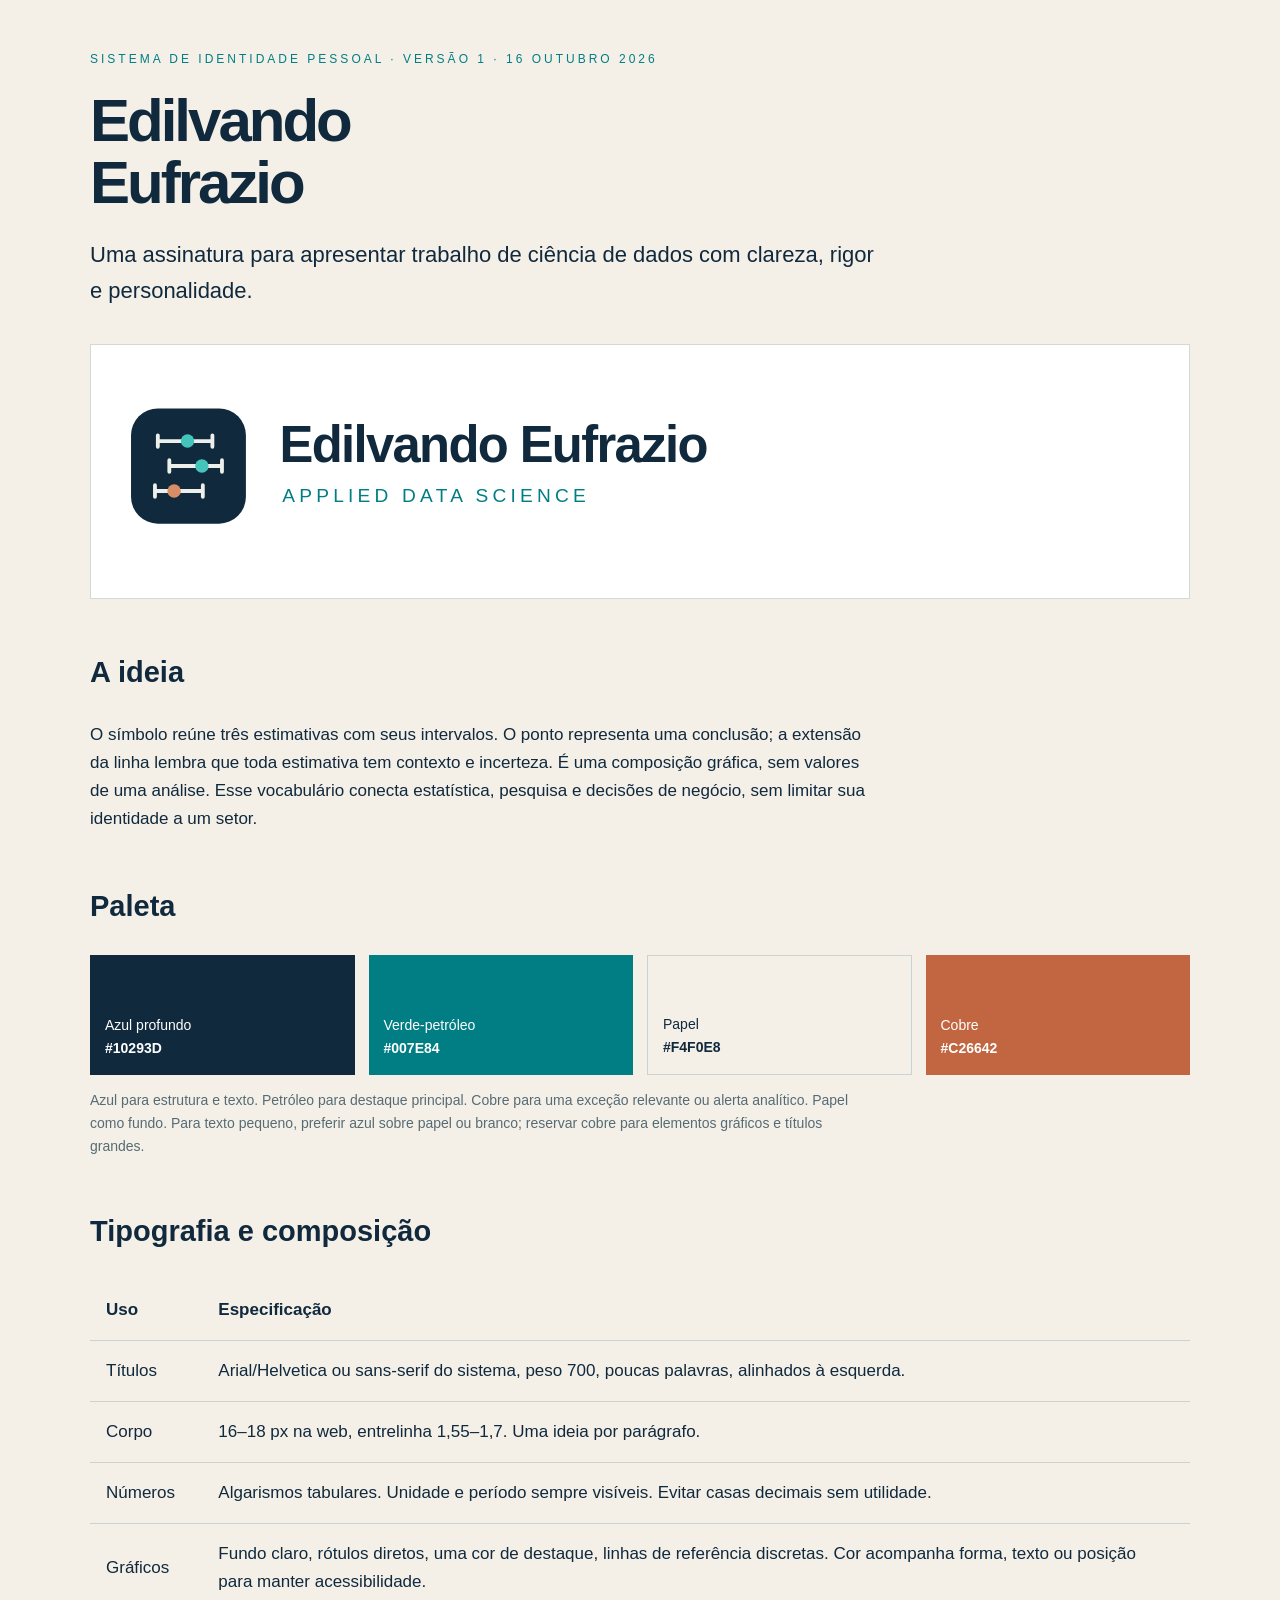
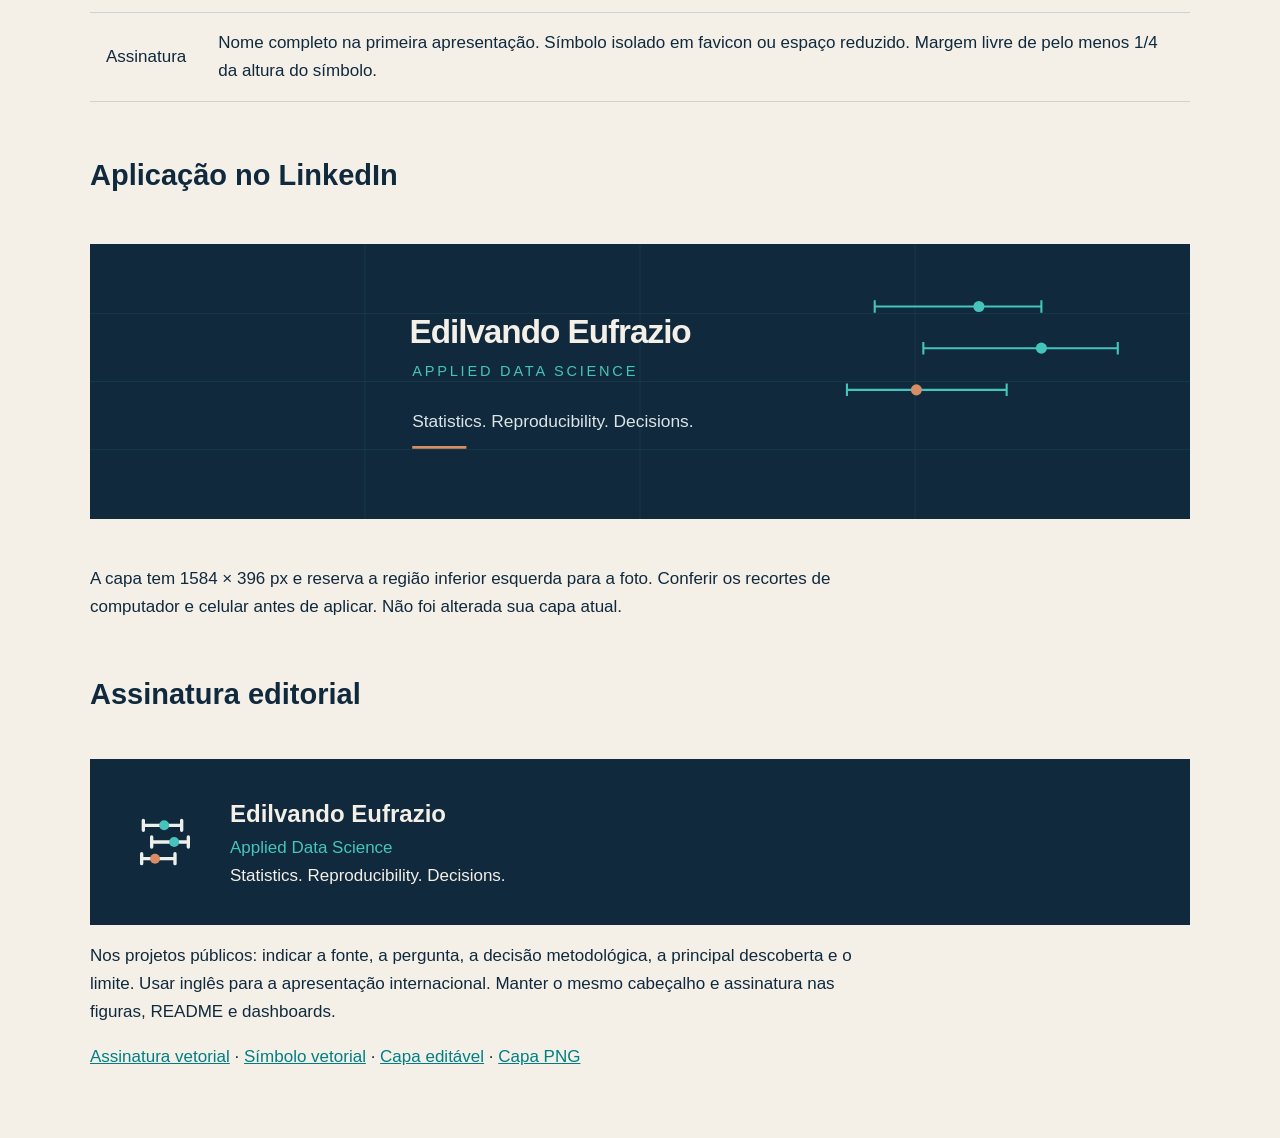
<file: brand/Guia_visual.html>
<!doctype html><html lang="pt-BR"><meta charset="utf-8"><meta name="viewport" content="width=device-width,initial-scale=1"><title>Identidade visual — Edilvando Eufrazio</title><style>*{box-sizing:border-box}body{margin:0;background:#F4F0E8;color:#10293D;font:17px/1.65 Arial,Helvetica,sans-serif}main{max-width:1160px;padding:50px 30px;margin:auto}.overline{text-transform:uppercase;letter-spacing:3px;font-size:12px;color:#007E84}h1{font-size:60px;line-height:1.04;letter-spacing:-3px;margin:20px 0}h2{margin-top:50px;font-size:29px}p{max-width:790px}.lockup{background:white;padding:50px 40px;margin:35px 0;border:1px solid #d3d9d6}.lockup img{width:100%;max-width:900px}.palette{display:grid;grid-template-columns:repeat(4,1fr);gap:14px}.swatch{height:120px;padding:15px;display:flex;flex-direction:column;justify-content:flex-end;font-size:14px}.signature{background:#10293D;color:#F4F0E8;padding:35px;margin-top:40px;display:flex;gap:25px;align-items:center}.signature img{width:80px}a{color:#007E84}.banner{width:100%;margin:20px 0}table{border-collapse:collapse;width:100%}th,td{padding:16px;border-bottom:1px solid #cbd2d0;text-align:left}.intro{font-size:22px}.note{font-size:14px;color:#566b74}code{font-size:15px}@media(max-width:650px){h1{font-size:40px}.palette{grid-template-columns:1fr 1fr}.lockup{padding:20px}.signature{padding:20px;gap:15px}}</style><main><div class="overline">Sistema de identidade pessoal · versão 1 · 16 outubro 2026</div><h1>Edilvando<br>Eufrazio</h1><p class="intro">Uma assinatura para apresentar trabalho de ciência de dados com clareza, rigor e personalidade.</p><div class="lockup"><img src="assinatura.svg" alt="Assinatura Edilvando Eufrazio, Applied Data Science"></div><h2>A ideia</h2><p>O símbolo reúne três estimativas com seus intervalos. O ponto representa uma conclusão; a extensão da linha lembra que toda estimativa tem contexto e incerteza. É uma composição gráfica, sem valores de uma análise. Esse vocabulário conecta estatística, pesquisa e decisões de negócio, sem limitar sua identidade a um setor.</p><h2>Paleta</h2><div class="palette"><div class="swatch" style="background:#10293D;color:white">Azul profundo<br><b>#10293D</b></div><div class="swatch" style="background:#007E84;color:white">Verde-petróleo<br><b>#007E84</b></div><div class="swatch" style="background:#F4F0E8;border:1px solid #cbd2d0">Papel<br><b>#F4F0E8</b></div><div class="swatch" style="background:#C26642;color:white">Cobre<br><b>#C26642</b></div></div><p class="note">Azul para estrutura e texto. Petróleo para destaque principal. Cobre para uma exceção relevante ou alerta analítico. Papel como fundo. Para texto pequeno, preferir azul sobre papel ou branco; reservar cobre para elementos gráficos e títulos grandes.</p><h2>Tipografia e composição</h2><table><tr><th>Uso</th><th>Especificação</th></tr><tr><td>Títulos</td><td>Arial/Helvetica ou sans-serif do sistema, peso 700, poucas palavras, alinhados à esquerda.</td></tr><tr><td>Corpo</td><td>16–18 px na web, entrelinha 1,55–1,7. Uma ideia por parágrafo.</td></tr><tr><td>Números</td><td>Algarismos tabulares. Unidade e período sempre visíveis. Evitar casas decimais sem utilidade.</td></tr><tr><td>Gráficos</td><td>Fundo claro, rótulos diretos, uma cor de destaque, linhas de referência discretas. Cor acompanha forma, texto ou posição para manter acessibilidade.</td></tr><tr><td>Assinatura</td><td>Nome completo na primeira apresentação. Símbolo isolado em favicon ou espaço reduzido. Margem livre de pelo menos 1/4 da altura do símbolo.</td></tr></table><h2>Aplicação no LinkedIn</h2><img class="banner" src="capa_linkedin.svg" alt="Capa LinkedIn com nome, assinatura Applied Data Science e três intervalos abstratos"><p>A capa tem 1584 × 396 px e reserva a região inferior esquerda para a foto. Conferir os recortes de computador e celular antes de aplicar. Não foi alterada sua capa atual.</p><h2>Assinatura editorial</h2><div class="signature"><img src="simbolo.svg" alt="Símbolo pessoal"><div><strong style="font-size:24px">Edilvando Eufrazio</strong><br><span style="color:#45C4BB">Applied Data Science</span><br>Statistics. Reproducibility. Decisions.</div></div><p>Nos projetos públicos: indicar a fonte, a pergunta, a decisão metodológica, a principal descoberta e o limite. Usar inglês para a apresentação internacional. Manter o mesmo cabeçalho e assinatura nas figuras, README e dashboards.</p><p><a href="assinatura.svg">Assinatura vetorial</a> · <a href="simbolo.svg">Símbolo vetorial</a> · <a href="capa_linkedin.svg">Capa editável</a> · <a href="capa_linkedin.png">Capa PNG</a></p></main></html>
</file>
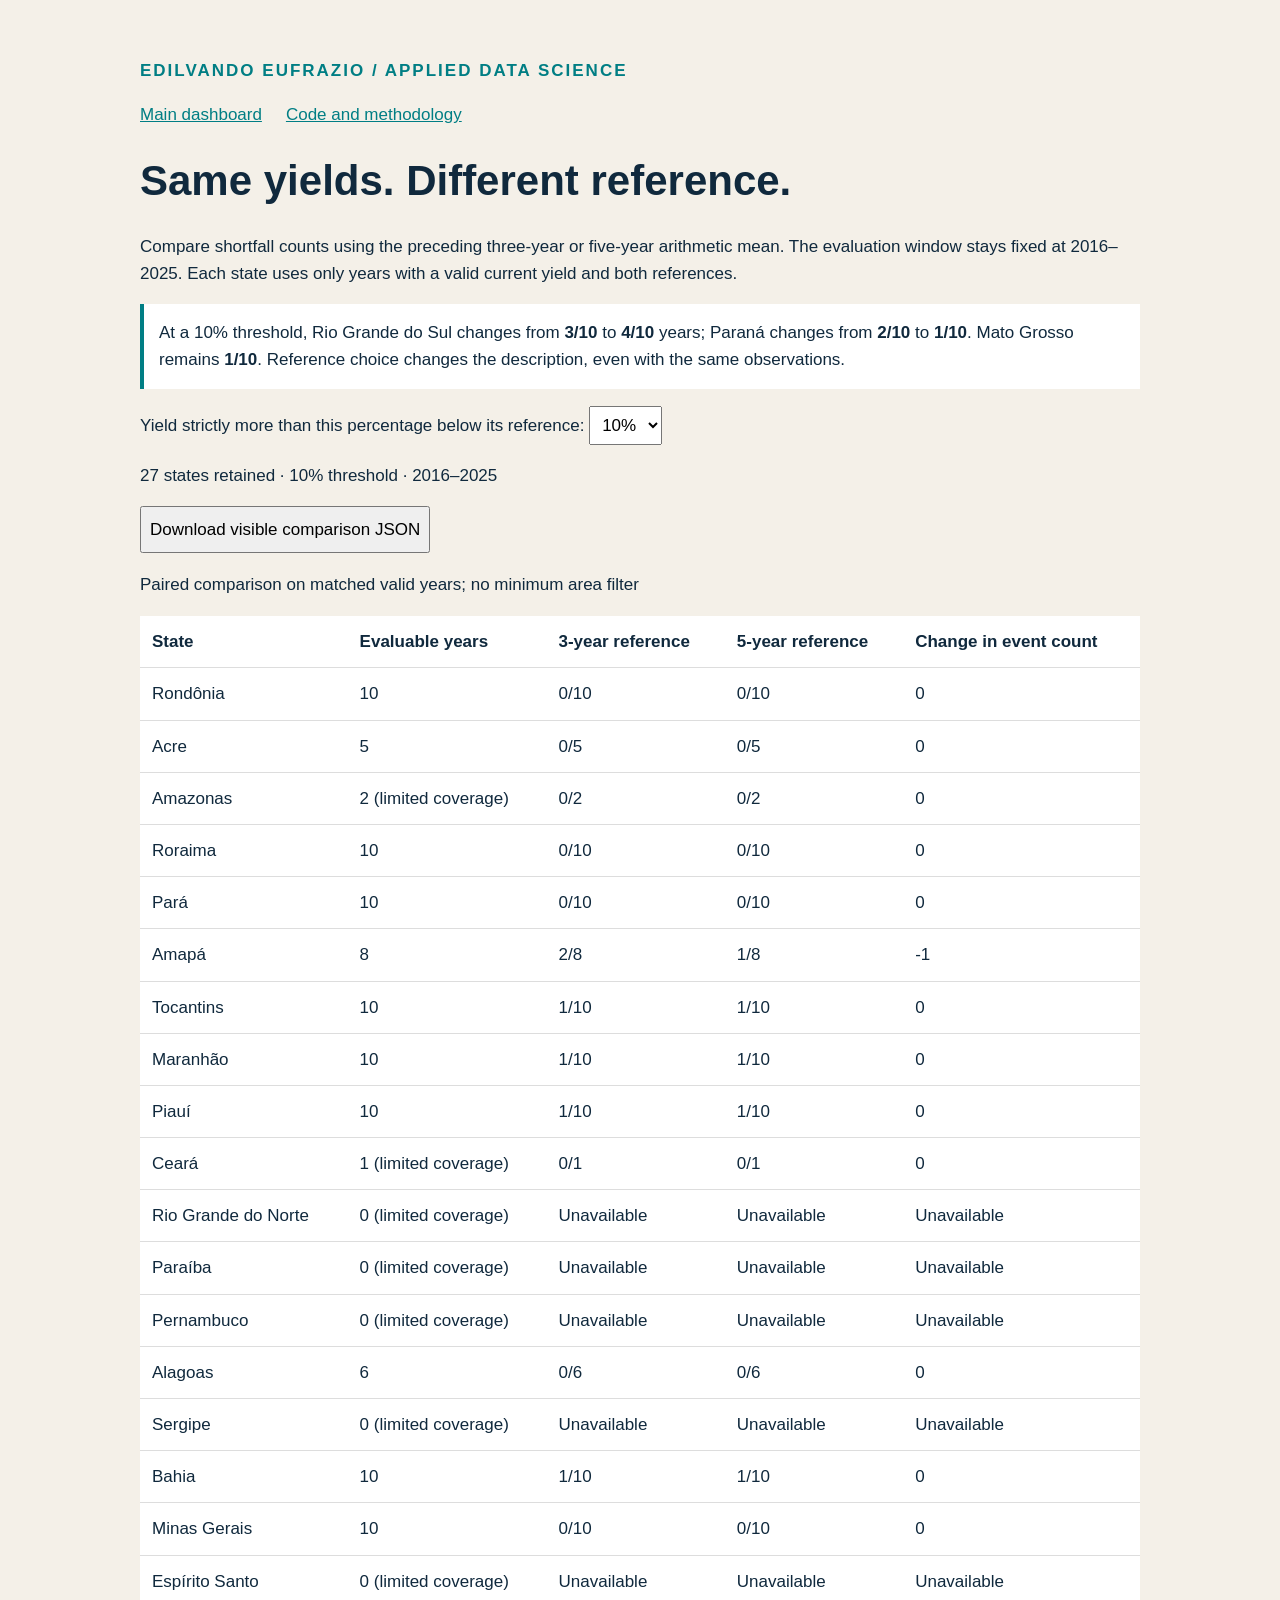
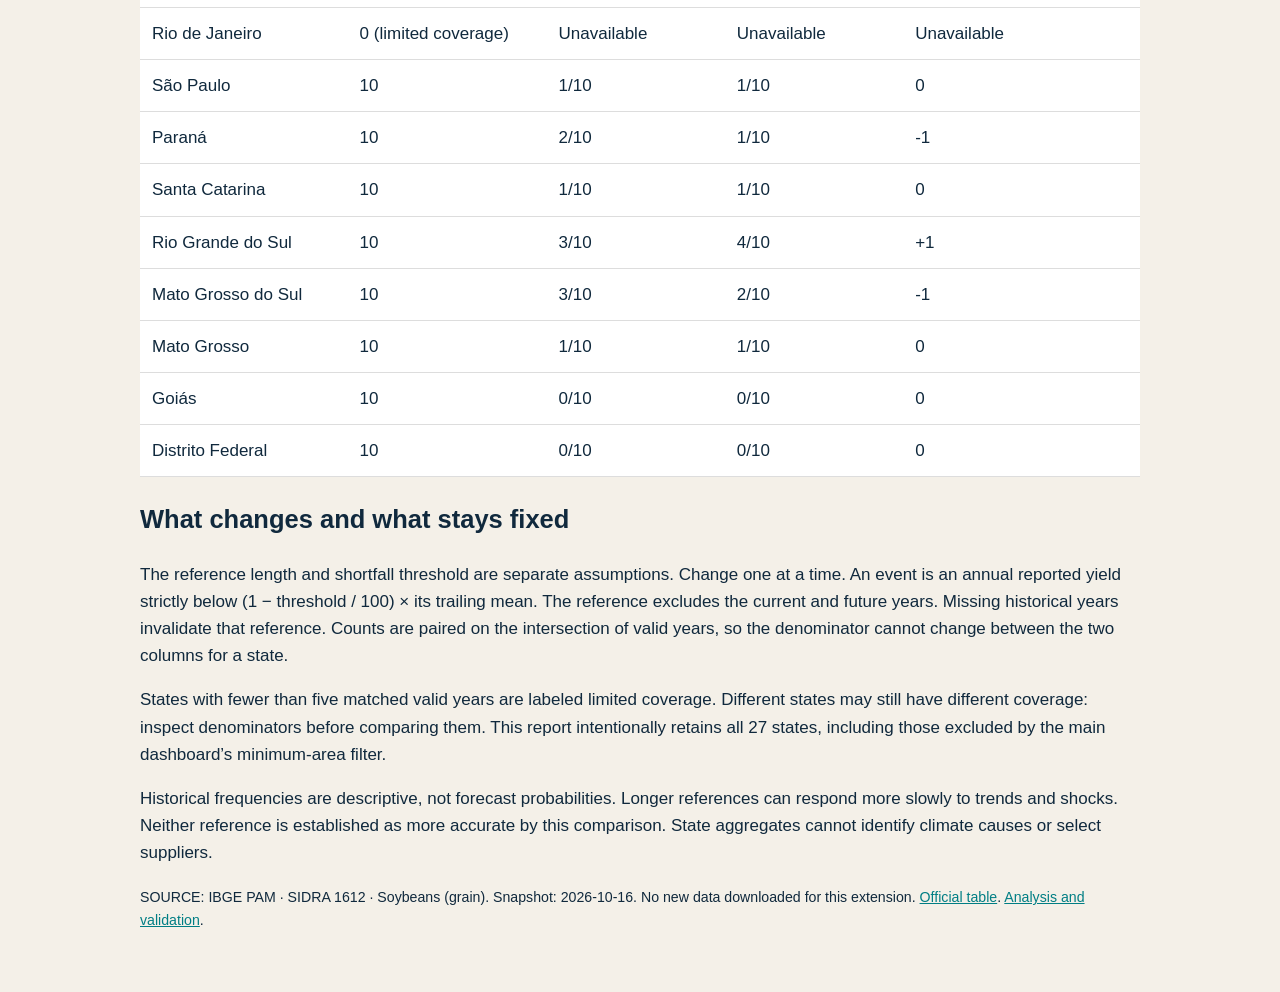
<file: docs/sensitivity.html>
<!doctype html><html lang="en"><meta charset="utf-8">
<meta name="viewport" content="width=device-width,initial-scale=1">
<title>How sensitive is a shortfall count? — Edilvando Eufrazio</title>
<style>body{margin:0;background:#F4F0E8;color:#10293D;font:17px/1.6 Arial,Helvetica,sans-serif}main{max-width:1000px;margin:auto;padding:40px 24px}h1{font-size:42px;line-height:1.15}a{color:#007E84}table{border-collapse:collapse;width:100%;background:white}th,td{padding:12px;border-bottom:1px solid #ddd;text-align:left}select{font:inherit;padding:8px}small{display:block;margin:20px 0}.table{overflow:auto}.badge{color:#007E84;font-weight:bold;letter-spacing:2px}.note{border-left:4px solid #007E84;padding:15px;background:white}caption{text-align:left;padding:18px 0}button{font:inherit;padding:8px;cursor:pointer}nav{display:flex;gap:24px;flex-wrap:wrap}</style>
<main><p class="badge">EDILVANDO EUFRAZIO / APPLIED DATA SCIENCE</p>
<nav><a href="index.html">Main dashboard</a><a href="https://github.com/edilvandopereira-dot/crop-yield-risk-explorer">Code and methodology</a></nav>
<h1>Same yields. Different reference.</h1>
<p>Compare shortfall counts using the preceding three-year or five-year arithmetic mean. The evaluation window stays fixed at 2016–2025. Each state uses only years with a valid current yield and both references.</p>
<p class="note">At a 10% threshold, Rio Grande do Sul changes from <strong>3/10</strong> to <strong>4/10</strong> years; Paraná changes from <strong>2/10</strong> to <strong>1/10</strong>. Mato Grosso remains <strong>1/10</strong>. Reference choice changes the description, even with the same observations.</p>
<label for="threshold">Yield strictly more than this percentage below its reference:</label>
<select id="threshold"><option value="5">5%</option><option value="10" selected>10%</option><option value="15">15%</option><option value="20">20%</option></select>
<p id="summary" role="status"></p><button id="download">Download visible comparison JSON</button>
<div class="table"><table><caption>Paired comparison on matched valid years; no minimum area filter</caption><thead><tr><th>State</th><th>Evaluable years</th><th>3-year reference</th><th>5-year reference</th><th>Change in event count</th></tr></thead><tbody id="rows"></tbody></table></div>
<h2>What changes and what stays fixed</h2><p>The reference length and shortfall threshold are separate assumptions. Change one at a time. An event is an annual reported yield strictly below (1 − threshold / 100) × its trailing mean. The reference excludes the current and future years. Missing historical years invalidate that reference. Counts are paired on the intersection of valid years, so the denominator cannot change between the two columns for a state.</p>
<p>States with fewer than five matched valid years are labeled limited coverage. Different states may still have different coverage: inspect denominators before comparing them. This report intentionally retains all 27 states, including those excluded by the main dashboard’s minimum-area filter.</p>
<p>Historical frequencies are descriptive, not forecast probabilities. Longer references can respond more slowly to trends and shocks. Neither reference is established as more accurate by this comparison. State aggregates cannot identify climate causes or select suppliers.</p>
<small>SOURCE: IBGE PAM · SIDRA 1612 · Soybeans (grain). Snapshot: 2026-10-16. No new data downloaded for this extension. <a href="https://sidra.ibge.gov.br/tabela/1612">Official table</a>. <a href="https://github.com/edilvandopereira-dot/crop-yield-risk-explorer/blob/main/analysis/sensitivity_2026-10-20.md">Analysis and validation</a>.</small>
<script>const data=[{"state_id": "11", "state": "Rondônia", "n_common": 10, "counts": {"3": {"5": 0, "10": 0, "15": 0, "20": 0}, "5": {"5": 0, "10": 0, "15": 0, "20": 0}}}, {"state_id": "12", "state": "Acre", "n_common": 5, "counts": {"3": {"5": 0, "10": 0, "15": 0, "20": 0}, "5": {"5": 0, "10": 0, "15": 0, "20": 0}}}, {"state_id": "13", "state": "Amazonas", "n_common": 2, "counts": {"3": {"5": 0, "10": 0, "15": 0, "20": 0}, "5": {"5": 0, "10": 0, "15": 0, "20": 0}}}, {"state_id": "14", "state": "Roraima", "n_common": 10, "counts": {"3": {"5": 0, "10": 0, "15": 0, "20": 0}, "5": {"5": 1, "10": 0, "15": 0, "20": 0}}}, {"state_id": "15", "state": "Pará", "n_common": 10, "counts": {"3": {"5": 1, "10": 0, "15": 0, "20": 0}, "5": {"5": 0, "10": 0, "15": 0, "20": 0}}}, {"state_id": "16", "state": "Amapá", "n_common": 8, "counts": {"3": {"5": 2, "10": 2, "15": 1, "20": 0}, "5": {"5": 2, "10": 1, "15": 0, "20": 0}}}, {"state_id": "17", "state": "Tocantins", "n_common": 10, "counts": {"3": {"5": 1, "10": 1, "15": 1, "20": 1}, "5": {"5": 1, "10": 1, "15": 1, "20": 1}}}, {"state_id": "21", "state": "Maranhão", "n_common": 10, "counts": {"3": {"5": 1, "10": 1, "15": 1, "20": 1}, "5": {"5": 1, "10": 1, "15": 1, "20": 1}}}, {"state_id": "22", "state": "Piauí", "n_common": 10, "counts": {"3": {"5": 2, "10": 1, "15": 1, "20": 1}, "5": {"5": 1, "10": 1, "15": 1, "20": 1}}}, {"state_id": "23", "state": "Ceará", "n_common": 1, "counts": {"3": {"5": 0, "10": 0, "15": 0, "20": 0}, "5": {"5": 0, "10": 0, "15": 0, "20": 0}}}, {"state_id": "24", "state": "Rio Grande do Norte", "n_common": 0, "counts": {"3": {"5": 0, "10": 0, "15": 0, "20": 0}, "5": {"5": 0, "10": 0, "15": 0, "20": 0}}}, {"state_id": "25", "state": "Paraíba", "n_common": 0, "counts": {"3": {"5": 0, "10": 0, "15": 0, "20": 0}, "5": {"5": 0, "10": 0, "15": 0, "20": 0}}}, {"state_id": "26", "state": "Pernambuco", "n_common": 0, "counts": {"3": {"5": 0, "10": 0, "15": 0, "20": 0}, "5": {"5": 0, "10": 0, "15": 0, "20": 0}}}, {"state_id": "27", "state": "Alagoas", "n_common": 6, "counts": {"3": {"5": 1, "10": 0, "15": 0, "20": 0}, "5": {"5": 1, "10": 0, "15": 0, "20": 0}}}, {"state_id": "28", "state": "Sergipe", "n_common": 0, "counts": {"3": {"5": 0, "10": 0, "15": 0, "20": 0}, "5": {"5": 0, "10": 0, "15": 0, "20": 0}}}, {"state_id": "29", "state": "Bahia", "n_common": 10, "counts": {"3": {"5": 1, "10": 1, "15": 1, "20": 0}, "5": {"5": 1, "10": 1, "15": 1, "20": 1}}}, {"state_id": "31", "state": "Minas Gerais", "n_common": 10, "counts": {"3": {"5": 2, "10": 0, "15": 0, "20": 0}, "5": {"5": 1, "10": 0, "15": 0, "20": 0}}}, {"state_id": "32", "state": "Espírito Santo", "n_common": 0, "counts": {"3": {"5": 0, "10": 0, "15": 0, "20": 0}, "5": {"5": 0, "10": 0, "15": 0, "20": 0}}}, {"state_id": "33", "state": "Rio de Janeiro", "n_common": 0, "counts": {"3": {"5": 0, "10": 0, "15": 0, "20": 0}, "5": {"5": 0, "10": 0, "15": 0, "20": 0}}}, {"state_id": "35", "state": "São Paulo", "n_common": 10, "counts": {"3": {"5": 2, "10": 1, "15": 1, "20": 1}, "5": {"5": 1, "10": 1, "15": 1, "20": 1}}}, {"state_id": "41", "state": "Paraná", "n_common": 10, "counts": {"3": {"5": 2, "10": 2, "15": 1, "20": 1}, "5": {"5": 2, "10": 1, "15": 1, "20": 1}}}, {"state_id": "42", "state": "Santa Catarina", "n_common": 10, "counts": {"3": {"5": 1, "10": 1, "15": 1, "20": 0}, "5": {"5": 1, "10": 1, "15": 1, "20": 0}}}, {"state_id": "43", "state": "Rio Grande do Sul", "n_common": 10, "counts": {"3": {"5": 3, "10": 3, "15": 2, "20": 2}, "5": {"5": 4, "10": 4, "15": 3, "20": 3}}}, {"state_id": "50", "state": "Mato Grosso do Sul", "n_common": 10, "counts": {"3": {"5": 3, "10": 3, "15": 1, "20": 1}, "5": {"5": 3, "10": 2, "15": 1, "20": 1}}}, {"state_id": "51", "state": "Mato Grosso", "n_common": 10, "counts": {"3": {"5": 2, "10": 1, "15": 0, "20": 0}, "5": {"5": 2, "10": 1, "15": 0, "20": 0}}}, {"state_id": "52", "state": "Goiás", "n_common": 10, "counts": {"3": {"5": 1, "10": 0, "15": 0, "20": 0}, "5": {"5": 0, "10": 0, "15": 0, "20": 0}}}, {"state_id": "53", "state": "Distrito Federal", "n_common": 10, "counts": {"3": {"5": 2, "10": 0, "15": 0, "20": 0}, "5": {"5": 1, "10": 0, "15": 0, "20": 0}}}];const choice=document.getElementById('threshold');function visible(){return data.map(r=>({state:r.state,evaluable_years:r.n_common,threshold_pct:Number(choice.value),three_year_events:r.n_common?r.counts['3'][choice.value]:null,five_year_events:r.n_common?r.counts['5'][choice.value]:null}));}function render(){const values=visible();document.getElementById('rows').replaceChildren(...values.map(r=>{const tr=document.createElement('tr');const delta=r.evaluable_years?r.five_year_events-r.three_year_events:null;[r.state,r.evaluable_years+(r.evaluable_years<5?' (limited coverage)':''),r.evaluable_years?r.three_year_events+'/'+r.evaluable_years:'Unavailable',r.evaluable_years?r.five_year_events+'/'+r.evaluable_years:'Unavailable',delta===null?'Unavailable':(delta>0?'+':'')+delta].forEach(v=>{const td=document.createElement('td');td.textContent=v;tr.append(td)});return tr}));document.getElementById('summary').textContent='27 states retained · '+choice.value+'% threshold · 2016–2025';}choice.addEventListener('change',render);document.getElementById('download').addEventListener('click',()=>{const a=document.createElement('a');a.href=URL.createObjectURL(new Blob([JSON.stringify({source:'IBGE PAM SIDRA 1612',snapshot:'2026-10-16',evaluation:'2016–2025',reference_years:[3,5],comparison:visible()},null,2)],{type:'application/json'}));a.download='soybean-sensitivity-'+choice.value+'pct.json';a.click();URL.revokeObjectURL(a.href)});render();</script></main></html>
</file>
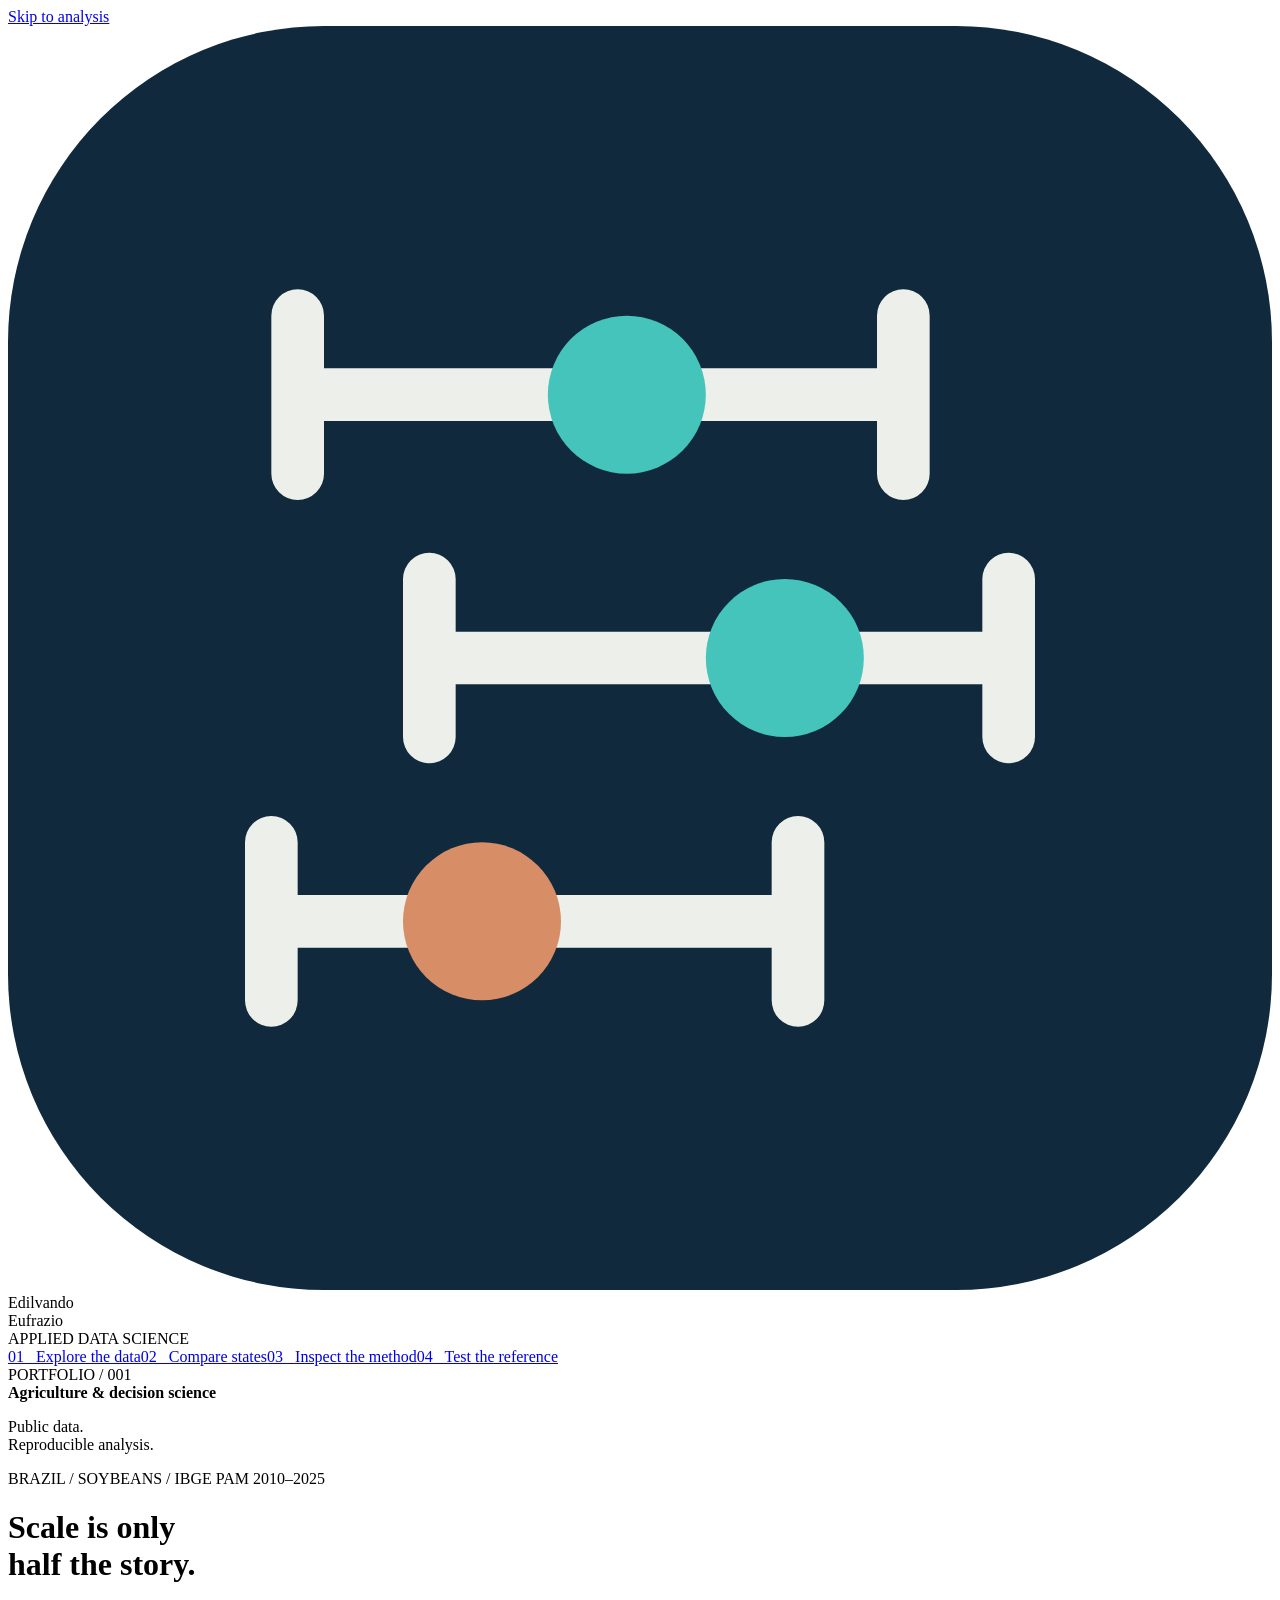
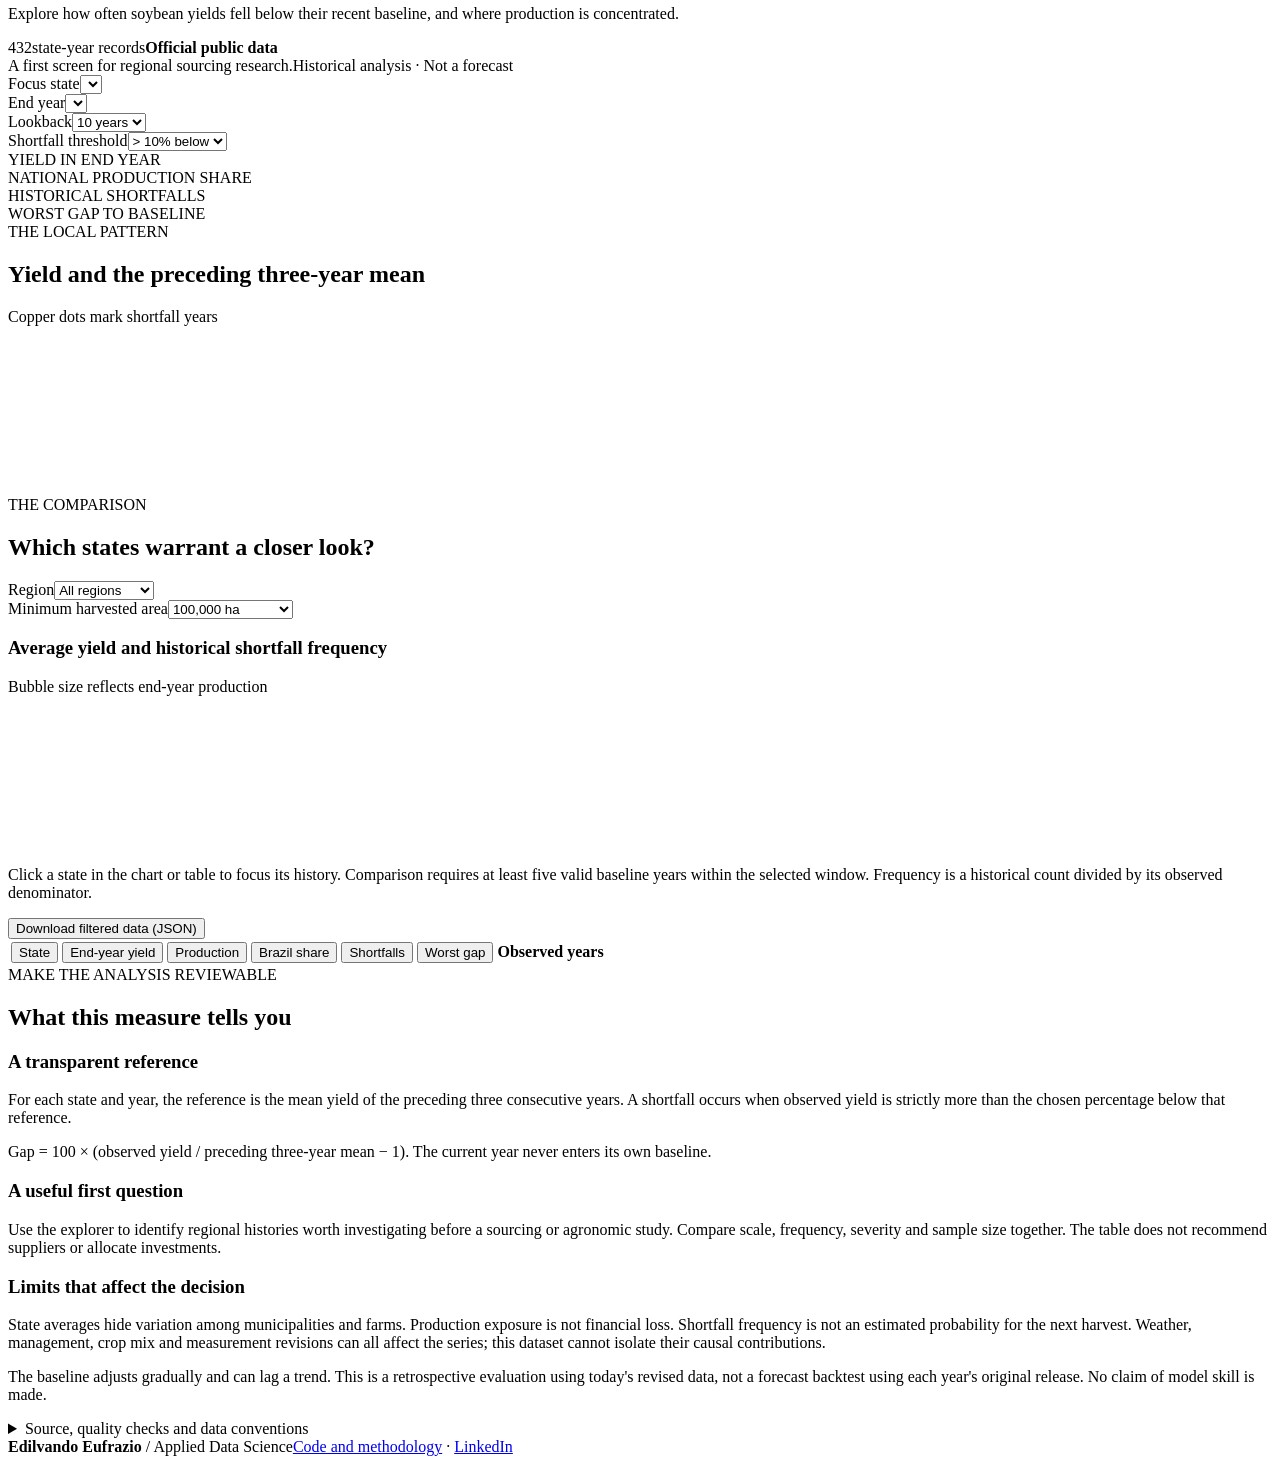
<file: web/template.html>
<!doctype html><html lang="en"><head><meta charset="utf-8"><meta name="viewport" content="width=device-width,initial-scale=1"><meta name="description" content="Explore Brazilian soybean yield shortfalls using official IBGE data, transparent SQL baselines and reproducible validation."><title>Crop Yield Risk Explorer — Edilvando Eufrazio</title><meta property="og:type" content="website"><meta property="og:title" content="Crop Yield Risk Explorer — Edilvando Eufrazio"><meta property="og:description" content="Explore Brazilian soybean production and historical yield shortfalls using official IBGE data and reproducible Python/SQL."><meta property="og:url" content="https://edilvandopereira-dot.github.io/crop-yield-risk-explorer/"><meta property="og:image" content="https://edilvandopereira-dot.github.io/crop-yield-risk-explorer/social-preview.png"><meta name="twitter:card" content="summary_large_image"><link rel="icon" href="favicon.svg" type="image/svg+xml"><style>__STYLE__</style></head><body><a class="skip" href="#explore">Skip to analysis</a><div class="shell"><aside class="rail"><div class="brandmark" aria-hidden="true"><svg viewBox="0 0 96 96"><rect width="96" height="96" rx="24" fill="#10293D"/><g stroke="#EDEFEA" stroke-width="4" stroke-linecap="round"><path d="M22 28H68M22 22V34M68 22V34M32 48H76M32 42V54M76 42V54M20 68H60M20 62V74M60 62V74"/></g><g fill="#45C4BB"><circle cx="47" cy="28" r="6"/><circle cx="59" cy="48" r="6"/></g><circle cx="36" cy="68" r="6" fill="#D78D65"/></svg></div><div class="brandname">Edilvando<br>Eufrazio</div><div class="brandrole">APPLIED DATA SCIENCE</div><nav><a href="#explore" class="active">01 &nbsp; Explore the data</a><a href="#compare">02 &nbsp; Compare states</a><a href="#method">03 &nbsp; Inspect the method</a><a href="sensitivity.html">04 &nbsp; Test the reference</a></nav><div class="railnote">PORTFOLIO / 001<br><strong>Agriculture &amp; decision science</strong><p>Public data.<br>Reproducible analysis.</p></div></aside><main><header><div class="eyebrow">BRAZIL / SOYBEANS / IBGE PAM 2010–2025</div><div class="hero"><div><h1>Scale is only<br>half the story.</h1><p class="lede">Explore how often soybean yields fell below their recent baseline, and where production is concentrated.</p></div><div class="stamp">432<span>state-year records</span><b>Official public data</b></div></div><div class="introline"><span>A first screen for regional sourcing research.</span><span class="pill">Historical analysis · Not a forecast</span></div></header><section class="controls" id="explore" aria-label="Analysis controls"><div class="control"><label for="state">Focus state</label><select id="state"></select></div><div class="control"><label for="endYear">End year</label><select id="endYear"></select></div><div class="control"><label for="window">Lookback</label><select id="window"><option value="10" selected>10 years</option><option value="5">5 years</option><option value="13">13 years</option></select></div><div class="control"><label for="threshold">Shortfall threshold</label><select id="threshold"><option value="5">&gt; 5% below</option><option value="10" selected>&gt; 10% below</option><option value="15">&gt; 15% below</option><option value="20">&gt; 20% below</option></select></div></section><div class="period" id="period"></div><section class="kpis" aria-label="Selected state indicators"><article><div class="label">YIELD IN END YEAR</div><div class="number" id="yield"></div><div class="caption" id="yieldNote"></div></article><article><div class="label">NATIONAL PRODUCTION SHARE</div><div class="number" id="share"></div><div class="caption" id="productionNote"></div></article><article><div class="label">HISTORICAL SHORTFALLS</div><div class="number copper" id="frequency"></div><div class="caption" id="frequencyNote"></div></article><article><div class="label">WORST GAP TO BASELINE</div><div class="number" id="worst"></div><div class="caption" id="worstNote"></div></article></section><section class="chartcard"><div class="charthead"><div><div class="eyebrow">THE LOCAL PATTERN</div><h2 id="trendTitle">Yield and the preceding three-year mean</h2></div><span class="legendnote">Copper dots mark shortfall years</span></div><div class="chart tall"><canvas id="trend" aria-label="Selected state yield and historical baseline" role="img"></canvas></div><p class="chartnote" id="trendNote"></p><div class="insight" id="insight" aria-live="polite"></div></section><section id="compare"><div class="sectionhead"><div><div class="eyebrow">THE COMPARISON</div><h2>Which states warrant a closer look?</h2></div><div class="comparecontrols"><div class="control"><label for="region">Region</label><select id="region"><option value="all">All regions</option><option>Central-West</option><option>South</option><option>Southeast</option><option>Northeast</option><option>North</option></select></div><div class="control"><label for="minArea">Minimum harvested area</label><select id="minArea"><option value="0">Any positive area</option><option value="100000" selected>100,000 ha</option><option value="500000">500,000 ha</option><option value="1000000">1 million ha</option></select></div></div></div><div class="chartcard"><div class="charthead"><h3>Average yield and historical shortfall frequency</h3><span class="legendnote">Bubble size reflects end-year production</span></div><div class="chart"><canvas id="scatter" aria-label="States by average yield and shortfall frequency" role="img"></canvas></div><p class="chartnote">Click a state in the chart or table to focus its history. Comparison requires at least five valid baseline years within the selected window. Frequency is a historical count divided by its observed denominator.</p></div><div class="tablecard"><div class="tablehead"><p id="tableCaption"></p><button id="download">Download filtered data (JSON)</button></div><div class="scroll"><table><thead><tr><th><button data-sort="state">State</button></th><th><button data-sort="yield">End-year yield</button></th><th><button data-sort="production">Production</button></th><th><button data-sort="share">Brazil share</button></th><th><button data-sort="frequency">Shortfalls</button></th><th><button data-sort="worst">Worst gap</button></th><th>Observed years</th></tr></thead><tbody id="rows"></tbody></table></div></div></section><section class="method" id="method"><div class="eyebrow">MAKE THE ANALYSIS REVIEWABLE</div><h2>What this measure tells you</h2><div class="methodgrid"><div><h3>A transparent reference</h3><p>For each state and year, the reference is the mean yield of the preceding three consecutive years. A shortfall occurs when observed yield is strictly more than the chosen percentage below that reference.</p><p>Gap = 100 × (observed yield / preceding three-year mean − 1). The current year never enters its own baseline.</p><h3>A useful first question</h3><p>Use the explorer to identify regional histories worth investigating before a sourcing or agronomic study. Compare scale, frequency, severity and sample size together. The table does not recommend suppliers or allocate investments.</p></div><div><h3>Limits that affect the decision</h3><p>State averages hide variation among municipalities and farms. Production exposure is not financial loss. Shortfall frequency is not an estimated probability for the next harvest. Weather, management, crop mix and measurement revisions can all affect the series; this dataset cannot isolate their causal contributions.</p><p>The baseline adjusts gradually and can lag a trend. This is a retrospective evaluation using today's revised data, not a forecast backtest using each year's original release. No claim of model skill is made.</p></div></div><details><summary>Source, quality checks and data conventions</summary><p>Source: IBGE Municipal Agricultural Production (PAM), SIDRA table 1612, category 2713 (soybeans, grain), annual data, Brazil and 27 states, 2010–2025. Yield is reported in kg/ha and displayed in t/ha. Production is in tonnes; areas are in hectares.</p><p>The pipeline checks source hashes, unique state-year-variable keys, the complete grid, state sums against the national totals, and yield against production/harvested area with a 2 kg/ha rounding tolerance. The source values are retained alongside the transformed values.</p><p>SIDRA “-” denotes absolute zero. “...” means unavailable, “..” not applicable and “X” withheld. A yield with no harvested area is undefined and is excluded, not imputed. A rolling baseline requires three observed consecutive years.</p><p id="sourceDate"></p><p><a href="https://sidra.ibge.gov.br/tabela/1612" target="_blank" rel="noopener">Open the IBGE source table</a> · <a href="https://servicodados.ibge.gov.br/api/docs/agregados?versao=3" target="_blank" rel="noopener">API documentation</a></p><p>Independent personal portfolio project by Edilvando Eufrazio. Built with AI-assisted implementation and manual analytical review. No institutional endorsement or nonpublic research data is implied.</p></details></section><footer><span><strong>Edilvando Eufrazio</strong> / Applied Data Science</span><span><a href="https://github.com/edilvandopereira-dot/crop-yield-risk-explorer" target="_blank" rel="noopener">Code and methodology</a> · <a href="https://www.linkedin.com/in/edilvando-eufrazio-49b63417/" target="_blank" rel="noopener">LinkedIn</a></span></footer></main></div><script>__CHARTJS__</script><script>const DATA=__DATA__;</script><script>__APP__</script></body></html>
</file>
